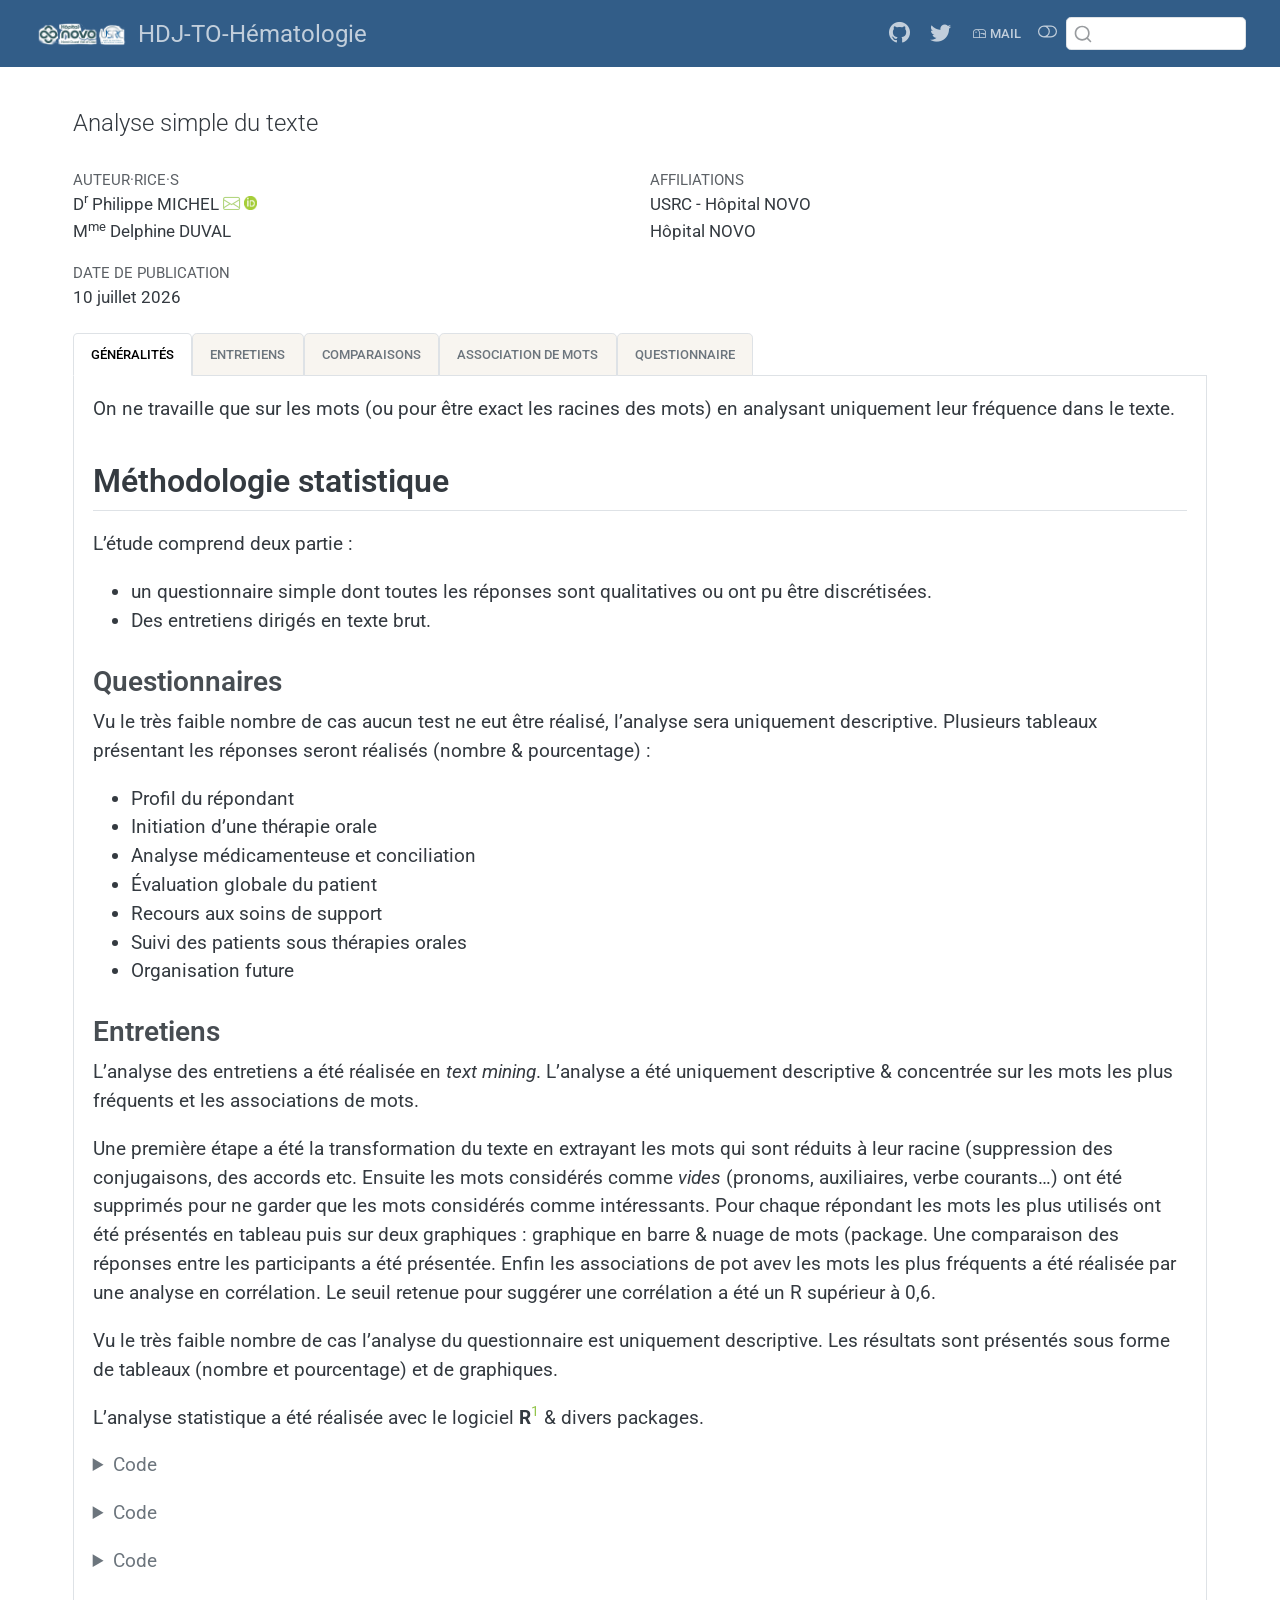
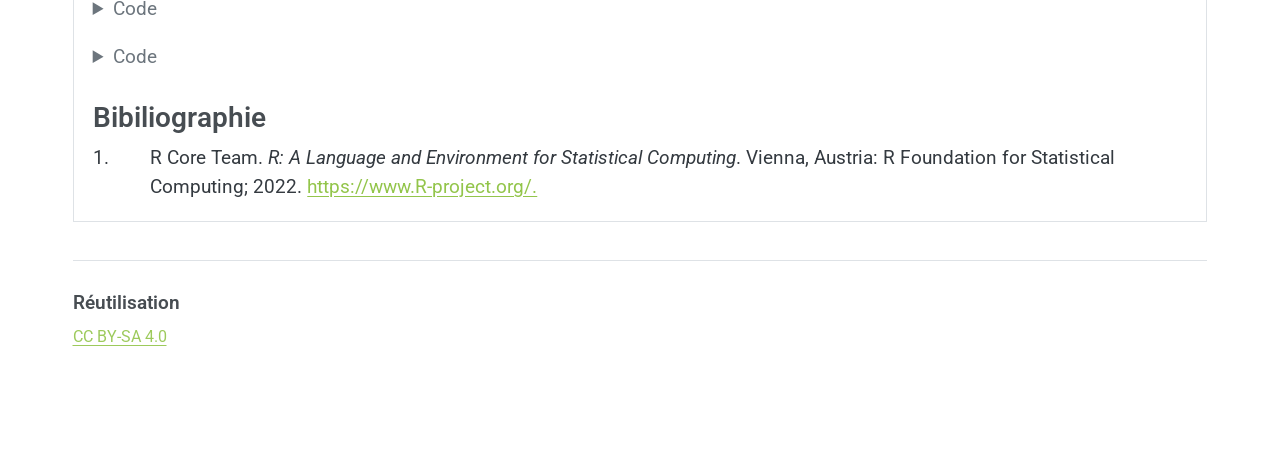
<file: docs/index.html>
<!DOCTYPE html>
<html xmlns="http://www.w3.org/1999/xhtml" lang="fr" xml:lang="fr"><head>

<meta charset="utf-8">
<meta name="generator" content="quarto-1.8.25">

<meta name="viewport" content="width=device-width, initial-scale=1.0, user-scalable=yes">

<meta name="author" content="Dr Philippe MICHEL">
<meta name="author" content="Mme Delphine DUVAL">

<title>HDJ-TO-Hématologie</title>
<style>
code{white-space: pre-wrap;}
span.smallcaps{font-variant: small-caps;}
div.columns{display: flex; gap: min(4vw, 1.5em);}
div.column{flex: auto; overflow-x: auto;}
div.hanging-indent{margin-left: 1.5em; text-indent: -1.5em;}
ul.task-list{list-style: none;}
ul.task-list li input[type="checkbox"] {
  width: 0.8em;
  margin: 0 0.8em 0.2em -1em; /* quarto-specific, see https://github.com/quarto-dev/quarto-cli/issues/4556 */ 
  vertical-align: middle;
}
/* CSS for syntax highlighting */
html { -webkit-text-size-adjust: 100%; }
pre > code.sourceCode { white-space: pre; position: relative; }
pre > code.sourceCode > span { display: inline-block; line-height: 1.25; }
pre > code.sourceCode > span:empty { height: 1.2em; }
.sourceCode { overflow: visible; }
code.sourceCode > span { color: inherit; text-decoration: inherit; }
div.sourceCode { margin: 1em 0; }
pre.sourceCode { margin: 0; }
@media screen {
div.sourceCode { overflow: auto; }
}
@media print {
pre > code.sourceCode { white-space: pre-wrap; }
pre > code.sourceCode > span { text-indent: -5em; padding-left: 5em; }
}
pre.numberSource code
  { counter-reset: source-line 0; }
pre.numberSource code > span
  { position: relative; left: -4em; counter-increment: source-line; }
pre.numberSource code > span > a:first-child::before
  { content: counter(source-line);
    position: relative; left: -1em; text-align: right; vertical-align: baseline;
    border: none; display: inline-block;
    -webkit-touch-callout: none; -webkit-user-select: none;
    -khtml-user-select: none; -moz-user-select: none;
    -ms-user-select: none; user-select: none;
    padding: 0 4px; width: 4em;
  }
pre.numberSource { margin-left: 3em;  padding-left: 4px; }
div.sourceCode
  {   }
@media screen {
pre > code.sourceCode > span > a:first-child::before { text-decoration: underline; }
}
/* CSS for citations */
div.csl-bib-body { }
div.csl-entry {
  clear: both;
}
.hanging-indent div.csl-entry {
  margin-left:2em;
  text-indent:-2em;
}
div.csl-left-margin {
  min-width:2em;
  float:left;
}
div.csl-right-inline {
  margin-left:2em;
  padding-left:1em;
}
div.csl-indent {
  margin-left: 2em;
}</style>


<script src="site_libs/quarto-nav/quarto-nav.js"></script>
<script src="site_libs/quarto-nav/headroom.min.js"></script>
<script src="site_libs/clipboard/clipboard.min.js"></script>
<script src="site_libs/quarto-search/autocomplete.umd.js"></script>
<script src="site_libs/quarto-search/fuse.min.js"></script>
<script src="site_libs/quarto-search/quarto-search.js"></script>
<meta name="quarto:offset" content="./">
<script src="site_libs/quarto-html/quarto.js" type="module"></script>
<script src="site_libs/quarto-html/tabsets/tabsets.js" type="module"></script>
<script src="site_libs/quarto-html/axe/axe-check.js" type="module"></script>
<script src="site_libs/quarto-html/popper.min.js"></script>
<script src="site_libs/quarto-html/tippy.umd.min.js"></script>
<script src="site_libs/quarto-html/anchor.min.js"></script>
<link href="site_libs/quarto-html/tippy.css" rel="stylesheet">
<link href="site_libs/quarto-html/quarto-syntax-highlighting-29987c632d9c708eba81ba88d1291502.css" rel="stylesheet" class="quarto-color-scheme" id="quarto-text-highlighting-styles">
<link href="site_libs/quarto-html/quarto-syntax-highlighting-dark-1df33b310b25e824b5acc70bcebddb02.css" rel="stylesheet" class="quarto-color-scheme quarto-color-alternate" id="quarto-text-highlighting-styles">
<link href="site_libs/quarto-html/quarto-syntax-highlighting-29987c632d9c708eba81ba88d1291502.css" rel="stylesheet" class="quarto-color-scheme-extra" id="quarto-text-highlighting-styles">
<script src="site_libs/bootstrap/bootstrap.min.js"></script>
<link href="site_libs/bootstrap/bootstrap-icons.css" rel="stylesheet">
<link href="site_libs/bootstrap/bootstrap-157be6307936f0d3f175a451fc4cf7bf.min.css" rel="stylesheet" append-hash="true" class="quarto-color-scheme" id="quarto-bootstrap" data-mode="light">
<link href="site_libs/bootstrap/bootstrap-dark-de59febc8b4c15ca6b344932d65a776b.min.css" rel="stylesheet" append-hash="true" class="quarto-color-scheme quarto-color-alternate" id="quarto-bootstrap" data-mode="dark">
<link href="site_libs/bootstrap/bootstrap-157be6307936f0d3f175a451fc4cf7bf.min.css" rel="stylesheet" append-hash="true" class="quarto-color-scheme-extra" id="quarto-bootstrap" data-mode="light">
<script id="quarto-search-options" type="application/json">{
  "location": "sidebar",
  "copy-button": false,
  "collapse-after": 3,
  "panel-placement": "start",
  "type": "textbox",
  "limit": 50,
  "keyboard-shortcut": [
    "f",
    "/",
    "s"
  ],
  "language": {
    "search-no-results-text": "Pas de résultats",
    "search-matching-documents-text": "documents trouvés",
    "search-copy-link-title": "Copier le lien vers la recherche",
    "search-hide-matches-text": "Cacher les correspondances additionnelles",
    "search-more-match-text": "correspondance de plus dans ce document",
    "search-more-matches-text": "correspondances de plus dans ce document",
    "search-clear-button-title": "Effacer",
    "search-text-placeholder": "",
    "search-detached-cancel-button-title": "Annuler",
    "search-submit-button-title": "Envoyer",
    "search-label": "Recherche"
  }
}</script>
<script src="site_libs/kePrint-0.0.1/kePrint.js"></script>
<link href="site_libs/lightable-0.0.1/lightable.css" rel="stylesheet">
<link href="site_libs/htmltools-fill-0.5.9/fill.css" rel="stylesheet">
<script src="site_libs/htmlwidgets-1.6.4/htmlwidgets.js"></script>
<script src="site_libs/plotly-binding-4.12.0/plotly.js"></script>
<script src="site_libs/typedarray-0.1/typedarray.min.js"></script>
<script src="site_libs/jquery-3.5.1/jquery.min.js"></script>
<link href="site_libs/crosstalk-1.2.2/css/crosstalk.min.css" rel="stylesheet">
<script src="site_libs/crosstalk-1.2.2/js/crosstalk.min.js"></script>
<link href="site_libs/plotly-htmlwidgets-css-2.25.2/plotly-htmlwidgets.css" rel="stylesheet">
<script src="site_libs/plotly-main-2.25.2/plotly-latest.min.js"></script>


<meta property="og:title" content="HDJ-TO-Hématologie">
<meta property="og:description" content="Analyse simple du texte">
<meta property="og:image" content="[data-uri]">
<meta property="og:site_name" content="HDJ-TO-Hématologie">
<meta property="og:locale" content="fr_FR">
</head>

<body class="nav-fixed quarto-light"><script id="quarto-html-before-body" type="application/javascript">
    const toggleBodyColorMode = (bsSheetEl) => {
      const mode = bsSheetEl.getAttribute("data-mode");
      const bodyEl = window.document.querySelector("body");
      if (mode === "dark") {
        bodyEl.classList.add("quarto-dark");
        bodyEl.classList.remove("quarto-light");
      } else {
        bodyEl.classList.add("quarto-light");
        bodyEl.classList.remove("quarto-dark");
      }
    }
    const toggleBodyColorPrimary = () => {
      const bsSheetEl = window.document.querySelector("link#quarto-bootstrap:not([rel=disabled-stylesheet])");
      if (bsSheetEl) {
        toggleBodyColorMode(bsSheetEl);
      }
    }
    const setColorSchemeToggle = (alternate) => {
      const toggles = window.document.querySelectorAll('.quarto-color-scheme-toggle');
      for (let i=0; i < toggles.length; i++) {
        const toggle = toggles[i];
        if (toggle) {
          if (alternate) {
            toggle.classList.add("alternate");
          } else {
            toggle.classList.remove("alternate");
          }
        }
      }
    };
    const toggleColorMode = (alternate) => {
      // Switch the stylesheets
      const primaryStylesheets = window.document.querySelectorAll('link.quarto-color-scheme:not(.quarto-color-alternate)');
      const alternateStylesheets = window.document.querySelectorAll('link.quarto-color-scheme.quarto-color-alternate');
      manageTransitions('#quarto-margin-sidebar .nav-link', false);
      if (alternate) {
        // note: dark is layered on light, we don't disable primary!
        enableStylesheet(alternateStylesheets);
        for (const sheetNode of alternateStylesheets) {
          if (sheetNode.id === "quarto-bootstrap") {
            toggleBodyColorMode(sheetNode);
          }
        }
      } else {
        disableStylesheet(alternateStylesheets);
        enableStylesheet(primaryStylesheets)
        toggleBodyColorPrimary();
      }
      manageTransitions('#quarto-margin-sidebar .nav-link', true);
      // Switch the toggles
      setColorSchemeToggle(alternate)
      // Hack to workaround the fact that safari doesn't
      // properly recolor the scrollbar when toggling (#1455)
      if (navigator.userAgent.indexOf('Safari') > 0 && navigator.userAgent.indexOf('Chrome') == -1) {
        manageTransitions("body", false);
        window.scrollTo(0, 1);
        setTimeout(() => {
          window.scrollTo(0, 0);
          manageTransitions("body", true);
        }, 40);
      }
    }
    const disableStylesheet = (stylesheets) => {
      for (let i=0; i < stylesheets.length; i++) {
        const stylesheet = stylesheets[i];
        stylesheet.rel = 'disabled-stylesheet';
      }
    }
    const enableStylesheet = (stylesheets) => {
      for (let i=0; i < stylesheets.length; i++) {
        const stylesheet = stylesheets[i];
        if(stylesheet.rel !== 'stylesheet') { // for Chrome, which will still FOUC without this check
          stylesheet.rel = 'stylesheet';
        }
      }
    }
    const manageTransitions = (selector, allowTransitions) => {
      const els = window.document.querySelectorAll(selector);
      for (let i=0; i < els.length; i++) {
        const el = els[i];
        if (allowTransitions) {
          el.classList.remove('notransition');
        } else {
          el.classList.add('notransition');
        }
      }
    }
    const isFileUrl = () => {
      return window.location.protocol === 'file:';
    }
    const hasAlternateSentinel = () => {
      let styleSentinel = getColorSchemeSentinel();
      if (styleSentinel !== null) {
        return styleSentinel === "alternate";
      } else {
        return false;
      }
    }
    const setStyleSentinel = (alternate) => {
      const value = alternate ? "alternate" : "default";
      if (!isFileUrl()) {
        window.localStorage.setItem("quarto-color-scheme", value);
      } else {
        localAlternateSentinel = value;
      }
    }
    const getColorSchemeSentinel = () => {
      if (!isFileUrl()) {
        const storageValue = window.localStorage.getItem("quarto-color-scheme");
        return storageValue != null ? storageValue : localAlternateSentinel;
      } else {
        return localAlternateSentinel;
      }
    }
    const toggleGiscusIfUsed = (isAlternate, darkModeDefault) => {
      const baseTheme = document.querySelector('#giscus-base-theme')?.value ?? 'light';
      const alternateTheme = document.querySelector('#giscus-alt-theme')?.value ?? 'dark';
      let newTheme = '';
      if(authorPrefersDark) {
        newTheme = isAlternate ? baseTheme : alternateTheme;
      } else {
        newTheme = isAlternate ? alternateTheme : baseTheme;
      }
      const changeGiscusTheme = () => {
        // From: https://github.com/giscus/giscus/issues/336
        const sendMessage = (message) => {
          const iframe = document.querySelector('iframe.giscus-frame');
          if (!iframe) return;
          iframe.contentWindow.postMessage({ giscus: message }, 'https://giscus.app');
        }
        sendMessage({
          setConfig: {
            theme: newTheme
          }
        });
      }
      const isGiscussLoaded = window.document.querySelector('iframe.giscus-frame') !== null;
      if (isGiscussLoaded) {
        changeGiscusTheme();
      }
    };
    const authorPrefersDark = false;
    const darkModeDefault = authorPrefersDark;
      document.querySelector('link#quarto-text-highlighting-styles.quarto-color-scheme-extra').rel = 'disabled-stylesheet';
      document.querySelector('link#quarto-bootstrap.quarto-color-scheme-extra').rel = 'disabled-stylesheet';
    let localAlternateSentinel = darkModeDefault ? 'alternate' : 'default';
    // Dark / light mode switch
    window.quartoToggleColorScheme = () => {
      // Read the current dark / light value
      let toAlternate = !hasAlternateSentinel();
      toggleColorMode(toAlternate);
      setStyleSentinel(toAlternate);
      toggleGiscusIfUsed(toAlternate, darkModeDefault);
      window.dispatchEvent(new Event('resize'));
    };
    // Switch to dark mode if need be
    if (hasAlternateSentinel()) {
      toggleColorMode(true);
    } else {
      toggleColorMode(false);
    }
  </script>

<div id="quarto-search-results"></div>
  <header id="quarto-header" class="headroom fixed-top">
    <nav class="navbar navbar-expand-lg " data-bs-theme="dark">
      <div class="navbar-container container-fluid">
      <div class="navbar-brand-container mx-auto">
    <a href="./index.html" class="navbar-brand navbar-brand-logo">
    <img src="./novo_usrc.png" alt="" class="navbar-logo light-content">
    <img src="./novo_usrc.png" alt="" class="navbar-logo dark-content">
    </a>
    <a class="navbar-brand" href="./index.html">
    <span class="navbar-title">HDJ-TO-Hématologie</span>
    </a>
  </div>
            <div id="quarto-search" class="" title="Recherche"></div>
          <button class="navbar-toggler" type="button" data-bs-toggle="collapse" data-bs-target="#navbarCollapse" aria-controls="navbarCollapse" role="menu" aria-expanded="false" aria-label="Basculer la navigation" onclick="if (window.quartoToggleHeadroom) { window.quartoToggleHeadroom(); }">
  <span class="navbar-toggler-icon"></span>
</button>
          <div class="collapse navbar-collapse" id="navbarCollapse">
            <ul class="navbar-nav navbar-nav-scroll ms-auto">
  <li class="nav-item compact">
    <a class="nav-link" href="https://github.com/philippemichel"> <i class="bi bi-github" role="img">
</i> 
<span class="menu-text"></span></a>
  </li>  
  <li class="nav-item compact">
    <a class="nav-link" href="https://twitter.com/PhiippeMICHEL"> <i class="bi bi-twitter" role="img">
</i> 
<span class="menu-text"></span></a>
  </li>  
  <li class="nav-item">
    <a class="nav-link" href="mailto:philippe.michel@ght-novo.fr"> <i class="bi bi-mailbox" role="img">
</i> 
<span class="menu-text">mail</span></a>
  </li>  
</ul>
          </div> <!-- /navcollapse -->
            <div class="quarto-navbar-tools">
  <a href="" class="quarto-color-scheme-toggle quarto-navigation-tool  px-1" onclick="window.quartoToggleColorScheme(); return false;" title="Basculer le mode sombre"><i class="bi"></i></a>
</div>
      </div> <!-- /container-fluid -->
    </nav>
</header>
<!-- content -->
<div id="quarto-content" class="quarto-container page-columns page-rows-contents page-layout-full page-navbar">
<!-- sidebar -->
<!-- margin-sidebar -->
    
<!-- main -->
<main class="content column-page" id="quarto-document-content">


<header id="title-block-header" class="quarto-title-block default">
<div class="quarto-title">
<p class="subtitle lead">Analyse simple du texte</p>
</div>


<div class="quarto-title-meta-author column-page">
  <div class="quarto-title-meta-heading">Auteur·rice·s</div>
  <div class="quarto-title-meta-heading">Affiliations</div>
  
    <div class="quarto-title-meta-contents">
    <p class="author">D<sup>r</sup> Philippe MICHEL <a href="mailto:philippe.michel@ght-novo.fr" class="quarto-title-author-email"><i class="bi bi-envelope"></i></a> <a href="https://orcid.org/0000-0003-2392-7186" class="quarto-title-author-orcid"> <img src="[data-uri]"></a></p>
  </div>
  <div class="quarto-title-meta-contents">
        <p class="affiliation">
            USRC - Hôpital NOVO
          </p>
      </div>
    <div class="quarto-title-meta-contents">
    <p class="author">M<sup>me</sup> Delphine DUVAL </p>
  </div>
  <div class="quarto-title-meta-contents">
        <p class="affiliation">
            Hôpital NOVO
          </p>
      </div>
  </div>

<div class="quarto-title-meta column-page">

      
    <div>
    <div class="quarto-title-meta-heading">Date de publication</div>
    <div class="quarto-title-meta-contents">
      <p class="date">10 juillet 2026</p>
    </div>
  </div>
  
    
  </div>
  


</header>


<div class="tabset-margin-container"></div><div class="panel-tabset">
<ul class="nav nav-tabs" role="tablist"><li class="nav-item" role="presentation"><a class="nav-link active" id="tabset-3-1-tab" data-bs-toggle="tab" data-bs-target="#tabset-3-1" role="tab" aria-controls="tabset-3-1" aria-selected="true" href="">Généralités</a></li><li class="nav-item" role="presentation"><a class="nav-link" id="tabset-3-2-tab" data-bs-toggle="tab" data-bs-target="#tabset-3-2" role="tab" aria-controls="tabset-3-2" aria-selected="false" href="">Entretiens</a></li><li class="nav-item" role="presentation"><a class="nav-link" id="tabset-3-3-tab" data-bs-toggle="tab" data-bs-target="#tabset-3-3" role="tab" aria-controls="tabset-3-3" aria-selected="false" href="">Comparaisons</a></li><li class="nav-item" role="presentation"><a class="nav-link" id="tabset-3-4-tab" data-bs-toggle="tab" data-bs-target="#tabset-3-4" role="tab" aria-controls="tabset-3-4" aria-selected="false" href="">Association de mots</a></li><li class="nav-item" role="presentation"><a class="nav-link" id="tabset-3-5-tab" data-bs-toggle="tab" data-bs-target="#tabset-3-5" role="tab" aria-controls="tabset-3-5" aria-selected="false" href="">Questionnaire</a></li></ul>
<div class="tab-content">
<div id="tabset-3-1" class="tab-pane active" role="tabpanel" aria-labelledby="tabset-3-1-tab">
<p>On ne travaille que sur les mots (ou pour être exact les racines des mots) en analysant uniquement leur fréquence dans le texte.</p>
<section id="méthodologie-statistique" class="level2">
<h2 class="anchored" data-anchor-id="méthodologie-statistique">Méthodologie statistique</h2>
<p>L’étude comprend deux partie :</p>
<ul>
<li>un questionnaire simple dont toutes les réponses sont qualitatives ou ont pu être discrétisées.</li>
<li>Des entretiens dirigés en texte brut.</li>
</ul>
<section id="questionnaires" class="level3">
<h3 class="anchored" data-anchor-id="questionnaires">Questionnaires</h3>
<p>Vu le très faible nombre de cas aucun test ne eut être réalisé, l’analyse sera uniquement descriptive. Plusieurs tableaux présentant les réponses seront réalisés (nombre &amp; pourcentage) :</p>
<ul>
<li>Profil du répondant</li>
<li>Initiation d’une thérapie orale</li>
<li>Analyse médicamenteuse et conciliation</li>
<li>Évaluation globale du patient</li>
<li>Recours aux soins de support</li>
<li>Suivi des patients sous thérapies orales</li>
<li>Organisation future</li>
</ul>
</section>
<section id="entretiens" class="level3">
<h3 class="anchored" data-anchor-id="entretiens">Entretiens</h3>
<p>L’analyse des entretiens a été réalisée en <em>text mining</em>. L’analyse a été uniquement descriptive &amp; concentrée sur les mots les plus fréquents et les associations de mots.</p>
<p>Une première étape a été la transformation du texte en extrayant les mots qui sont réduits à leur racine (suppression des conjugaisons, des accords etc. Ensuite les mots considérés comme <em>vides</em> (pronoms, auxiliaires, verbe courants…) ont été supprimés pour ne garder que les mots considérés comme intéressants. Pour chaque répondant les mots les plus utilisés ont été présentés en tableau puis sur deux graphiques : graphique en barre &amp; nuage de mots (package. Une comparaison des réponses entre les participants a été présentée. Enfin les associations de pot avev les mots les plus fréquents a été réalisée par une analyse en corrélation. Le seuil retenue pour suggérer une corrélation a été un R supérieur à 0,6.</p>
<p>Vu le très faible nombre de cas l’analyse du questionnaire est uniquement descriptive. Les résultats sont présentés sous forme de tableaux (nombre et pourcentage) et de graphiques.</p>
<p>L’analyse statistique a été réalisée avec le logiciel <strong>R</strong><span class="citation" data-cites="rstat"><sup><a href="#ref-rstat" role="doc-biblioref">1</a></sup></span> &amp; divers packages.</p>
<div class="cell">
<details class="code-fold">
<summary>Code</summary>
<div class="code-copy-outer-scaffold"><div class="sourceCode cell-code" id="cb1"><pre class="sourceCode r code-with-copy"><code class="sourceCode r"><span id="cb1-1"><a href="#cb1-1" aria-hidden="true" tabindex="-1"></a><span class="fu">rm</span>(<span class="at">list =</span> <span class="fu">ls</span>())</span>
<span id="cb1-2"><a href="#cb1-2" aria-hidden="true" tabindex="-1"></a></span>
<span id="cb1-3"><a href="#cb1-3" aria-hidden="true" tabindex="-1"></a><span class="fu">library</span>(<span class="st">"tidyverse"</span>)</span>
<span id="cb1-4"><a href="#cb1-4" aria-hidden="true" tabindex="-1"></a><span class="fu">library</span>(<span class="st">"dplyr"</span>)</span>
<span id="cb1-5"><a href="#cb1-5" aria-hidden="true" tabindex="-1"></a><span class="fu">library</span>(<span class="st">"readODS"</span>)</span>
<span id="cb1-6"><a href="#cb1-6" aria-hidden="true" tabindex="-1"></a><span class="fu">library</span>(<span class="st">"gtsummary"</span>)</span>
<span id="cb1-7"><a href="#cb1-7" aria-hidden="true" tabindex="-1"></a><span class="fu">library</span>(<span class="st">"kableExtra"</span>)</span>
<span id="cb1-8"><a href="#cb1-8" aria-hidden="true" tabindex="-1"></a><span class="fu">library</span>(<span class="st">"plotly"</span>)</span>
<span id="cb1-9"><a href="#cb1-9" aria-hidden="true" tabindex="-1"></a><span class="fu">library</span>(<span class="st">"tm"</span>)</span>
<span id="cb1-10"><a href="#cb1-10" aria-hidden="true" tabindex="-1"></a><span class="fu">library</span>(<span class="st">"proustr"</span>)</span>
<span id="cb1-11"><a href="#cb1-11" aria-hidden="true" tabindex="-1"></a><span class="fu">library</span>(<span class="st">"ggsci"</span>)</span>
<span id="cb1-12"><a href="#cb1-12" aria-hidden="true" tabindex="-1"></a><span class="fu">library</span>(<span class="st">"tidytext"</span>)</span>
<span id="cb1-13"><a href="#cb1-13" aria-hidden="true" tabindex="-1"></a><span class="fu">library</span>(<span class="st">"SnowballC"</span>)</span>
<span id="cb1-14"><a href="#cb1-14" aria-hidden="true" tabindex="-1"></a><span class="fu">library</span>(<span class="st">"ggwordcloud"</span>)</span>
<span id="cb1-15"><a href="#cb1-15" aria-hidden="true" tabindex="-1"></a><span class="fu">library</span>(<span class="st">"RColorBrewer"</span>)</span>
<span id="cb1-16"><a href="#cb1-16" aria-hidden="true" tabindex="-1"></a><span class="fu">library</span>(<span class="st">"baseph"</span>)</span>
<span id="cb1-17"><a href="#cb1-17" aria-hidden="true" tabindex="-1"></a><span class="fu">library</span>(<span class="st">"ggstats"</span>)</span>
<span id="cb1-18"><a href="#cb1-18" aria-hidden="true" tabindex="-1"></a></span>
<span id="cb1-19"><a href="#cb1-19" aria-hidden="true" tabindex="-1"></a>expx <span class="ot">&lt;-</span> <span class="cn">FALSE</span></span>
<span id="cb1-20"><a href="#cb1-20" aria-hidden="true" tabindex="-1"></a>classeur <span class="ot">&lt;-</span> <span class="st">"hdjto.ods"</span></span>
<span id="cb1-21"><a href="#cb1-21" aria-hidden="true" tabindex="-1"></a><span class="co">#</span></span>
<span id="cb1-22"><a href="#cb1-22" aria-hidden="true" tabindex="-1"></a><span class="fu">theme_gtsummary_language</span>(<span class="at">language =</span> <span class="st">"fr"</span>, <span class="at">decimal.mark =</span> <span class="st">","</span>)</span>
<span id="cb1-23"><a href="#cb1-23" aria-hidden="true" tabindex="-1"></a><span class="co"># theme_gtsummary_journal(journal = "jama")</span></span>
<span id="cb1-24"><a href="#cb1-24" aria-hidden="true" tabindex="-1"></a><span class="fu">options</span>(<span class="at">OutDec =</span> <span class="st">","</span>)</span></code></pre></div><button title="Copier vers le presse-papier" class="code-copy-button"><i class="bi"></i></button></div>
</details>
</div>
<div class="cell">
<details class="code-fold">
<summary>Code</summary>
<div class="code-copy-outer-scaffold"><div class="sourceCode cell-code" id="cb2"><pre class="sourceCode r code-with-copy"><code class="sourceCode r"><span id="cb2-1"><a href="#cb2-1" aria-hidden="true" tabindex="-1"></a>tt <span class="ot">&lt;-</span> <span class="cn">NULL</span></span>
<span id="cb2-2"><a href="#cb2-2" aria-hidden="true" tabindex="-1"></a>htdoc <span class="ot">&lt;-</span> <span class="cn">NULL</span></span>
<span id="cb2-3"><a href="#cb2-3" aria-hidden="true" tabindex="-1"></a>nn <span class="ot">&lt;-</span> <span class="dv">0</span></span>
<span id="cb2-4"><a href="#cb2-4" aria-hidden="true" tabindex="-1"></a>prof <span class="ot">&lt;-</span> <span class="fu">c</span>(<span class="st">"IDE en consultation"</span>, <span class="st">"Assistante sociale"</span>, </span>
<span id="cb2-5"><a href="#cb2-5" aria-hidden="true" tabindex="-1"></a>          <span class="st">"Cadre supérieure de santé"</span>, <span class="st">"Pharmacien 1"</span>,</span>
<span id="cb2-6"><a href="#cb2-6" aria-hidden="true" tabindex="-1"></a>          <span class="st">"Pharmacien 2"</span>, <span class="st">"Cadre faisant fonction"</span>,</span>
<span id="cb2-7"><a href="#cb2-7" aria-hidden="true" tabindex="-1"></a>          <span class="st">"Hématologue"</span>, <span class="st">"Secrétaire médicale"</span>)</span>
<span id="cb2-8"><a href="#cb2-8" aria-hidden="true" tabindex="-1"></a></span>
<span id="cb2-9"><a href="#cb2-9" aria-hidden="true" tabindex="-1"></a>mesmots <span class="ot">&lt;-</span> <span class="fu">as_tibble</span>(<span class="fu">c</span>(<span class="st">"c'est"</span>, <span class="st">"ça"</span>, <span class="st">"donc"</span>, <span class="st">"fait"</span>, <span class="st">"parce"</span>,</span>
<span id="cb2-10"><a href="#cb2-10" aria-hidden="true" tabindex="-1"></a>                       <span class="st">"peut"</span>,<span class="st">"quand"</span>,<span class="st">"c'et"</span>,<span class="st">"ca"</span>,<span class="st">"qu’il"</span>, <span class="st">"être"</span>, <span class="st">"puis"</span>, <span class="st">"aussi"</span>, <span class="st">"plus"</span>, <span class="st">"fois"</span>, <span class="st">"là"</span>, <span class="st">"sous"</span>,</span>
<span id="cb2-11"><a href="#cb2-11" aria-hidden="true" tabindex="-1"></a>             <span class="st">"après"</span>, <span class="st">"peux"</span>, <span class="st">"alors"</span>, <span class="st">"beaucoup"</span>, <span class="st">"comme"</span>, <span class="st">"quil"</span>,</span>
<span id="cb2-12"><a href="#cb2-12" aria-hidden="true" tabindex="-1"></a>             <span class="st">"faut"</span>, <span class="st">"voilà"</span>, <span class="st">"j'ai"</span>, <span class="st">"n’est"</span>, <span class="st">"vont"</span>,<span class="st">"oui"</span>, <span class="st">"peutêtr"</span>,</span>
<span id="cb2-13"><a href="#cb2-13" aria-hidden="true" tabindex="-1"></a>             <span class="st">"ben"</span>, <span class="st">"peu"</span>, <span class="st">"tout"</span>, <span class="st">"car"</span>, <span class="st">"quelqu"</span>,<span class="st">"qu'on"</span>,</span>
<span id="cb2-14"><a href="#cb2-14" aria-hidden="true" tabindex="-1"></a>             <span class="st">"qu'il"</span>,<span class="st">"c’est"</span>, <span class="st">"qu’on"</span>,<span class="st">"j’ai"</span>, <span class="st">"qu'el"</span>, <span class="st">"peuvent"</span>, <span class="st">"ell"</span>,</span>
<span id="cb2-15"><a href="#cb2-15" aria-hidden="true" tabindex="-1"></a>             <span class="st">"aller"</span>, <span class="st">"donné"</span>, <span class="st">"ver"</span>, <span class="st">"doit"</span>, <span class="st">"donc"</span>, <span class="st">"dirai"</span>,</span>
<span id="cb2-16"><a href="#cb2-16" aria-hidden="true" tabindex="-1"></a>             <span class="st">"puisqu"</span>,<span class="st">"ell"</span>,<span class="st">"vraiment"</span>, <span class="st">"évidem"</span>, <span class="st">"non"</span>,<span class="st">"jai"</span>, <span class="st">"sai"</span>,<span class="st">"déjà"</span>, <span class="st">"qu'il"</span>, <span class="st">"n'y"</span>, <span class="st">"qu'on"</span>, <span class="st">"n’ai"</span>,<span class="st">"n’y"</span>, <span class="st">"tous"</span>, <span class="st">"avoir"</span>,<span class="st">"estc"</span>, <span class="st">"autr"</span>, <span class="st">"..."</span>, <span class="st">"quon"</span>, <span class="st">"ouai"</span>, <span class="st">"entr"</span>, <span class="st">"dire"</span>, <span class="st">"dirai"</span> ,<span class="st">"commen"</span>, <span class="st">"voi"</span>))</span>
<span id="cb2-17"><a href="#cb2-17" aria-hidden="true" tabindex="-1"></a></span>
<span id="cb2-18"><a href="#cb2-18" aria-hidden="true" tabindex="-1"></a></span>
<span id="cb2-19"><a href="#cb2-19" aria-hidden="true" tabindex="-1"></a><span class="cf">for</span>(nt <span class="cf">in</span> <span class="dv">1</span><span class="sc">:</span><span class="dv">8</span>){</span>
<span id="cb2-20"><a href="#cb2-20" aria-hidden="true" tabindex="-1"></a>nomtxt <span class="ot">&lt;-</span> <span class="fu">paste0</span>(<span class="st">"datas/entretien"</span>,nt,<span class="st">".txt"</span>)</span>
<span id="cb2-21"><a href="#cb2-21" aria-hidden="true" tabindex="-1"></a>texte <span class="ot">&lt;-</span> readr<span class="sc">::</span><span class="fu">read_file</span>(nomtxt)</span>
<span id="cb2-22"><a href="#cb2-22" aria-hidden="true" tabindex="-1"></a>profession <span class="ot">&lt;-</span> prof[nt]</span>
<span id="cb2-23"><a href="#cb2-23" aria-hidden="true" tabindex="-1"></a>ll <span class="ot">&lt;-</span> <span class="fu">c</span>(nt,profession,texte)</span>
<span id="cb2-24"><a href="#cb2-24" aria-hidden="true" tabindex="-1"></a>tt <span class="ot">&lt;-</span> <span class="fu">rbind</span>(tt,ll)</span>
<span id="cb2-25"><a href="#cb2-25" aria-hidden="true" tabindex="-1"></a>}</span>
<span id="cb2-26"><a href="#cb2-26" aria-hidden="true" tabindex="-1"></a>stopw <span class="ot">&lt;-</span> <span class="fu">proust_stopwords</span>()</span>
<span id="cb2-27"><a href="#cb2-27" aria-hidden="true" tabindex="-1"></a>stopw <span class="ot">&lt;-</span> stopw<span class="sc">$</span>word</span>
<span id="cb2-28"><a href="#cb2-28" aria-hidden="true" tabindex="-1"></a></span>
<span id="cb2-29"><a href="#cb2-29" aria-hidden="true" tabindex="-1"></a>tt <span class="ot">&lt;-</span> <span class="fu">as_tibble</span>(tt)</span>
<span id="cb2-30"><a href="#cb2-30" aria-hidden="true" tabindex="-1"></a><span class="fu">names</span>(tt) <span class="ot">&lt;-</span> <span class="fu">c</span>(<span class="st">"id"</span>, <span class="st">"profession"</span>, <span class="st">"texte"</span>)</span>
<span id="cb2-31"><a href="#cb2-31" aria-hidden="true" tabindex="-1"></a></span>
<span id="cb2-32"><a href="#cb2-32" aria-hidden="true" tabindex="-1"></a><span class="co"># Racines, mots significatifs, suppression des mots vide</span></span>
<span id="cb2-33"><a href="#cb2-33" aria-hidden="true" tabindex="-1"></a></span>
<span id="cb2-34"><a href="#cb2-34" aria-hidden="true" tabindex="-1"></a>zz <span class="ot">&lt;-</span> tt <span class="sc">|&gt;</span> </span>
<span id="cb2-35"><a href="#cb2-35" aria-hidden="true" tabindex="-1"></a>tidytext<span class="sc">::</span><span class="fu">unnest_tokens</span>(<span class="at">output=</span><span class="st">"mots"</span>,</span>
<span id="cb2-36"><a href="#cb2-36" aria-hidden="true" tabindex="-1"></a>                        <span class="at">input=</span>texte,</span>
<span id="cb2-37"><a href="#cb2-37" aria-hidden="true" tabindex="-1"></a>                        <span class="at">token=</span><span class="st">"words"</span>) <span class="sc">|&gt;</span> </span>
<span id="cb2-38"><a href="#cb2-38" aria-hidden="true" tabindex="-1"></a>  <span class="fu">anti_join</span>(proustr<span class="sc">::</span><span class="fu">proust_stopwords</span>(),<span class="at">by=</span><span class="fu">c</span>(<span class="st">"mots"</span><span class="ot">=</span><span class="st">"word"</span>)) <span class="sc">|&gt;</span> </span>
<span id="cb2-39"><a href="#cb2-39" aria-hidden="true" tabindex="-1"></a>  <span class="fu">anti_join</span>(<span class="fu">as_tibble</span>(mesmots),<span class="at">by=</span><span class="fu">c</span>(<span class="st">"mots"</span><span class="ot">=</span><span class="st">"value"</span>)) <span class="sc">|&gt;</span> </span>
<span id="cb2-40"><a href="#cb2-40" aria-hidden="true" tabindex="-1"></a>  dplyr<span class="sc">::</span><span class="fu">filter</span>(<span class="sc">!</span>mots <span class="sc">%in%</span> mesmots<span class="sc">$</span>value) <span class="sc">|&gt;</span> </span>
<span id="cb2-41"><a href="#cb2-41" aria-hidden="true" tabindex="-1"></a>  dplyr<span class="sc">::</span><span class="fu">filter</span>(<span class="sc">!</span>mots <span class="sc">%in%</span> <span class="fu">get_stopwords</span>(<span class="st">"fr"</span>)<span class="sc">$</span>word) <span class="sc">|&gt;</span> </span>
<span id="cb2-42"><a href="#cb2-42" aria-hidden="true" tabindex="-1"></a>  <span class="fu">mutate</span>(<span class="at">mots =</span> <span class="fu">wordStem</span>(mots, <span class="at">language =</span> <span class="st">"fr"</span>))</span></code></pre></div><button title="Copier vers le presse-papier" class="code-copy-button"><i class="bi"></i></button></div>
</details>
</div>
<div class="cell">
<details class="code-fold">
<summary>Code</summary>
<div class="code-copy-outer-scaffold"><div class="sourceCode cell-code" id="cb3"><pre class="sourceCode r code-with-copy"><code class="sourceCode r"><span id="cb3-1"><a href="#cb3-1" aria-hidden="true" tabindex="-1"></a>tabfq <span class="ot">&lt;-</span> <span class="cf">function</span>(dd){</span>
<span id="cb3-2"><a href="#cb3-2" aria-hidden="true" tabindex="-1"></a><span class="fu">kbl</span>(<span class="fu">head</span>(dd, <span class="dv">10</span>)) <span class="sc">|&gt;</span></span>
<span id="cb3-3"><a href="#cb3-3" aria-hidden="true" tabindex="-1"></a>  <span class="fu">kable_material</span>(<span class="fu">c</span>(<span class="st">"striped"</span>, <span class="st">"hover"</span>))</span>
<span id="cb3-4"><a href="#cb3-4" aria-hidden="true" tabindex="-1"></a>} <span class="sc">|&gt;</span> </span>
<span id="cb3-5"><a href="#cb3-5" aria-hidden="true" tabindex="-1"></a>   <span class="fu">kable_styling</span>(<span class="at">fixed_thead =</span> <span class="cn">TRUE</span>) <span class="sc">|&gt;</span> </span>
<span id="cb3-6"><a href="#cb3-6" aria-hidden="true" tabindex="-1"></a>    <span class="fu">scroll_box</span>(<span class="at">width =</span> <span class="st">"100%"</span>, <span class="at">height =</span> <span class="st">"80%"</span>)</span></code></pre></div><button title="Copier vers le presse-papier" class="code-copy-button"><i class="bi"></i></button></div>
</details>
</div>
<div class="cell">
<details class="code-fold">
<summary>Code</summary>
<div class="code-copy-outer-scaffold"><div class="sourceCode cell-code" id="cb4"><pre class="sourceCode r code-with-copy"><code class="sourceCode r"><span id="cb4-1"><a href="#cb4-1" aria-hidden="true" tabindex="-1"></a>nuage <span class="ot">&lt;-</span> <span class="cf">function</span>(<span class="at">d =</span> docs){</span>
<span id="cb4-2"><a href="#cb4-2" aria-hidden="true" tabindex="-1"></a>zz <span class="sc">|&gt;</span> </span>
<span id="cb4-3"><a href="#cb4-3" aria-hidden="true" tabindex="-1"></a>  <span class="fu">count</span>(mots, <span class="at">sort =</span> <span class="cn">TRUE</span>) <span class="sc">|&gt;</span> </span>
<span id="cb4-4"><a href="#cb4-4" aria-hidden="true" tabindex="-1"></a>  <span class="fu">head</span>(<span class="dv">20</span>) <span class="sc">|&gt;</span> </span>
<span id="cb4-5"><a href="#cb4-5" aria-hidden="true" tabindex="-1"></a>  <span class="fu">ggplot</span>() <span class="sc">+</span></span>
<span id="cb4-6"><a href="#cb4-6" aria-hidden="true" tabindex="-1"></a>    <span class="fu">theme_grey</span>() <span class="sc">+</span></span>
<span id="cb4-7"><a href="#cb4-7" aria-hidden="true" tabindex="-1"></a>  <span class="fu">aes</span>(<span class="at">label =</span> mots, <span class="at">size=</span> n, <span class="at">color =</span> n) <span class="sc">+</span></span>
<span id="cb4-8"><a href="#cb4-8" aria-hidden="true" tabindex="-1"></a>  <span class="fu">geom_text_wordcloud</span>(<span class="at">grid_size =</span> <span class="dv">20</span>) <span class="sc">+</span></span>
<span id="cb4-9"><a href="#cb4-9" aria-hidden="true" tabindex="-1"></a>   <span class="fu">scale_size_area</span>(<span class="at">max_size =</span> <span class="dv">20</span>) <span class="sc">+</span></span>
<span id="cb4-10"><a href="#cb4-10" aria-hidden="true" tabindex="-1"></a> <span class="fu">scale_color_viridis_c</span>(<span class="at">option =</span> <span class="st">"turbo"</span>, <span class="at">direction =</span> <span class="dv">1</span>) <span class="sc">+</span></span>
<span id="cb4-11"><a href="#cb4-11" aria-hidden="true" tabindex="-1"></a>  <span class="fu">theme</span>(</span>
<span id="cb4-12"><a href="#cb4-12" aria-hidden="true" tabindex="-1"></a>    <span class="at">legend.position =</span> <span class="st">"none"</span>,</span>
<span id="cb4-13"><a href="#cb4-13" aria-hidden="true" tabindex="-1"></a>    <span class="at">plot.title =</span> <span class="fu">element_text</span>(<span class="at">size =</span> <span class="dv">14</span>, <span class="at">face =</span> <span class="st">"bold"</span>),</span>
<span id="cb4-14"><a href="#cb4-14" aria-hidden="true" tabindex="-1"></a>    <span class="at">plot.subtitle =</span> <span class="fu">element_text</span>(<span class="at">size =</span> <span class="dv">12</span>),</span>
<span id="cb4-15"><a href="#cb4-15" aria-hidden="true" tabindex="-1"></a>    <span class="at">axis.title.y.right =</span> <span class="fu">element_blank</span>(),</span>
<span id="cb4-16"><a href="#cb4-16" aria-hidden="true" tabindex="-1"></a>    <span class="at">legend.title =</span> <span class="fu">element_text</span>(<span class="at">size =</span> <span class="dv">12</span>),</span>
<span id="cb4-17"><a href="#cb4-17" aria-hidden="true" tabindex="-1"></a>    <span class="at">axis.title.y =</span> <span class="fu">element_blank</span>(),</span>
<span id="cb4-18"><a href="#cb4-18" aria-hidden="true" tabindex="-1"></a>    <span class="at">axis.text.x =</span> <span class="fu">element_blank</span>(),</span>
<span id="cb4-19"><a href="#cb4-19" aria-hidden="true" tabindex="-1"></a>    <span class="at">axis.text.y =</span> <span class="fu">element_blank</span>()</span>
<span id="cb4-20"><a href="#cb4-20" aria-hidden="true" tabindex="-1"></a>  )</span>
<span id="cb4-21"><a href="#cb4-21" aria-hidden="true" tabindex="-1"></a>} </span></code></pre></div><button title="Copier vers le presse-papier" class="code-copy-button"><i class="bi"></i></button></div>
</details>
</div>
<div class="cell">
<details class="code-fold">
<summary>Code</summary>
<div class="code-copy-outer-scaffold"><div class="sourceCode cell-code" id="cb5"><pre class="sourceCode r code-with-copy"><code class="sourceCode r"><span id="cb5-1"><a href="#cb5-1" aria-hidden="true" tabindex="-1"></a>figfq <span class="ot">&lt;-</span> <span class="cf">function</span>(<span class="at">d =</span> docs,<span class="at">nmax =</span> <span class="dv">6</span>){</span>
<span id="cb5-2"><a href="#cb5-2" aria-hidden="true" tabindex="-1"></a>  gg <span class="ot">&lt;-</span> d <span class="sc">|&gt;</span> </span>
<span id="cb5-3"><a href="#cb5-3" aria-hidden="true" tabindex="-1"></a>  dplyr<span class="sc">::</span><span class="fu">filter</span>(n <span class="sc">&gt;</span> nmax) <span class="sc">|&gt;</span> </span>
<span id="cb5-4"><a href="#cb5-4" aria-hidden="true" tabindex="-1"></a>  <span class="fu">ggplot</span>() <span class="sc">+</span></span>
<span id="cb5-5"><a href="#cb5-5" aria-hidden="true" tabindex="-1"></a>  <span class="fu">aes</span>(<span class="at">x =</span> <span class="fu">fct_reorder</span>(mots,n, <span class="at">.desc =</span> <span class="cn">FALSE</span>), <span class="at">y =</span> n, <span class="at">fill =</span> n) <span class="sc">+</span></span>
<span id="cb5-6"><a href="#cb5-6" aria-hidden="true" tabindex="-1"></a>  <span class="fu">geom_bar</span>(<span class="at">stat=</span><span class="st">"identity"</span>) <span class="sc">+</span></span>
<span id="cb5-7"><a href="#cb5-7" aria-hidden="true" tabindex="-1"></a>  <span class="fu">labs</span>(</span>
<span id="cb5-8"><a href="#cb5-8" aria-hidden="true" tabindex="-1"></a>    <span class="at">title =</span> <span class="st">"Mots les plus fréquents - IDE en consultation"</span>,</span>
<span id="cb5-9"><a href="#cb5-9" aria-hidden="true" tabindex="-1"></a>    <span class="at">y =</span> <span class="st">"Fréquence"</span>,</span>
<span id="cb5-10"><a href="#cb5-10" aria-hidden="true" tabindex="-1"></a>    <span class="at">caption =</span> <span class="st">"Nombre d'occurence des mots significatifs (réduits à leur racine)  les plus fréquents."</span>,</span>
<span id="cb5-11"><a href="#cb5-11" aria-hidden="true" tabindex="-1"></a>  ) <span class="sc">+</span></span>
<span id="cb5-12"><a href="#cb5-12" aria-hidden="true" tabindex="-1"></a>  <span class="fu">theme_light</span>() <span class="sc">+</span></span>
<span id="cb5-13"><a href="#cb5-13" aria-hidden="true" tabindex="-1"></a>   <span class="fu">scale_color_viridis_c</span>(<span class="at">option =</span> <span class="st">"turbo"</span>, <span class="at">direction =</span> <span class="dv">1</span>) <span class="sc">+</span></span>
<span id="cb5-14"><a href="#cb5-14" aria-hidden="true" tabindex="-1"></a>  <span class="fu">theme</span>(</span>
<span id="cb5-15"><a href="#cb5-15" aria-hidden="true" tabindex="-1"></a>    <span class="at">plot.title =</span> <span class="fu">element_text</span>(<span class="at">size =</span> <span class="dv">14</span>, <span class="at">face =</span> <span class="st">"bold"</span>),</span>
<span id="cb5-16"><a href="#cb5-16" aria-hidden="true" tabindex="-1"></a>    <span class="at">plot.subtitle =</span> <span class="fu">element_text</span>(<span class="at">size =</span> <span class="dv">12</span>),</span>
<span id="cb5-17"><a href="#cb5-17" aria-hidden="true" tabindex="-1"></a>    <span class="at">axis.title.y.right =</span> <span class="fu">element_blank</span>(),</span>
<span id="cb5-18"><a href="#cb5-18" aria-hidden="true" tabindex="-1"></a>    <span class="at">legend.title =</span> <span class="fu">element_text</span>(<span class="at">size =</span> <span class="dv">12</span>),</span>
<span id="cb5-19"><a href="#cb5-19" aria-hidden="true" tabindex="-1"></a>    <span class="at">axis.title.y =</span> <span class="fu">element_blank</span>(),</span>
<span id="cb5-20"><a href="#cb5-20" aria-hidden="true" tabindex="-1"></a>    <span class="at">axis.text.x =</span> <span class="fu">element_text</span>(<span class="at">size =</span> <span class="dv">12</span>),</span>
<span id="cb5-21"><a href="#cb5-21" aria-hidden="true" tabindex="-1"></a>    <span class="at">axis.text.y =</span> <span class="fu">element_text</span>(<span class="at">size =</span> <span class="dv">12</span>),</span>
<span id="cb5-22"><a href="#cb5-22" aria-hidden="true" tabindex="-1"></a>    <span class="at">legend.position =</span> <span class="st">"none"</span>) <span class="sc">+</span></span>
<span id="cb5-23"><a href="#cb5-23" aria-hidden="true" tabindex="-1"></a>    <span class="fu">coord_flip</span>() </span>
<span id="cb5-24"><a href="#cb5-24" aria-hidden="true" tabindex="-1"></a>  </span>
<span id="cb5-25"><a href="#cb5-25" aria-hidden="true" tabindex="-1"></a><span class="fu">ggplotly</span>(gg)</span>
<span id="cb5-26"><a href="#cb5-26" aria-hidden="true" tabindex="-1"></a>}</span></code></pre></div><button title="Copier vers le presse-papier" class="code-copy-button"><i class="bi"></i></button></div>
</details>
</div>
</section>
<section id="bibiliographie" class="level3">
<h3 class="anchored" data-anchor-id="bibiliographie">Bibiliographie</h3>
<div id="refs" class="references csl-bib-body" role="list">
<div id="ref-rstat" class="csl-entry" role="listitem">
<div class="csl-left-margin">1. </div><div class="csl-right-inline">R Core Team. <em>R: A Language and Environment for Statistical Computing</em>. Vienna, Austria: R Foundation for Statistical Computing; 2022. <a href="https://www.R-project.org/">https://www.R-project.org/.</a></div>
</div>
</div>
</section>
</section>
</div>
<div id="tabset-3-2" class="tab-pane" role="tabpanel" aria-labelledby="tabset-3-2-tab">
<div class="tabset-margin-container"></div><div class="panel-tabset" data-group="Entretiens">
<ul class="nav nav-tabs" role="tablist"><li class="nav-item" role="presentation"><a class="nav-link active" id="tabset-1-1-tab" data-bs-toggle="tab" data-bs-target="#tabset-1-1" role="tab" aria-controls="tabset-1-1" aria-selected="true" href="">IDE en consultation</a></li><li class="nav-item" role="presentation"><a class="nav-link" id="tabset-1-2-tab" data-bs-toggle="tab" data-bs-target="#tabset-1-2" role="tab" aria-controls="tabset-1-2" aria-selected="false" href="">Assistante sociale</a></li><li class="nav-item" role="presentation"><a class="nav-link" id="tabset-1-3-tab" data-bs-toggle="tab" data-bs-target="#tabset-1-3" role="tab" aria-controls="tabset-1-3" aria-selected="false" href="">Cadre supérieure de santé</a></li><li class="nav-item" role="presentation"><a class="nav-link" id="tabset-1-4-tab" data-bs-toggle="tab" data-bs-target="#tabset-1-4" role="tab" aria-controls="tabset-1-4" aria-selected="false" href="">Pharmacien 1</a></li><li class="nav-item" role="presentation"><a class="nav-link" id="tabset-1-5-tab" data-bs-toggle="tab" data-bs-target="#tabset-1-5" role="tab" aria-controls="tabset-1-5" aria-selected="false" href="">Pharmacien 2</a></li><li class="nav-item" role="presentation"><a class="nav-link" id="tabset-1-6-tab" data-bs-toggle="tab" data-bs-target="#tabset-1-6" role="tab" aria-controls="tabset-1-6" aria-selected="false" href="">Cadre faisant fonction</a></li><li class="nav-item" role="presentation"><a class="nav-link" id="tabset-1-7-tab" data-bs-toggle="tab" data-bs-target="#tabset-1-7" role="tab" aria-controls="tabset-1-7" aria-selected="false" href="">Hématologue</a></li><li class="nav-item" role="presentation"><a class="nav-link" id="tabset-1-8-tab" data-bs-toggle="tab" data-bs-target="#tabset-1-8" role="tab" aria-controls="tabset-1-8" aria-selected="false" href="">Secrétaire médicale</a></li></ul>
<div class="tab-content" data-group="Entretiens">
<div id="tabset-1-1" class="tab-pane active" role="tabpanel" aria-labelledby="tabset-1-1-tab">
<div class="cell">
<details class="code-fold">
<summary>Code</summary>
<div class="code-copy-outer-scaffold"><div class="sourceCode cell-code" id="cb6"><pre class="sourceCode r code-with-copy"><code class="sourceCode r"><span id="cb6-1"><a href="#cb6-1" aria-hidden="true" tabindex="-1"></a>nn <span class="ot">&lt;-</span> nn <span class="sc">+</span><span class="dv">1</span></span>
<span id="cb6-2"><a href="#cb6-2" aria-hidden="true" tabindex="-1"></a>nprof <span class="ot">=</span> prof[nn]</span>
<span id="cb6-3"><a href="#cb6-3" aria-hidden="true" tabindex="-1"></a>docs <span class="ot">&lt;-</span> zz <span class="sc">|&gt;</span> </span>
<span id="cb6-4"><a href="#cb6-4" aria-hidden="true" tabindex="-1"></a>  dplyr<span class="sc">::</span><span class="fu">filter</span>(profession <span class="sc">==</span> nprof) <span class="sc">|&gt;</span> </span>
<span id="cb6-5"><a href="#cb6-5" aria-hidden="true" tabindex="-1"></a>  dplyr<span class="sc">::</span><span class="fu">count</span>(mots, <span class="at">sort =</span> <span class="cn">TRUE</span>)</span></code></pre></div><button title="Copier vers le presse-papier" class="code-copy-button"><i class="bi"></i></button></div>
</details>
</div>
<div class="cell">
<details class="code-fold">
<summary>Code</summary>
<div class="code-copy-outer-scaffold"><div class="sourceCode cell-code" id="cb7"><pre class="sourceCode r code-with-copy"><code class="sourceCode r"><span id="cb7-1"><a href="#cb7-1" aria-hidden="true" tabindex="-1"></a><span class="fu">tabfq</span>(docs)</span></code></pre></div><button title="Copier vers le presse-papier" class="code-copy-button"><i class="bi"></i></button></div>
</details>
<div id="tbl-MOTS1" class="cell quarto-float quarto-figure quarto-figure-center anchored">
<figure class="quarto-float quarto-float-tbl figure">
<figcaption class="quarto-float-caption-top quarto-float-caption quarto-float-tbl" id="tbl-MOTS1-caption-0ceaefa1-69ba-4598-a22c-09a6ac19f8ca">
Table&nbsp;1: Mots les plus fréquents - IDE en consultation
</figcaption>
<div aria-describedby="tbl-MOTS1-caption-0ceaefa1-69ba-4598-a22c-09a6ac19f8ca">
<div class="cell-output-display">
<div style="border: 1px solid #ddd; padding: 0px; overflow-y: scroll; height:80%; overflow-x: scroll; width:100%; ">
<table class="lightable-material lightable-striped lightable-hover table do-not-create-environment cell caption-top table-sm table-striped small">
<thead>
<tr class="header">
<th data-quarto-table-cell-role="th" style="text-align: left; position: sticky; top: 0; background-color: #FFFFFF; position: sticky; top: 0; background-color: #FFFFFF;">mots</th>
<th data-quarto-table-cell-role="th" style="text-align: right; position: sticky; top: 0; background-color: #FFFFFF; position: sticky; top: 0; background-color: #FFFFFF;">n</th>
</tr>
</thead>
<tbody>
<tr class="odd">
<td style="text-align: left;">patient</td>
<td style="text-align: right;">34</td>
</tr>
<tr class="even">
<td style="text-align: left;">médecin</td>
<td style="text-align: right;">21</td>
</tr>
<tr class="odd">
<td style="text-align: left;">consult</td>
<td style="text-align: right;">17</td>
</tr>
<tr class="even">
<td style="text-align: left;">trait</td>
<td style="text-align: right;">17</td>
</tr>
<tr class="odd">
<td style="text-align: left;">oral</td>
<td style="text-align: right;">13</td>
</tr>
<tr class="even">
<td style="text-align: left;">thérap</td>
<td style="text-align: right;">12</td>
</tr>
<tr class="odd">
<td style="text-align: left;">effet</td>
<td style="text-align: right;">8</td>
</tr>
<tr class="even">
<td style="text-align: left;">ger</td>
<td style="text-align: right;">8</td>
</tr>
<tr class="odd">
<td style="text-align: left;">secondair</td>
<td style="text-align: right;">8</td>
</tr>
<tr class="even">
<td style="text-align: left;">annonc</td>
<td style="text-align: right;">7</td>
</tr>
</tbody>
</table>
</div>
</div>
</div>
</figure>
</div>
</div>
<div class="cell">
<details class="code-fold">
<summary>Code</summary>
<div class="code-copy-outer-scaffold"><div class="sourceCode cell-code" id="cb8"><pre class="sourceCode r code-with-copy"><code class="sourceCode r"><span id="cb8-1"><a href="#cb8-1" aria-hidden="true" tabindex="-1"></a><span class="fu">nuage</span>(docs)</span></code></pre></div><button title="Copier vers le presse-papier" class="code-copy-button"><i class="bi"></i></button></div>
</details>
<div class="cell-output-display">
<div id="fig-nuage1" class="quarto-float quarto-figure quarto-figure-center anchored" alt="Mots les plus fréquents - IDE en consultation. Les valeurs sont dans le tableau précédent">
<figure class="quarto-float quarto-float-fig figure">
<div aria-describedby="fig-nuage1-caption-0ceaefa1-69ba-4598-a22c-09a6ac19f8ca">
<img src="index_files/figure-html/fig-nuage1-1.png" class="img-fluid figure-img" alt="Mots les plus fréquents - IDE en consultation. Les valeurs sont dans le tableau précédent" width="672">
</div>
<figcaption class="quarto-float-caption-bottom quarto-float-caption quarto-float-fig" id="fig-nuage1-caption-0ceaefa1-69ba-4598-a22c-09a6ac19f8ca">
Figure&nbsp;1: Mots les plus fréquents - IDE en consultation
</figcaption>
</figure>
</div>
</div>
</div>
<div class="cell">
<details class="code-fold">
<summary>Code</summary>
<div class="code-copy-outer-scaffold"><div class="sourceCode cell-code" id="cb9"><pre class="sourceCode r code-with-copy"><code class="sourceCode r"><span id="cb9-1"><a href="#cb9-1" aria-hidden="true" tabindex="-1"></a><span class="fu">figfq</span>()</span></code></pre></div><button title="Copier vers le presse-papier" class="code-copy-button"><i class="bi"></i></button></div>
</details>
<div id="fig-MOTS1" class="cell-output-display quarto-float quarto-figure quarto-figure-center anchored">
<figure class="quarto-float quarto-float-fig figure">
<div aria-describedby="fig-MOTS1-caption-0ceaefa1-69ba-4598-a22c-09a6ac19f8ca">
<div class="plotly html-widget html-fill-item" id="htmlwidget-6d0d1c02c8f67e8abef2" style="width:100%;height:464px;"></div>
<script type="application/json" data-for="htmlwidget-6d0d1c02c8f67e8abef2">{"x":{"data":[{"orientation":"h","width":[0.89999999999999991,0.90000000000000013,0.90000000000000036,0.90000000000000036],"base":[0,0,0,0],"x":[7,7,7,7],"y":[1,2,3,4],"text":["fct_reorder(mots, n, .desc = FALSE): annonc<br />n:  7<br />n:  7","fct_reorder(mots, n, .desc = FALSE): demand<br />n:  7<br />n:  7","fct_reorder(mots, n, .desc = FALSE): forc<br />n:  7<br />n:  7","fct_reorder(mots, n, .desc = FALSE): vrai<br />n:  7<br />n:  7"],"type":"bar","textposition":"none","marker":{"autocolorscale":false,"color":"rgba(19,43,67,1)","line":{"width":1.8897637795275593,"color":"transparent"}},"showlegend":false,"xaxis":"x","yaxis":"y","hoverinfo":"text","frame":null},{"orientation":"h","width":[0.90000000000000036,0.90000000000000036,0.90000000000000036],"base":[0,0,0],"x":[8,8,8],"y":[5,6,7],"text":["fct_reorder(mots, n, .desc = FALSE): effet<br />n:  8<br />n:  8","fct_reorder(mots, n, .desc = FALSE): ger<br />n:  8<br />n:  8","fct_reorder(mots, n, .desc = FALSE): secondair<br />n:  8<br />n:  8"],"type":"bar","textposition":"none","marker":{"autocolorscale":false,"color":"rgba(21,47,73,1)","line":{"width":1.8897637795275593,"color":"transparent"}},"showlegend":false,"xaxis":"x","yaxis":"y","hoverinfo":"text","frame":null},{"orientation":"h","width":0.89999999999999947,"base":0,"x":[12],"y":[8],"text":"fct_reorder(mots, n, .desc = FALSE): thérap<br />n: 12<br />n: 12","type":"bar","textposition":"none","marker":{"autocolorscale":false,"color":"rgba(30,65,97,1)","line":{"width":1.8897637795275593,"color":"transparent"}},"showlegend":false,"xaxis":"x","yaxis":"y","hoverinfo":"text","frame":null},{"orientation":"h","width":0.89999999999999858,"base":0,"x":[13],"y":[9],"text":"fct_reorder(mots, n, .desc = FALSE): oral<br />n: 13<br />n: 13","type":"bar","textposition":"none","marker":{"autocolorscale":false,"color":"rgba(33,70,103,1)","line":{"width":1.8897637795275593,"color":"transparent"}},"showlegend":false,"xaxis":"x","yaxis":"y","hoverinfo":"text","frame":null},{"orientation":"h","width":[0.89999999999999858,0.89999999999999858],"base":[0,0],"x":[17,17],"y":[10,11],"text":["fct_reorder(mots, n, .desc = FALSE): consult<br />n: 17<br />n: 17","fct_reorder(mots, n, .desc = FALSE): trait<br />n: 17<br />n: 17"],"type":"bar","textposition":"none","marker":{"autocolorscale":false,"color":"rgba(42,89,129,1)","line":{"width":1.8897637795275593,"color":"transparent"}},"showlegend":false,"xaxis":"x","yaxis":"y","hoverinfo":"text","frame":null},{"orientation":"h","width":0.89999999999999858,"base":0,"x":[21],"y":[12],"text":"fct_reorder(mots, n, .desc = FALSE): médecin<br />n: 21<br />n: 21","type":"bar","textposition":"none","marker":{"autocolorscale":false,"color":"rgba(52,109,155,1)","line":{"width":1.8897637795275593,"color":"transparent"}},"showlegend":false,"xaxis":"x","yaxis":"y","hoverinfo":"text","frame":null},{"orientation":"h","width":0.89999999999999858,"base":0,"x":[34],"y":[13],"text":"fct_reorder(mots, n, .desc = FALSE): patient<br />n: 34<br />n: 34","type":"bar","textposition":"none","marker":{"autocolorscale":false,"color":"rgba(86,177,247,1)","line":{"width":1.8897637795275593,"color":"transparent"}},"showlegend":false,"xaxis":"x","yaxis":"y","hoverinfo":"text","frame":null}],"layout":{"margin":{"t":41.90286425902864,"r":7.3059360730593621,"b":41.511000415110004,"l":82.689912826899132},"plot_bgcolor":"rgba(255,255,255,1)","paper_bgcolor":"rgba(255,255,255,1)","font":{"color":"rgba(0,0,0,1)","family":"","size":14.611872146118724},"title":{"text":"<b> Mots les plus fréquents - IDE en consultation <\/b>","font":{"color":"rgba(0,0,0,1)","family":"","size":18.596928185969279},"x":0,"xref":"paper"},"xaxis":{"domain":[0,1],"automargin":true,"type":"linear","autorange":false,"range":[-1.7000000000000002,35.700000000000003],"tickmode":"array","ticktext":["0","10","20","30"],"tickvals":[2.2204460492503131e-16,10,20,30],"categoryorder":"array","categoryarray":["0","10","20","30"],"nticks":null,"ticks":"outside","tickcolor":"rgba(179,179,179,1)","ticklen":3.6529680365296811,"tickwidth":0.33208800332088001,"showticklabels":true,"tickfont":{"color":"rgba(77,77,77,1)","family":"","size":15.940224159402243},"tickangle":-0,"showline":false,"linecolor":null,"linewidth":0,"showgrid":true,"gridcolor":"rgba(222,222,222,1)","gridwidth":0.33208800332088001,"zeroline":false,"anchor":"y","title":{"text":"Fréquence","font":{"color":"rgba(0,0,0,1)","family":"","size":14.611872146118724}},"hoverformat":".2f"},"yaxis":{"domain":[0,1],"automargin":true,"type":"linear","autorange":false,"range":[0.40000000000000002,13.6],"tickmode":"array","ticktext":["annonc","demand","forc","vrai","effet","ger","secondair","thérap","oral","consult","trait","médecin","patient"],"tickvals":[1,2,3,4,5,6,7,8,9,10,11,12,13],"categoryorder":"array","categoryarray":["annonc","demand","forc","vrai","effet","ger","secondair","thérap","oral","consult","trait","médecin","patient"],"nticks":null,"ticks":"outside","tickcolor":"rgba(179,179,179,1)","ticklen":3.6529680365296811,"tickwidth":0.33208800332088001,"showticklabels":true,"tickfont":{"color":"rgba(77,77,77,1)","family":"","size":15.940224159402243},"tickangle":-0,"showline":false,"linecolor":null,"linewidth":0,"showgrid":true,"gridcolor":"rgba(222,222,222,1)","gridwidth":0.33208800332088001,"zeroline":false,"anchor":"x","title":{"text":"","font":{"color":null,"family":null,"size":0}},"hoverformat":".2f"},"shapes":[{"type":"rect","fillcolor":"rgba(255,255,255,1)","line":{"color":"rgba(179,179,179,1)","width":0.66417600664176002,"linetype":"solid"},"yref":"paper","xref":"paper","layer":"below","x0":0,"x1":1,"y0":0,"y1":1}],"showlegend":false,"legend":{"bgcolor":"rgba(255,255,255,1)","bordercolor":"transparent","borderwidth":1.8897637795275593,"font":{"color":"rgba(0,0,0,1)","family":"","size":11.68949771689498}},"hovermode":"closest","barmode":"relative"},"config":{"doubleClick":"reset","modeBarButtonsToAdd":["hoverclosest","hovercompare"],"showSendToCloud":false},"source":"A","attrs":{"3eb140317f91":{"x":{},"y":{},"fill":{},"type":"bar"}},"cur_data":"3eb140317f91","visdat":{"3eb140317f91":["function (y) ","x"]},"highlight":{"on":"plotly_click","persistent":false,"dynamic":false,"selectize":false,"opacityDim":0.20000000000000001,"selected":{"opacity":1},"debounce":0},"shinyEvents":["plotly_hover","plotly_click","plotly_selected","plotly_relayout","plotly_brushed","plotly_brushing","plotly_clickannotation","plotly_doubleclick","plotly_deselect","plotly_afterplot","plotly_sunburstclick"],"base_url":"https://plot.ly"},"evals":[],"jsHooks":[]}</script>
</div>
<figcaption class="quarto-float-caption-bottom quarto-float-caption quarto-float-fig" id="fig-MOTS1-caption-0ceaefa1-69ba-4598-a22c-09a6ac19f8ca">
Figure&nbsp;2: Mots les plus fréquents - IDE en consultation
</figcaption>
</figure>
</div>
</div>
</div>
<div id="tabset-1-2" class="tab-pane" role="tabpanel" aria-labelledby="tabset-1-2-tab">
<div id="tbl-mots2" class="cell quarto-float quarto-figure quarto-figure-center anchored">
<figure class="quarto-float quarto-float-tbl figure">
<figcaption class="quarto-float-caption-top quarto-float-caption quarto-float-tbl" id="tbl-mots2-caption-0ceaefa1-69ba-4598-a22c-09a6ac19f8ca">
Table&nbsp;2: Mots les plus fréquents - Assistante sociale
</figcaption>
<div aria-describedby="tbl-mots2-caption-0ceaefa1-69ba-4598-a22c-09a6ac19f8ca">
<details class="code-fold">
<summary>Code</summary>
<div class="code-copy-outer-scaffold"><div class="sourceCode cell-code" id="cb10"><pre class="sourceCode r code-with-copy"><code class="sourceCode r"><span id="cb10-1"><a href="#cb10-1" aria-hidden="true" tabindex="-1"></a>nn <span class="ot">&lt;-</span> nn <span class="sc">+</span><span class="dv">1</span></span>
<span id="cb10-2"><a href="#cb10-2" aria-hidden="true" tabindex="-1"></a>nprof <span class="ot">=</span> prof[nn]</span>
<span id="cb10-3"><a href="#cb10-3" aria-hidden="true" tabindex="-1"></a>docs <span class="ot">&lt;-</span> zz <span class="sc">|&gt;</span> </span>
<span id="cb10-4"><a href="#cb10-4" aria-hidden="true" tabindex="-1"></a>  dplyr<span class="sc">::</span><span class="fu">filter</span>(profession <span class="sc">==</span> nprof) <span class="sc">|&gt;</span> </span>
<span id="cb10-5"><a href="#cb10-5" aria-hidden="true" tabindex="-1"></a>  dplyr<span class="sc">::</span><span class="fu">count</span>(mots, <span class="at">sort =</span> <span class="cn">TRUE</span>)</span></code></pre></div><button title="Copier vers le presse-papier" class="code-copy-button"><i class="bi"></i></button></div>
</details>
</div>
</figure>
</div>
<div class="cell">
<details class="code-fold">
<summary>Code</summary>
<div class="code-copy-outer-scaffold"><div class="sourceCode cell-code" id="cb11"><pre class="sourceCode r code-with-copy"><code class="sourceCode r"><span id="cb11-1"><a href="#cb11-1" aria-hidden="true" tabindex="-1"></a><span class="fu">nuage</span>()</span></code></pre></div><button title="Copier vers le presse-papier" class="code-copy-button"><i class="bi"></i></button></div>
</details>
<div class="cell-output-display">
<div id="fig-nuage2" class="quarto-float quarto-figure quarto-figure-center anchored" alt="Mots les plus fréquents - Assistante sociale. Les valeurs sont dans le tableau précédent">
<figure class="quarto-float quarto-float-fig figure">
<div aria-describedby="fig-nuage2-caption-0ceaefa1-69ba-4598-a22c-09a6ac19f8ca">
<img src="index_files/figure-html/fig-nuage2-1.png" class="img-fluid figure-img" alt="Mots les plus fréquents - Assistante sociale. Les valeurs sont dans le tableau précédent" width="672">
</div>
<figcaption class="quarto-float-caption-bottom quarto-float-caption quarto-float-fig" id="fig-nuage2-caption-0ceaefa1-69ba-4598-a22c-09a6ac19f8ca">
Figure&nbsp;3: Mots les plus fréquents - Assistante sociale
</figcaption>
</figure>
</div>
</div>
</div>
<div class="cell">
<details class="code-fold">
<summary>Code</summary>
<div class="code-copy-outer-scaffold"><div class="sourceCode cell-code" id="cb12"><pre class="sourceCode r code-with-copy"><code class="sourceCode r"><span id="cb12-1"><a href="#cb12-1" aria-hidden="true" tabindex="-1"></a><span class="fu">figfq</span>(<span class="at">nmax =</span> <span class="dv">7</span>)</span></code></pre></div><button title="Copier vers le presse-papier" class="code-copy-button"><i class="bi"></i></button></div>
</details>
<div id="fig-mots2" class="cell-output-display quarto-float quarto-figure quarto-figure-center anchored">
<figure class="quarto-float quarto-float-fig figure">
<div aria-describedby="fig-mots2-caption-0ceaefa1-69ba-4598-a22c-09a6ac19f8ca">
<div class="plotly html-widget html-fill-item" id="htmlwidget-4767c18742b1d2d585be" style="width:100%;height:464px;"></div>
<script type="application/json" data-for="htmlwidget-4767c18742b1d2d585be">{"x":{"data":[{"orientation":"h","width":[0.89999999999999991,0.90000000000000013,0.90000000000000036,0.90000000000000036],"base":[0,0,0,0],"x":[8,8,8,8],"y":[1,2,3,4],"text":["fct_reorder(mots, n, .desc = FALSE): coup<br />n:  8<br />n:  8","fct_reorder(mots, n, .desc = FALSE): infirmi<br />n:  8<br />n:  8","fct_reorder(mots, n, .desc = FALSE): smr<br />n:  8<br />n:  8","fct_reorder(mots, n, .desc = FALSE): social<br />n:  8<br />n:  8"],"type":"bar","textposition":"none","marker":{"autocolorscale":false,"color":"rgba(19,43,67,1)","line":{"width":1.8897637795275593,"color":"transparent"}},"showlegend":false,"xaxis":"x","yaxis":"y","hoverinfo":"text","frame":null},{"orientation":"h","width":[0.90000000000000036,0.90000000000000036,0.90000000000000036,0.89999999999999947],"base":[0,0,0,0],"x":[9,9,9,9],"y":[5,6,7,8],"text":["fct_reorder(mots, n, .desc = FALSE): consult<br />n:  9<br />n:  9","fct_reorder(mots, n, .desc = FALSE): jour<br />n:  9<br />n:  9","fct_reorder(mots, n, .desc = FALSE): n’a<br />n:  9<br />n:  9","fct_reorder(mots, n, .desc = FALSE): trait<br />n:  9<br />n:  9"],"type":"bar","textposition":"none","marker":{"autocolorscale":false,"color":"rgba(22,49,75,1)","line":{"width":1.8897637795275593,"color":"transparent"}},"showlegend":false,"xaxis":"x","yaxis":"y","hoverinfo":"text","frame":null},{"orientation":"h","width":0.89999999999999858,"base":0,"x":[10],"y":[9],"text":"fct_reorder(mots, n, .desc = FALSE): voir<br />n: 10<br />n: 10","type":"bar","textposition":"none","marker":{"autocolorscale":false,"color":"rgba(25,54,82,1)","line":{"width":1.8897637795275593,"color":"transparent"}},"showlegend":false,"xaxis":"x","yaxis":"y","hoverinfo":"text","frame":null},{"orientation":"h","width":[0.89999999999999858,0.89999999999999858],"base":[0,0],"x":[11,11],"y":[10,11],"text":["fct_reorder(mots, n, .desc = FALSE): sais<br />n: 11<br />n: 11","fct_reorder(mots, n, .desc = FALSE): soin<br />n: 11<br />n: 11"],"type":"bar","textposition":"none","marker":{"autocolorscale":false,"color":"rgba(28,60,90,1)","line":{"width":1.8897637795275593,"color":"transparent"}},"showlegend":false,"xaxis":"x","yaxis":"y","hoverinfo":"text","frame":null},{"orientation":"h","width":0.89999999999999858,"base":0,"x":[13],"y":[12],"text":"fct_reorder(mots, n, .desc = FALSE): droit<br />n: 13<br />n: 13","type":"bar","textposition":"none","marker":{"autocolorscale":false,"color":"rgba(34,72,106,1)","line":{"width":1.8897637795275593,"color":"transparent"}},"showlegend":false,"xaxis":"x","yaxis":"y","hoverinfo":"text","frame":null},{"orientation":"h","width":[0.89999999999999858,0.89999999999999858],"base":[0,0],"x":[15,15],"y":[13,14],"text":["fct_reorder(mots, n, .desc = FALSE): servic<br />n: 15<br />n: 15","fct_reorder(mots, n, .desc = FALSE): voil<br />n: 15<br />n: 15"],"type":"bar","textposition":"none","marker":{"autocolorscale":false,"color":"rgba(40,84,122,1)","line":{"width":1.8897637795275593,"color":"transparent"}},"showlegend":false,"xaxis":"x","yaxis":"y","hoverinfo":"text","frame":null},{"orientation":"h","width":0.89999999999999858,"base":0,"x":[16],"y":[15],"text":"fct_reorder(mots, n, .desc = FALSE): médecin<br />n: 16<br />n: 16","type":"bar","textposition":"none","marker":{"autocolorscale":false,"color":"rgba(43,90,131,1)","line":{"width":1.8897637795275593,"color":"transparent"}},"showlegend":false,"xaxis":"x","yaxis":"y","hoverinfo":"text","frame":null},{"orientation":"h","width":0.89999999999999858,"base":0,"x":[17],"y":[16],"text":"fct_reorder(mots, n, .desc = FALSE): fair<br />n: 17<br />n: 17","type":"bar","textposition":"none","marker":{"autocolorscale":false,"color":"rgba(46,97,139,1)","line":{"width":1.8897637795275593,"color":"transparent"}},"showlegend":false,"xaxis":"x","yaxis":"y","hoverinfo":"text","frame":null},{"orientation":"h","width":0.89999999999999858,"base":0,"x":[29],"y":[17],"text":"fct_reorder(mots, n, .desc = FALSE): patient<br />n: 29<br />n: 29","type":"bar","textposition":"none","marker":{"autocolorscale":false,"color":"rgba(86,177,247,1)","line":{"width":1.8897637795275593,"color":"transparent"}},"showlegend":false,"xaxis":"x","yaxis":"y","hoverinfo":"text","frame":null}],"layout":{"margin":{"t":41.90286425902864,"r":7.3059360730593621,"b":41.511000415110004,"l":66.749688667496883},"plot_bgcolor":"rgba(255,255,255,1)","paper_bgcolor":"rgba(255,255,255,1)","font":{"color":"rgba(0,0,0,1)","family":"","size":14.611872146118724},"title":{"text":"<b> Mots les plus fréquents - IDE en consultation <\/b>","font":{"color":"rgba(0,0,0,1)","family":"","size":18.596928185969279},"x":0,"xref":"paper"},"xaxis":{"domain":[0,1],"automargin":true,"type":"linear","autorange":false,"range":[-1.4500000000000002,30.449999999999999],"tickmode":"array","ticktext":["0","10","20","30"],"tickvals":[0,10,20,30],"categoryorder":"array","categoryarray":["0","10","20","30"],"nticks":null,"ticks":"outside","tickcolor":"rgba(179,179,179,1)","ticklen":3.6529680365296811,"tickwidth":0.33208800332088001,"showticklabels":true,"tickfont":{"color":"rgba(77,77,77,1)","family":"","size":15.940224159402243},"tickangle":-0,"showline":false,"linecolor":null,"linewidth":0,"showgrid":true,"gridcolor":"rgba(222,222,222,1)","gridwidth":0.33208800332088001,"zeroline":false,"anchor":"y","title":{"text":"Fréquence","font":{"color":"rgba(0,0,0,1)","family":"","size":14.611872146118724}},"hoverformat":".2f"},"yaxis":{"domain":[0,1],"automargin":true,"type":"linear","autorange":false,"range":[0.40000000000000002,17.600000000000001],"tickmode":"array","ticktext":["coup","infirmi","smr","social","consult","jour","n’a","trait","voir","sais","soin","droit","servic","voil","médecin","fair","patient"],"tickvals":[1,2,3,4,5,6,7,8,9,10,11,12,13,14,15,16,17],"categoryorder":"array","categoryarray":["coup","infirmi","smr","social","consult","jour","n’a","trait","voir","sais","soin","droit","servic","voil","médecin","fair","patient"],"nticks":null,"ticks":"outside","tickcolor":"rgba(179,179,179,1)","ticklen":3.6529680365296811,"tickwidth":0.33208800332088001,"showticklabels":true,"tickfont":{"color":"rgba(77,77,77,1)","family":"","size":15.940224159402243},"tickangle":-0,"showline":false,"linecolor":null,"linewidth":0,"showgrid":true,"gridcolor":"rgba(222,222,222,1)","gridwidth":0.33208800332088001,"zeroline":false,"anchor":"x","title":{"text":"","font":{"color":null,"family":null,"size":0}},"hoverformat":".2f"},"shapes":[{"type":"rect","fillcolor":"rgba(255,255,255,1)","line":{"color":"rgba(179,179,179,1)","width":0.66417600664176002,"linetype":"solid"},"yref":"paper","xref":"paper","layer":"below","x0":0,"x1":1,"y0":0,"y1":1}],"showlegend":false,"legend":{"bgcolor":"rgba(255,255,255,1)","bordercolor":"transparent","borderwidth":1.8897637795275593,"font":{"color":"rgba(0,0,0,1)","family":"","size":11.68949771689498}},"hovermode":"closest","barmode":"relative"},"config":{"doubleClick":"reset","modeBarButtonsToAdd":["hoverclosest","hovercompare"],"showSendToCloud":false},"source":"A","attrs":{"3eb11979768a":{"x":{},"y":{},"fill":{},"type":"bar"}},"cur_data":"3eb11979768a","visdat":{"3eb11979768a":["function (y) ","x"]},"highlight":{"on":"plotly_click","persistent":false,"dynamic":false,"selectize":false,"opacityDim":0.20000000000000001,"selected":{"opacity":1},"debounce":0},"shinyEvents":["plotly_hover","plotly_click","plotly_selected","plotly_relayout","plotly_brushed","plotly_brushing","plotly_clickannotation","plotly_doubleclick","plotly_deselect","plotly_afterplot","plotly_sunburstclick"],"base_url":"https://plot.ly"},"evals":[],"jsHooks":[]}</script>
</div>
<figcaption class="quarto-float-caption-bottom quarto-float-caption quarto-float-fig" id="fig-mots2-caption-0ceaefa1-69ba-4598-a22c-09a6ac19f8ca">
Figure&nbsp;4: Mots les plus fréquents - Assistante sociale
</figcaption>
</figure>
</div>
</div>
</div>
<div id="tabset-1-3" class="tab-pane" role="tabpanel" aria-labelledby="tabset-1-3-tab">
<div id="tbl-mots3" class="cell quarto-float quarto-figure quarto-figure-center anchored">
<figure class="quarto-float quarto-float-tbl figure">
<figcaption class="quarto-float-caption-top quarto-float-caption quarto-float-tbl" id="tbl-mots3-caption-0ceaefa1-69ba-4598-a22c-09a6ac19f8ca">
Table&nbsp;3: Mots les plus fréquents - Cadre supérieure de santé
</figcaption>
<div aria-describedby="tbl-mots3-caption-0ceaefa1-69ba-4598-a22c-09a6ac19f8ca">
<details class="code-fold">
<summary>Code</summary>
<div class="code-copy-outer-scaffold"><div class="sourceCode cell-code" id="cb13"><pre class="sourceCode r code-with-copy"><code class="sourceCode r"><span id="cb13-1"><a href="#cb13-1" aria-hidden="true" tabindex="-1"></a>nn <span class="ot">&lt;-</span> nn <span class="sc">+</span><span class="dv">1</span></span>
<span id="cb13-2"><a href="#cb13-2" aria-hidden="true" tabindex="-1"></a>nprof <span class="ot">=</span> prof[nn]</span>
<span id="cb13-3"><a href="#cb13-3" aria-hidden="true" tabindex="-1"></a>docs <span class="ot">&lt;-</span> zz <span class="sc">|&gt;</span> </span>
<span id="cb13-4"><a href="#cb13-4" aria-hidden="true" tabindex="-1"></a>  dplyr<span class="sc">::</span><span class="fu">filter</span>(profession <span class="sc">==</span> nprof) <span class="sc">|&gt;</span> </span>
<span id="cb13-5"><a href="#cb13-5" aria-hidden="true" tabindex="-1"></a>  dplyr<span class="sc">::</span><span class="fu">count</span>(mots, <span class="at">sort =</span> <span class="cn">TRUE</span>)</span></code></pre></div><button title="Copier vers le presse-papier" class="code-copy-button"><i class="bi"></i></button></div>
</details>
</div>
</figure>
</div>
<div class="cell">
<details class="code-fold">
<summary>Code</summary>
<div class="code-copy-outer-scaffold"><div class="sourceCode cell-code" id="cb14"><pre class="sourceCode r code-with-copy"><code class="sourceCode r"><span id="cb14-1"><a href="#cb14-1" aria-hidden="true" tabindex="-1"></a><span class="fu">nuage</span>()</span></code></pre></div><button title="Copier vers le presse-papier" class="code-copy-button"><i class="bi"></i></button></div>
</details>
<div class="cell-output-display">
<div id="fig-nuage3" class="quarto-float quarto-figure quarto-figure-center anchored" alt="Mots les plus fréquents - Cadre supérieure de santé. Les valeurs sont dans le tableau précédent">
<figure class="quarto-float quarto-float-fig figure">
<div aria-describedby="fig-nuage3-caption-0ceaefa1-69ba-4598-a22c-09a6ac19f8ca">
<img src="index_files/figure-html/fig-nuage3-1.png" class="img-fluid figure-img" alt="Mots les plus fréquents - Cadre supérieure de santé. Les valeurs sont dans le tableau précédent" width="672">
</div>
<figcaption class="quarto-float-caption-bottom quarto-float-caption quarto-float-fig" id="fig-nuage3-caption-0ceaefa1-69ba-4598-a22c-09a6ac19f8ca">
Figure&nbsp;5: Mots les plus fréquents - Cadre supérieure de santé
</figcaption>
</figure>
</div>
</div>
</div>
<div class="cell">
<details class="code-fold">
<summary>Code</summary>
<div class="code-copy-outer-scaffold"><div class="sourceCode cell-code" id="cb15"><pre class="sourceCode r code-with-copy"><code class="sourceCode r"><span id="cb15-1"><a href="#cb15-1" aria-hidden="true" tabindex="-1"></a><span class="fu">figfq</span>(<span class="at">nmax =</span> <span class="dv">7</span>)</span></code></pre></div><button title="Copier vers le presse-papier" class="code-copy-button"><i class="bi"></i></button></div>
</details>
<div id="fig-MOTS3" class="cell-output-display quarto-float quarto-figure quarto-figure-center anchored">
<figure class="quarto-float quarto-float-fig figure">
<div aria-describedby="fig-MOTS3-caption-0ceaefa1-69ba-4598-a22c-09a6ac19f8ca">
<div class="plotly html-widget html-fill-item" id="htmlwidget-cadd5911c2385e978c0a" style="width:100%;height:464px;"></div>
<script type="application/json" data-for="htmlwidget-cadd5911c2385e978c0a">{"x":{"data":[{"orientation":"h","width":[0.89999999999999991,0.90000000000000013],"base":[0,0],"x":[8,8],"y":[1,2],"text":["fct_reorder(mots, n, .desc = FALSE): oral<br />n:  8<br />n:  8","fct_reorder(mots, n, .desc = FALSE): plac<br />n:  8<br />n:  8"],"type":"bar","textposition":"none","marker":{"autocolorscale":false,"color":"rgba(19,43,67,1)","line":{"width":1.8897637795275593,"color":"transparent"}},"showlegend":false,"xaxis":"x","yaxis":"y","hoverinfo":"text","frame":null},{"orientation":"h","width":[0.90000000000000036,0.90000000000000036,0.90000000000000036],"base":[0,0,0],"x":[9,9,9],"y":[3,4,5],"text":["fct_reorder(mots, n, .desc = FALSE): charg<br />n:  9<br />n:  9","fct_reorder(mots, n, .desc = FALSE): concern<br />n:  9<br />n:  9","fct_reorder(mots, n, .desc = FALSE): trait<br />n:  9<br />n:  9"],"type":"bar","textposition":"none","marker":{"autocolorscale":false,"color":"rgba(21,46,72,1)","line":{"width":1.8897637795275593,"color":"transparent"}},"showlegend":false,"xaxis":"x","yaxis":"y","hoverinfo":"text","frame":null},{"orientation":"h","width":[0.90000000000000036,0.89999999999999947,0.89999999999999858,0.90000000000000036],"base":[0,0,0,0],"x":[10,10,10,10],"y":[7,8,9,6],"text":["fct_reorder(mots, n, .desc = FALSE): part<br />n: 10<br />n: 10","fct_reorder(mots, n, .desc = FALSE): pris<br />n: 10<br />n: 10","fct_reorder(mots, n, .desc = FALSE): thérap<br />n: 10<br />n: 10","fct_reorder(mots, n, .desc = FALSE): évident<br />n: 10<br />n: 10"],"type":"bar","textposition":"none","marker":{"autocolorscale":false,"color":"rgba(23,50,76,1)","line":{"width":1.8897637795275593,"color":"transparent"}},"showlegend":false,"xaxis":"x","yaxis":"y","hoverinfo":"text","frame":null},{"orientation":"h","width":0.89999999999999858,"base":0,"x":[11],"y":[10],"text":"fct_reorder(mots, n, .desc = FALSE): suiv<br />n: 11<br />n: 11","type":"bar","textposition":"none","marker":{"autocolorscale":false,"color":"rgba(24,53,81,1)","line":{"width":1.8897637795275593,"color":"transparent"}},"showlegend":false,"xaxis":"x","yaxis":"y","hoverinfo":"text","frame":null},{"orientation":"h","width":0.89999999999999858,"base":0,"x":[14],"y":[11],"text":"fct_reorder(mots, n, .desc = FALSE): médecin<br />n: 14<br />n: 14","type":"bar","textposition":"none","marker":{"autocolorscale":false,"color":"rgba(30,64,96,1)","line":{"width":1.8897637795275593,"color":"transparent"}},"showlegend":false,"xaxis":"x","yaxis":"y","hoverinfo":"text","frame":null},{"orientation":"h","width":0.89999999999999858,"base":0,"x":[15],"y":[12],"text":"fct_reorder(mots, n, .desc = FALSE): parcour<br />n: 15<br />n: 15","type":"bar","textposition":"none","marker":{"autocolorscale":false,"color":"rgba(32,68,101,1)","line":{"width":1.8897637795275593,"color":"transparent"}},"showlegend":false,"xaxis":"x","yaxis":"y","hoverinfo":"text","frame":null},{"orientation":"h","width":0.89999999999999858,"base":0,"x":[17],"y":[13],"text":"fct_reorder(mots, n, .desc = FALSE): chos<br />n: 17<br />n: 17","type":"bar","textposition":"none","marker":{"autocolorscale":false,"color":"rgba(35,75,110,1)","line":{"width":1.8897637795275593,"color":"transparent"}},"showlegend":false,"xaxis":"x","yaxis":"y","hoverinfo":"text","frame":null},{"orientation":"h","width":0.89999999999999858,"base":0,"x":[25],"y":[14],"text":"fct_reorder(mots, n, .desc = FALSE): rapport<br />n: 25<br />n: 25","type":"bar","textposition":"none","marker":{"autocolorscale":false,"color":"rgba(51,106,152,1)","line":{"width":1.8897637795275593,"color":"transparent"}},"showlegend":false,"xaxis":"x","yaxis":"y","hoverinfo":"text","frame":null},{"orientation":"h","width":0.89999999999999858,"base":0,"x":[42],"y":[15],"text":"fct_reorder(mots, n, .desc = FALSE): patient<br />n: 42<br />n: 42","type":"bar","textposition":"none","marker":{"autocolorscale":false,"color":"rgba(86,177,247,1)","line":{"width":1.8897637795275593,"color":"transparent"}},"showlegend":false,"xaxis":"x","yaxis":"y","hoverinfo":"text","frame":null}],"layout":{"margin":{"t":41.90286425902864,"r":7.3059360730593621,"b":41.511000415110004,"l":66.749688667496883},"plot_bgcolor":"rgba(255,255,255,1)","paper_bgcolor":"rgba(255,255,255,1)","font":{"color":"rgba(0,0,0,1)","family":"","size":14.611872146118724},"title":{"text":"<b> Mots les plus fréquents - IDE en consultation <\/b>","font":{"color":"rgba(0,0,0,1)","family":"","size":18.596928185969279},"x":0,"xref":"paper"},"xaxis":{"domain":[0,1],"automargin":true,"type":"linear","autorange":false,"range":[-2.1000000000000001,44.100000000000001],"tickmode":"array","ticktext":["0","10","20","30","40"],"tickvals":[0,10,20,30,40],"categoryorder":"array","categoryarray":["0","10","20","30","40"],"nticks":null,"ticks":"outside","tickcolor":"rgba(179,179,179,1)","ticklen":3.6529680365296811,"tickwidth":0.33208800332088001,"showticklabels":true,"tickfont":{"color":"rgba(77,77,77,1)","family":"","size":15.940224159402243},"tickangle":-0,"showline":false,"linecolor":null,"linewidth":0,"showgrid":true,"gridcolor":"rgba(222,222,222,1)","gridwidth":0.33208800332088001,"zeroline":false,"anchor":"y","title":{"text":"Fréquence","font":{"color":"rgba(0,0,0,1)","family":"","size":14.611872146118724}},"hoverformat":".2f"},"yaxis":{"domain":[0,1],"automargin":true,"type":"linear","autorange":false,"range":[0.40000000000000002,15.6],"tickmode":"array","ticktext":["oral","plac","charg","concern","trait","évident","part","pris","thérap","suiv","médecin","parcour","chos","rapport","patient"],"tickvals":[1,2,3,4,5,6,7,8,9,10,11,12,13,14,15],"categoryorder":"array","categoryarray":["oral","plac","charg","concern","trait","évident","part","pris","thérap","suiv","médecin","parcour","chos","rapport","patient"],"nticks":null,"ticks":"outside","tickcolor":"rgba(179,179,179,1)","ticklen":3.6529680365296811,"tickwidth":0.33208800332088001,"showticklabels":true,"tickfont":{"color":"rgba(77,77,77,1)","family":"","size":15.940224159402243},"tickangle":-0,"showline":false,"linecolor":null,"linewidth":0,"showgrid":true,"gridcolor":"rgba(222,222,222,1)","gridwidth":0.33208800332088001,"zeroline":false,"anchor":"x","title":{"text":"","font":{"color":null,"family":null,"size":0}},"hoverformat":".2f"},"shapes":[{"type":"rect","fillcolor":"rgba(255,255,255,1)","line":{"color":"rgba(179,179,179,1)","width":0.66417600664176002,"linetype":"solid"},"yref":"paper","xref":"paper","layer":"below","x0":0,"x1":1,"y0":0,"y1":1}],"showlegend":false,"legend":{"bgcolor":"rgba(255,255,255,1)","bordercolor":"transparent","borderwidth":1.8897637795275593,"font":{"color":"rgba(0,0,0,1)","family":"","size":11.68949771689498}},"hovermode":"closest","barmode":"relative"},"config":{"doubleClick":"reset","modeBarButtonsToAdd":["hoverclosest","hovercompare"],"showSendToCloud":false},"source":"A","attrs":{"3eb16ac09318":{"x":{},"y":{},"fill":{},"type":"bar"}},"cur_data":"3eb16ac09318","visdat":{"3eb16ac09318":["function (y) ","x"]},"highlight":{"on":"plotly_click","persistent":false,"dynamic":false,"selectize":false,"opacityDim":0.20000000000000001,"selected":{"opacity":1},"debounce":0},"shinyEvents":["plotly_hover","plotly_click","plotly_selected","plotly_relayout","plotly_brushed","plotly_brushing","plotly_clickannotation","plotly_doubleclick","plotly_deselect","plotly_afterplot","plotly_sunburstclick"],"base_url":"https://plot.ly"},"evals":[],"jsHooks":[]}</script>
</div>
<figcaption class="quarto-float-caption-bottom quarto-float-caption quarto-float-fig" id="fig-MOTS3-caption-0ceaefa1-69ba-4598-a22c-09a6ac19f8ca">
Figure&nbsp;6: Mots les plus fréquents - Cadre supérieure de santé
</figcaption>
</figure>
</div>
</div>
</div>
<div id="tabset-1-4" class="tab-pane" role="tabpanel" aria-labelledby="tabset-1-4-tab">
<div id="tbl-mots4" class="cell quarto-float quarto-figure quarto-figure-center anchored">
<figure class="quarto-float quarto-float-tbl figure">
<figcaption class="quarto-float-caption-top quarto-float-caption quarto-float-tbl" id="tbl-mots4-caption-0ceaefa1-69ba-4598-a22c-09a6ac19f8ca">
Table&nbsp;4: Mots les plus fréquents - Pharmacien
</figcaption>
<div aria-describedby="tbl-mots4-caption-0ceaefa1-69ba-4598-a22c-09a6ac19f8ca">
<details class="code-fold">
<summary>Code</summary>
<div class="code-copy-outer-scaffold"><div class="sourceCode cell-code" id="cb16"><pre class="sourceCode r code-with-copy"><code class="sourceCode r"><span id="cb16-1"><a href="#cb16-1" aria-hidden="true" tabindex="-1"></a>nn <span class="ot">&lt;-</span> nn <span class="sc">+</span><span class="dv">1</span></span>
<span id="cb16-2"><a href="#cb16-2" aria-hidden="true" tabindex="-1"></a>nprof <span class="ot">=</span> prof[nn]</span>
<span id="cb16-3"><a href="#cb16-3" aria-hidden="true" tabindex="-1"></a>docs <span class="ot">&lt;-</span> zz <span class="sc">|&gt;</span> </span>
<span id="cb16-4"><a href="#cb16-4" aria-hidden="true" tabindex="-1"></a>  dplyr<span class="sc">::</span><span class="fu">filter</span>(profession <span class="sc">==</span> nprof) <span class="sc">|&gt;</span> </span>
<span id="cb16-5"><a href="#cb16-5" aria-hidden="true" tabindex="-1"></a>  dplyr<span class="sc">::</span><span class="fu">count</span>(mots, <span class="at">sort =</span> <span class="cn">TRUE</span>)</span></code></pre></div><button title="Copier vers le presse-papier" class="code-copy-button"><i class="bi"></i></button></div>
</details>
</div>
</figure>
</div>
<div class="cell">
<details class="code-fold">
<summary>Code</summary>
<div class="code-copy-outer-scaffold"><div class="sourceCode cell-code" id="cb17"><pre class="sourceCode r code-with-copy"><code class="sourceCode r"><span id="cb17-1"><a href="#cb17-1" aria-hidden="true" tabindex="-1"></a><span class="fu">nuage</span>()</span></code></pre></div><button title="Copier vers le presse-papier" class="code-copy-button"><i class="bi"></i></button></div>
</details>
<div class="cell-output-display">
<div id="fig-nuage4" class="quarto-float quarto-figure quarto-figure-center anchored" alt="Mots les plus fréquents - Pharmacien. Les valeurs sont dans le tableau précédent">
<figure class="quarto-float quarto-float-fig figure">
<div aria-describedby="fig-nuage4-caption-0ceaefa1-69ba-4598-a22c-09a6ac19f8ca">
<img src="index_files/figure-html/fig-nuage4-1.png" class="img-fluid figure-img" alt="Mots les plus fréquents - Pharmacien. Les valeurs sont dans le tableau précédent" width="672">
</div>
<figcaption class="quarto-float-caption-bottom quarto-float-caption quarto-float-fig" id="fig-nuage4-caption-0ceaefa1-69ba-4598-a22c-09a6ac19f8ca">
Figure&nbsp;7: Mots les plus fréquents - Pharmacien
</figcaption>
</figure>
</div>
</div>
</div>
<div class="cell">
<details class="code-fold">
<summary>Code</summary>
<div class="code-copy-outer-scaffold"><div class="sourceCode cell-code" id="cb18"><pre class="sourceCode r code-with-copy"><code class="sourceCode r"><span id="cb18-1"><a href="#cb18-1" aria-hidden="true" tabindex="-1"></a><span class="fu">figfq</span>(<span class="at">nmax =</span> <span class="dv">7</span>)</span></code></pre></div><button title="Copier vers le presse-papier" class="code-copy-button"><i class="bi"></i></button></div>
</details>
<div id="fig-mots4" class="cell-output-display quarto-float quarto-figure quarto-figure-center anchored">
<figure class="quarto-float quarto-float-fig figure">
<div aria-describedby="fig-mots4-caption-0ceaefa1-69ba-4598-a22c-09a6ac19f8ca">
<div class="plotly html-widget html-fill-item" id="htmlwidget-a585fdff7dcbea54d019" style="width:100%;height:464px;"></div>
<script type="application/json" data-for="htmlwidget-a585fdff7dcbea54d019">{"x":{"data":[{"orientation":"h","width":[0.89999999999999991,0.90000000000000013,0.90000000000000036,0.90000000000000036,0.90000000000000036],"base":[0,0,0,0,0],"x":[9,9,9,9,9],"y":[1,2,3,4,5],"text":["fct_reorder(mots, n, .desc = FALSE): fair<br />n:  9<br />n:  9","fct_reorder(mots, n, .desc = FALSE): hémato<br />n:  9<br />n:  9","fct_reorder(mots, n, .desc = FALSE): problem<br />n:  9<br />n:  9","fct_reorder(mots, n, .desc = FALSE): temp<br />n:  9<br />n:  9","fct_reorder(mots, n, .desc = FALSE): trait<br />n:  9<br />n:  9"],"type":"bar","textposition":"none","marker":{"autocolorscale":false,"color":"rgba(19,43,67,1)","line":{"width":1.8897637795275593,"color":"transparent"}},"showlegend":false,"xaxis":"x","yaxis":"y","hoverinfo":"text","frame":null},{"orientation":"h","width":0.90000000000000036,"base":0,"x":[10],"y":[6],"text":"fct_reorder(mots, n, .desc = FALSE): mond<br />n: 10<br />n: 10","type":"bar","textposition":"none","marker":{"autocolorscale":false,"color":"rgba(23,51,78,1)","line":{"width":1.8897637795275593,"color":"transparent"}},"showlegend":false,"xaxis":"x","yaxis":"y","hoverinfo":"text","frame":null},{"orientation":"h","width":0.90000000000000036,"base":0,"x":[12],"y":[7],"text":"fct_reorder(mots, n, .desc = FALSE): médecin<br />n: 12<br />n: 12","type":"bar","textposition":"none","marker":{"autocolorscale":false,"color":"rgba(31,67,100,1)","line":{"width":1.8897637795275593,"color":"transparent"}},"showlegend":false,"xaxis":"x","yaxis":"y","hoverinfo":"text","frame":null},{"orientation":"h","width":0.89999999999999947,"base":0,"x":[13],"y":[8],"text":"fct_reorder(mots, n, .desc = FALSE): coup<br />n: 13<br />n: 13","type":"bar","textposition":"none","marker":{"autocolorscale":false,"color":"rgba(35,76,111,1)","line":{"width":1.8897637795275593,"color":"transparent"}},"showlegend":false,"xaxis":"x","yaxis":"y","hoverinfo":"text","frame":null},{"orientation":"h","width":[0.89999999999999858,0.89999999999999858],"base":[0,0],"x":[14,14],"y":[9,10],"text":["fct_reorder(mots, n, .desc = FALSE): hdj<br />n: 14<br />n: 14","fct_reorder(mots, n, .desc = FALSE): sais<br />n: 14<br />n: 14"],"type":"bar","textposition":"none","marker":{"autocolorscale":false,"color":"rgba(40,84,122,1)","line":{"width":1.8897637795275593,"color":"transparent"}},"showlegend":false,"xaxis":"x","yaxis":"y","hoverinfo":"text","frame":null},{"orientation":"h","width":0.89999999999999858,"base":0,"x":[18],"y":[11],"text":"fct_reorder(mots, n, .desc = FALSE): suiv<br />n: 18<br />n: 18","type":"bar","textposition":"none","marker":{"autocolorscale":false,"color":"rgba(58,120,170,1)","line":{"width":1.8897637795275593,"color":"transparent"}},"showlegend":false,"xaxis":"x","yaxis":"y","hoverinfo":"text","frame":null},{"orientation":"h","width":0.89999999999999858,"base":0,"x":[24],"y":[12],"text":"fct_reorder(mots, n, .desc = FALSE): patient<br />n: 24<br />n: 24","type":"bar","textposition":"none","marker":{"autocolorscale":false,"color":"rgba(86,177,247,1)","line":{"width":1.8897637795275593,"color":"transparent"}},"showlegend":false,"xaxis":"x","yaxis":"y","hoverinfo":"text","frame":null}],"layout":{"margin":{"t":41.90286425902864,"r":7.3059360730593621,"b":41.511000415110004,"l":66.749688667496883},"plot_bgcolor":"rgba(255,255,255,1)","paper_bgcolor":"rgba(255,255,255,1)","font":{"color":"rgba(0,0,0,1)","family":"","size":14.611872146118724},"title":{"text":"<b> Mots les plus fréquents - IDE en consultation <\/b>","font":{"color":"rgba(0,0,0,1)","family":"","size":18.596928185969279},"x":0,"xref":"paper"},"xaxis":{"domain":[0,1],"automargin":true,"type":"linear","autorange":false,"range":[-1.2000000000000002,25.199999999999999],"tickmode":"array","ticktext":["0","5","10","15","20","25"],"tickvals":[0,5,10,15,20,25],"categoryorder":"array","categoryarray":["0","5","10","15","20","25"],"nticks":null,"ticks":"outside","tickcolor":"rgba(179,179,179,1)","ticklen":3.6529680365296811,"tickwidth":0.33208800332088001,"showticklabels":true,"tickfont":{"color":"rgba(77,77,77,1)","family":"","size":15.940224159402243},"tickangle":-0,"showline":false,"linecolor":null,"linewidth":0,"showgrid":true,"gridcolor":"rgba(222,222,222,1)","gridwidth":0.33208800332088001,"zeroline":false,"anchor":"y","title":{"text":"Fréquence","font":{"color":"rgba(0,0,0,1)","family":"","size":14.611872146118724}},"hoverformat":".2f"},"yaxis":{"domain":[0,1],"automargin":true,"type":"linear","autorange":false,"range":[0.40000000000000002,12.6],"tickmode":"array","ticktext":["fair","hémato","problem","temp","trait","mond","médecin","coup","hdj","sais","suiv","patient"],"tickvals":[1,2,3,4.0000000000000009,5,6,7.0000000000000009,8,9,10,11,12],"categoryorder":"array","categoryarray":["fair","hémato","problem","temp","trait","mond","médecin","coup","hdj","sais","suiv","patient"],"nticks":null,"ticks":"outside","tickcolor":"rgba(179,179,179,1)","ticklen":3.6529680365296811,"tickwidth":0.33208800332088001,"showticklabels":true,"tickfont":{"color":"rgba(77,77,77,1)","family":"","size":15.940224159402243},"tickangle":-0,"showline":false,"linecolor":null,"linewidth":0,"showgrid":true,"gridcolor":"rgba(222,222,222,1)","gridwidth":0.33208800332088001,"zeroline":false,"anchor":"x","title":{"text":"","font":{"color":null,"family":null,"size":0}},"hoverformat":".2f"},"shapes":[{"type":"rect","fillcolor":"rgba(255,255,255,1)","line":{"color":"rgba(179,179,179,1)","width":0.66417600664176002,"linetype":"solid"},"yref":"paper","xref":"paper","layer":"below","x0":0,"x1":1,"y0":0,"y1":1}],"showlegend":false,"legend":{"bgcolor":"rgba(255,255,255,1)","bordercolor":"transparent","borderwidth":1.8897637795275593,"font":{"color":"rgba(0,0,0,1)","family":"","size":11.68949771689498}},"hovermode":"closest","barmode":"relative"},"config":{"doubleClick":"reset","modeBarButtonsToAdd":["hoverclosest","hovercompare"],"showSendToCloud":false},"source":"A","attrs":{"3eb119c2105b":{"x":{},"y":{},"fill":{},"type":"bar"}},"cur_data":"3eb119c2105b","visdat":{"3eb119c2105b":["function (y) ","x"]},"highlight":{"on":"plotly_click","persistent":false,"dynamic":false,"selectize":false,"opacityDim":0.20000000000000001,"selected":{"opacity":1},"debounce":0},"shinyEvents":["plotly_hover","plotly_click","plotly_selected","plotly_relayout","plotly_brushed","plotly_brushing","plotly_clickannotation","plotly_doubleclick","plotly_deselect","plotly_afterplot","plotly_sunburstclick"],"base_url":"https://plot.ly"},"evals":[],"jsHooks":[]}</script>
</div>
<figcaption class="quarto-float-caption-bottom quarto-float-caption quarto-float-fig" id="fig-mots4-caption-0ceaefa1-69ba-4598-a22c-09a6ac19f8ca">
Figure&nbsp;8: Mots les plus fréquents - Pharmacien
</figcaption>
</figure>
</div>
</div>
</div>
<div id="tabset-1-5" class="tab-pane" role="tabpanel" aria-labelledby="tabset-1-5-tab">
<p><strong>Pharmacien 2</strong></p>
<div id="tbl-mots5" class="cell quarto-float quarto-figure quarto-figure-center anchored">
<figure class="quarto-float quarto-float-tbl figure">
<figcaption class="quarto-float-caption-top quarto-float-caption quarto-float-tbl" id="tbl-mots5-caption-0ceaefa1-69ba-4598-a22c-09a6ac19f8ca">
Table&nbsp;5: Mots les plus fréquents - Pharmacien
</figcaption>
<div aria-describedby="tbl-mots5-caption-0ceaefa1-69ba-4598-a22c-09a6ac19f8ca">
<details class="code-fold">
<summary>Code</summary>
<div class="code-copy-outer-scaffold"><div class="sourceCode cell-code" id="cb19"><pre class="sourceCode r code-with-copy"><code class="sourceCode r"><span id="cb19-1"><a href="#cb19-1" aria-hidden="true" tabindex="-1"></a>nn <span class="ot">&lt;-</span> nn <span class="sc">+</span><span class="dv">1</span></span>
<span id="cb19-2"><a href="#cb19-2" aria-hidden="true" tabindex="-1"></a>nprof <span class="ot">=</span> prof[nn]</span>
<span id="cb19-3"><a href="#cb19-3" aria-hidden="true" tabindex="-1"></a>docs <span class="ot">&lt;-</span> zz <span class="sc">|&gt;</span> </span>
<span id="cb19-4"><a href="#cb19-4" aria-hidden="true" tabindex="-1"></a>  dplyr<span class="sc">::</span><span class="fu">filter</span>(profession <span class="sc">==</span> nprof) <span class="sc">|&gt;</span> </span>
<span id="cb19-5"><a href="#cb19-5" aria-hidden="true" tabindex="-1"></a>  dplyr<span class="sc">::</span><span class="fu">count</span>(mots, <span class="at">sort =</span> <span class="cn">TRUE</span>)</span></code></pre></div><button title="Copier vers le presse-papier" class="code-copy-button"><i class="bi"></i></button></div>
</details>
</div>
</figure>
</div>
<div class="cell">
<details class="code-fold">
<summary>Code</summary>
<div class="code-copy-outer-scaffold"><div class="sourceCode cell-code" id="cb20"><pre class="sourceCode r code-with-copy"><code class="sourceCode r"><span id="cb20-1"><a href="#cb20-1" aria-hidden="true" tabindex="-1"></a><span class="fu">nuage</span>()</span></code></pre></div><button title="Copier vers le presse-papier" class="code-copy-button"><i class="bi"></i></button></div>
</details>
<div class="cell-output-display">
<div id="fig-nuage5" class="quarto-float quarto-figure quarto-figure-center anchored" alt="Mots les plus fréquents - Pharmacien. Les valeurs sont dans le tableau précédent">
<figure class="quarto-float quarto-float-fig figure">
<div aria-describedby="fig-nuage5-caption-0ceaefa1-69ba-4598-a22c-09a6ac19f8ca">
<img src="index_files/figure-html/fig-nuage5-1.png" class="img-fluid figure-img" alt="Mots les plus fréquents - Pharmacien. Les valeurs sont dans le tableau précédent" width="672">
</div>
<figcaption class="quarto-float-caption-bottom quarto-float-caption quarto-float-fig" id="fig-nuage5-caption-0ceaefa1-69ba-4598-a22c-09a6ac19f8ca">
Figure&nbsp;9: Mots les plus fréquents - Pharmacien
</figcaption>
</figure>
</div>
</div>
</div>
<div class="cell">
<details class="code-fold">
<summary>Code</summary>
<div class="code-copy-outer-scaffold"><div class="sourceCode cell-code" id="cb21"><pre class="sourceCode r code-with-copy"><code class="sourceCode r"><span id="cb21-1"><a href="#cb21-1" aria-hidden="true" tabindex="-1"></a><span class="fu">figfq</span>(<span class="at">nmax =</span> )</span></code></pre></div><button title="Copier vers le presse-papier" class="code-copy-button"><i class="bi"></i></button></div>
</details>
<div id="fig-mots5" class="cell-output-display quarto-float quarto-figure quarto-figure-center anchored">
<figure class="quarto-float quarto-float-fig figure">
<div aria-describedby="fig-mots5-caption-0ceaefa1-69ba-4598-a22c-09a6ac19f8ca">
<div class="plotly html-widget html-fill-item" id="htmlwidget-bcd31547d9b54dff96d6" style="width:100%;height:464px;"></div>
<script type="application/json" data-for="htmlwidget-bcd31547d9b54dff96d6">{"x":{"data":[{"orientation":"h","width":[0.89999999999999991,0.90000000000000013,0.90000000000000036,0.90000000000000036,0.90000000000000036,0.90000000000000036,0.90000000000000036,0.89999999999999947],"base":[0,0,0,0,0,0,0,0],"x":[7,7,7,7,7,7,7,7],"y":[1,2,3,4,5,6,7,8],"text":["fct_reorder(mots, n, .desc = FALSE): cas<br />n:  7<br />n:  7","fct_reorder(mots, n, .desc = FALSE): côt<br />n:  7<br />n:  7","fct_reorder(mots, n, .desc = FALSE): expliqu<br />n:  7<br />n:  7","fct_reorder(mots, n, .desc = FALSE): interact<br />n:  7<br />n:  7","fct_reorder(mots, n, .desc = FALSE): moment<br />n:  7<br />n:  7","fct_reorder(mots, n, .desc = FALSE): oral<br />n:  7<br />n:  7","fct_reorder(mots, n, .desc = FALSE): suiv<br />n:  7<br />n:  7","fct_reorder(mots, n, .desc = FALSE): thérap<br />n:  7<br />n:  7"],"type":"bar","textposition":"none","marker":{"autocolorscale":false,"color":"rgba(19,43,67,1)","line":{"width":1.8897637795275593,"color":"transparent"}},"showlegend":false,"xaxis":"x","yaxis":"y","hoverinfo":"text","frame":null},{"orientation":"h","width":[0.89999999999999858,0.89999999999999858],"base":[0,0],"x":[8,8],"y":[9,10],"text":["fct_reorder(mots, n, .desc = FALSE): l'hôpital<br />n:  8<br />n:  8","fct_reorder(mots, n, .desc = FALSE): mieux<br />n:  8<br />n:  8"],"type":"bar","textposition":"none","marker":{"autocolorscale":false,"color":"rgba(21,48,74,1)","line":{"width":1.8897637795275593,"color":"transparent"}},"showlegend":false,"xaxis":"x","yaxis":"y","hoverinfo":"text","frame":null},{"orientation":"h","width":[0.89999999999999858,0.89999999999999858,0.89999999999999858,0.89999999999999858],"base":[0,0,0,0],"x":[9,9,9,9],"y":[11,12,13,14],"text":["fct_reorder(mots, n, .desc = FALSE): 2<br />n:  9<br />n:  9","fct_reorder(mots, n, .desc = FALSE): 3<br />n:  9<br />n:  9","fct_reorder(mots, n, .desc = FALSE): bilan<br />n:  9<br />n:  9","fct_reorder(mots, n, .desc = FALSE): vision<br />n:  9<br />n:  9"],"type":"bar","textposition":"none","marker":{"autocolorscale":false,"color":"rgba(24,53,80,1)","line":{"width":1.8897637795275593,"color":"transparent"}},"showlegend":false,"xaxis":"x","yaxis":"y","hoverinfo":"text","frame":null},{"orientation":"h","width":[0.89999999999999858,0.89999999999999858],"base":[0,0],"x":[10,10],"y":[15,16],"text":["fct_reorder(mots, n, .desc = FALSE): canc<br />n: 10<br />n: 10","fct_reorder(mots, n, .desc = FALSE): problem<br />n: 10<br />n: 10"],"type":"bar","textposition":"none","marker":{"autocolorscale":false,"color":"rgba(27,58,87,1)","line":{"width":1.8897637795275593,"color":"transparent"}},"showlegend":false,"xaxis":"x","yaxis":"y","hoverinfo":"text","frame":null},{"orientation":"h","width":0.89999999999999858,"base":0,"x":[11],"y":[17],"text":"fct_reorder(mots, n, .desc = FALSE): part<br />n: 11<br />n: 11","type":"bar","textposition":"none","marker":{"autocolorscale":false,"color":"rgba(29,63,94,1)","line":{"width":1.8897637795275593,"color":"transparent"}},"showlegend":false,"xaxis":"x","yaxis":"y","hoverinfo":"text","frame":null},{"orientation":"h","width":[0.89999999999999858,0.89999999999999858],"base":[0,0],"x":[12,12],"y":[18,19],"text":["fct_reorder(mots, n, .desc = FALSE): hdj<br />n: 12<br />n: 12","fct_reorder(mots, n, .desc = FALSE): temp<br />n: 12<br />n: 12"],"type":"bar","textposition":"none","marker":{"autocolorscale":false,"color":"rgba(32,68,101,1)","line":{"width":1.8897637795275593,"color":"transparent"}},"showlegend":false,"xaxis":"x","yaxis":"y","hoverinfo":"text","frame":null},{"orientation":"h","width":0.89999999999999858,"base":0,"x":[15],"y":[20],"text":"fct_reorder(mots, n, .desc = FALSE): médecin<br />n: 15<br />n: 15","type":"bar","textposition":"none","marker":{"autocolorscale":false,"color":"rgba(40,84,122,1)","line":{"width":1.8897637795275593,"color":"transparent"}},"showlegend":false,"xaxis":"x","yaxis":"y","hoverinfo":"text","frame":null},{"orientation":"h","width":[0.89999999999999858,0.89999999999999858],"base":[0,0],"x":[16,16],"y":[21,22],"text":["fct_reorder(mots, n, .desc = FALSE): charg<br />n: 16<br />n: 16","fct_reorder(mots, n, .desc = FALSE): décis<br />n: 16<br />n: 16"],"type":"bar","textposition":"none","marker":{"autocolorscale":false,"color":"rgba(42,90,130,1)","line":{"width":1.8897637795275593,"color":"transparent"}},"showlegend":false,"xaxis":"x","yaxis":"y","hoverinfo":"text","frame":null},{"orientation":"h","width":[0.89999999999999858,0.89999999999999858],"base":[0,0],"x":[18,18],"y":[23,24],"text":["fct_reorder(mots, n, .desc = FALSE): malad<br />n: 18<br />n: 18","fct_reorder(mots, n, .desc = FALSE): pris<br />n: 18<br />n: 18"],"type":"bar","textposition":"none","marker":{"autocolorscale":false,"color":"rgba(48,101,144,1)","line":{"width":1.8897637795275593,"color":"transparent"}},"showlegend":false,"xaxis":"x","yaxis":"y","hoverinfo":"text","frame":null},{"orientation":"h","width":0.89999999999999858,"base":0,"x":[19],"y":[25],"text":"fct_reorder(mots, n, .desc = FALSE): patholog<br />n: 19<br />n: 19","type":"bar","textposition":"none","marker":{"autocolorscale":false,"color":"rgba(51,106,152,1)","line":{"width":1.8897637795275593,"color":"transparent"}},"showlegend":false,"xaxis":"x","yaxis":"y","hoverinfo":"text","frame":null},{"orientation":"h","width":[0.89999999999999858,0.89999999999999858],"base":[0,0],"x":[21,21],"y":[26,27],"text":["fct_reorder(mots, n, .desc = FALSE): fair<br />n: 21<br />n: 21","fct_reorder(mots, n, .desc = FALSE): thérapeut<br />n: 21<br />n: 21"],"type":"bar","textposition":"none","marker":{"autocolorscale":false,"color":"rgba(56,117,167,1)","line":{"width":1.8897637795275593,"color":"transparent"}},"showlegend":false,"xaxis":"x","yaxis":"y","hoverinfo":"text","frame":null},{"orientation":"h","width":0.89999999999999858,"base":0,"x":[28],"y":[28],"text":"fct_reorder(mots, n, .desc = FALSE): global<br />n: 28<br />n: 28","type":"bar","textposition":"none","marker":{"autocolorscale":false,"color":"rgba(77,159,222,1)","line":{"width":1.8897637795275593,"color":"transparent"}},"showlegend":false,"xaxis":"x","yaxis":"y","hoverinfo":"text","frame":null},{"orientation":"h","width":0.89999999999999858,"base":0,"x":[30],"y":[29],"text":"fct_reorder(mots, n, .desc = FALSE): patient<br />n: 30<br />n: 30","type":"bar","textposition":"none","marker":{"autocolorscale":false,"color":"rgba(83,171,239,1)","line":{"width":1.8897637795275593,"color":"transparent"}},"showlegend":false,"xaxis":"x","yaxis":"y","hoverinfo":"text","frame":null},{"orientation":"h","width":0.89999999999999858,"base":0,"x":[31],"y":[30],"text":"fct_reorder(mots, n, .desc = FALSE): trait<br />n: 31<br />n: 31","type":"bar","textposition":"none","marker":{"autocolorscale":false,"color":"rgba(86,177,247,1)","line":{"width":1.8897637795275593,"color":"transparent"}},"showlegend":false,"xaxis":"x","yaxis":"y","hoverinfo":"text","frame":null}],"layout":{"margin":{"t":41.90286425902864,"r":7.3059360730593621,"b":41.511000415110004,"l":82.689912826899132},"plot_bgcolor":"rgba(255,255,255,1)","paper_bgcolor":"rgba(255,255,255,1)","font":{"color":"rgba(0,0,0,1)","family":"","size":14.611872146118724},"title":{"text":"<b> Mots les plus fréquents - IDE en consultation <\/b>","font":{"color":"rgba(0,0,0,1)","family":"","size":18.596928185969279},"x":0,"xref":"paper"},"xaxis":{"domain":[0,1],"automargin":true,"type":"linear","autorange":false,"range":[-1.55,32.549999999999997],"tickmode":"array","ticktext":["0","10","20","30"],"tickvals":[0,10,20,30],"categoryorder":"array","categoryarray":["0","10","20","30"],"nticks":null,"ticks":"outside","tickcolor":"rgba(179,179,179,1)","ticklen":3.6529680365296811,"tickwidth":0.33208800332088001,"showticklabels":true,"tickfont":{"color":"rgba(77,77,77,1)","family":"","size":15.940224159402243},"tickangle":-0,"showline":false,"linecolor":null,"linewidth":0,"showgrid":true,"gridcolor":"rgba(222,222,222,1)","gridwidth":0.33208800332088001,"zeroline":false,"anchor":"y","title":{"text":"Fréquence","font":{"color":"rgba(0,0,0,1)","family":"","size":14.611872146118724}},"hoverformat":".2f"},"yaxis":{"domain":[0,1],"automargin":true,"type":"linear","autorange":false,"range":[0.40000000000000002,30.600000000000001],"tickmode":"array","ticktext":["cas","côt","expliqu","interact","moment","oral","suiv","thérap","l'hôpital","mieux","2","3","bilan","vision","canc","problem","part","hdj","temp","médecin","charg","décis","malad","pris","patholog","fair","thérapeut","global","patient","trait"],"tickvals":[1,2,3,4,5,6,7,8,9,10,11,12,13,14,15,16,17,18,19,20,21,22,23,24,25,26,27,28,29,30],"categoryorder":"array","categoryarray":["cas","côt","expliqu","interact","moment","oral","suiv","thérap","l'hôpital","mieux","2","3","bilan","vision","canc","problem","part","hdj","temp","médecin","charg","décis","malad","pris","patholog","fair","thérapeut","global","patient","trait"],"nticks":null,"ticks":"outside","tickcolor":"rgba(179,179,179,1)","ticklen":3.6529680365296811,"tickwidth":0.33208800332088001,"showticklabels":true,"tickfont":{"color":"rgba(77,77,77,1)","family":"","size":15.940224159402243},"tickangle":-0,"showline":false,"linecolor":null,"linewidth":0,"showgrid":true,"gridcolor":"rgba(222,222,222,1)","gridwidth":0.33208800332088001,"zeroline":false,"anchor":"x","title":{"text":"","font":{"color":null,"family":null,"size":0}},"hoverformat":".2f"},"shapes":[{"type":"rect","fillcolor":"rgba(255,255,255,1)","line":{"color":"rgba(179,179,179,1)","width":0.66417600664176002,"linetype":"solid"},"yref":"paper","xref":"paper","layer":"below","x0":0,"x1":1,"y0":0,"y1":1}],"showlegend":false,"legend":{"bgcolor":"rgba(255,255,255,1)","bordercolor":"transparent","borderwidth":1.8897637795275593,"font":{"color":"rgba(0,0,0,1)","family":"","size":11.68949771689498}},"hovermode":"closest","barmode":"relative"},"config":{"doubleClick":"reset","modeBarButtonsToAdd":["hoverclosest","hovercompare"],"showSendToCloud":false},"source":"A","attrs":{"3eb16d16328f":{"x":{},"y":{},"fill":{},"type":"bar"}},"cur_data":"3eb16d16328f","visdat":{"3eb16d16328f":["function (y) ","x"]},"highlight":{"on":"plotly_click","persistent":false,"dynamic":false,"selectize":false,"opacityDim":0.20000000000000001,"selected":{"opacity":1},"debounce":0},"shinyEvents":["plotly_hover","plotly_click","plotly_selected","plotly_relayout","plotly_brushed","plotly_brushing","plotly_clickannotation","plotly_doubleclick","plotly_deselect","plotly_afterplot","plotly_sunburstclick"],"base_url":"https://plot.ly"},"evals":[],"jsHooks":[]}</script>
</div>
<figcaption class="quarto-float-caption-bottom quarto-float-caption quarto-float-fig" id="fig-mots5-caption-0ceaefa1-69ba-4598-a22c-09a6ac19f8ca">
Figure&nbsp;10: Mots les plus fréquents - Pharmacien
</figcaption>
</figure>
</div>
</div>
</div>
<div id="tabset-1-6" class="tab-pane" role="tabpanel" aria-labelledby="tabset-1-6-tab">
<p><strong>Cadre faisant fonction</strong></p>
<div id="tbl-mots6" class="cell quarto-float quarto-figure quarto-figure-center anchored">
<figure class="quarto-float quarto-float-tbl figure">
<figcaption class="quarto-float-caption-top quarto-float-caption quarto-float-tbl" id="tbl-mots6-caption-0ceaefa1-69ba-4598-a22c-09a6ac19f8ca">
Table&nbsp;6: Mots les plus fréquents - Cadre faisant fonction
</figcaption>
<div aria-describedby="tbl-mots6-caption-0ceaefa1-69ba-4598-a22c-09a6ac19f8ca">
<details class="code-fold">
<summary>Code</summary>
<div class="code-copy-outer-scaffold"><div class="sourceCode cell-code" id="cb22"><pre class="sourceCode r code-with-copy"><code class="sourceCode r"><span id="cb22-1"><a href="#cb22-1" aria-hidden="true" tabindex="-1"></a>nn <span class="ot">&lt;-</span> nn <span class="sc">+</span><span class="dv">1</span></span>
<span id="cb22-2"><a href="#cb22-2" aria-hidden="true" tabindex="-1"></a>nprof <span class="ot">=</span> prof[nn]</span>
<span id="cb22-3"><a href="#cb22-3" aria-hidden="true" tabindex="-1"></a>docs <span class="ot">&lt;-</span> zz <span class="sc">|&gt;</span> </span>
<span id="cb22-4"><a href="#cb22-4" aria-hidden="true" tabindex="-1"></a>  dplyr<span class="sc">::</span><span class="fu">filter</span>(profession <span class="sc">==</span> nprof) <span class="sc">|&gt;</span> </span>
<span id="cb22-5"><a href="#cb22-5" aria-hidden="true" tabindex="-1"></a>  dplyr<span class="sc">::</span><span class="fu">count</span>(mots, <span class="at">sort =</span> <span class="cn">TRUE</span>)</span></code></pre></div><button title="Copier vers le presse-papier" class="code-copy-button"><i class="bi"></i></button></div>
</details>
</div>
</figure>
</div>
<div class="cell">
<details class="code-fold">
<summary>Code</summary>
<div class="code-copy-outer-scaffold"><div class="sourceCode cell-code" id="cb23"><pre class="sourceCode r code-with-copy"><code class="sourceCode r"><span id="cb23-1"><a href="#cb23-1" aria-hidden="true" tabindex="-1"></a><span class="fu">nuage</span>()</span></code></pre></div><button title="Copier vers le presse-papier" class="code-copy-button"><i class="bi"></i></button></div>
</details>
<div class="cell-output-display">
<div id="fig-nuage6" class="quarto-float quarto-figure quarto-figure-center anchored" alt="Mots les plus fréquents - Cadre faisant fonction. Les valeurs sont dans le tableau précédent">
<figure class="quarto-float quarto-float-fig figure">
<div aria-describedby="fig-nuage6-caption-0ceaefa1-69ba-4598-a22c-09a6ac19f8ca">
<img src="index_files/figure-html/fig-nuage6-1.png" class="img-fluid figure-img" alt="Mots les plus fréquents - Cadre faisant fonction. Les valeurs sont dans le tableau précédent" width="672">
</div>
<figcaption class="quarto-float-caption-bottom quarto-float-caption quarto-float-fig" id="fig-nuage6-caption-0ceaefa1-69ba-4598-a22c-09a6ac19f8ca">
Figure&nbsp;11: Mots les plus fréquents - Cadre faisant fonction
</figcaption>
</figure>
</div>
</div>
</div>
<div class="cell">
<details class="code-fold">
<summary>Code</summary>
<div class="code-copy-outer-scaffold"><div class="sourceCode cell-code" id="cb24"><pre class="sourceCode r code-with-copy"><code class="sourceCode r"><span id="cb24-1"><a href="#cb24-1" aria-hidden="true" tabindex="-1"></a><span class="fu">figfq</span>(<span class="at">nmax =</span> <span class="dv">7</span>)</span></code></pre></div><button title="Copier vers le presse-papier" class="code-copy-button"><i class="bi"></i></button></div>
</details>
<div id="fig-mots6" class="cell-output-display quarto-float quarto-figure quarto-figure-center anchored">
<figure class="quarto-float quarto-float-fig figure">
<div aria-describedby="fig-mots6-caption-0ceaefa1-69ba-4598-a22c-09a6ac19f8ca">
<div class="plotly html-widget html-fill-item" id="htmlwidget-d9b09fd7f50b1011a869" style="width:100%;height:464px;"></div>
<script type="application/json" data-for="htmlwidget-d9b09fd7f50b1011a869">{"x":{"data":[{"orientation":"h","width":[0.89999999999999991,0.90000000000000013,0.90000000000000036],"base":[0,0,0],"x":[8,8,8],"y":[1,2,3],"text":["fct_reorder(mots, n, .desc = FALSE): cas<br />n:  8<br />n:  8","fct_reorder(mots, n, .desc = FALSE): médical<br />n:  8<br />n:  8","fct_reorder(mots, n, .desc = FALSE): suiv<br />n:  8<br />n:  8"],"type":"bar","textposition":"none","marker":{"autocolorscale":false,"color":"rgba(19,43,67,1)","line":{"width":1.8897637795275593,"color":"transparent"}},"showlegend":false,"xaxis":"x","yaxis":"y","hoverinfo":"text","frame":null},{"orientation":"h","width":[0.90000000000000036,0.90000000000000036,0.90000000000000036],"base":[0,0,0],"x":[9,9,9],"y":[4,6,5],"text":["fct_reorder(mots, n, .desc = FALSE): d'un<br />n:  9<br />n:  9","fct_reorder(mots, n, .desc = FALSE): dir<br />n:  9<br />n:  9","fct_reorder(mots, n, .desc = FALSE): défin<br />n:  9<br />n:  9"],"type":"bar","textposition":"none","marker":{"autocolorscale":false,"color":"rgba(21,47,72,1)","line":{"width":1.8897637795275593,"color":"transparent"}},"showlegend":false,"xaxis":"x","yaxis":"y","hoverinfo":"text","frame":null},{"orientation":"h","width":[0.90000000000000036,0.89999999999999947,0.89999999999999858],"base":[0,0,0],"x":[10,10,10],"y":[7,8,9],"text":["fct_reorder(mots, n, .desc = FALSE): consult<br />n: 10<br />n: 10","fct_reorder(mots, n, .desc = FALSE): oral<br />n: 10<br />n: 10","fct_reorder(mots, n, .desc = FALSE): référent<br />n: 10<br />n: 10"],"type":"bar","textposition":"none","marker":{"autocolorscale":false,"color":"rgba(23,51,78,1)","line":{"width":1.8897637795275593,"color":"transparent"}},"showlegend":false,"xaxis":"x","yaxis":"y","hoverinfo":"text","frame":null},{"orientation":"h","width":[0.89999999999999858,0.89999999999999858],"base":[0,0],"x":[11,11],"y":[10,11],"text":["fct_reorder(mots, n, .desc = FALSE): médecin<br />n: 11<br />n: 11","fct_reorder(mots, n, .desc = FALSE): soign<br />n: 11<br />n: 11"],"type":"bar","textposition":"none","marker":{"autocolorscale":false,"color":"rgba(25,55,84,1)","line":{"width":1.8897637795275593,"color":"transparent"}},"showlegend":false,"xaxis":"x","yaxis":"y","hoverinfo":"text","frame":null},{"orientation":"h","width":0.89999999999999858,"base":0,"x":[12],"y":[12],"text":"fct_reorder(mots, n, .desc = FALSE): activ<br />n: 12<br />n: 12","type":"bar","textposition":"none","marker":{"autocolorscale":false,"color":"rgba(27,59,89,1)","line":{"width":1.8897637795275593,"color":"transparent"}},"showlegend":false,"xaxis":"x","yaxis":"y","hoverinfo":"text","frame":null},{"orientation":"h","width":0.89999999999999858,"base":0,"x":[15],"y":[13],"text":"fct_reorder(mots, n, .desc = FALSE): thérap<br />n: 15<br />n: 15","type":"bar","textposition":"none","marker":{"autocolorscale":false,"color":"rgba(34,72,107,1)","line":{"width":1.8897637795275593,"color":"transparent"}},"showlegend":false,"xaxis":"x","yaxis":"y","hoverinfo":"text","frame":null},{"orientation":"h","width":0.89999999999999858,"base":0,"x":[37],"y":[14],"text":"fct_reorder(mots, n, .desc = FALSE): patient<br />n: 37<br />n: 37","type":"bar","textposition":"none","marker":{"autocolorscale":false,"color":"rgba(86,177,247,1)","line":{"width":1.8897637795275593,"color":"transparent"}},"showlegend":false,"xaxis":"x","yaxis":"y","hoverinfo":"text","frame":null}],"layout":{"margin":{"t":41.90286425902864,"r":7.3059360730593621,"b":41.511000415110004,"l":74.719800747198008},"plot_bgcolor":"rgba(255,255,255,1)","paper_bgcolor":"rgba(255,255,255,1)","font":{"color":"rgba(0,0,0,1)","family":"","size":14.611872146118724},"title":{"text":"<b> Mots les plus fréquents - IDE en consultation <\/b>","font":{"color":"rgba(0,0,0,1)","family":"","size":18.596928185969279},"x":0,"xref":"paper"},"xaxis":{"domain":[0,1],"automargin":true,"type":"linear","autorange":false,"range":[-1.8500000000000001,38.850000000000001],"tickmode":"array","ticktext":["0","10","20","30"],"tickvals":[0,10.000000000000002,20,30],"categoryorder":"array","categoryarray":["0","10","20","30"],"nticks":null,"ticks":"outside","tickcolor":"rgba(179,179,179,1)","ticklen":3.6529680365296811,"tickwidth":0.33208800332088001,"showticklabels":true,"tickfont":{"color":"rgba(77,77,77,1)","family":"","size":15.940224159402243},"tickangle":-0,"showline":false,"linecolor":null,"linewidth":0,"showgrid":true,"gridcolor":"rgba(222,222,222,1)","gridwidth":0.33208800332088001,"zeroline":false,"anchor":"y","title":{"text":"Fréquence","font":{"color":"rgba(0,0,0,1)","family":"","size":14.611872146118724}},"hoverformat":".2f"},"yaxis":{"domain":[0,1],"automargin":true,"type":"linear","autorange":false,"range":[0.40000000000000002,14.6],"tickmode":"array","ticktext":["cas","médical","suiv","d'un","défin","dir","consult","oral","référent","médecin","soign","activ","thérap","patient"],"tickvals":[1,2,3,3.9999999999999996,5,6,7,7.9999999999999991,9,10,11,12,13,14],"categoryorder":"array","categoryarray":["cas","médical","suiv","d'un","défin","dir","consult","oral","référent","médecin","soign","activ","thérap","patient"],"nticks":null,"ticks":"outside","tickcolor":"rgba(179,179,179,1)","ticklen":3.6529680365296811,"tickwidth":0.33208800332088001,"showticklabels":true,"tickfont":{"color":"rgba(77,77,77,1)","family":"","size":15.940224159402243},"tickangle":-0,"showline":false,"linecolor":null,"linewidth":0,"showgrid":true,"gridcolor":"rgba(222,222,222,1)","gridwidth":0.33208800332088001,"zeroline":false,"anchor":"x","title":{"text":"","font":{"color":null,"family":null,"size":0}},"hoverformat":".2f"},"shapes":[{"type":"rect","fillcolor":"rgba(255,255,255,1)","line":{"color":"rgba(179,179,179,1)","width":0.66417600664176002,"linetype":"solid"},"yref":"paper","xref":"paper","layer":"below","x0":0,"x1":1,"y0":0,"y1":1}],"showlegend":false,"legend":{"bgcolor":"rgba(255,255,255,1)","bordercolor":"transparent","borderwidth":1.8897637795275593,"font":{"color":"rgba(0,0,0,1)","family":"","size":11.68949771689498}},"hovermode":"closest","barmode":"relative"},"config":{"doubleClick":"reset","modeBarButtonsToAdd":["hoverclosest","hovercompare"],"showSendToCloud":false},"source":"A","attrs":{"3eb1597366a1":{"x":{},"y":{},"fill":{},"type":"bar"}},"cur_data":"3eb1597366a1","visdat":{"3eb1597366a1":["function (y) ","x"]},"highlight":{"on":"plotly_click","persistent":false,"dynamic":false,"selectize":false,"opacityDim":0.20000000000000001,"selected":{"opacity":1},"debounce":0},"shinyEvents":["plotly_hover","plotly_click","plotly_selected","plotly_relayout","plotly_brushed","plotly_brushing","plotly_clickannotation","plotly_doubleclick","plotly_deselect","plotly_afterplot","plotly_sunburstclick"],"base_url":"https://plot.ly"},"evals":[],"jsHooks":[]}</script>
</div>
<figcaption class="quarto-float-caption-bottom quarto-float-caption quarto-float-fig" id="fig-mots6-caption-0ceaefa1-69ba-4598-a22c-09a6ac19f8ca">
Figure&nbsp;12: Mots les plus fréquents - Cadre faisant fonction
</figcaption>
</figure>
</div>
</div>
</div>
<div id="tabset-1-7" class="tab-pane" role="tabpanel" aria-labelledby="tabset-1-7-tab">
<p><strong>Hématologue</strong></p>
<div id="tbl-mots7" class="cell quarto-float quarto-figure quarto-figure-center anchored">
<figure class="quarto-float quarto-float-tbl figure">
<figcaption class="quarto-float-caption-top quarto-float-caption quarto-float-tbl" id="tbl-mots7-caption-0ceaefa1-69ba-4598-a22c-09a6ac19f8ca">
Table&nbsp;7: Mots les plus fréquents - Hématologue
</figcaption>
<div aria-describedby="tbl-mots7-caption-0ceaefa1-69ba-4598-a22c-09a6ac19f8ca">
<details class="code-fold">
<summary>Code</summary>
<div class="code-copy-outer-scaffold"><div class="sourceCode cell-code" id="cb25"><pre class="sourceCode r code-with-copy"><code class="sourceCode r"><span id="cb25-1"><a href="#cb25-1" aria-hidden="true" tabindex="-1"></a>nn <span class="ot">&lt;-</span> nn <span class="sc">+</span><span class="dv">1</span></span>
<span id="cb25-2"><a href="#cb25-2" aria-hidden="true" tabindex="-1"></a>nprof <span class="ot">=</span> prof[nn]</span>
<span id="cb25-3"><a href="#cb25-3" aria-hidden="true" tabindex="-1"></a>docs <span class="ot">&lt;-</span> zz <span class="sc">|&gt;</span> </span>
<span id="cb25-4"><a href="#cb25-4" aria-hidden="true" tabindex="-1"></a>  dplyr<span class="sc">::</span><span class="fu">filter</span>(profession <span class="sc">==</span> nprof) <span class="sc">|&gt;</span> </span>
<span id="cb25-5"><a href="#cb25-5" aria-hidden="true" tabindex="-1"></a>  dplyr<span class="sc">::</span><span class="fu">count</span>(mots, <span class="at">sort =</span> <span class="cn">TRUE</span>)</span></code></pre></div><button title="Copier vers le presse-papier" class="code-copy-button"><i class="bi"></i></button></div>
</details>
</div>
</figure>
</div>
<div class="cell">
<details class="code-fold">
<summary>Code</summary>
<div class="code-copy-outer-scaffold"><div class="sourceCode cell-code" id="cb26"><pre class="sourceCode r code-with-copy"><code class="sourceCode r"><span id="cb26-1"><a href="#cb26-1" aria-hidden="true" tabindex="-1"></a><span class="fu">nuage</span>()</span></code></pre></div><button title="Copier vers le presse-papier" class="code-copy-button"><i class="bi"></i></button></div>
</details>
<div class="cell-output-display">
<div id="fig-nuage7" class="quarto-float quarto-figure quarto-figure-center anchored" alt="Mots les plus fréquents - Hématologue. Les valeurs sont dans le tableau précédent">
<figure class="quarto-float quarto-float-fig figure">
<div aria-describedby="fig-nuage7-caption-0ceaefa1-69ba-4598-a22c-09a6ac19f8ca">
<img src="index_files/figure-html/fig-nuage7-1.png" class="img-fluid figure-img" alt="Mots les plus fréquents - Hématologue. Les valeurs sont dans le tableau précédent" width="672">
</div>
<figcaption class="quarto-float-caption-bottom quarto-float-caption quarto-float-fig" id="fig-nuage7-caption-0ceaefa1-69ba-4598-a22c-09a6ac19f8ca">
Figure&nbsp;13: Mots les plus fréquents - Hématologue
</figcaption>
</figure>
</div>
</div>
</div>
<div class="cell">
<details class="code-fold">
<summary>Code</summary>
<div class="code-copy-outer-scaffold"><div class="sourceCode cell-code" id="cb27"><pre class="sourceCode r code-with-copy"><code class="sourceCode r"><span id="cb27-1"><a href="#cb27-1" aria-hidden="true" tabindex="-1"></a><span class="fu">figfq</span>(<span class="at">nmax =</span> <span class="dv">3</span>)</span></code></pre></div><button title="Copier vers le presse-papier" class="code-copy-button"><i class="bi"></i></button></div>
</details>
<div id="fig-mots7" class="cell-output-display quarto-float quarto-figure quarto-figure-center anchored">
<figure class="quarto-float quarto-float-fig figure">
<div aria-describedby="fig-mots7-caption-0ceaefa1-69ba-4598-a22c-09a6ac19f8ca">
<div class="plotly html-widget html-fill-item" id="htmlwidget-a58f53e8694fb0ab27ab" style="width:100%;height:464px;"></div>
<script type="application/json" data-for="htmlwidget-a58f53e8694fb0ab27ab">{"x":{"data":[{"orientation":"h","width":[0.89999999999999991,0.90000000000000013,0.90000000000000036,0.90000000000000036,0.90000000000000036,0.90000000000000036,0.90000000000000036,0.89999999999999947,0.89999999999999858,0.89999999999999858,0.89999999999999858],"base":[0,0,0,0,0,0,0,0,0,0,0],"x":[4,4,4,4,4,4,4,4,4,4,4],"y":[1,2,3,4,5,6,7,8,9,10,11],"text":["fct_reorder(mots, n, .desc = FALSE): 2<br />n:  4<br />n:  4","fct_reorder(mots, n, .desc = FALSE): chos<br />n:  4<br />n:  4","fct_reorder(mots, n, .desc = FALSE): diagnostic<br />n:  4<br />n:  4","fct_reorder(mots, n, .desc = FALSE): don<br />n:  4<br />n:  4","fct_reorder(mots, n, .desc = FALSE): ger<br />n:  4<br />n:  4","fct_reorder(mots, n, .desc = FALSE): jour<br />n:  4<br />n:  4","fct_reorder(mots, n, .desc = FALSE): libéral<br />n:  4<br />n:  4","fct_reorder(mots, n, .desc = FALSE): oral<br />n:  4<br />n:  4","fct_reorder(mots, n, .desc = FALSE): pris<br />n:  4<br />n:  4","fct_reorder(mots, n, .desc = FALSE): suiv<br />n:  4<br />n:  4","fct_reorder(mots, n, .desc = FALSE): temp<br />n:  4<br />n:  4"],"type":"bar","textposition":"none","marker":{"autocolorscale":false,"color":"rgba(19,43,67,1)","line":{"width":1.8897637795275593,"color":"transparent"}},"showlegend":false,"xaxis":"x","yaxis":"y","hoverinfo":"text","frame":null},{"orientation":"h","width":[0.89999999999999858,0.89999999999999858],"base":[0,0],"x":[5,5],"y":[12,13],"text":["fct_reorder(mots, n, .desc = FALSE): charg<br />n:  5<br />n:  5","fct_reorder(mots, n, .desc = FALSE): vérifi<br />n:  5<br />n:  5"],"type":"bar","textposition":"none","marker":{"autocolorscale":false,"color":"rgba(24,53,80,1)","line":{"width":1.8897637795275593,"color":"transparent"}},"showlegend":false,"xaxis":"x","yaxis":"y","hoverinfo":"text","frame":null},{"orientation":"h","width":[0.89999999999999858,0.89999999999999858],"base":[0,0],"x":[6,6],"y":[14,15],"text":["fct_reorder(mots, n, .desc = FALSE): général<br />n:  6<br />n:  6","fct_reorder(mots, n, .desc = FALSE): médecin<br />n:  6<br />n:  6"],"type":"bar","textposition":"none","marker":{"autocolorscale":false,"color":"rgba(29,63,94,1)","line":{"width":1.8897637795275593,"color":"transparent"}},"showlegend":false,"xaxis":"x","yaxis":"y","hoverinfo":"text","frame":null},{"orientation":"h","width":[0.89999999999999858,0.89999999999999858],"base":[0,0],"x":[7,7],"y":[16,17],"text":["fct_reorder(mots, n, .desc = FALSE): fair<br />n:  7<br />n:  7","fct_reorder(mots, n, .desc = FALSE): trait<br />n:  7<br />n:  7"],"type":"bar","textposition":"none","marker":{"autocolorscale":false,"color":"rgba(34,73,108,1)","line":{"width":1.8897637795275593,"color":"transparent"}},"showlegend":false,"xaxis":"x","yaxis":"y","hoverinfo":"text","frame":null},{"orientation":"h","width":0.89999999999999858,"base":0,"x":[9],"y":[18],"text":"fct_reorder(mots, n, .desc = FALSE): ouais<br />n:  9<br />n:  9","type":"bar","textposition":"none","marker":{"autocolorscale":false,"color":"rgba(45,95,137,1)","line":{"width":1.8897637795275593,"color":"transparent"}},"showlegend":false,"xaxis":"x","yaxis":"y","hoverinfo":"text","frame":null},{"orientation":"h","width":0.89999999999999858,"base":0,"x":[13],"y":[19],"text":"fct_reorder(mots, n, .desc = FALSE): patient<br />n: 13<br />n: 13","type":"bar","textposition":"none","marker":{"autocolorscale":false,"color":"rgba(68,141,198,1)","line":{"width":1.8897637795275593,"color":"transparent"}},"showlegend":false,"xaxis":"x","yaxis":"y","hoverinfo":"text","frame":null},{"orientation":"h","width":0.89999999999999858,"base":0,"x":[16],"y":[20],"text":"fct_reorder(mots, n, .desc = FALSE): consult<br />n: 16<br />n: 16","type":"bar","textposition":"none","marker":{"autocolorscale":false,"color":"rgba(86,177,247,1)","line":{"width":1.8897637795275593,"color":"transparent"}},"showlegend":false,"xaxis":"x","yaxis":"y","hoverinfo":"text","frame":null}],"layout":{"margin":{"t":41.90286425902864,"r":7.3059360730593621,"b":41.511000415110004,"l":90.660024906600256},"plot_bgcolor":"rgba(255,255,255,1)","paper_bgcolor":"rgba(255,255,255,1)","font":{"color":"rgba(0,0,0,1)","family":"","size":14.611872146118724},"title":{"text":"<b> Mots les plus fréquents - IDE en consultation <\/b>","font":{"color":"rgba(0,0,0,1)","family":"","size":18.596928185969279},"x":0,"xref":"paper"},"xaxis":{"domain":[0,1],"automargin":true,"type":"linear","autorange":false,"range":[-0.80000000000000004,16.800000000000001],"tickmode":"array","ticktext":["0","5","10","15"],"tickvals":[0,5,10,15],"categoryorder":"array","categoryarray":["0","5","10","15"],"nticks":null,"ticks":"outside","tickcolor":"rgba(179,179,179,1)","ticklen":3.6529680365296811,"tickwidth":0.33208800332088001,"showticklabels":true,"tickfont":{"color":"rgba(77,77,77,1)","family":"","size":15.940224159402243},"tickangle":-0,"showline":false,"linecolor":null,"linewidth":0,"showgrid":true,"gridcolor":"rgba(222,222,222,1)","gridwidth":0.33208800332088001,"zeroline":false,"anchor":"y","title":{"text":"Fréquence","font":{"color":"rgba(0,0,0,1)","family":"","size":14.611872146118724}},"hoverformat":".2f"},"yaxis":{"domain":[0,1],"automargin":true,"type":"linear","autorange":false,"range":[0.40000000000000002,20.600000000000001],"tickmode":"array","ticktext":["2","chos","diagnostic","don","ger","jour","libéral","oral","pris","suiv","temp","charg","vérifi","général","médecin","fair","trait","ouais","patient","consult"],"tickvals":[1,2,3,4.0000000000000009,5,6.0000000000000009,7,8,9,10,11,12.000000000000002,13,14.000000000000002,15,16,17,18,19,20],"categoryorder":"array","categoryarray":["2","chos","diagnostic","don","ger","jour","libéral","oral","pris","suiv","temp","charg","vérifi","général","médecin","fair","trait","ouais","patient","consult"],"nticks":null,"ticks":"outside","tickcolor":"rgba(179,179,179,1)","ticklen":3.6529680365296811,"tickwidth":0.33208800332088001,"showticklabels":true,"tickfont":{"color":"rgba(77,77,77,1)","family":"","size":15.940224159402243},"tickangle":-0,"showline":false,"linecolor":null,"linewidth":0,"showgrid":true,"gridcolor":"rgba(222,222,222,1)","gridwidth":0.33208800332088001,"zeroline":false,"anchor":"x","title":{"text":"","font":{"color":null,"family":null,"size":0}},"hoverformat":".2f"},"shapes":[{"type":"rect","fillcolor":"rgba(255,255,255,1)","line":{"color":"rgba(179,179,179,1)","width":0.66417600664176002,"linetype":"solid"},"yref":"paper","xref":"paper","layer":"below","x0":0,"x1":1,"y0":0,"y1":1}],"showlegend":false,"legend":{"bgcolor":"rgba(255,255,255,1)","bordercolor":"transparent","borderwidth":1.8897637795275593,"font":{"color":"rgba(0,0,0,1)","family":"","size":11.68949771689498}},"hovermode":"closest","barmode":"relative"},"config":{"doubleClick":"reset","modeBarButtonsToAdd":["hoverclosest","hovercompare"],"showSendToCloud":false},"source":"A","attrs":{"3eb166d689a0":{"x":{},"y":{},"fill":{},"type":"bar"}},"cur_data":"3eb166d689a0","visdat":{"3eb166d689a0":["function (y) ","x"]},"highlight":{"on":"plotly_click","persistent":false,"dynamic":false,"selectize":false,"opacityDim":0.20000000000000001,"selected":{"opacity":1},"debounce":0},"shinyEvents":["plotly_hover","plotly_click","plotly_selected","plotly_relayout","plotly_brushed","plotly_brushing","plotly_clickannotation","plotly_doubleclick","plotly_deselect","plotly_afterplot","plotly_sunburstclick"],"base_url":"https://plot.ly"},"evals":[],"jsHooks":[]}</script>
</div>
<figcaption class="quarto-float-caption-bottom quarto-float-caption quarto-float-fig" id="fig-mots7-caption-0ceaefa1-69ba-4598-a22c-09a6ac19f8ca">
Figure&nbsp;14: Mots les plus fréquents - Hématologue
</figcaption>
</figure>
</div>
</div>
</div>
<div id="tabset-1-8" class="tab-pane" role="tabpanel" aria-labelledby="tabset-1-8-tab">
<p><strong>Secrétaire médicale</strong></p>
<div id="tbl-mots8" class="cell quarto-float quarto-figure quarto-figure-center anchored">
<figure class="quarto-float quarto-float-tbl figure">
<figcaption class="quarto-float-caption-top quarto-float-caption quarto-float-tbl" id="tbl-mots8-caption-0ceaefa1-69ba-4598-a22c-09a6ac19f8ca">
Table&nbsp;8: Mots les plus fréquents - Secrétaire médicale
</figcaption>
<div aria-describedby="tbl-mots8-caption-0ceaefa1-69ba-4598-a22c-09a6ac19f8ca">
<details class="code-fold">
<summary>Code</summary>
<div class="code-copy-outer-scaffold"><div class="sourceCode cell-code" id="cb28"><pre class="sourceCode r code-with-copy"><code class="sourceCode r"><span id="cb28-1"><a href="#cb28-1" aria-hidden="true" tabindex="-1"></a>nn <span class="ot">&lt;-</span> nn <span class="sc">+</span><span class="dv">1</span></span>
<span id="cb28-2"><a href="#cb28-2" aria-hidden="true" tabindex="-1"></a>nprof <span class="ot">=</span> prof[nn]</span>
<span id="cb28-3"><a href="#cb28-3" aria-hidden="true" tabindex="-1"></a>docs <span class="ot">&lt;-</span> zz <span class="sc">|&gt;</span> </span>
<span id="cb28-4"><a href="#cb28-4" aria-hidden="true" tabindex="-1"></a>  dplyr<span class="sc">::</span><span class="fu">filter</span>(profession <span class="sc">==</span> nprof) <span class="sc">|&gt;</span> </span>
<span id="cb28-5"><a href="#cb28-5" aria-hidden="true" tabindex="-1"></a>  dplyr<span class="sc">::</span><span class="fu">count</span>(mots, <span class="at">sort =</span> <span class="cn">TRUE</span>)</span></code></pre></div><button title="Copier vers le presse-papier" class="code-copy-button"><i class="bi"></i></button></div>
</details>
</div>
</figure>
</div>
<div class="cell">
<details class="code-fold">
<summary>Code</summary>
<div class="code-copy-outer-scaffold"><div class="sourceCode cell-code" id="cb29"><pre class="sourceCode r code-with-copy"><code class="sourceCode r"><span id="cb29-1"><a href="#cb29-1" aria-hidden="true" tabindex="-1"></a><span class="fu">nuage</span>()</span></code></pre></div><button title="Copier vers le presse-papier" class="code-copy-button"><i class="bi"></i></button></div>
</details>
<div class="cell-output-display">
<div id="fig-nuage8" class="quarto-float quarto-figure quarto-figure-center anchored" alt="Mots les plus fréquents - Secrétaire médicale. Les valeurs sont dans le tableau précédent">
<figure class="quarto-float quarto-float-fig figure">
<div aria-describedby="fig-nuage8-caption-0ceaefa1-69ba-4598-a22c-09a6ac19f8ca">
<img src="index_files/figure-html/fig-nuage8-1.png" class="img-fluid figure-img" alt="Mots les plus fréquents - Secrétaire médicale. Les valeurs sont dans le tableau précédent" width="672">
</div>
<figcaption class="quarto-float-caption-bottom quarto-float-caption quarto-float-fig" id="fig-nuage8-caption-0ceaefa1-69ba-4598-a22c-09a6ac19f8ca">
Figure&nbsp;15: Mots les plus fréquents - Secrétaire médicale
</figcaption>
</figure>
</div>
</div>
</div>
<div class="cell">
<details class="code-fold">
<summary>Code</summary>
<div class="code-copy-outer-scaffold"><div class="sourceCode cell-code" id="cb30"><pre class="sourceCode r code-with-copy"><code class="sourceCode r"><span id="cb30-1"><a href="#cb30-1" aria-hidden="true" tabindex="-1"></a><span class="fu">figfq</span>(<span class="at">nmax =</span> <span class="dv">2</span>)</span></code></pre></div><button title="Copier vers le presse-papier" class="code-copy-button"><i class="bi"></i></button></div>
</details>
<div id="fig-mots8" class="cell-output-display quarto-float quarto-figure quarto-figure-center anchored">
<figure class="quarto-float quarto-float-fig figure">
<div aria-describedby="fig-mots8-caption-0ceaefa1-69ba-4598-a22c-09a6ac19f8ca">
<div class="plotly html-widget html-fill-item" id="htmlwidget-c72bd23026ee9ae19777" style="width:100%;height:464px;"></div>
<script type="application/json" data-for="htmlwidget-c72bd23026ee9ae19777">{"x":{"data":[{"orientation":"h","width":[0.89999999999999991,0.90000000000000013,0.90000000000000036,0.90000000000000036,0.90000000000000036,0.90000000000000036,0.90000000000000036,0.89999999999999947,0.89999999999999858,0.89999999999999858,0.89999999999999858,0.89999999999999858,0.89999999999999858],"base":[0,0,0,0,0,0,0,0,0,0,0,0,0],"x":[3,3,3,3,3,3,3,3,3,3,3,3,3],"y":[1,2,4,3,5,6,7,8,9,11,10,12,13],"text":["fct_reorder(mots, n, .desc = FALSE): appellent<br />n:  3<br />n:  3","fct_reorder(mots, n, .desc = FALSE): envoi<br />n:  3<br />n:  3","fct_reorder(mots, n, .desc = FALSE): lign<br />n:  3<br />n:  3","fct_reorder(mots, n, .desc = FALSE): l’hôpital<br />n:  3<br />n:  3","fct_reorder(mots, n, .desc = FALSE): mail<br />n:  3<br />n:  3","fct_reorder(mots, n, .desc = FALSE): oral<br />n:  3<br />n:  3","fct_reorder(mots, n, .desc = FALSE): question<br />n:  3<br />n:  3","fct_reorder(mots, n, .desc = FALSE): référent<br />n:  3<br />n:  3","fct_reorder(mots, n, .desc = FALSE): rôl<br />n:  3<br />n:  3","fct_reorder(mots, n, .desc = FALSE): sanguin<br />n:  3<br />n:  3","fct_reorder(mots, n, .desc = FALSE): s’il<br />n:  3<br />n:  3","fct_reorder(mots, n, .desc = FALSE): thérap<br />n:  3<br />n:  3","fct_reorder(mots, n, .desc = FALSE): vill<br />n:  3<br />n:  3"],"type":"bar","textposition":"none","marker":{"autocolorscale":false,"color":"rgba(19,43,67,1)","line":{"width":1.8897637795275593,"color":"transparent"}},"showlegend":false,"xaxis":"x","yaxis":"y","hoverinfo":"text","frame":null},{"orientation":"h","width":[0.89999999999999858,0.89999999999999858],"base":[0,0],"x":[4,4],"y":[14,15],"text":["fct_reorder(mots, n, .desc = FALSE): médecin<br />n:  4<br />n:  4","fct_reorder(mots, n, .desc = FALSE): vois<br />n:  4<br />n:  4"],"type":"bar","textposition":"none","marker":{"autocolorscale":false,"color":"rgba(24,54,82,1)","line":{"width":1.8897637795275593,"color":"transparent"}},"showlegend":false,"xaxis":"x","yaxis":"y","hoverinfo":"text","frame":null},{"orientation":"h","width":[0.89999999999999858,0.89999999999999858,0.89999999999999858],"base":[0,0,0],"x":[5,5,5],"y":[16,17,18],"text":["fct_reorder(mots, n, .desc = FALSE): bilan<br />n:  5<br />n:  5","fct_reorder(mots, n, .desc = FALSE): consult<br />n:  5<br />n:  5","fct_reorder(mots, n, .desc = FALSE): secrétariat<br />n:  5<br />n:  5"],"type":"bar","textposition":"none","marker":{"autocolorscale":false,"color":"rgba(30,65,96,1)","line":{"width":1.8897637795275593,"color":"transparent"}},"showlegend":false,"xaxis":"x","yaxis":"y","hoverinfo":"text","frame":null},{"orientation":"h","width":0.89999999999999858,"base":0,"x":[7],"y":[19],"text":"fct_reorder(mots, n, .desc = FALSE): trait<br />n:  7<br />n:  7","type":"bar","textposition":"none","marker":{"autocolorscale":false,"color":"rgba(42,88,128,1)","line":{"width":1.8897637795275593,"color":"transparent"}},"showlegend":false,"xaxis":"x","yaxis":"y","hoverinfo":"text","frame":null},{"orientation":"h","width":0.89999999999999858,"base":0,"x":[14],"y":[20],"text":"fct_reorder(mots, n, .desc = FALSE): patient<br />n: 14<br />n: 14","type":"bar","textposition":"none","marker":{"autocolorscale":false,"color":"rgba(86,177,247,1)","line":{"width":1.8897637795275593,"color":"transparent"}},"showlegend":false,"xaxis":"x","yaxis":"y","hoverinfo":"text","frame":null}],"layout":{"margin":{"t":41.90286425902864,"r":7.3059360730593621,"b":41.511000415110004,"l":98.63013698630138},"plot_bgcolor":"rgba(255,255,255,1)","paper_bgcolor":"rgba(255,255,255,1)","font":{"color":"rgba(0,0,0,1)","family":"","size":14.611872146118724},"title":{"text":"<b> Mots les plus fréquents - IDE en consultation <\/b>","font":{"color":"rgba(0,0,0,1)","family":"","size":18.596928185969279},"x":0,"xref":"paper"},"xaxis":{"domain":[0,1],"automargin":true,"type":"linear","autorange":false,"range":[-0.70000000000000007,14.699999999999999],"tickmode":"array","ticktext":["0","5","10"],"tickvals":[0,5,10],"categoryorder":"array","categoryarray":["0","5","10"],"nticks":null,"ticks":"outside","tickcolor":"rgba(179,179,179,1)","ticklen":3.6529680365296811,"tickwidth":0.33208800332088001,"showticklabels":true,"tickfont":{"color":"rgba(77,77,77,1)","family":"","size":15.940224159402243},"tickangle":-0,"showline":false,"linecolor":null,"linewidth":0,"showgrid":true,"gridcolor":"rgba(222,222,222,1)","gridwidth":0.33208800332088001,"zeroline":false,"anchor":"y","title":{"text":"Fréquence","font":{"color":"rgba(0,0,0,1)","family":"","size":14.611872146118724}},"hoverformat":".2f"},"yaxis":{"domain":[0,1],"automargin":true,"type":"linear","autorange":false,"range":[0.40000000000000002,20.600000000000001],"tickmode":"array","ticktext":["appellent","envoi","l’hôpital","lign","mail","oral","question","référent","rôl","s’il","sanguin","thérap","vill","médecin","vois","bilan","consult","secrétariat","trait","patient"],"tickvals":[1,2,3,4.0000000000000009,5,6.0000000000000009,7,8,9,10,11,12.000000000000002,13,14.000000000000002,15,16,17,18,19,20],"categoryorder":"array","categoryarray":["appellent","envoi","l’hôpital","lign","mail","oral","question","référent","rôl","s’il","sanguin","thérap","vill","médecin","vois","bilan","consult","secrétariat","trait","patient"],"nticks":null,"ticks":"outside","tickcolor":"rgba(179,179,179,1)","ticklen":3.6529680365296811,"tickwidth":0.33208800332088001,"showticklabels":true,"tickfont":{"color":"rgba(77,77,77,1)","family":"","size":15.940224159402243},"tickangle":-0,"showline":false,"linecolor":null,"linewidth":0,"showgrid":true,"gridcolor":"rgba(222,222,222,1)","gridwidth":0.33208800332088001,"zeroline":false,"anchor":"x","title":{"text":"","font":{"color":null,"family":null,"size":0}},"hoverformat":".2f"},"shapes":[{"type":"rect","fillcolor":"rgba(255,255,255,1)","line":{"color":"rgba(179,179,179,1)","width":0.66417600664176002,"linetype":"solid"},"yref":"paper","xref":"paper","layer":"below","x0":0,"x1":1,"y0":0,"y1":1}],"showlegend":false,"legend":{"bgcolor":"rgba(255,255,255,1)","bordercolor":"transparent","borderwidth":1.8897637795275593,"font":{"color":"rgba(0,0,0,1)","family":"","size":11.68949771689498}},"hovermode":"closest","barmode":"relative"},"config":{"doubleClick":"reset","modeBarButtonsToAdd":["hoverclosest","hovercompare"],"showSendToCloud":false},"source":"A","attrs":{"3eb13dcbccc6":{"x":{},"y":{},"fill":{},"type":"bar"}},"cur_data":"3eb13dcbccc6","visdat":{"3eb13dcbccc6":["function (y) ","x"]},"highlight":{"on":"plotly_click","persistent":false,"dynamic":false,"selectize":false,"opacityDim":0.20000000000000001,"selected":{"opacity":1},"debounce":0},"shinyEvents":["plotly_hover","plotly_click","plotly_selected","plotly_relayout","plotly_brushed","plotly_brushing","plotly_clickannotation","plotly_doubleclick","plotly_deselect","plotly_afterplot","plotly_sunburstclick"],"base_url":"https://plot.ly"},"evals":[],"jsHooks":[]}</script>
</div>
<figcaption class="quarto-float-caption-bottom quarto-float-caption quarto-float-fig" id="fig-mots8-caption-0ceaefa1-69ba-4598-a22c-09a6ac19f8ca">
Figure&nbsp;16: Mots les plus fréquents - Secrétaire médicale
</figcaption>
</figure>
</div>
</div>
</div>
</div>
</div>
</div>
<div id="tabset-3-3" class="tab-pane" role="tabpanel" aria-labelledby="tabset-3-3-tab">
<div class="cell">
<details class="code-fold">
<summary>Code</summary>
<div class="code-copy-outer-scaffold"><div class="sourceCode cell-code" id="cb31"><pre class="sourceCode r code-with-copy"><code class="sourceCode r"><span id="cb31-1"><a href="#cb31-1" aria-hidden="true" tabindex="-1"></a><span class="co"># Comparaisons</span></span>
<span id="cb31-2"><a href="#cb31-2" aria-hidden="true" tabindex="-1"></a><span class="co">#| label: tbl-mots-comp</span></span>
<span id="cb31-3"><a href="#cb31-3" aria-hidden="true" tabindex="-1"></a><span class="co">#| tbl-cap: "Mots les plus fréquents"</span></span>
<span id="cb31-4"><a href="#cb31-4" aria-hidden="true" tabindex="-1"></a></span>
<span id="cb31-5"><a href="#cb31-5" aria-hidden="true" tabindex="-1"></a>docs <span class="ot">&lt;-</span> zz <span class="sc">|&gt;</span> </span>
<span id="cb31-6"><a href="#cb31-6" aria-hidden="true" tabindex="-1"></a>  dplyr<span class="sc">::</span><span class="fu">count</span>(mots, <span class="at">sort =</span> <span class="cn">TRUE</span>) <span class="sc">|&gt;</span> </span>
<span id="cb31-7"><a href="#cb31-7" aria-hidden="true" tabindex="-1"></a>  <span class="fu">head</span>(<span class="dv">10</span>) </span>
<span id="cb31-8"><a href="#cb31-8" aria-hidden="true" tabindex="-1"></a></span>
<span id="cb31-9"><a href="#cb31-9" aria-hidden="true" tabindex="-1"></a>czz <span class="ot">&lt;-</span> zz <span class="sc">|&gt;</span> </span>
<span id="cb31-10"><a href="#cb31-10" aria-hidden="true" tabindex="-1"></a>  dplyr<span class="sc">::</span><span class="fu">filter</span>(mots <span class="sc">%in%</span> docs<span class="sc">$</span>mots) <span class="sc">|&gt;</span> </span>
<span id="cb31-11"><a href="#cb31-11" aria-hidden="true" tabindex="-1"></a>  dplyr<span class="sc">::</span><span class="fu">count</span>(profession, mots, <span class="at">sort =</span> <span class="cn">TRUE</span>)<span class="sc">|&gt;</span> </span>
<span id="cb31-12"><a href="#cb31-12" aria-hidden="true" tabindex="-1"></a>  <span class="fu">mutate</span>(<span class="fu">across</span>(is.character, as.factor))</span></code></pre></div><button title="Copier vers le presse-papier" class="code-copy-button"><i class="bi"></i></button></div>
</details>
</div>
<div class="cell">
<details class="code-fold">
<summary>Code</summary>
<div class="code-copy-outer-scaffold"><div class="sourceCode cell-code" id="cb32"><pre class="sourceCode r code-with-copy"><code class="sourceCode r"><span id="cb32-1"><a href="#cb32-1" aria-hidden="true" tabindex="-1"></a>aa <span class="ot">&lt;-</span> czz <span class="sc">|&gt;</span> </span>
<span id="cb32-2"><a href="#cb32-2" aria-hidden="true" tabindex="-1"></a>  <span class="fu">ggplot</span>() <span class="sc">+</span></span>
<span id="cb32-3"><a href="#cb32-3" aria-hidden="true" tabindex="-1"></a>  <span class="fu">aes</span>(<span class="at">x =</span> <span class="fu">fct_reorder</span>(mots,n, <span class="at">.desc =</span> <span class="cn">TRUE</span>), <span class="at">y =</span> n, <span class="at">fill =</span> profession) <span class="sc">+</span></span>
<span id="cb32-4"><a href="#cb32-4" aria-hidden="true" tabindex="-1"></a>  <span class="fu">geom_bar</span>(<span class="at">stat=</span><span class="st">"identity"</span>, <span class="at">position =</span> <span class="st">"dodge"</span>) <span class="sc">+</span></span>
<span id="cb32-5"><a href="#cb32-5" aria-hidden="true" tabindex="-1"></a>  <span class="fu">labs</span>(</span>
<span id="cb32-6"><a href="#cb32-6" aria-hidden="true" tabindex="-1"></a>    <span class="at">title =</span> <span class="st">"Mots les plus fréquents par profession"</span>,</span>
<span id="cb32-7"><a href="#cb32-7" aria-hidden="true" tabindex="-1"></a>    <span class="at">caption =</span> <span class="st">"Nombre d'occurences des mots significatifs</span></span>
<span id="cb32-8"><a href="#cb32-8" aria-hidden="true" tabindex="-1"></a><span class="st">    (réduits à leur racine) les plus fréquents."</span></span>
<span id="cb32-9"><a href="#cb32-9" aria-hidden="true" tabindex="-1"></a>  ) <span class="sc">+</span></span>
<span id="cb32-10"><a href="#cb32-10" aria-hidden="true" tabindex="-1"></a>  <span class="fu">theme_light</span>() <span class="sc">+</span></span>
<span id="cb32-11"><a href="#cb32-11" aria-hidden="true" tabindex="-1"></a><span class="fu">scale_color_viridis_c</span>() <span class="sc">+</span></span>
<span id="cb32-12"><a href="#cb32-12" aria-hidden="true" tabindex="-1"></a>  <span class="fu">theme</span>(</span>
<span id="cb32-13"><a href="#cb32-13" aria-hidden="true" tabindex="-1"></a>    <span class="at">plot.title =</span> <span class="fu">element_text</span>(<span class="at">size =</span> <span class="dv">14</span>, <span class="at">face =</span> <span class="st">"bold"</span>),</span>
<span id="cb32-14"><a href="#cb32-14" aria-hidden="true" tabindex="-1"></a>    <span class="at">plot.subtitle =</span> <span class="fu">element_text</span>(<span class="at">size =</span> <span class="dv">12</span>),</span>
<span id="cb32-15"><a href="#cb32-15" aria-hidden="true" tabindex="-1"></a>    <span class="at">axis.title.y.right =</span> <span class="fu">element_blank</span>(),</span>
<span id="cb32-16"><a href="#cb32-16" aria-hidden="true" tabindex="-1"></a>    <span class="at">legend.title =</span> <span class="fu">element_text</span>(<span class="at">size =</span> <span class="dv">12</span>),</span>
<span id="cb32-17"><a href="#cb32-17" aria-hidden="true" tabindex="-1"></a>    <span class="at">axis.title.y =</span> <span class="fu">element_blank</span>(),</span>
<span id="cb32-18"><a href="#cb32-18" aria-hidden="true" tabindex="-1"></a>    <span class="at">axis.title.x =</span> <span class="fu">element_blank</span>(),</span>
<span id="cb32-19"><a href="#cb32-19" aria-hidden="true" tabindex="-1"></a>    <span class="at">axis.text.x =</span> <span class="fu">element_text</span>(<span class="at">size =</span> <span class="dv">12</span>),</span>
<span id="cb32-20"><a href="#cb32-20" aria-hidden="true" tabindex="-1"></a>    <span class="at">axis.text.y =</span> <span class="fu">element_blank</span>(),</span>
<span id="cb32-21"><a href="#cb32-21" aria-hidden="true" tabindex="-1"></a>    <span class="at">legend.position =</span> <span class="st">"none"</span>) <span class="sc">+</span></span>
<span id="cb32-22"><a href="#cb32-22" aria-hidden="true" tabindex="-1"></a>    <span class="fu">facet_grid</span>(profession <span class="sc">~</span>.,</span>
<span id="cb32-23"><a href="#cb32-23" aria-hidden="true" tabindex="-1"></a>               <span class="at">scales =</span> <span class="st">"free"</span>) </span>
<span id="cb32-24"><a href="#cb32-24" aria-hidden="true" tabindex="-1"></a><span class="fu">ggplotly</span>(aa)</span></code></pre></div><button title="Copier vers le presse-papier" class="code-copy-button"><i class="bi"></i></button></div>
</details>
<div class="cell-output-display">
<div class="plotly html-widget html-fill-item" id="htmlwidget-c573020da1fb2d03db00" style="width:100%;height:1169px;"></div>
<script type="application/json" data-for="htmlwidget-c573020da1fb2d03db00">{"x":{"data":[{"orientation":"v","width":[0.89999999999999991,0.90000000000000036,0.90000000000000013,0.90000000000000036,0.90000000000000036,0.89999999999999947,0.89999999999999858,0.89999999999999858],"base":[0,0,0,0,0,0,0,0],"x":[1,7,2,4,3,8,9,10],"y":[29,17,16,9,9,6,5,3],"text":["fct_reorder(mots, n, .desc = TRUE): patient<br />n: 29<br />profession: Assistante sociale","fct_reorder(mots, n, .desc = TRUE): fair<br />n: 17<br />profession: Assistante sociale","fct_reorder(mots, n, .desc = TRUE): médecin<br />n: 16<br />profession: Assistante sociale","fct_reorder(mots, n, .desc = TRUE): consult<br />n:  9<br />profession: Assistante sociale","fct_reorder(mots, n, .desc = TRUE): trait<br />n:  9<br />profession: Assistante sociale","fct_reorder(mots, n, .desc = TRUE): suiv<br />n:  6<br />profession: Assistante sociale","fct_reorder(mots, n, .desc = TRUE): charg<br />n:  5<br />profession: Assistante sociale","fct_reorder(mots, n, .desc = TRUE): pris<br />n:  3<br />profession: Assistante sociale"],"type":"bar","textposition":"none","marker":{"autocolorscale":false,"color":"rgba(248,118,109,1)","line":{"width":1.8897637795275593,"color":"transparent"}},"name":"Assistante sociale","legendgroup":"Assistante sociale","showlegend":true,"xaxis":"x","yaxis":"y","hoverinfo":"text","frame":null},{"orientation":"v","width":[0.89999999999999991,0.90000000000000036,0.90000000000000013,0.90000000000000036,0.90000000000000036,0.89999999999999947,0.90000000000000036,0.89999999999999858,0.89999999999999858,0.90000000000000036],"base":[0,0,0,0,0,0,0,0,0,0],"x":[1,6,2,4,5,8,7,9,10,3],"y":[37,15,11,10,10,8,5,4,4,3],"text":["fct_reorder(mots, n, .desc = TRUE): patient<br />n: 37<br />profession: Cadre faisant fonction","fct_reorder(mots, n, .desc = TRUE): thérap<br />n: 15<br />profession: Cadre faisant fonction","fct_reorder(mots, n, .desc = TRUE): médecin<br />n: 11<br />profession: Cadre faisant fonction","fct_reorder(mots, n, .desc = TRUE): consult<br />n: 10<br />profession: Cadre faisant fonction","fct_reorder(mots, n, .desc = TRUE): oral<br />n: 10<br />profession: Cadre faisant fonction","fct_reorder(mots, n, .desc = TRUE): suiv<br />n:  8<br />profession: Cadre faisant fonction","fct_reorder(mots, n, .desc = TRUE): fair<br />n:  5<br />profession: Cadre faisant fonction","fct_reorder(mots, n, .desc = TRUE): charg<br />n:  4<br />profession: Cadre faisant fonction","fct_reorder(mots, n, .desc = TRUE): pris<br />n:  4<br />profession: Cadre faisant fonction","fct_reorder(mots, n, .desc = TRUE): trait<br />n:  3<br />profession: Cadre faisant fonction"],"type":"bar","textposition":"none","marker":{"autocolorscale":false,"color":"rgba(205,150,0,1)","line":{"width":1.8897637795275593,"color":"transparent"}},"name":"Cadre faisant fonction","legendgroup":"Cadre faisant fonction","showlegend":true,"xaxis":"x","yaxis":"y2","hoverinfo":"text","frame":null},{"orientation":"v","width":[0.89999999999999991,0.90000000000000013,0.89999999999999947,0.89999999999999858,0.90000000000000036,0.89999999999999858,0.90000000000000036,0.90000000000000036,0.90000000000000036,0.90000000000000036],"base":[0,0,0,0,0,0,0,0,0,0],"x":[1,2,8,10,6,9,3,5,7,4],"y":[42,14,11,10,10,9,9,8,5,1],"text":["fct_reorder(mots, n, .desc = TRUE): patient<br />n: 42<br />profession: Cadre supérieure de santé","fct_reorder(mots, n, .desc = TRUE): médecin<br />n: 14<br />profession: Cadre supérieure de santé","fct_reorder(mots, n, .desc = TRUE): suiv<br />n: 11<br />profession: Cadre supérieure de santé","fct_reorder(mots, n, .desc = TRUE): pris<br />n: 10<br />profession: Cadre supérieure de santé","fct_reorder(mots, n, .desc = TRUE): thérap<br />n: 10<br />profession: Cadre supérieure de santé","fct_reorder(mots, n, .desc = TRUE): charg<br />n:  9<br />profession: Cadre supérieure de santé","fct_reorder(mots, n, .desc = TRUE): trait<br />n:  9<br />profession: Cadre supérieure de santé","fct_reorder(mots, n, .desc = TRUE): oral<br />n:  8<br />profession: Cadre supérieure de santé","fct_reorder(mots, n, .desc = TRUE): fair<br />n:  5<br />profession: Cadre supérieure de santé","fct_reorder(mots, n, .desc = TRUE): consult<br />n:  1<br />profession: Cadre supérieure de santé"],"type":"bar","textposition":"none","marker":{"autocolorscale":false,"color":"rgba(124,174,0,1)","line":{"width":1.8897637795275593,"color":"transparent"}},"name":"Cadre supérieure de santé","legendgroup":"Cadre supérieure de santé","showlegend":true,"xaxis":"x","yaxis":"y3","hoverinfo":"text","frame":null},{"orientation":"v","width":[0.90000000000000036,0.89999999999999991,0.90000000000000036,0.90000000000000036,0.90000000000000013,0.89999999999999858,0.90000000000000036,0.89999999999999858,0.89999999999999947,0.90000000000000036],"base":[0,0,0,0,0,0,0,0,0,0],"x":[4,1,7,3,2,9,5,10,8,6],"y":[16,13,7,7,6,5,4,4,4,1],"text":["fct_reorder(mots, n, .desc = TRUE): consult<br />n: 16<br />profession: Hématologue","fct_reorder(mots, n, .desc = TRUE): patient<br />n: 13<br />profession: Hématologue","fct_reorder(mots, n, .desc = TRUE): fair<br />n:  7<br />profession: Hématologue","fct_reorder(mots, n, .desc = TRUE): trait<br />n:  7<br />profession: Hématologue","fct_reorder(mots, n, .desc = TRUE): médecin<br />n:  6<br />profession: Hématologue","fct_reorder(mots, n, .desc = TRUE): charg<br />n:  5<br />profession: Hématologue","fct_reorder(mots, n, .desc = TRUE): oral<br />n:  4<br />profession: Hématologue","fct_reorder(mots, n, .desc = TRUE): pris<br />n:  4<br />profession: Hématologue","fct_reorder(mots, n, .desc = TRUE): suiv<br />n:  4<br />profession: Hématologue","fct_reorder(mots, n, .desc = TRUE): thérap<br />n:  1<br />profession: Hématologue"],"type":"bar","textposition":"none","marker":{"autocolorscale":false,"color":"rgba(0,190,103,1)","line":{"width":1.8897637795275593,"color":"transparent"}},"name":"Hématologue","legendgroup":"Hématologue","showlegend":true,"xaxis":"x","yaxis":"y4","hoverinfo":"text","frame":null},{"orientation":"v","width":[0.89999999999999991,0.90000000000000013,0.90000000000000036,0.90000000000000036,0.90000000000000036,0.90000000000000036,0.90000000000000036,0.89999999999999858,0.89999999999999858,0.89999999999999947],"base":[0,0,0,0,0,0,0,0,0,0],"x":[1,2,4,3,5,6,7,10,9,8],"y":[34,21,17,17,13,12,6,6,3,3],"text":["fct_reorder(mots, n, .desc = TRUE): patient<br />n: 34<br />profession: IDE en consultation","fct_reorder(mots, n, .desc = TRUE): médecin<br />n: 21<br />profession: IDE en consultation","fct_reorder(mots, n, .desc = TRUE): consult<br />n: 17<br />profession: IDE en consultation","fct_reorder(mots, n, .desc = TRUE): trait<br />n: 17<br />profession: IDE en consultation","fct_reorder(mots, n, .desc = TRUE): oral<br />n: 13<br />profession: IDE en consultation","fct_reorder(mots, n, .desc = TRUE): thérap<br />n: 12<br />profession: IDE en consultation","fct_reorder(mots, n, .desc = TRUE): fair<br />n:  6<br />profession: IDE en consultation","fct_reorder(mots, n, .desc = TRUE): pris<br />n:  6<br />profession: IDE en consultation","fct_reorder(mots, n, .desc = TRUE): charg<br />n:  3<br />profession: IDE en consultation","fct_reorder(mots, n, .desc = TRUE): suiv<br />n:  3<br />profession: IDE en consultation"],"type":"bar","textposition":"none","marker":{"autocolorscale":false,"color":"rgba(0,191,196,1)","line":{"width":1.8897637795275593,"color":"transparent"}},"name":"IDE en consultation","legendgroup":"IDE en consultation","showlegend":true,"xaxis":"x","yaxis":"y5","hoverinfo":"text","frame":null},{"orientation":"v","width":[0.89999999999999991,0.89999999999999947,0.90000000000000013,0.90000000000000036,0.90000000000000036,0.90000000000000036,0.90000000000000036,0.89999999999999858,0.90000000000000036,0.89999999999999858],"base":[0,0,0,0,0,0,0,0,0,0],"x":[1,8,2,7,3,6,5,9,4,10],"y":[24,18,12,9,9,7,6,2,2,2],"text":["fct_reorder(mots, n, .desc = TRUE): patient<br />n: 24<br />profession: Pharmacien 1","fct_reorder(mots, n, .desc = TRUE): suiv<br />n: 18<br />profession: Pharmacien 1","fct_reorder(mots, n, .desc = TRUE): médecin<br />n: 12<br />profession: Pharmacien 1","fct_reorder(mots, n, .desc = TRUE): fair<br />n:  9<br />profession: Pharmacien 1","fct_reorder(mots, n, .desc = TRUE): trait<br />n:  9<br />profession: Pharmacien 1","fct_reorder(mots, n, .desc = TRUE): thérap<br />n:  7<br />profession: Pharmacien 1","fct_reorder(mots, n, .desc = TRUE): oral<br />n:  6<br />profession: Pharmacien 1","fct_reorder(mots, n, .desc = TRUE): charg<br />n:  2<br />profession: Pharmacien 1","fct_reorder(mots, n, .desc = TRUE): consult<br />n:  2<br />profession: Pharmacien 1","fct_reorder(mots, n, .desc = TRUE): pris<br />n:  2<br />profession: Pharmacien 1"],"type":"bar","textposition":"none","marker":{"autocolorscale":false,"color":"rgba(0,169,255,1)","line":{"width":1.8897637795275593,"color":"transparent"}},"name":"Pharmacien 1","legendgroup":"Pharmacien 1","showlegend":true,"xaxis":"x","yaxis":"y6","hoverinfo":"text","frame":null},{"orientation":"v","width":[0.90000000000000036,0.89999999999999991,0.90000000000000036,0.89999999999999858,0.89999999999999858,0.90000000000000013,0.90000000000000036,0.89999999999999947,0.90000000000000036,0.90000000000000036],"base":[0,0,0,0,0,0,0,0,0,0],"x":[3,1,7,10,9,2,5,8,6,4],"y":[31,30,21,18,16,15,7,7,7,5],"text":["fct_reorder(mots, n, .desc = TRUE): trait<br />n: 31<br />profession: Pharmacien 2","fct_reorder(mots, n, .desc = TRUE): patient<br />n: 30<br />profession: Pharmacien 2","fct_reorder(mots, n, .desc = TRUE): fair<br />n: 21<br />profession: Pharmacien 2","fct_reorder(mots, n, .desc = TRUE): pris<br />n: 18<br />profession: Pharmacien 2","fct_reorder(mots, n, .desc = TRUE): charg<br />n: 16<br />profession: Pharmacien 2","fct_reorder(mots, n, .desc = TRUE): médecin<br />n: 15<br />profession: Pharmacien 2","fct_reorder(mots, n, .desc = TRUE): oral<br />n:  7<br />profession: Pharmacien 2","fct_reorder(mots, n, .desc = TRUE): suiv<br />n:  7<br />profession: Pharmacien 2","fct_reorder(mots, n, .desc = TRUE): thérap<br />n:  7<br />profession: Pharmacien 2","fct_reorder(mots, n, .desc = TRUE): consult<br />n:  5<br />profession: Pharmacien 2"],"type":"bar","textposition":"none","marker":{"autocolorscale":false,"color":"rgba(199,124,255,1)","line":{"width":1.8897637795275593,"color":"transparent"}},"name":"Pharmacien 2","legendgroup":"Pharmacien 2","showlegend":true,"xaxis":"x","yaxis":"y7","hoverinfo":"text","frame":null},{"orientation":"v","width":[0.89999999999999991,0.90000000000000036,0.90000000000000036,0.90000000000000013,0.90000000000000036,0.90000000000000036,0.89999999999999858,0.89999999999999858,0.90000000000000036,0.89999999999999947],"base":[0,0,0,0,0,0,0,0,0,0],"x":[1,3,4,2,5,6,9,10,7,8],"y":[14,7,5,4,3,3,2,2,1,1],"text":["fct_reorder(mots, n, .desc = TRUE): patient<br />n: 14<br />profession: Secrétaire médicale","fct_reorder(mots, n, .desc = TRUE): trait<br />n:  7<br />profession: Secrétaire médicale","fct_reorder(mots, n, .desc = TRUE): consult<br />n:  5<br />profession: Secrétaire médicale","fct_reorder(mots, n, .desc = TRUE): médecin<br />n:  4<br />profession: Secrétaire médicale","fct_reorder(mots, n, .desc = TRUE): oral<br />n:  3<br />profession: Secrétaire médicale","fct_reorder(mots, n, .desc = TRUE): thérap<br />n:  3<br />profession: Secrétaire médicale","fct_reorder(mots, n, .desc = TRUE): charg<br />n:  2<br />profession: Secrétaire médicale","fct_reorder(mots, n, .desc = TRUE): pris<br />n:  2<br />profession: Secrétaire médicale","fct_reorder(mots, n, .desc = TRUE): fair<br />n:  1<br />profession: Secrétaire médicale","fct_reorder(mots, n, .desc = TRUE): suiv<br />n:  1<br />profession: Secrétaire médicale"],"type":"bar","textposition":"none","marker":{"autocolorscale":false,"color":"rgba(255,97,204,1)","line":{"width":1.8897637795275593,"color":"transparent"}},"name":"Secrétaire médicale","legendgroup":"Secrétaire médicale","showlegend":true,"xaxis":"x","yaxis":"y8","hoverinfo":"text","frame":null}],"layout":{"margin":{"t":53.592361975923623,"r":18.99543378995434,"b":26.899128268991284,"l":10.958904109589042},"plot_bgcolor":"rgba(255,255,255,1)","paper_bgcolor":"rgba(255,255,255,1)","font":{"color":"rgba(0,0,0,1)","family":"","size":14.611872146118724},"title":{"text":"<b> Mots les plus fréquents par profession <\/b>","font":{"color":"rgba(0,0,0,1)","family":"","size":18.596928185969279},"x":0,"xref":"paper"},"xaxis":{"domain":[0,1],"automargin":true,"type":"linear","autorange":false,"range":[0.40000000000000002,10.6],"tickmode":"array","ticktext":["patient","médecin","trait","consult","oral","thérap","fair","suiv","charg","pris"],"tickvals":[1,2,3,4,5,6.0000000000000009,7,8,9,10],"categoryorder":"array","categoryarray":["patient","médecin","trait","consult","oral","thérap","fair","suiv","charg","pris"],"nticks":null,"ticks":"outside","tickcolor":"rgba(179,179,179,1)","ticklen":3.6529680365296811,"tickwidth":0.33208800332088001,"showticklabels":true,"tickfont":{"color":"rgba(77,77,77,1)","family":"","size":15.940224159402243},"tickangle":-0,"showline":false,"linecolor":null,"linewidth":0,"showgrid":true,"gridcolor":"rgba(222,222,222,1)","gridwidth":0.33208800332088001,"zeroline":false,"anchor":"y8","title":"","hoverformat":".2f"},"yaxis":{"domain":[0.87726517240793489,1],"automargin":true,"type":"linear","autorange":false,"range":[-1.4500000000000002,30.449999999999999],"tickmode":"array","ticktext":["0","10","20","30"],"tickvals":[0,10,20,30],"categoryorder":"array","categoryarray":["0","10","20","30"],"nticks":null,"ticks":"outside","tickcolor":"rgba(179,179,179,1)","ticklen":3.6529680365296811,"tickwidth":0.33208800332088001,"showticklabels":false,"tickfont":{"color":null,"family":null,"size":0},"tickangle":-0,"showline":false,"linecolor":null,"linewidth":0,"showgrid":true,"gridcolor":"rgba(222,222,222,1)","gridwidth":0.33208800332088001,"zeroline":false,"anchor":"x","title":"","hoverformat":".2f"},"shapes":[{"type":"rect","fillcolor":"rgba(255,255,255,1)","line":{"color":"rgba(179,179,179,1)","width":0.66417600664176002,"linetype":"solid"},"yref":"paper","xref":"paper","layer":"below","x0":0,"x1":1,"y0":0.87726517240793489,"y1":1},{"type":"rect","fillcolor":"rgba(179,179,179,1)","line":{"color":"transparent","width":0.66417600664176002,"linetype":"solid"},"yref":"paper","xref":"paper","layer":"below","y0":0.87726517240793489,"y1":1,"x0":0,"x1":23.37899543378996,"xanchor":1,"xsizemode":"pixel"},{"type":"rect","fillcolor":"rgba(255,255,255,1)","line":{"color":"rgba(179,179,179,1)","width":0.66417600664176002,"linetype":"solid"},"yref":"paper","xref":"paper","layer":"below","x0":0,"x1":1,"y0":0.75226517240793489,"y1":0.87273482759206511},{"type":"rect","fillcolor":"rgba(179,179,179,1)","line":{"color":"transparent","width":0.66417600664176002,"linetype":"solid"},"yref":"paper","xref":"paper","layer":"below","y0":0.75226517240793489,"y1":0.87273482759206511,"x0":0,"x1":23.37899543378996,"xanchor":1,"xsizemode":"pixel"},{"type":"rect","fillcolor":"rgba(255,255,255,1)","line":{"color":"rgba(179,179,179,1)","width":0.66417600664176002,"linetype":"solid"},"yref":"paper","xref":"paper","layer":"below","x0":0,"x1":1,"y0":0.62726517240793489,"y1":0.74773482759206511},{"type":"rect","fillcolor":"rgba(179,179,179,1)","line":{"color":"transparent","width":0.66417600664176002,"linetype":"solid"},"yref":"paper","xref":"paper","layer":"below","y0":0.62726517240793489,"y1":0.74773482759206511,"x0":0,"x1":23.37899543378996,"xanchor":1,"xsizemode":"pixel"},{"type":"rect","fillcolor":"rgba(255,255,255,1)","line":{"color":"rgba(179,179,179,1)","width":0.66417600664176002,"linetype":"solid"},"yref":"paper","xref":"paper","layer":"below","x0":0,"x1":1,"y0":0.50226517240793489,"y1":0.62273482759206511},{"type":"rect","fillcolor":"rgba(179,179,179,1)","line":{"color":"transparent","width":0.66417600664176002,"linetype":"solid"},"yref":"paper","xref":"paper","layer":"below","y0":0.50226517240793489,"y1":0.62273482759206511,"x0":0,"x1":23.37899543378996,"xanchor":1,"xsizemode":"pixel"},{"type":"rect","fillcolor":"rgba(255,255,255,1)","line":{"color":"rgba(179,179,179,1)","width":0.66417600664176002,"linetype":"solid"},"yref":"paper","xref":"paper","layer":"below","x0":0,"x1":1,"y0":0.37726517240793489,"y1":0.49773482759206511},{"type":"rect","fillcolor":"rgba(179,179,179,1)","line":{"color":"transparent","width":0.66417600664176002,"linetype":"solid"},"yref":"paper","xref":"paper","layer":"below","y0":0.37726517240793489,"y1":0.49773482759206511,"x0":0,"x1":23.37899543378996,"xanchor":1,"xsizemode":"pixel"},{"type":"rect","fillcolor":"rgba(255,255,255,1)","line":{"color":"rgba(179,179,179,1)","width":0.66417600664176002,"linetype":"solid"},"yref":"paper","xref":"paper","layer":"below","x0":0,"x1":1,"y0":0.25226517240793489,"y1":0.37273482759206511},{"type":"rect","fillcolor":"rgba(179,179,179,1)","line":{"color":"transparent","width":0.66417600664176002,"linetype":"solid"},"yref":"paper","xref":"paper","layer":"below","y0":0.25226517240793489,"y1":0.37273482759206511,"x0":0,"x1":23.37899543378996,"xanchor":1,"xsizemode":"pixel"},{"type":"rect","fillcolor":"rgba(255,255,255,1)","line":{"color":"rgba(179,179,179,1)","width":0.66417600664176002,"linetype":"solid"},"yref":"paper","xref":"paper","layer":"below","x0":0,"x1":1,"y0":0.12726517240793489,"y1":0.24773482759206511},{"type":"rect","fillcolor":"rgba(179,179,179,1)","line":{"color":"transparent","width":0.66417600664176002,"linetype":"solid"},"yref":"paper","xref":"paper","layer":"below","y0":0.12726517240793489,"y1":0.24773482759206511,"x0":0,"x1":23.37899543378996,"xanchor":1,"xsizemode":"pixel"},{"type":"rect","fillcolor":"rgba(255,255,255,1)","line":{"color":"rgba(179,179,179,1)","width":0.66417600664176002,"linetype":"solid"},"yref":"paper","xref":"paper","layer":"below","x0":0,"x1":1,"y0":0,"y1":0.1227348275920651},{"type":"rect","fillcolor":"rgba(179,179,179,1)","line":{"color":"transparent","width":0.66417600664176002,"linetype":"solid"},"yref":"paper","xref":"paper","layer":"below","y0":0,"y1":0.1227348275920651,"x0":0,"x1":23.37899543378996,"xanchor":1,"xsizemode":"pixel"}],"annotations":[{"text":"Assistante sociale","x":1,"y":0.9386325862039675,"showarrow":false,"ax":0,"ay":0,"font":{"color":"rgba(255,255,255,1)","family":"","size":11.68949771689498},"xref":"paper","yref":"paper","textangle":90,"xanchor":"left","yanchor":"middle"},{"text":"Cadre faisant fonction","x":1,"y":0.8125,"showarrow":false,"ax":0,"ay":0,"font":{"color":"rgba(255,255,255,1)","family":"","size":11.68949771689498},"xref":"paper","yref":"paper","textangle":90,"xanchor":"left","yanchor":"middle"},{"text":"Cadre supérieure de santé","x":1,"y":0.6875,"showarrow":false,"ax":0,"ay":0,"font":{"color":"rgba(255,255,255,1)","family":"","size":11.68949771689498},"xref":"paper","yref":"paper","textangle":90,"xanchor":"left","yanchor":"middle"},{"text":"Hématologue","x":1,"y":0.5625,"showarrow":false,"ax":0,"ay":0,"font":{"color":"rgba(255,255,255,1)","family":"","size":11.68949771689498},"xref":"paper","yref":"paper","textangle":90,"xanchor":"left","yanchor":"middle"},{"text":"IDE en consultation","x":1,"y":0.4375,"showarrow":false,"ax":0,"ay":0,"font":{"color":"rgba(255,255,255,1)","family":"","size":11.68949771689498},"xref":"paper","yref":"paper","textangle":90,"xanchor":"left","yanchor":"middle"},{"text":"Pharmacien 1","x":1,"y":0.3125,"showarrow":false,"ax":0,"ay":0,"font":{"color":"rgba(255,255,255,1)","family":"","size":11.68949771689498},"xref":"paper","yref":"paper","textangle":90,"xanchor":"left","yanchor":"middle"},{"text":"Pharmacien 2","x":1,"y":0.1875,"showarrow":false,"ax":0,"ay":0,"font":{"color":"rgba(255,255,255,1)","family":"","size":11.68949771689498},"xref":"paper","yref":"paper","textangle":90,"xanchor":"left","yanchor":"middle"},{"text":"Secrétaire médicale","x":1,"y":0.061367413796032548,"showarrow":false,"ax":0,"ay":0,"font":{"color":"rgba(255,255,255,1)","family":"","size":11.68949771689498},"xref":"paper","yref":"paper","textangle":90,"xanchor":"left","yanchor":"middle"}],"yaxis2":{"type":"linear","autorange":false,"range":[-1.8500000000000001,38.850000000000001],"tickmode":"array","ticktext":["0","10","20","30"],"tickvals":[0,10.000000000000002,20,30],"categoryorder":"array","categoryarray":["0","10","20","30"],"nticks":null,"ticks":"outside","tickcolor":"rgba(179,179,179,1)","ticklen":3.6529680365296811,"tickwidth":0.33208800332088001,"showticklabels":false,"tickfont":{"color":null,"family":null,"size":0},"tickangle":-0,"showline":false,"linecolor":null,"linewidth":0,"showgrid":true,"domain":[0.75226517240793489,0.87273482759206511],"gridcolor":"rgba(222,222,222,1)","gridwidth":0.33208800332088001,"zeroline":false,"anchor":"x","title":"","hoverformat":".2f"},"yaxis3":{"type":"linear","autorange":false,"range":[-2.1000000000000001,44.100000000000001],"tickmode":"array","ticktext":["0","10","20","30","40"],"tickvals":[0,10,20,30,40],"categoryorder":"array","categoryarray":["0","10","20","30","40"],"nticks":null,"ticks":"outside","tickcolor":"rgba(179,179,179,1)","ticklen":3.6529680365296811,"tickwidth":0.33208800332088001,"showticklabels":false,"tickfont":{"color":null,"family":null,"size":0},"tickangle":-0,"showline":false,"linecolor":null,"linewidth":0,"showgrid":true,"domain":[0.62726517240793489,0.74773482759206511],"gridcolor":"rgba(222,222,222,1)","gridwidth":0.33208800332088001,"zeroline":false,"anchor":"x","title":"","hoverformat":".2f"},"yaxis4":{"type":"linear","autorange":false,"range":[-0.80000000000000004,16.800000000000001],"tickmode":"array","ticktext":["0","5","10","15"],"tickvals":[0,5,10,15],"categoryorder":"array","categoryarray":["0","5","10","15"],"nticks":null,"ticks":"outside","tickcolor":"rgba(179,179,179,1)","ticklen":3.6529680365296811,"tickwidth":0.33208800332088001,"showticklabels":false,"tickfont":{"color":null,"family":null,"size":0},"tickangle":-0,"showline":false,"linecolor":null,"linewidth":0,"showgrid":true,"domain":[0.50226517240793489,0.62273482759206511],"gridcolor":"rgba(222,222,222,1)","gridwidth":0.33208800332088001,"zeroline":false,"anchor":"x","title":"","hoverformat":".2f"},"yaxis5":{"type":"linear","autorange":false,"range":[-1.7000000000000002,35.700000000000003],"tickmode":"array","ticktext":["0","10","20","30"],"tickvals":[2.2204460492503131e-16,10,20,30],"categoryorder":"array","categoryarray":["0","10","20","30"],"nticks":null,"ticks":"outside","tickcolor":"rgba(179,179,179,1)","ticklen":3.6529680365296811,"tickwidth":0.33208800332088001,"showticklabels":false,"tickfont":{"color":null,"family":null,"size":0},"tickangle":-0,"showline":false,"linecolor":null,"linewidth":0,"showgrid":true,"domain":[0.37726517240793489,0.49773482759206511],"gridcolor":"rgba(222,222,222,1)","gridwidth":0.33208800332088001,"zeroline":false,"anchor":"x","title":"","hoverformat":".2f"},"yaxis6":{"type":"linear","autorange":false,"range":[-1.2000000000000002,25.199999999999999],"tickmode":"array","ticktext":["0","5","10","15","20","25"],"tickvals":[0,5,10,15,20,25],"categoryorder":"array","categoryarray":["0","5","10","15","20","25"],"nticks":null,"ticks":"outside","tickcolor":"rgba(179,179,179,1)","ticklen":3.6529680365296811,"tickwidth":0.33208800332088001,"showticklabels":false,"tickfont":{"color":null,"family":null,"size":0},"tickangle":-0,"showline":false,"linecolor":null,"linewidth":0,"showgrid":true,"domain":[0.25226517240793489,0.37273482759206511],"gridcolor":"rgba(222,222,222,1)","gridwidth":0.33208800332088001,"zeroline":false,"anchor":"x","title":"","hoverformat":".2f"},"yaxis7":{"type":"linear","autorange":false,"range":[-1.55,32.549999999999997],"tickmode":"array","ticktext":["0","10","20","30"],"tickvals":[0,10,20,30],"categoryorder":"array","categoryarray":["0","10","20","30"],"nticks":null,"ticks":"outside","tickcolor":"rgba(179,179,179,1)","ticklen":3.6529680365296811,"tickwidth":0.33208800332088001,"showticklabels":false,"tickfont":{"color":null,"family":null,"size":0},"tickangle":-0,"showline":false,"linecolor":null,"linewidth":0,"showgrid":true,"domain":[0.12726517240793489,0.24773482759206511],"gridcolor":"rgba(222,222,222,1)","gridwidth":0.33208800332088001,"zeroline":false,"anchor":"x","title":"","hoverformat":".2f"},"yaxis8":{"type":"linear","autorange":false,"range":[-0.70000000000000007,14.699999999999999],"tickmode":"array","ticktext":["0","5","10"],"tickvals":[0,5,10],"categoryorder":"array","categoryarray":["0","5","10"],"nticks":null,"ticks":"outside","tickcolor":"rgba(179,179,179,1)","ticklen":3.6529680365296811,"tickwidth":0.33208800332088001,"showticklabels":false,"tickfont":{"color":null,"family":null,"size":0},"tickangle":-0,"showline":false,"linecolor":null,"linewidth":0,"showgrid":true,"domain":[0,0.1227348275920651],"gridcolor":"rgba(222,222,222,1)","gridwidth":0.33208800332088001,"zeroline":false,"anchor":"x","title":"","hoverformat":".2f"},"showlegend":false,"legend":{"bgcolor":"rgba(255,255,255,1)","bordercolor":"transparent","borderwidth":1.8897637795275593,"font":{"color":"rgba(0,0,0,1)","family":"","size":11.68949771689498}},"hovermode":"closest","barmode":"relative"},"config":{"doubleClick":"reset","modeBarButtonsToAdd":["hoverclosest","hovercompare"],"showSendToCloud":false},"source":"A","attrs":{"3eb1af9aa54":{"x":{},"y":{},"fill":{},"type":"bar"}},"cur_data":"3eb1af9aa54","visdat":{"3eb1af9aa54":["function (y) ","x"]},"highlight":{"on":"plotly_click","persistent":false,"dynamic":false,"selectize":false,"opacityDim":0.20000000000000001,"selected":{"opacity":1},"debounce":0},"shinyEvents":["plotly_hover","plotly_click","plotly_selected","plotly_relayout","plotly_brushed","plotly_brushing","plotly_clickannotation","plotly_doubleclick","plotly_deselect","plotly_afterplot","plotly_sunburstclick"],"base_url":"https://plot.ly"},"evals":[],"jsHooks":[]}</script>
<p>Mots les plus fréquents par profession</p>
</div>
</div>
<div class="cell">
<details class="code-fold">
<summary>Code</summary>
<div class="code-copy-outer-scaffold"><div class="sourceCode cell-code" id="cb33"><pre class="sourceCode r code-with-copy"><code class="sourceCode r"><span id="cb33-1"><a href="#cb33-1" aria-hidden="true" tabindex="-1"></a>aa <span class="ot">&lt;-</span> czz <span class="sc">|&gt;</span> </span>
<span id="cb33-2"><a href="#cb33-2" aria-hidden="true" tabindex="-1"></a>  <span class="fu">ggplot</span>() <span class="sc">+</span></span>
<span id="cb33-3"><a href="#cb33-3" aria-hidden="true" tabindex="-1"></a>  <span class="fu">aes</span>(<span class="at">x =</span> profession, <span class="at">y =</span> n, <span class="at">fill =</span> mots) <span class="sc">+</span></span>
<span id="cb33-4"><a href="#cb33-4" aria-hidden="true" tabindex="-1"></a>  <span class="fu">geom_bar</span>(<span class="at">stat=</span><span class="st">"identity"</span>, <span class="at">position =</span> <span class="st">"dodge"</span>) <span class="sc">+</span></span>
<span id="cb33-5"><a href="#cb33-5" aria-hidden="true" tabindex="-1"></a>  <span class="fu">labs</span>(</span>
<span id="cb33-6"><a href="#cb33-6" aria-hidden="true" tabindex="-1"></a>    <span class="at">title =</span> <span class="st">"Mots les plus fréquents par profession"</span>,</span>
<span id="cb33-7"><a href="#cb33-7" aria-hidden="true" tabindex="-1"></a>    <span class="at">caption =</span> <span class="st">"Nombre d'occurences des mots significatifs</span></span>
<span id="cb33-8"><a href="#cb33-8" aria-hidden="true" tabindex="-1"></a><span class="st">    (réduits à leur racine) les plus fréquents."</span></span>
<span id="cb33-9"><a href="#cb33-9" aria-hidden="true" tabindex="-1"></a>  ) <span class="sc">+</span></span>
<span id="cb33-10"><a href="#cb33-10" aria-hidden="true" tabindex="-1"></a>  <span class="fu">theme_light</span>() <span class="sc">+</span></span>
<span id="cb33-11"><a href="#cb33-11" aria-hidden="true" tabindex="-1"></a><span class="fu">scale_color_viridis_c</span>() <span class="sc">+</span></span>
<span id="cb33-12"><a href="#cb33-12" aria-hidden="true" tabindex="-1"></a>  <span class="fu">theme</span>(</span>
<span id="cb33-13"><a href="#cb33-13" aria-hidden="true" tabindex="-1"></a>    <span class="at">plot.title =</span> <span class="fu">element_text</span>(<span class="at">size =</span> <span class="dv">14</span>, <span class="at">face =</span> <span class="st">"bold"</span>),</span>
<span id="cb33-14"><a href="#cb33-14" aria-hidden="true" tabindex="-1"></a>    <span class="at">plot.subtitle =</span> <span class="fu">element_text</span>(<span class="at">size =</span> <span class="dv">12</span>),</span>
<span id="cb33-15"><a href="#cb33-15" aria-hidden="true" tabindex="-1"></a>    <span class="at">axis.title.y.right =</span> <span class="fu">element_blank</span>(),</span>
<span id="cb33-16"><a href="#cb33-16" aria-hidden="true" tabindex="-1"></a>    <span class="at">legend.title =</span> <span class="fu">element_text</span>(<span class="at">size =</span> <span class="dv">12</span>),</span>
<span id="cb33-17"><a href="#cb33-17" aria-hidden="true" tabindex="-1"></a>    <span class="at">axis.title.y =</span> <span class="fu">element_blank</span>(),</span>
<span id="cb33-18"><a href="#cb33-18" aria-hidden="true" tabindex="-1"></a>    <span class="at">axis.title.x =</span> <span class="fu">element_blank</span>(),</span>
<span id="cb33-19"><a href="#cb33-19" aria-hidden="true" tabindex="-1"></a>    <span class="at">axis.text.x =</span> <span class="fu">element_text</span>(<span class="at">size =</span> <span class="dv">10</span>, <span class="at">angle =</span> <span class="dv">50</span>, <span class="at">hjust =</span> <span class="dv">1</span>),</span>
<span id="cb33-20"><a href="#cb33-20" aria-hidden="true" tabindex="-1"></a>    <span class="at">axis.text.y =</span> <span class="fu">element_blank</span>(),</span>
<span id="cb33-21"><a href="#cb33-21" aria-hidden="true" tabindex="-1"></a>    <span class="at">legend.position =</span> <span class="st">"none"</span>) <span class="sc">+</span></span>
<span id="cb33-22"><a href="#cb33-22" aria-hidden="true" tabindex="-1"></a>    <span class="fu">facet_grid</span>(mots <span class="sc">~</span>.,</span>
<span id="cb33-23"><a href="#cb33-23" aria-hidden="true" tabindex="-1"></a>               <span class="at">scales =</span> <span class="st">"free"</span>)</span>
<span id="cb33-24"><a href="#cb33-24" aria-hidden="true" tabindex="-1"></a></span>
<span id="cb33-25"><a href="#cb33-25" aria-hidden="true" tabindex="-1"></a><span class="fu">ggplotly</span>(aa)</span></code></pre></div><button title="Copier vers le presse-papier" class="code-copy-button"><i class="bi"></i></button></div>
</details>
<div class="cell-output-display">
<div class="plotly html-widget html-fill-item" id="htmlwidget-083aaeb485804e6b2831" style="width:100%;height:1169px;"></div>
<script type="application/json" data-for="htmlwidget-083aaeb485804e6b2831">{"x":{"data":[{"orientation":"v","width":[0.90000000000000036,0.90000000000000036,0.89999999999999991,0.90000000000000036,0.90000000000000013,0.90000000000000036,0.90000000000000036,0.89999999999999947],"base":[0,0,0,0,0,0,0,0],"x":[7,3,1,4,2,5,6,8],"y":[16,9,5,5,4,3,2,2],"text":["profession: Pharmacien 2<br />n: 16<br />mots: charg","profession: Cadre supérieure de santé<br />n:  9<br />mots: charg","profession: Assistante sociale<br />n:  5<br />mots: charg","profession: Hématologue<br />n:  5<br />mots: charg","profession: Cadre faisant fonction<br />n:  4<br />mots: charg","profession: IDE en consultation<br />n:  3<br />mots: charg","profession: Pharmacien 1<br />n:  2<br />mots: charg","profession: Secrétaire médicale<br />n:  2<br />mots: charg"],"type":"bar","textposition":"none","marker":{"autocolorscale":false,"color":"rgba(248,118,109,1)","line":{"width":1.8897637795275593,"color":"transparent"}},"name":"charg","legendgroup":"charg","showlegend":true,"xaxis":"x","yaxis":"y","hoverinfo":"text","frame":null},{"orientation":"v","width":[0.90000000000000036,0.90000000000000036,0.90000000000000013,0.89999999999999991,0.90000000000000036,0.89999999999999947,0.90000000000000036,0.90000000000000036],"base":[0,0,0,0,0,0,0,0],"x":[5,4,2,1,7,8,6,3],"y":[17,16,10,9,5,5,2,1],"text":["profession: IDE en consultation<br />n: 17<br />mots: consult","profession: Hématologue<br />n: 16<br />mots: consult","profession: Cadre faisant fonction<br />n: 10<br />mots: consult","profession: Assistante sociale<br />n:  9<br />mots: consult","profession: Pharmacien 2<br />n:  5<br />mots: consult","profession: Secrétaire médicale<br />n:  5<br />mots: consult","profession: Pharmacien 1<br />n:  2<br />mots: consult","profession: Cadre supérieure de santé<br />n:  1<br />mots: consult"],"type":"bar","textposition":"none","marker":{"autocolorscale":false,"color":"rgba(216,144,0,1)","line":{"width":1.8897637795275593,"color":"transparent"}},"name":"consult","legendgroup":"consult","showlegend":true,"xaxis":"x","yaxis":"y2","hoverinfo":"text","frame":null},{"orientation":"v","width":[0.90000000000000036,0.89999999999999991,0.90000000000000036,0.90000000000000036,0.90000000000000036,0.90000000000000013,0.90000000000000036,0.89999999999999947],"base":[0,0,0,0,0,0,0,0],"x":[7,1,6,4,5,2,3,8],"y":[21,17,9,7,6,5,5,1],"text":["profession: Pharmacien 2<br />n: 21<br />mots: fair","profession: Assistante sociale<br />n: 17<br />mots: fair","profession: Pharmacien 1<br />n:  9<br />mots: fair","profession: Hématologue<br />n:  7<br />mots: fair","profession: IDE en consultation<br />n:  6<br />mots: fair","profession: Cadre faisant fonction<br />n:  5<br />mots: fair","profession: Cadre supérieure de santé<br />n:  5<br />mots: fair","profession: Secrétaire médicale<br />n:  1<br />mots: fair"],"type":"bar","textposition":"none","marker":{"autocolorscale":false,"color":"rgba(163,165,0,1)","line":{"width":1.8897637795275593,"color":"transparent"}},"name":"fair","legendgroup":"fair","showlegend":true,"xaxis":"x","yaxis":"y3","hoverinfo":"text","frame":null},{"orientation":"v","width":[0.90000000000000036,0.89999999999999991,0.90000000000000036,0.90000000000000036,0.90000000000000036,0.90000000000000013,0.90000000000000036,0.89999999999999947],"base":[0,0,0,0,0,0,0,0],"x":[5,1,7,3,6,2,4,8],"y":[21,16,15,14,12,11,6,4],"text":["profession: IDE en consultation<br />n: 21<br />mots: médecin","profession: Assistante sociale<br />n: 16<br />mots: médecin","profession: Pharmacien 2<br />n: 15<br />mots: médecin","profession: Cadre supérieure de santé<br />n: 14<br />mots: médecin","profession: Pharmacien 1<br />n: 12<br />mots: médecin","profession: Cadre faisant fonction<br />n: 11<br />mots: médecin","profession: Hématologue<br />n:  6<br />mots: médecin","profession: Secrétaire médicale<br />n:  4<br />mots: médecin"],"type":"bar","textposition":"none","marker":{"autocolorscale":false,"color":"rgba(57,182,0,1)","line":{"width":1.8897637795275593,"color":"transparent"}},"name":"médecin","legendgroup":"médecin","showlegend":true,"xaxis":"x","yaxis":"y4","hoverinfo":"text","frame":null},{"orientation":"v","width":[0.90000000000000036,0.90000000000000013,0.90000000000000036,0.90000000000000036,0.90000000000000036,0.90000000000000036,0.89999999999999947],"base":[0,0,0,0,0,0,0],"x":[5,2,3,7,6,4,8],"y":[13,10,8,7,6,4,3],"text":["profession: IDE en consultation<br />n: 13<br />mots: oral","profession: Cadre faisant fonction<br />n: 10<br />mots: oral","profession: Cadre supérieure de santé<br />n:  8<br />mots: oral","profession: Pharmacien 2<br />n:  7<br />mots: oral","profession: Pharmacien 1<br />n:  6<br />mots: oral","profession: Hématologue<br />n:  4<br />mots: oral","profession: Secrétaire médicale<br />n:  3<br />mots: oral"],"type":"bar","textposition":"none","marker":{"autocolorscale":false,"color":"rgba(0,191,125,1)","line":{"width":1.8897637795275593,"color":"transparent"}},"name":"oral","legendgroup":"oral","showlegend":true,"xaxis":"x","yaxis":"y5","hoverinfo":"text","frame":null},{"orientation":"v","width":[0.90000000000000036,0.90000000000000013,0.90000000000000036,0.90000000000000036,0.89999999999999991,0.90000000000000036,0.89999999999999947,0.90000000000000036],"base":[0,0,0,0,0,0,0,0],"x":[3,2,5,7,1,6,8,4],"y":[42,37,34,30,29,24,14,13],"text":["profession: Cadre supérieure de santé<br />n: 42<br />mots: patient","profession: Cadre faisant fonction<br />n: 37<br />mots: patient","profession: IDE en consultation<br />n: 34<br />mots: patient","profession: Pharmacien 2<br />n: 30<br />mots: patient","profession: Assistante sociale<br />n: 29<br />mots: patient","profession: Pharmacien 1<br />n: 24<br />mots: patient","profession: Secrétaire médicale<br />n: 14<br />mots: patient","profession: Hématologue<br />n: 13<br />mots: patient"],"type":"bar","textposition":"none","marker":{"autocolorscale":false,"color":"rgba(0,191,196,1)","line":{"width":1.8897637795275593,"color":"transparent"}},"name":"patient","legendgroup":"patient","showlegend":true,"xaxis":"x","yaxis":"y6","hoverinfo":"text","frame":null},{"orientation":"v","width":[0.90000000000000036,0.90000000000000036,0.90000000000000036,0.90000000000000013,0.90000000000000036,0.89999999999999991,0.90000000000000036,0.89999999999999947],"base":[0,0,0,0,0,0,0,0],"x":[7,3,5,2,4,1,6,8],"y":[18,10,6,4,4,3,2,2],"text":["profession: Pharmacien 2<br />n: 18<br />mots: pris","profession: Cadre supérieure de santé<br />n: 10<br />mots: pris","profession: IDE en consultation<br />n:  6<br />mots: pris","profession: Cadre faisant fonction<br />n:  4<br />mots: pris","profession: Hématologue<br />n:  4<br />mots: pris","profession: Assistante sociale<br />n:  3<br />mots: pris","profession: Pharmacien 1<br />n:  2<br />mots: pris","profession: Secrétaire médicale<br />n:  2<br />mots: pris"],"type":"bar","textposition":"none","marker":{"autocolorscale":false,"color":"rgba(0,176,246,1)","line":{"width":1.8897637795275593,"color":"transparent"}},"name":"pris","legendgroup":"pris","showlegend":true,"xaxis":"x","yaxis":"y7","hoverinfo":"text","frame":null},{"orientation":"v","width":[0.90000000000000036,0.90000000000000036,0.90000000000000013,0.90000000000000036,0.89999999999999991,0.90000000000000036,0.90000000000000036,0.89999999999999947],"base":[0,0,0,0,0,0,0,0],"x":[6,3,2,7,1,4,5,8],"y":[18,11,8,7,6,4,3,1],"text":["profession: Pharmacien 1<br />n: 18<br />mots: suiv","profession: Cadre supérieure de santé<br />n: 11<br />mots: suiv","profession: Cadre faisant fonction<br />n:  8<br />mots: suiv","profession: Pharmacien 2<br />n:  7<br />mots: suiv","profession: Assistante sociale<br />n:  6<br />mots: suiv","profession: Hématologue<br />n:  4<br />mots: suiv","profession: IDE en consultation<br />n:  3<br />mots: suiv","profession: Secrétaire médicale<br />n:  1<br />mots: suiv"],"type":"bar","textposition":"none","marker":{"autocolorscale":false,"color":"rgba(149,144,255,1)","line":{"width":1.8897637795275593,"color":"transparent"}},"name":"suiv","legendgroup":"suiv","showlegend":true,"xaxis":"x","yaxis":"y8","hoverinfo":"text","frame":null},{"orientation":"v","width":[0.90000000000000013,0.90000000000000036,0.90000000000000036,0.90000000000000036,0.90000000000000036,0.89999999999999947,0.90000000000000036],"base":[0,0,0,0,0,0,0],"x":[2,5,3,6,7,8,4],"y":[15,12,10,7,7,3,1],"text":["profession: Cadre faisant fonction<br />n: 15<br />mots: thérap","profession: IDE en consultation<br />n: 12<br />mots: thérap","profession: Cadre supérieure de santé<br />n: 10<br />mots: thérap","profession: Pharmacien 1<br />n:  7<br />mots: thérap","profession: Pharmacien 2<br />n:  7<br />mots: thérap","profession: Secrétaire médicale<br />n:  3<br />mots: thérap","profession: Hématologue<br />n:  1<br />mots: thérap"],"type":"bar","textposition":"none","marker":{"autocolorscale":false,"color":"rgba(231,107,243,1)","line":{"width":1.8897637795275593,"color":"transparent"}},"name":"thérap","legendgroup":"thérap","showlegend":true,"xaxis":"x","yaxis":"y9","hoverinfo":"text","frame":null},{"orientation":"v","width":[0.90000000000000036,0.90000000000000036,0.89999999999999991,0.90000000000000036,0.90000000000000036,0.90000000000000036,0.89999999999999947,0.90000000000000013],"base":[0,0,0,0,0,0,0,0],"x":[7,5,1,3,6,4,8,2],"y":[31,17,9,9,9,7,7,3],"text":["profession: Pharmacien 2<br />n: 31<br />mots: trait","profession: IDE en consultation<br />n: 17<br />mots: trait","profession: Assistante sociale<br />n:  9<br />mots: trait","profession: Cadre supérieure de santé<br />n:  9<br />mots: trait","profession: Pharmacien 1<br />n:  9<br />mots: trait","profession: Hématologue<br />n:  7<br />mots: trait","profession: Secrétaire médicale<br />n:  7<br />mots: trait","profession: Cadre faisant fonction<br />n:  3<br />mots: trait"],"type":"bar","textposition":"none","marker":{"autocolorscale":false,"color":"rgba(255,98,188,1)","line":{"width":1.8897637795275593,"color":"transparent"}},"name":"trait","legendgroup":"trait","showlegend":true,"xaxis":"x","yaxis":"y10","hoverinfo":"text","frame":null}],"layout":{"margin":{"t":53.592361975923623,"r":18.99543378995434,"b":24.242424242424249,"l":10.958904109589042},"plot_bgcolor":"rgba(255,255,255,1)","paper_bgcolor":"rgba(255,255,255,1)","font":{"color":"rgba(0,0,0,1)","family":"","size":14.611872146118724},"title":{"text":"<b> Mots les plus fréquents par profession <\/b>","font":{"color":"rgba(0,0,0,1)","family":"","size":18.596928185969279},"x":0,"xref":"paper"},"xaxis":{"domain":[0,1],"automargin":true,"type":"linear","autorange":false,"range":[0.40000000000000002,8.5999999999999996],"tickmode":"array","ticktext":["Assistante sociale","Cadre faisant fonction","Cadre supérieure de santé","Hématologue","IDE en consultation","Pharmacien 1","Pharmacien 2","Secrétaire médicale"],"tickvals":[1,2,3,4,5,6,7,8],"categoryorder":"array","categoryarray":["Assistante sociale","Cadre faisant fonction","Cadre supérieure de santé","Hématologue","IDE en consultation","Pharmacien 1","Pharmacien 2","Secrétaire médicale"],"nticks":null,"ticks":"outside","tickcolor":"rgba(179,179,179,1)","ticklen":3.6529680365296811,"tickwidth":0.33208800332088001,"showticklabels":true,"tickfont":{"color":"rgba(77,77,77,1)","family":"","size":13.283520132835205},"tickangle":-50,"showline":false,"linecolor":null,"linewidth":0,"showgrid":true,"gridcolor":"rgba(222,222,222,1)","gridwidth":0.33208800332088001,"zeroline":false,"anchor":"y10","title":"","hoverformat":".2f"},"yaxis":{"domain":[0.90226517240793491,1],"automargin":true,"type":"linear","autorange":false,"range":[-0.80000000000000004,16.800000000000001],"tickmode":"array","ticktext":["0","5","10","15"],"tickvals":[0,5,10,15],"categoryorder":"array","categoryarray":["0","5","10","15"],"nticks":null,"ticks":"outside","tickcolor":"rgba(179,179,179,1)","ticklen":3.6529680365296811,"tickwidth":0.33208800332088001,"showticklabels":false,"tickfont":{"color":null,"family":null,"size":0},"tickangle":-0,"showline":false,"linecolor":null,"linewidth":0,"showgrid":true,"gridcolor":"rgba(222,222,222,1)","gridwidth":0.33208800332088001,"zeroline":false,"anchor":"x","title":"","hoverformat":".2f"},"shapes":[{"type":"rect","fillcolor":"rgba(255,255,255,1)","line":{"color":"rgba(179,179,179,1)","width":0.66417600664176002,"linetype":"solid"},"yref":"paper","xref":"paper","layer":"below","x0":0,"x1":1,"y0":0.90226517240793491,"y1":1},{"type":"rect","fillcolor":"rgba(179,179,179,1)","line":{"color":"transparent","width":0.66417600664176002,"linetype":"solid"},"yref":"paper","xref":"paper","layer":"below","y0":0.90226517240793491,"y1":1,"x0":0,"x1":23.37899543378996,"xanchor":1,"xsizemode":"pixel"},{"type":"rect","fillcolor":"rgba(255,255,255,1)","line":{"color":"rgba(179,179,179,1)","width":0.66417600664176002,"linetype":"solid"},"yref":"paper","xref":"paper","layer":"below","x0":0,"x1":1,"y0":0.80226517240793493,"y1":0.89773482759206513},{"type":"rect","fillcolor":"rgba(179,179,179,1)","line":{"color":"transparent","width":0.66417600664176002,"linetype":"solid"},"yref":"paper","xref":"paper","layer":"below","y0":0.80226517240793493,"y1":0.89773482759206513,"x0":0,"x1":23.37899543378996,"xanchor":1,"xsizemode":"pixel"},{"type":"rect","fillcolor":"rgba(255,255,255,1)","line":{"color":"rgba(179,179,179,1)","width":0.66417600664176002,"linetype":"solid"},"yref":"paper","xref":"paper","layer":"below","x0":0,"x1":1,"y0":0.70226517240793485,"y1":0.79773482759206515},{"type":"rect","fillcolor":"rgba(179,179,179,1)","line":{"color":"transparent","width":0.66417600664176002,"linetype":"solid"},"yref":"paper","xref":"paper","layer":"below","y0":0.70226517240793485,"y1":0.79773482759206515,"x0":0,"x1":23.37899543378996,"xanchor":1,"xsizemode":"pixel"},{"type":"rect","fillcolor":"rgba(255,255,255,1)","line":{"color":"rgba(179,179,179,1)","width":0.66417600664176002,"linetype":"solid"},"yref":"paper","xref":"paper","layer":"below","x0":0,"x1":1,"y0":0.60226517240793487,"y1":0.69773482759206507},{"type":"rect","fillcolor":"rgba(179,179,179,1)","line":{"color":"transparent","width":0.66417600664176002,"linetype":"solid"},"yref":"paper","xref":"paper","layer":"below","y0":0.60226517240793487,"y1":0.69773482759206507,"x0":0,"x1":23.37899543378996,"xanchor":1,"xsizemode":"pixel"},{"type":"rect","fillcolor":"rgba(255,255,255,1)","line":{"color":"rgba(179,179,179,1)","width":0.66417600664176002,"linetype":"solid"},"yref":"paper","xref":"paper","layer":"below","x0":0,"x1":1,"y0":0.50226517240793489,"y1":0.59773482759206509},{"type":"rect","fillcolor":"rgba(179,179,179,1)","line":{"color":"transparent","width":0.66417600664176002,"linetype":"solid"},"yref":"paper","xref":"paper","layer":"below","y0":0.50226517240793489,"y1":0.59773482759206509,"x0":0,"x1":23.37899543378996,"xanchor":1,"xsizemode":"pixel"},{"type":"rect","fillcolor":"rgba(255,255,255,1)","line":{"color":"rgba(179,179,179,1)","width":0.66417600664176002,"linetype":"solid"},"yref":"paper","xref":"paper","layer":"below","x0":0,"x1":1,"y0":0.4022651724079348,"y1":0.49773482759206511},{"type":"rect","fillcolor":"rgba(179,179,179,1)","line":{"color":"transparent","width":0.66417600664176002,"linetype":"solid"},"yref":"paper","xref":"paper","layer":"below","y0":0.4022651724079348,"y1":0.49773482759206511,"x0":0,"x1":23.37899543378996,"xanchor":1,"xsizemode":"pixel"},{"type":"rect","fillcolor":"rgba(255,255,255,1)","line":{"color":"rgba(179,179,179,1)","width":0.66417600664176002,"linetype":"solid"},"yref":"paper","xref":"paper","layer":"below","x0":0,"x1":1,"y0":0.30226517240793482,"y1":0.39773482759206502},{"type":"rect","fillcolor":"rgba(179,179,179,1)","line":{"color":"transparent","width":0.66417600664176002,"linetype":"solid"},"yref":"paper","xref":"paper","layer":"below","y0":0.30226517240793482,"y1":0.39773482759206502,"x0":0,"x1":23.37899543378996,"xanchor":1,"xsizemode":"pixel"},{"type":"rect","fillcolor":"rgba(255,255,255,1)","line":{"color":"rgba(179,179,179,1)","width":0.66417600664176002,"linetype":"solid"},"yref":"paper","xref":"paper","layer":"below","x0":0,"x1":1,"y0":0.20226517240793485,"y1":0.29773482759206504},{"type":"rect","fillcolor":"rgba(179,179,179,1)","line":{"color":"transparent","width":0.66417600664176002,"linetype":"solid"},"yref":"paper","xref":"paper","layer":"below","y0":0.20226517240793485,"y1":0.29773482759206504,"x0":0,"x1":23.37899543378996,"xanchor":1,"xsizemode":"pixel"},{"type":"rect","fillcolor":"rgba(255,255,255,1)","line":{"color":"rgba(179,179,179,1)","width":0.66417600664176002,"linetype":"solid"},"yref":"paper","xref":"paper","layer":"below","x0":0,"x1":1,"y0":0.10226517240793488,"y1":0.19773482759206507},{"type":"rect","fillcolor":"rgba(179,179,179,1)","line":{"color":"transparent","width":0.66417600664176002,"linetype":"solid"},"yref":"paper","xref":"paper","layer":"below","y0":0.10226517240793488,"y1":0.19773482759206507,"x0":0,"x1":23.37899543378996,"xanchor":1,"xsizemode":"pixel"},{"type":"rect","fillcolor":"rgba(255,255,255,1)","line":{"color":"rgba(179,179,179,1)","width":0.66417600664176002,"linetype":"solid"},"yref":"paper","xref":"paper","layer":"below","x0":0,"x1":1,"y0":0,"y1":0.097734827592065074},{"type":"rect","fillcolor":"rgba(179,179,179,1)","line":{"color":"transparent","width":0.66417600664176002,"linetype":"solid"},"yref":"paper","xref":"paper","layer":"below","y0":0,"y1":0.097734827592065074,"x0":0,"x1":23.37899543378996,"xanchor":1,"xsizemode":"pixel"}],"annotations":[{"text":"charg","x":1,"y":0.95113258620396746,"showarrow":false,"ax":0,"ay":0,"font":{"color":"rgba(255,255,255,1)","family":"","size":11.68949771689498},"xref":"paper","yref":"paper","textangle":90,"xanchor":"left","yanchor":"middle"},{"text":"consult","x":1,"y":0.85000000000000009,"showarrow":false,"ax":0,"ay":0,"font":{"color":"rgba(255,255,255,1)","family":"","size":11.68949771689498},"xref":"paper","yref":"paper","textangle":90,"xanchor":"left","yanchor":"middle"},{"text":"fair","x":1,"y":0.75,"showarrow":false,"ax":0,"ay":0,"font":{"color":"rgba(255,255,255,1)","family":"","size":11.68949771689498},"xref":"paper","yref":"paper","textangle":90,"xanchor":"left","yanchor":"middle"},{"text":"médecin","x":1,"y":0.64999999999999991,"showarrow":false,"ax":0,"ay":0,"font":{"color":"rgba(255,255,255,1)","family":"","size":11.68949771689498},"xref":"paper","yref":"paper","textangle":90,"xanchor":"left","yanchor":"middle"},{"text":"oral","x":1,"y":0.55000000000000004,"showarrow":false,"ax":0,"ay":0,"font":{"color":"rgba(255,255,255,1)","family":"","size":11.68949771689498},"xref":"paper","yref":"paper","textangle":90,"xanchor":"left","yanchor":"middle"},{"text":"patient","x":1,"y":0.44999999999999996,"showarrow":false,"ax":0,"ay":0,"font":{"color":"rgba(255,255,255,1)","family":"","size":11.68949771689498},"xref":"paper","yref":"paper","textangle":90,"xanchor":"left","yanchor":"middle"},{"text":"pris","x":1,"y":0.34999999999999992,"showarrow":false,"ax":0,"ay":0,"font":{"color":"rgba(255,255,255,1)","family":"","size":11.68949771689498},"xref":"paper","yref":"paper","textangle":90,"xanchor":"left","yanchor":"middle"},{"text":"suiv","x":1,"y":0.24999999999999994,"showarrow":false,"ax":0,"ay":0,"font":{"color":"rgba(255,255,255,1)","family":"","size":11.68949771689498},"xref":"paper","yref":"paper","textangle":90,"xanchor":"left","yanchor":"middle"},{"text":"thérap","x":1,"y":0.14999999999999997,"showarrow":false,"ax":0,"ay":0,"font":{"color":"rgba(255,255,255,1)","family":"","size":11.68949771689498},"xref":"paper","yref":"paper","textangle":90,"xanchor":"left","yanchor":"middle"},{"text":"trait","x":1,"y":0.048867413796032537,"showarrow":false,"ax":0,"ay":0,"font":{"color":"rgba(255,255,255,1)","family":"","size":11.68949771689498},"xref":"paper","yref":"paper","textangle":90,"xanchor":"left","yanchor":"middle"}],"yaxis2":{"type":"linear","autorange":false,"range":[-0.85000000000000009,17.850000000000001],"tickmode":"array","ticktext":["0","5","10","15"],"tickvals":[1.1102230246251565e-16,5,10,15],"categoryorder":"array","categoryarray":["0","5","10","15"],"nticks":null,"ticks":"outside","tickcolor":"rgba(179,179,179,1)","ticklen":3.6529680365296811,"tickwidth":0.33208800332088001,"showticklabels":false,"tickfont":{"color":null,"family":null,"size":0},"tickangle":-0,"showline":false,"linecolor":null,"linewidth":0,"showgrid":true,"domain":[0.80226517240793493,0.89773482759206513],"gridcolor":"rgba(222,222,222,1)","gridwidth":0.33208800332088001,"zeroline":false,"anchor":"x","title":"","hoverformat":".2f"},"yaxis3":{"type":"linear","autorange":false,"range":[-1.05,22.050000000000001],"tickmode":"array","ticktext":["0","5","10","15","20"],"tickvals":[0,5,10,15,20],"categoryorder":"array","categoryarray":["0","5","10","15","20"],"nticks":null,"ticks":"outside","tickcolor":"rgba(179,179,179,1)","ticklen":3.6529680365296811,"tickwidth":0.33208800332088001,"showticklabels":false,"tickfont":{"color":null,"family":null,"size":0},"tickangle":-0,"showline":false,"linecolor":null,"linewidth":0,"showgrid":true,"domain":[0.70226517240793485,0.79773482759206515],"gridcolor":"rgba(222,222,222,1)","gridwidth":0.33208800332088001,"zeroline":false,"anchor":"x","title":"","hoverformat":".2f"},"yaxis4":{"type":"linear","autorange":false,"range":[-1.05,22.050000000000001],"tickmode":"array","ticktext":["0","5","10","15","20"],"tickvals":[0,5,10,15,20],"categoryorder":"array","categoryarray":["0","5","10","15","20"],"nticks":null,"ticks":"outside","tickcolor":"rgba(179,179,179,1)","ticklen":3.6529680365296811,"tickwidth":0.33208800332088001,"showticklabels":false,"tickfont":{"color":null,"family":null,"size":0},"tickangle":-0,"showline":false,"linecolor":null,"linewidth":0,"showgrid":true,"domain":[0.60226517240793487,0.69773482759206507],"gridcolor":"rgba(222,222,222,1)","gridwidth":0.33208800332088001,"zeroline":false,"anchor":"x","title":"","hoverformat":".2f"},"yaxis5":{"type":"linear","autorange":false,"range":[-0.65000000000000002,13.65],"tickmode":"array","ticktext":["0","5","10"],"tickvals":[0,5,10],"categoryorder":"array","categoryarray":["0","5","10"],"nticks":null,"ticks":"outside","tickcolor":"rgba(179,179,179,1)","ticklen":3.6529680365296811,"tickwidth":0.33208800332088001,"showticklabels":false,"tickfont":{"color":null,"family":null,"size":0},"tickangle":-0,"showline":false,"linecolor":null,"linewidth":0,"showgrid":true,"domain":[0.50226517240793489,0.59773482759206509],"gridcolor":"rgba(222,222,222,1)","gridwidth":0.33208800332088001,"zeroline":false,"anchor":"x","title":"","hoverformat":".2f"},"yaxis6":{"type":"linear","autorange":false,"range":[-2.1000000000000001,44.100000000000001],"tickmode":"array","ticktext":["0","10","20","30","40"],"tickvals":[0,10,20,30,40],"categoryorder":"array","categoryarray":["0","10","20","30","40"],"nticks":null,"ticks":"outside","tickcolor":"rgba(179,179,179,1)","ticklen":3.6529680365296811,"tickwidth":0.33208800332088001,"showticklabels":false,"tickfont":{"color":null,"family":null,"size":0},"tickangle":-0,"showline":false,"linecolor":null,"linewidth":0,"showgrid":true,"domain":[0.4022651724079348,0.49773482759206511],"gridcolor":"rgba(222,222,222,1)","gridwidth":0.33208800332088001,"zeroline":false,"anchor":"x","title":"","hoverformat":".2f"},"yaxis7":{"type":"linear","autorange":false,"range":[-0.90000000000000002,18.899999999999999],"tickmode":"array","ticktext":["0","5","10","15"],"tickvals":[0,5.0000000000000009,10,15],"categoryorder":"array","categoryarray":["0","5","10","15"],"nticks":null,"ticks":"outside","tickcolor":"rgba(179,179,179,1)","ticklen":3.6529680365296811,"tickwidth":0.33208800332088001,"showticklabels":false,"tickfont":{"color":null,"family":null,"size":0},"tickangle":-0,"showline":false,"linecolor":null,"linewidth":0,"showgrid":true,"domain":[0.30226517240793482,0.39773482759206502],"gridcolor":"rgba(222,222,222,1)","gridwidth":0.33208800332088001,"zeroline":false,"anchor":"x","title":"","hoverformat":".2f"},"yaxis8":{"type":"linear","autorange":false,"range":[-0.90000000000000002,18.899999999999999],"tickmode":"array","ticktext":["0","5","10","15"],"tickvals":[0,5.0000000000000009,10,15],"categoryorder":"array","categoryarray":["0","5","10","15"],"nticks":null,"ticks":"outside","tickcolor":"rgba(179,179,179,1)","ticklen":3.6529680365296811,"tickwidth":0.33208800332088001,"showticklabels":false,"tickfont":{"color":null,"family":null,"size":0},"tickangle":-0,"showline":false,"linecolor":null,"linewidth":0,"showgrid":true,"domain":[0.20226517240793485,0.29773482759206504],"gridcolor":"rgba(222,222,222,1)","gridwidth":0.33208800332088001,"zeroline":false,"anchor":"x","title":"","hoverformat":".2f"},"yaxis9":{"type":"linear","autorange":false,"range":[-0.75,15.75],"tickmode":"array","ticktext":["0","5","10","15"],"tickvals":[0,5,10,15],"categoryorder":"array","categoryarray":["0","5","10","15"],"nticks":null,"ticks":"outside","tickcolor":"rgba(179,179,179,1)","ticklen":3.6529680365296811,"tickwidth":0.33208800332088001,"showticklabels":false,"tickfont":{"color":null,"family":null,"size":0},"tickangle":-0,"showline":false,"linecolor":null,"linewidth":0,"showgrid":true,"domain":[0.10226517240793488,0.19773482759206507],"gridcolor":"rgba(222,222,222,1)","gridwidth":0.33208800332088001,"zeroline":false,"anchor":"x","title":"","hoverformat":".2f"},"yaxis10":{"type":"linear","autorange":false,"range":[-1.55,32.549999999999997],"tickmode":"array","ticktext":["0","10","20","30"],"tickvals":[0,10,20,30],"categoryorder":"array","categoryarray":["0","10","20","30"],"nticks":null,"ticks":"outside","tickcolor":"rgba(179,179,179,1)","ticklen":3.6529680365296811,"tickwidth":0.33208800332088001,"showticklabels":false,"tickfont":{"color":null,"family":null,"size":0},"tickangle":-0,"showline":false,"linecolor":null,"linewidth":0,"showgrid":true,"domain":[0,0.097734827592065074],"gridcolor":"rgba(222,222,222,1)","gridwidth":0.33208800332088001,"zeroline":false,"anchor":"x","title":"","hoverformat":".2f"},"showlegend":false,"legend":{"bgcolor":"rgba(255,255,255,1)","bordercolor":"transparent","borderwidth":1.8897637795275593,"font":{"color":"rgba(0,0,0,1)","family":"","size":11.68949771689498}},"hovermode":"closest","barmode":"relative"},"config":{"doubleClick":"reset","modeBarButtonsToAdd":["hoverclosest","hovercompare"],"showSendToCloud":false},"source":"A","attrs":{"3eb167c3f9b1":{"x":{},"y":{},"fill":{},"type":"bar"}},"cur_data":"3eb167c3f9b1","visdat":{"3eb167c3f9b1":["function (y) ","x"]},"highlight":{"on":"plotly_click","persistent":false,"dynamic":false,"selectize":false,"opacityDim":0.20000000000000001,"selected":{"opacity":1},"debounce":0},"shinyEvents":["plotly_hover","plotly_click","plotly_selected","plotly_relayout","plotly_brushed","plotly_brushing","plotly_clickannotation","plotly_doubleclick","plotly_deselect","plotly_afterplot","plotly_sunburstclick"],"base_url":"https://plot.ly"},"evals":[],"jsHooks":[]}</script>
<p>Mots les plus fréquents</p>
</div>
</div>
</div>
<div id="tabset-3-4" class="tab-pane" role="tabpanel" aria-labelledby="tabset-3-4-tab">
<p>Le mot qui revient le plus souvent est “<em>patient</em>”. On peut donc s’intéresser aux mots qui sont associés à ce mot. On va donc créer un tableau de contingence entre le mot “<em>patient</em>” et les autres mots significatifs. On prend comme limite un coefficient de corrélation supérieur à 0,6. s</p>
<div class="cell">
<details class="code-fold">
<summary>Code</summary>
<div class="code-copy-outer-scaffold"><div class="sourceCode cell-code" id="cb34"><pre class="sourceCode r code-with-copy"><code class="sourceCode r"><span id="cb34-1"><a href="#cb34-1" aria-hidden="true" tabindex="-1"></a>docs <span class="ot">&lt;-</span> <span class="fu">Corpus</span>(<span class="fu">VectorSource</span>(tt<span class="sc">$</span>texte))</span>
<span id="cb34-2"><a href="#cb34-2" aria-hidden="true" tabindex="-1"></a>docs <span class="ot">&lt;-</span> <span class="fu">tm_map</span>(docs, <span class="fu">content_transformer</span>(tolower))</span>
<span id="cb34-3"><a href="#cb34-3" aria-hidden="true" tabindex="-1"></a>docs <span class="ot">&lt;-</span> <span class="fu">tm_map</span>(docs, removeNumbers)</span>
<span id="cb34-4"><a href="#cb34-4" aria-hidden="true" tabindex="-1"></a>docs <span class="ot">&lt;-</span> <span class="fu">tm_map</span>(docs, removeWords, <span class="fu">stopwords</span>(<span class="st">"french"</span>))</span>
<span id="cb34-5"><a href="#cb34-5" aria-hidden="true" tabindex="-1"></a>docs <span class="ot">&lt;-</span> <span class="fu">tm_map</span>(docs, removeWords, mesmots<span class="sc">$</span>value) </span>
<span id="cb34-6"><a href="#cb34-6" aria-hidden="true" tabindex="-1"></a>docs <span class="ot">&lt;-</span> <span class="fu">tm_map</span>(docs, removeWords, <span class="st">"ver"</span>) </span>
<span id="cb34-7"><a href="#cb34-7" aria-hidden="true" tabindex="-1"></a>docs <span class="ot">&lt;-</span> <span class="fu">tm_map</span>(docs, removePunctuation)</span>
<span id="cb34-8"><a href="#cb34-8" aria-hidden="true" tabindex="-1"></a>docs <span class="ot">&lt;-</span> <span class="fu">tm_map</span>(docs, stripWhitespace)</span>
<span id="cb34-9"><a href="#cb34-9" aria-hidden="true" tabindex="-1"></a>docs <span class="ot">&lt;-</span> <span class="fu">tm_map</span>(docs, stemDocument)</span>
<span id="cb34-10"><a href="#cb34-10" aria-hidden="true" tabindex="-1"></a>dtm <span class="ot">&lt;-</span> <span class="fu">TermDocumentMatrix</span>(docs)</span>
<span id="cb34-11"><a href="#cb34-11" aria-hidden="true" tabindex="-1"></a>aap <span class="ot">&lt;-</span> <span class="fu">findAssocs</span>(dtm, <span class="at">terms =</span> <span class="st">"patient"</span>, <span class="at">corlimit =</span> <span class="fl">0.59</span>)</span>
<span id="cb34-12"><a href="#cb34-12" aria-hidden="true" tabindex="-1"></a></span>
<span id="cb34-13"><a href="#cb34-13" aria-hidden="true" tabindex="-1"></a>aa <span class="ot">&lt;-</span> <span class="fu">as_tibble</span>(aap<span class="sc">$</span>patient, <span class="at">rownames =</span> <span class="st">"mots"</span>) <span class="sc">|&gt;</span></span>
<span id="cb34-14"><a href="#cb34-14" aria-hidden="true" tabindex="-1"></a>  dplyr<span class="sc">::</span><span class="fu">filter</span>(<span class="sc">!</span> mots <span class="sc">==</span> <span class="st">"ver"</span>) <span class="sc">|&gt;</span> </span>
<span id="cb34-15"><a href="#cb34-15" aria-hidden="true" tabindex="-1"></a>  dplyr<span class="sc">::</span><span class="fu">rename</span>(<span class="at">corr =</span> value) <span class="sc">|&gt;</span></span>
<span id="cb34-16"><a href="#cb34-16" aria-hidden="true" tabindex="-1"></a>  dplyr<span class="sc">::</span><span class="fu">arrange</span>(<span class="fu">desc</span>(corr)) <span class="sc">|&gt;</span> </span>
<span id="cb34-17"><a href="#cb34-17" aria-hidden="true" tabindex="-1"></a>  <span class="fu">ggplot</span>() <span class="sc">+</span></span>
<span id="cb34-18"><a href="#cb34-18" aria-hidden="true" tabindex="-1"></a>  <span class="fu">aes</span>( <span class="at">x =</span>  <span class="fu">fct_reorder</span>(mots, corr, <span class="at">.desc =</span> <span class="cn">TRUE</span>), <span class="at">y =</span> corr, <span class="at">fill =</span> corr) <span class="sc">+</span></span>
<span id="cb34-19"><a href="#cb34-19" aria-hidden="true" tabindex="-1"></a>    <span class="fu">geom_col</span>() <span class="sc">+</span></span>
<span id="cb34-20"><a href="#cb34-20" aria-hidden="true" tabindex="-1"></a>  <span class="fu">scale_fill_viridis_c</span>() <span class="sc">+</span></span>
<span id="cb34-21"><a href="#cb34-21" aria-hidden="true" tabindex="-1"></a>    <span class="fu">theme_light</span>() <span class="sc">+</span></span>
<span id="cb34-22"><a href="#cb34-22" aria-hidden="true" tabindex="-1"></a>    <span class="fu">labs</span>(</span>
<span id="cb34-23"><a href="#cb34-23" aria-hidden="true" tabindex="-1"></a>    <span class="at">title =</span> <span class="st">"Mots associés au mot </span><span class="sc">\"</span><span class="st">patient</span><span class="sc">\"</span><span class="st">"</span>,</span>
<span id="cb34-24"><a href="#cb34-24" aria-hidden="true" tabindex="-1"></a>    <span class="at">caption =</span> <span class="st">"Mots associés au mot </span><span class="sc">\"</span><span class="st">patient</span><span class="sc">\"</span><span class="st"> (cœfficient de corrélation</span></span>
<span id="cb34-25"><a href="#cb34-25" aria-hidden="true" tabindex="-1"></a><span class="st">    supérieur à 0.6)"</span>, </span>
<span id="cb34-26"><a href="#cb34-26" aria-hidden="true" tabindex="-1"></a>    <span class="at">y =</span> <span class="st">"Coefficient de corrélation"</span></span>
<span id="cb34-27"><a href="#cb34-27" aria-hidden="true" tabindex="-1"></a>  ) <span class="sc">+</span></span>
<span id="cb34-28"><a href="#cb34-28" aria-hidden="true" tabindex="-1"></a>  <span class="fu">theme</span>(</span>
<span id="cb34-29"><a href="#cb34-29" aria-hidden="true" tabindex="-1"></a>    <span class="at">plot.title =</span> <span class="fu">element_text</span>(<span class="at">size =</span> <span class="dv">14</span>, <span class="at">face =</span> <span class="st">"bold"</span>),</span>
<span id="cb34-30"><a href="#cb34-30" aria-hidden="true" tabindex="-1"></a>    <span class="at">plot.subtitle =</span> <span class="fu">element_text</span>(<span class="at">size =</span> <span class="dv">12</span>),</span>
<span id="cb34-31"><a href="#cb34-31" aria-hidden="true" tabindex="-1"></a>    <span class="at">axis.title.y.right =</span> <span class="fu">element_blank</span>(),</span>
<span id="cb34-32"><a href="#cb34-32" aria-hidden="true" tabindex="-1"></a>    <span class="at">legend.title =</span> <span class="fu">element_text</span>(<span class="at">size =</span> <span class="dv">12</span>),</span>
<span id="cb34-33"><a href="#cb34-33" aria-hidden="true" tabindex="-1"></a>    <span class="at">axis.title.y =</span> <span class="fu">element_text</span>(<span class="at">size =</span> <span class="dv">12</span>),</span>
<span id="cb34-34"><a href="#cb34-34" aria-hidden="true" tabindex="-1"></a>    <span class="at">axis.title.x =</span> <span class="fu">element_blank</span>(),</span>
<span id="cb34-35"><a href="#cb34-35" aria-hidden="true" tabindex="-1"></a>    <span class="at">axis.text.x =</span> <span class="fu">element_text</span>(<span class="at">size =</span> <span class="dv">10</span>, <span class="at">angle =</span> <span class="dv">50</span>, <span class="at">hjust =</span> <span class="dv">1</span>),</span>
<span id="cb34-36"><a href="#cb34-36" aria-hidden="true" tabindex="-1"></a>    <span class="at">axis.text.y =</span> <span class="fu">element_text</span>(<span class="at">size =</span> <span class="dv">10</span>),</span>
<span id="cb34-37"><a href="#cb34-37" aria-hidden="true" tabindex="-1"></a>    <span class="at">legend.position =</span> <span class="st">"none"</span>)</span>
<span id="cb34-38"><a href="#cb34-38" aria-hidden="true" tabindex="-1"></a></span>
<span id="cb34-39"><a href="#cb34-39" aria-hidden="true" tabindex="-1"></a><span class="fu">ggplotly</span>(aa)</span></code></pre></div><button title="Copier vers le presse-papier" class="code-copy-button"><i class="bi"></i></button></div>
</details>
<div id="tbl-assoc-patient" class="cell quarto-float quarto-figure quarto-figure-center anchored">
<figure class="quarto-float quarto-float-tbl figure">
<figcaption class="quarto-float-caption-top quarto-float-caption quarto-float-tbl" id="tbl-assoc-patient-caption-0ceaefa1-69ba-4598-a22c-09a6ac19f8ca">
Table&nbsp;9: Mots associés au mot “patient” (corrélation &gt; 0.6)
</figcaption>
<div aria-describedby="tbl-assoc-patient-caption-0ceaefa1-69ba-4598-a22c-09a6ac19f8ca">
<div class="cell-output-display">
<div class="plotly html-widget html-fill-item" id="htmlwidget-71159b643c17bb481d4b" style="width:100%;height:464px;"></div>
<script type="application/json" data-for="htmlwidget-71159b643c17bb481d4b">{"x":{"data":[{"orientation":"v","width":0.89999999999999858,"base":0,"x":[13],"y":[0.58999999999999997],"text":"fct_reorder(mots, corr, .desc = TRUE): connaiss<br />corr: 0,59<br />corr: 0,59","type":"bar","textposition":"none","marker":{"autocolorscale":false,"color":"rgba(68,1,84,1)","line":{"width":1.8897637795275593,"color":"transparent"}},"showlegend":false,"xaxis":"x","yaxis":"y","hoverinfo":"text","frame":null},{"orientation":"v","width":[0.89999999999999858,0.89999999999999858],"base":[0,0],"x":[11,12],"y":[0.60999999999999999,0.60999999999999999],"text":["fct_reorder(mots, corr, .desc = TRUE): maîtris<br />corr: 0,61<br />corr: 0,61","fct_reorder(mots, corr, .desc = TRUE): systématiqu<br />corr: 0,61<br />corr: 0,61"],"type":"bar","textposition":"none","marker":{"autocolorscale":false,"color":"rgba(70,32,102,1)","line":{"width":1.8897637795275593,"color":"transparent"}},"showlegend":false,"xaxis":"x","yaxis":"y","hoverinfo":"text","frame":null},{"orientation":"v","width":[0.89999999999999947,0.89999999999999858,0.89999999999999858],"base":[0,0,0],"x":[8,10,9],"y":[0.62,0.62,0.62],"text":["fct_reorder(mots, corr, .desc = TRUE): certain<br />corr: 0,62<br />corr: 0,62","fct_reorder(mots, corr, .desc = TRUE): traitement<br />corr: 0,62<br />corr: 0,62","fct_reorder(mots, corr, .desc = TRUE): font<br />corr: 0,62<br />corr: 0,62"],"type":"bar","textposition":"none","marker":{"autocolorscale":false,"color":"rgba(69,43,112,1)","line":{"width":1.8897637795275593,"color":"transparent"}},"showlegend":false,"xaxis":"x","yaxis":"y","hoverinfo":"text","frame":null},{"orientation":"v","width":[0.90000000000000036,0.90000000000000036],"base":[0,0],"x":[6,7],"y":[0.65000000000000002,0.65000000000000002],"text":["fct_reorder(mots, corr, .desc = TRUE): mettr<br />corr: 0,65<br />corr: 0,65","fct_reorder(mots, corr, .desc = TRUE): niveau<br />corr: 0,65<br />corr: 0,65"],"type":"bar","textposition":"none","marker":{"autocolorscale":false,"color":"rgba(64,74,136,1)","line":{"width":1.8897637795275593,"color":"transparent"}},"showlegend":false,"xaxis":"x","yaxis":"y","hoverinfo":"text","frame":null},{"orientation":"v","width":0.90000000000000036,"base":0,"x":[5],"y":[0.66000000000000003],"text":"fct_reorder(mots, corr, .desc = TRUE): gère<br />corr: 0,66<br />corr: 0,66","type":"bar","textposition":"none","marker":{"autocolorscale":false,"color":"rgba(62,84,137,1)","line":{"width":1.8897637795275593,"color":"transparent"}},"showlegend":false,"xaxis":"x","yaxis":"y","hoverinfo":"text","frame":null},{"orientation":"v","width":0.90000000000000036,"base":0,"x":[4],"y":[0.67000000000000004],"text":"fct_reorder(mots, corr, .desc = TRUE): médical<br />corr: 0,67<br />corr: 0,67","type":"bar","textposition":"none","marker":{"autocolorscale":false,"color":"rgba(59,93,139,1)","line":{"width":1.8897637795275593,"color":"transparent"}},"showlegend":false,"xaxis":"x","yaxis":"y","hoverinfo":"text","frame":null},{"orientation":"v","width":0.90000000000000036,"base":0,"x":[3],"y":[0.68999999999999995],"text":"fct_reorder(mots, corr, .desc = TRUE): éducat<br />corr: 0,69<br />corr: 0,69","type":"bar","textposition":"none","marker":{"autocolorscale":false,"color":"rgba(49,112,141,1)","line":{"width":1.8897637795275593,"color":"transparent"}},"showlegend":false,"xaxis":"x","yaxis":"y","hoverinfo":"text","frame":null},{"orientation":"v","width":0.90000000000000013,"base":0,"x":[2],"y":[0.70999999999999996],"text":"fct_reorder(mots, corr, .desc = TRUE): donner<br />corr: 0,71<br />corr: 0,71","type":"bar","textposition":"none","marker":{"autocolorscale":false,"color":"rgba(43,130,140,1)","line":{"width":1.8897637795275593,"color":"transparent"}},"showlegend":false,"xaxis":"x","yaxis":"y","hoverinfo":"text","frame":null},{"orientation":"v","width":0.89999999999999991,"base":0,"x":[1],"y":[0.85999999999999999],"text":"fct_reorder(mots, corr, .desc = TRUE): médecin<br />corr: 0,86<br />corr: 0,86","type":"bar","textposition":"none","marker":{"autocolorscale":false,"color":"rgba(253,231,37,1)","line":{"width":1.8897637795275593,"color":"transparent"}},"showlegend":false,"xaxis":"x","yaxis":"y","hoverinfo":"text","frame":null}],"layout":{"margin":{"t":41.90286425902864,"r":7.3059360730593621,"b":24.242424242424242,"l":53.466168534661698},"plot_bgcolor":"rgba(255,255,255,1)","paper_bgcolor":"rgba(255,255,255,1)","font":{"color":"rgba(0,0,0,1)","family":"","size":14.611872146118724},"title":{"text":"<b> Mots associés au mot \"patient\" <\/b>","font":{"color":"rgba(0,0,0,1)","family":"","size":18.596928185969279},"x":0,"xref":"paper"},"xaxis":{"domain":[0,1],"automargin":true,"type":"linear","autorange":false,"range":[0.40000000000000002,13.6],"tickmode":"array","ticktext":["médecin","donner","éducat","médical","gère","mettr","niveau","certain","font","traitement","maîtris","systématiqu","connaiss"],"tickvals":[1,2,3,4,5,6,7,8,9,10,11,12,13],"categoryorder":"array","categoryarray":["médecin","donner","éducat","médical","gère","mettr","niveau","certain","font","traitement","maîtris","systématiqu","connaiss"],"nticks":null,"ticks":"outside","tickcolor":"rgba(179,179,179,1)","ticklen":3.6529680365296811,"tickwidth":0.33208800332088001,"showticklabels":true,"tickfont":{"color":"rgba(77,77,77,1)","family":"","size":13.283520132835198},"tickangle":-50,"showline":false,"linecolor":null,"linewidth":0,"showgrid":true,"gridcolor":"rgba(222,222,222,1)","gridwidth":0.33208800332088001,"zeroline":false,"anchor":"y","title":{"text":"","font":{"color":null,"family":null,"size":0}},"hoverformat":".2f"},"yaxis":{"domain":[0,1],"automargin":true,"type":"linear","autorange":false,"range":[-0.043000000000000003,0.90300000000000002],"tickmode":"array","ticktext":["0,00","0,25","0,50","0,75"],"tickvals":[0,0.24999999999999997,0.5,0.75],"categoryorder":"array","categoryarray":["0,00","0,25","0,50","0,75"],"nticks":null,"ticks":"outside","tickcolor":"rgba(179,179,179,1)","ticklen":3.6529680365296811,"tickwidth":0.33208800332088001,"showticklabels":true,"tickfont":{"color":"rgba(77,77,77,1)","family":"","size":13.283520132835205},"tickangle":-0,"showline":false,"linecolor":null,"linewidth":0,"showgrid":true,"gridcolor":"rgba(222,222,222,1)","gridwidth":0.33208800332088001,"zeroline":false,"anchor":"x","title":{"text":"Coefficient de corrélation","font":{"color":"rgba(0,0,0,1)","family":"","size":15.940224159402243}},"hoverformat":".2f"},"shapes":[{"type":"rect","fillcolor":"rgba(255,255,255,1)","line":{"color":"rgba(179,179,179,1)","width":0.66417600664176002,"linetype":"solid"},"yref":"paper","xref":"paper","layer":"below","x0":0,"x1":1,"y0":0,"y1":1}],"showlegend":false,"legend":{"bgcolor":"rgba(255,255,255,1)","bordercolor":"transparent","borderwidth":1.8897637795275593,"font":{"color":"rgba(0,0,0,1)","family":"","size":11.68949771689498}},"hovermode":"closest","barmode":"relative"},"config":{"doubleClick":"reset","modeBarButtonsToAdd":["hoverclosest","hovercompare"],"showSendToCloud":false},"source":"A","attrs":{"3eb17f50a77c":{"x":{},"y":{},"fill":{},"type":"bar"}},"cur_data":"3eb17f50a77c","visdat":{"3eb17f50a77c":["function (y) ","x"]},"highlight":{"on":"plotly_click","persistent":false,"dynamic":false,"selectize":false,"opacityDim":0.20000000000000001,"selected":{"opacity":1},"debounce":0},"shinyEvents":["plotly_hover","plotly_click","plotly_selected","plotly_relayout","plotly_brushed","plotly_brushing","plotly_clickannotation","plotly_doubleclick","plotly_deselect","plotly_afterplot","plotly_sunburstclick"],"base_url":"https://plot.ly"},"evals":[],"jsHooks":[]}</script>
</div>
</div>
</figure>
</div>
</div>
</div>
<div id="tabset-3-5" class="tab-pane" role="tabpanel" aria-labelledby="tabset-3-5-tab">
<div class="tabset-margin-container"></div><div class="panel-tabset" data-group="qQuestionnaires">
<ul class="nav nav-tabs" role="tablist"><li class="nav-item" role="presentation"><a class="nav-link active" id="tabset-2-1-tab" data-bs-toggle="tab" data-bs-target="#tabset-2-1" role="tab" aria-controls="tabset-2-1" aria-selected="true" href="">Profil du répondant</a></li><li class="nav-item" role="presentation"><a class="nav-link" id="tabset-2-2-tab" data-bs-toggle="tab" data-bs-target="#tabset-2-2" role="tab" aria-controls="tabset-2-2" aria-selected="false" href="">Initiation d’une thérapie orale</a></li><li class="nav-item" role="presentation"><a class="nav-link" id="tabset-2-3-tab" data-bs-toggle="tab" data-bs-target="#tabset-2-3" role="tab" aria-controls="tabset-2-3" aria-selected="false" href="">Analyse médicamenteuse et conciliation</a></li><li class="nav-item" role="presentation"><a class="nav-link" id="tabset-2-4-tab" data-bs-toggle="tab" data-bs-target="#tabset-2-4" role="tab" aria-controls="tabset-2-4" aria-selected="false" href="">Évaluation globale du patient</a></li><li class="nav-item" role="presentation"><a class="nav-link" id="tabset-2-5-tab" data-bs-toggle="tab" data-bs-target="#tabset-2-5" role="tab" aria-controls="tabset-2-5" aria-selected="false" href="">Recours aux soins de support</a></li><li class="nav-item" role="presentation"><a class="nav-link" id="tabset-2-6-tab" data-bs-toggle="tab" data-bs-target="#tabset-2-6" role="tab" aria-controls="tabset-2-6" aria-selected="false" href="">Suivi des patients sous thérapies orales</a></li><li class="nav-item" role="presentation"><a class="nav-link" id="tabset-2-7-tab" data-bs-toggle="tab" data-bs-target="#tabset-2-7" role="tab" aria-controls="tabset-2-7" aria-selected="false" href="">Organisation future</a></li><li class="nav-item" role="presentation"><a class="nav-link" id="tabset-2-8-tab" data-bs-toggle="tab" data-bs-target="#tabset-2-8" role="tab" aria-controls="tabset-2-8" aria-selected="false" href="">Priorités</a></li></ul>
<div class="tab-content" data-group="qQuestionnaires">
<div id="tabset-2-1" class="tab-pane active" role="tabpanel" aria-labelledby="tabset-2-1-tab">
<div class="cell">
<details class="code-fold">
<summary>Code</summary>
<div class="code-copy-outer-scaffold"><div class="sourceCode cell-code" id="cb35"><pre class="sourceCode r code-with-copy"><code class="sourceCode r"><span id="cb35-1"><a href="#cb35-1" aria-hidden="true" tabindex="-1"></a>tt <span class="sc">|&gt;</span> </span>
<span id="cb35-2"><a href="#cb35-2" aria-hidden="true" tabindex="-1"></a>  dplyr<span class="sc">::</span><span class="fu">select</span>(Fonction<span class="sc">:</span>Initie_TO) <span class="sc">|&gt;</span> </span>
<span id="cb35-3"><a href="#cb35-3" aria-hidden="true" tabindex="-1"></a>  <span class="fu">tbl_summary</span>() <span class="sc">|&gt;</span> </span>
<span id="cb35-4"><a href="#cb35-4" aria-hidden="true" tabindex="-1"></a>     <span class="fu">bold_labels</span>() <span class="sc">|&gt;</span> </span>
<span id="cb35-5"><a href="#cb35-5" aria-hidden="true" tabindex="-1"></a>   <span class="fu">modify_header</span>(label <span class="sc">~</span> <span class="st">" "</span>) <span class="sc">|&gt;</span></span>
<span id="cb35-6"><a href="#cb35-6" aria-hidden="true" tabindex="-1"></a>  <span class="fu">pexptabph</span>(<span class="at">exp =</span> expx, <span class="at">nomfich =</span> classeur , <span class="at">nomsheet =</span> <span class="st">"profil"</span>, <span class="at">lg =</span> <span class="cn">TRUE</span>) </span></code></pre></div><button title="Copier vers le presse-papier" class="code-copy-button"><i class="bi"></i></button></div>
</details>
<div id="tbl-profil" class="cell quarto-float quarto-figure quarto-figure-center anchored">
<figure class="quarto-float quarto-float-tbl figure">
<figcaption class="quarto-float-caption-top quarto-float-caption quarto-float-tbl" id="tbl-profil-caption-0ceaefa1-69ba-4598-a22c-09a6ac19f8ca">
Table&nbsp;10: Profil du répondant
</figcaption>
<div aria-describedby="tbl-profil-caption-0ceaefa1-69ba-4598-a22c-09a6ac19f8ca">
<div class="cell-output-display">
<table class="table do-not-create-environment cell caption-top table-sm table-striped small">
<thead>
<tr class="header">
<th style="text-align: left;" data-quarto-table-cell-role="th"></th>
<th style="text-align: center;" data-quarto-table-cell-role="th">N = 6</th>
</tr>
</thead>
<tbody>
<tr class="odd">
<td style="text-align: left; font-weight: bold;">Fonction</td>
<td style="text-align: center;"></td>
</tr>
<tr class="even">
<td style="text-align: left; padding-left: 2em;" data-indentlevel="1">Assistant</td>
<td style="text-align: center;">2 (33%)</td>
</tr>
<tr class="odd">
<td style="text-align: left; padding-left: 2em;" data-indentlevel="1">PH</td>
<td style="text-align: center;">4 (67%)</td>
</tr>
<tr class="even">
<td style="text-align: left; font-weight: bold;">Anciennete_hemato</td>
<td style="text-align: center;"></td>
</tr>
<tr class="odd">
<td style="text-align: left; padding-left: 2em;" data-indentlevel="1">6-10ans</td>
<td style="text-align: center;">2 (33%)</td>
</tr>
<tr class="even">
<td style="text-align: left; padding-left: 2em;" data-indentlevel="1">&gt;10ans</td>
<td style="text-align: center;">4 (67%)</td>
</tr>
<tr class="odd">
<td style="text-align: left; font-weight: bold;">Anciennete_service</td>
<td style="text-align: center;"></td>
</tr>
<tr class="even">
<td style="text-align: left; padding-left: 2em;" data-indentlevel="1">0-5ans</td>
<td style="text-align: center;">2 (33%)</td>
</tr>
<tr class="odd">
<td style="text-align: left; padding-left: 2em;" data-indentlevel="1">6-10ans</td>
<td style="text-align: center;">2 (33%)</td>
</tr>
<tr class="even">
<td style="text-align: left; padding-left: 2em;" data-indentlevel="1">&gt;10ans</td>
<td style="text-align: center;">2 (33%)</td>
</tr>
<tr class="odd">
<td style="text-align: left; font-weight: bold;">Initie_TO</td>
<td style="text-align: center;"></td>
</tr>
<tr class="even">
<td style="text-align: left; padding-left: 2em;" data-indentlevel="1">Oui</td>
<td style="text-align: center;">6 (100%)</td>
</tr>
</tbody><tfoot>
<tr class="odd">
<td style="text-align: left; padding: 0;"><sup>1</sup> n (%)</td>
<td style="text-align: center;"></td>
</tr>
</tfoot>

</table>
</div>
</div>
</figure>
</div>
</div>
</div>
<div id="tabset-2-2" class="tab-pane" role="tabpanel" aria-labelledby="tabset-2-2-tab">
<div class="cell">
<details class="code-fold">
<summary>Code</summary>
<div class="code-copy-outer-scaffold"><div class="sourceCode cell-code" id="cb36"><pre class="sourceCode r code-with-copy"><code class="sourceCode r"><span id="cb36-1"><a href="#cb36-1" aria-hidden="true" tabindex="-1"></a>tt <span class="sc">|&gt;</span> </span>
<span id="cb36-2"><a href="#cb36-2" aria-hidden="true" tabindex="-1"></a>  dplyr<span class="sc">::</span><span class="fu">select</span>(Initiation_mode<span class="sc">:</span>Comprehension_verifiee) <span class="sc">|&gt;</span> </span>
<span id="cb36-3"><a href="#cb36-3" aria-hidden="true" tabindex="-1"></a>  <span class="fu">tbl_summary</span>() <span class="sc">|&gt;</span> </span>
<span id="cb36-4"><a href="#cb36-4" aria-hidden="true" tabindex="-1"></a>     <span class="fu">bold_labels</span>() <span class="sc">|&gt;</span> </span>
<span id="cb36-5"><a href="#cb36-5" aria-hidden="true" tabindex="-1"></a>   <span class="fu">modify_header</span>(label <span class="sc">~</span> <span class="st">" "</span>) <span class="sc">|&gt;</span></span>
<span id="cb36-6"><a href="#cb36-6" aria-hidden="true" tabindex="-1"></a>  <span class="fu">pexptabph</span>(<span class="at">exp =</span> expx, <span class="at">nomfich =</span> classeur , <span class="at">nomsheet =</span> <span class="st">"initto"</span>, <span class="at">lg =</span> <span class="cn">TRUE</span>) </span></code></pre></div><button title="Copier vers le presse-papier" class="code-copy-button"><i class="bi"></i></button></div>
</details>
<div id="tbl-initto" class="cell quarto-float quarto-figure quarto-figure-center anchored">
<figure class="quarto-float quarto-float-tbl figure">
<figcaption class="quarto-float-caption-top quarto-float-caption quarto-float-tbl" id="tbl-initto-caption-0ceaefa1-69ba-4598-a22c-09a6ac19f8ca">
Table&nbsp;11: Initiation d’une thérapie orale
</figcaption>
<div aria-describedby="tbl-initto-caption-0ceaefa1-69ba-4598-a22c-09a6ac19f8ca">
<div class="cell-output-display">
<table class="table do-not-create-environment cell caption-top table-sm table-striped small">
<thead>
<tr class="header">
<th style="text-align: left;" data-quarto-table-cell-role="th"></th>
<th style="text-align: center;" data-quarto-table-cell-role="th">N = 6</th>
</tr>
</thead>
<tbody>
<tr class="odd">
<td style="text-align: left; font-weight: bold;">Initiation_mode</td>
<td style="text-align: center;"></td>
</tr>
<tr class="even">
<td style="text-align: left; padding-left: 2em;" data-indentlevel="1">Consultation classique</td>
<td style="text-align: center;">4 (67%)</td>
</tr>
<tr class="odd">
<td style="text-align: left; padding-left: 2em;" data-indentlevel="1">Consultation classique / En hospitalisation</td>
<td style="text-align: center;">2 (33%)</td>
</tr>
<tr class="even">
<td style="text-align: left; font-weight: bold;">Explication_realisee_par</td>
<td style="text-align: center;"></td>
</tr>
<tr class="odd">
<td style="text-align: left; padding-left: 2em;" data-indentlevel="1">Médecin seul</td>
<td style="text-align: center;">6 (100%)</td>
</tr>
<tr class="even">
<td style="text-align: left; font-weight: bold;">Temps_information</td>
<td style="text-align: center;"></td>
</tr>
<tr class="odd">
<td style="text-align: left; padding-left: 2em;" data-indentlevel="1">10-20min</td>
<td style="text-align: center;">3 (50%)</td>
</tr>
<tr class="even">
<td style="text-align: left; padding-left: 2em;" data-indentlevel="1">&gt;20min</td>
<td style="text-align: center;">3 (50%)</td>
</tr>
<tr class="odd">
<td style="text-align: left; font-weight: bold;">Support_ecrit</td>
<td style="text-align: center;"></td>
</tr>
<tr class="even">
<td style="text-align: left; padding-left: 2em;" data-indentlevel="1">Parfois</td>
<td style="text-align: center;">6 (100%)</td>
</tr>
<tr class="odd">
<td style="text-align: left; font-weight: bold;">Comprehension_verifiee</td>
<td style="text-align: center;"></td>
</tr>
<tr class="even">
<td style="text-align: left; padding-left: 2em;" data-indentlevel="1">Toujours</td>
<td style="text-align: center;">5 (83%)</td>
</tr>
<tr class="odd">
<td style="text-align: left; padding-left: 2em;" data-indentlevel="1">Parfois</td>
<td style="text-align: center;">1 (17%)</td>
</tr>
</tbody><tfoot>
<tr class="odd">
<td style="text-align: left; padding: 0;"><sup>1</sup> n (%)</td>
<td style="text-align: center;"></td>
</tr>
</tfoot>

</table>
</div>
</div>
</figure>
</div>
</div>
</div>
<div id="tabset-2-3" class="tab-pane" role="tabpanel" aria-labelledby="tabset-2-3-tab">
<div class="cell">
<details class="code-fold">
<summary>Code</summary>
<div class="code-copy-outer-scaffold"><div class="sourceCode cell-code" id="cb37"><pre class="sourceCode r code-with-copy"><code class="sourceCode r"><span id="cb37-1"><a href="#cb37-1" aria-hidden="true" tabindex="-1"></a>tt <span class="sc">|&gt;</span> </span>
<span id="cb37-2"><a href="#cb37-2" aria-hidden="true" tabindex="-1"></a>  dplyr<span class="sc">::</span><span class="fu">select</span>(Ord_MT_analyse<span class="sc">:</span>Interactions_identifiees) <span class="sc">|&gt;</span> </span>
<span id="cb37-3"><a href="#cb37-3" aria-hidden="true" tabindex="-1"></a>  <span class="fu">tbl_summary</span>() <span class="sc">|&gt;</span> </span>
<span id="cb37-4"><a href="#cb37-4" aria-hidden="true" tabindex="-1"></a>     <span class="fu">bold_labels</span>() <span class="sc">|&gt;</span> </span>
<span id="cb37-5"><a href="#cb37-5" aria-hidden="true" tabindex="-1"></a>   <span class="fu">modify_header</span>(label <span class="sc">~</span> <span class="st">" "</span>) <span class="sc">|&gt;</span></span>
<span id="cb37-6"><a href="#cb37-6" aria-hidden="true" tabindex="-1"></a>  <span class="fu">pexptabph</span>(<span class="at">exp =</span> expx, <span class="at">nomfich =</span> classeur , <span class="at">nomsheet =</span> <span class="st">"concil"</span>, <span class="at">lg =</span> <span class="cn">TRUE</span>) </span></code></pre></div><button title="Copier vers le presse-papier" class="code-copy-button"><i class="bi"></i></button></div>
</details>
<div id="tbl-concil" class="cell quarto-float quarto-figure quarto-figure-center anchored">
<figure class="quarto-float quarto-float-tbl figure">
<figcaption class="quarto-float-caption-top quarto-float-caption quarto-float-tbl" id="tbl-concil-caption-0ceaefa1-69ba-4598-a22c-09a6ac19f8ca">
Table&nbsp;12: Analyse médicamenteuse et conciliation
</figcaption>
<div aria-describedby="tbl-concil-caption-0ceaefa1-69ba-4598-a22c-09a6ac19f8ca">
<div class="cell-output-display">
<table class="table do-not-create-environment cell caption-top table-sm table-striped small">
<thead>
<tr class="header">
<th style="text-align: left;" data-quarto-table-cell-role="th"></th>
<th style="text-align: center;" data-quarto-table-cell-role="th">N = 6</th>
</tr>
</thead>
<tbody>
<tr class="odd">
<td style="text-align: left; font-weight: bold;">Ord_MT_analyse</td>
<td style="text-align: center;"></td>
</tr>
<tr class="even">
<td style="text-align: left; padding-left: 2em;" data-indentlevel="1">Parfois</td>
<td style="text-align: center;">1 (17%)</td>
</tr>
<tr class="odd">
<td style="text-align: left; padding-left: 2em;" data-indentlevel="1">Rarement</td>
<td style="text-align: center;">1 (17%)</td>
</tr>
<tr class="even">
<td style="text-align: left; padding-left: 2em;" data-indentlevel="1">Toujours</td>
<td style="text-align: center;">4 (67%)</td>
</tr>
<tr class="odd">
<td style="text-align: left; font-weight: bold;">Ord_specialistes_analyse</td>
<td style="text-align: center;"></td>
</tr>
<tr class="even">
<td style="text-align: left; padding-left: 2em;" data-indentlevel="1">Parfois</td>
<td style="text-align: center;">1 (17%)</td>
</tr>
<tr class="odd">
<td style="text-align: left; padding-left: 2em;" data-indentlevel="1">Rarement</td>
<td style="text-align: center;">1 (17%)</td>
</tr>
<tr class="even">
<td style="text-align: left; padding-left: 2em;" data-indentlevel="1">Toujours</td>
<td style="text-align: center;">4 (67%)</td>
</tr>
<tr class="odd">
<td style="text-align: left; font-weight: bold;">Automedication_analyse</td>
<td style="text-align: center;"></td>
</tr>
<tr class="even">
<td style="text-align: left; padding-left: 2em;" data-indentlevel="1">Jamais</td>
<td style="text-align: center;">1 (17%)</td>
</tr>
<tr class="odd">
<td style="text-align: left; padding-left: 2em;" data-indentlevel="1">Parfois</td>
<td style="text-align: center;">2 (33%)</td>
</tr>
<tr class="even">
<td style="text-align: left; padding-left: 2em;" data-indentlevel="1">Rarement</td>
<td style="text-align: center;">1 (17%)</td>
</tr>
<tr class="odd">
<td style="text-align: left; padding-left: 2em;" data-indentlevel="1">Toujours</td>
<td style="text-align: center;">2 (33%)</td>
</tr>
<tr class="even">
<td style="text-align: left; font-weight: bold;">Phytotherapie_analyse</td>
<td style="text-align: center;"></td>
</tr>
<tr class="odd">
<td style="text-align: left; padding-left: 2em;" data-indentlevel="1">Parfois</td>
<td style="text-align: center;">3 (50%)</td>
</tr>
<tr class="even">
<td style="text-align: left; padding-left: 2em;" data-indentlevel="1">Rarement</td>
<td style="text-align: center;">1 (17%)</td>
</tr>
<tr class="odd">
<td style="text-align: left; padding-left: 2em;" data-indentlevel="1">Toujours</td>
<td style="text-align: center;">2 (33%)</td>
</tr>
<tr class="even">
<td style="text-align: left; font-weight: bold;">Conciliation_formalisee</td>
<td style="text-align: center;"></td>
</tr>
<tr class="odd">
<td style="text-align: left; padding-left: 2em;" data-indentlevel="1">Jamais</td>
<td style="text-align: center;">4 (67%)</td>
</tr>
<tr class="even">
<td style="text-align: left; padding-left: 2em;" data-indentlevel="1">Parfois</td>
<td style="text-align: center;">1 (17%)</td>
</tr>
<tr class="odd">
<td style="text-align: left; padding-left: 2em;" data-indentlevel="1">Toujours</td>
<td style="text-align: center;">1 (17%)</td>
</tr>
<tr class="even">
<td style="text-align: left; font-weight: bold;">Analyse_interactions_par</td>
<td style="text-align: center;"></td>
</tr>
<tr class="odd">
<td style="text-align: left; padding-left: 2em;" data-indentlevel="1">Aucun circuit formalisé</td>
<td style="text-align: center;">2 (33%)</td>
</tr>
<tr class="even">
<td style="text-align: left; padding-left: 2em;" data-indentlevel="1">Médecin</td>
<td style="text-align: center;">3 (50%)</td>
</tr>
<tr class="odd">
<td style="text-align: left; padding-left: 2em;" data-indentlevel="1">Médecin / Pharmacien</td>
<td style="text-align: center;">1 (17%)</td>
</tr>
<tr class="even">
<td style="text-align: left; font-weight: bold;">Interactions_identifiees</td>
<td style="text-align: center;"></td>
</tr>
<tr class="odd">
<td style="text-align: left; padding-left: 2em;" data-indentlevel="1">Parfois</td>
<td style="text-align: center;">4 (67%)</td>
</tr>
<tr class="even">
<td style="text-align: left; padding-left: 2em;" data-indentlevel="1">Rarement</td>
<td style="text-align: center;">2 (33%)</td>
</tr>
</tbody><tfoot>
<tr class="odd">
<td style="text-align: left; padding: 0;"><sup>1</sup> n (%)</td>
<td style="text-align: center;"></td>
</tr>
</tfoot>

</table>
</div>
</div>
</figure>
</div>
</div>
</div>
<div id="tabset-2-4" class="tab-pane" role="tabpanel" aria-labelledby="tabset-2-4-tab">
<div class="cell">
<details class="code-fold">
<summary>Code</summary>
<div class="code-copy-outer-scaffold"><div class="sourceCode cell-code" id="cb38"><pre class="sourceCode r code-with-copy"><code class="sourceCode r"><span id="cb38-1"><a href="#cb38-1" aria-hidden="true" tabindex="-1"></a>tt <span class="sc">|&gt;</span> </span>
<span id="cb38-2"><a href="#cb38-2" aria-hidden="true" tabindex="-1"></a>  dplyr<span class="sc">::</span><span class="fu">select</span>(<span class="fu">starts_with</span>(<span class="st">"Evalu"</span>)) <span class="sc">|&gt;</span> </span>
<span id="cb38-3"><a href="#cb38-3" aria-hidden="true" tabindex="-1"></a>  <span class="fu">pivot_longer</span>(<span class="at">cols =</span> <span class="fu">everything</span>(), <span class="at">names_to =</span> <span class="st">"Evaluation"</span>, </span>
<span id="cb38-4"><a href="#cb38-4" aria-hidden="true" tabindex="-1"></a>               <span class="at">values_to =</span> <span class="st">"Réponse"</span>) <span class="sc">|&gt;</span></span>
<span id="cb38-5"><a href="#cb38-5" aria-hidden="true" tabindex="-1"></a>  <span class="fu">tbl_summary</span>(<span class="at">by =</span> <span class="st">"Réponse"</span>) <span class="sc">|&gt;</span> </span>
<span id="cb38-6"><a href="#cb38-6" aria-hidden="true" tabindex="-1"></a>     <span class="fu">bold_labels</span>() <span class="sc">|&gt;</span> </span>
<span id="cb38-7"><a href="#cb38-7" aria-hidden="true" tabindex="-1"></a>   <span class="fu">modify_header</span>(label <span class="sc">~</span> <span class="st">" "</span>) <span class="sc">|&gt;</span></span>
<span id="cb38-8"><a href="#cb38-8" aria-hidden="true" tabindex="-1"></a>  <span class="fu">pexptabph</span>(<span class="at">exp =</span> expx, <span class="at">nomfich =</span> classeur , <span class="at">nomsheet =</span> <span class="st">"eval"</span>, <span class="at">lg =</span> <span class="cn">TRUE</span>) </span></code></pre></div><button title="Copier vers le presse-papier" class="code-copy-button"><i class="bi"></i></button></div>
</details>
<div id="tbl-eval" class="cell quarto-float quarto-figure quarto-figure-center anchored">
<figure class="quarto-float quarto-float-tbl figure">
<figcaption class="quarto-float-caption-top quarto-float-caption quarto-float-tbl" id="tbl-eval-caption-0ceaefa1-69ba-4598-a22c-09a6ac19f8ca">
Table&nbsp;13: Évaluation globale du patient
</figcaption>
<div aria-describedby="tbl-eval-caption-0ceaefa1-69ba-4598-a22c-09a6ac19f8ca">
<div class="cell-output-display">
<table class="table do-not-create-environment cell caption-top table-sm table-striped small">
<thead>
<tr class="header">
<th style="text-align: left;" data-quarto-table-cell-role="th"></th>
<th style="text-align: center;" data-quarto-table-cell-role="th">Parfois N = 9</th>
<th style="text-align: center;" data-quarto-table-cell-role="th">Oui systématiquement N = 21</th>
</tr>
</thead>
<tbody>
<tr class="odd">
<td style="text-align: left; font-weight: bold;">Evaluation</td>
<td style="text-align: center;"></td>
<td style="text-align: center;"></td>
</tr>
<tr class="even">
<td style="text-align: left; padding-left: 2em;" data-indentlevel="1">Evaluation_autonomie</td>
<td style="text-align: center;">1 (11%)</td>
<td style="text-align: center;">5 (24%)</td>
</tr>
<tr class="odd">
<td style="text-align: left; padding-left: 2em;" data-indentlevel="1">Evaluation_cognition</td>
<td style="text-align: center;">2 (22%)</td>
<td style="text-align: center;">4 (19%)</td>
</tr>
<tr class="even">
<td style="text-align: left; padding-left: 2em;" data-indentlevel="1">Evaluation_fragilite</td>
<td style="text-align: center;">2 (22%)</td>
<td style="text-align: center;">4 (19%)</td>
</tr>
<tr class="odd">
<td style="text-align: left; padding-left: 2em;" data-indentlevel="1">Evaluation_nutrition</td>
<td style="text-align: center;">3 (33%)</td>
<td style="text-align: center;">3 (14%)</td>
</tr>
<tr class="even">
<td style="text-align: left; padding-left: 2em;" data-indentlevel="1">Evaluation_social</td>
<td style="text-align: center;">1 (11%)</td>
<td style="text-align: center;">5 (24%)</td>
</tr>
</tbody><tfoot>
<tr class="odd">
<td style="text-align: left; padding: 0;"><sup>1</sup> n (%)</td>
<td style="text-align: center;"></td>
<td style="text-align: center;"></td>
</tr>
</tfoot>

</table>
</div>
</div>
</figure>
</div>
</div>
<div class="cell">
<details class="code-fold">
<summary>Code</summary>
<div class="code-copy-outer-scaffold"><div class="sourceCode cell-code" id="cb39"><pre class="sourceCode r code-with-copy"><code class="sourceCode r"><span id="cb39-1"><a href="#cb39-1" aria-hidden="true" tabindex="-1"></a>aa <span class="ot">&lt;-</span> tt <span class="sc">|&gt;</span> </span>
<span id="cb39-2"><a href="#cb39-2" aria-hidden="true" tabindex="-1"></a>  dplyr<span class="sc">::</span><span class="fu">select</span>(<span class="fu">starts_with</span>(<span class="st">"Evalu"</span>)) <span class="sc">|&gt;</span> </span>
<span id="cb39-3"><a href="#cb39-3" aria-hidden="true" tabindex="-1"></a>  <span class="fu">gglikert</span>() <span class="sc">+</span></span>
<span id="cb39-4"><a href="#cb39-4" aria-hidden="true" tabindex="-1"></a>   <span class="fu">scale_color_viridis_c</span>(<span class="at">option =</span> <span class="st">"turbo"</span>, <span class="at">direction =</span> <span class="dv">1</span>) <span class="sc">+</span> </span>
<span id="cb39-5"><a href="#cb39-5" aria-hidden="true" tabindex="-1"></a>  <span class="fu">labs</span>(<span class="at">title =</span> <span class="st">"Évaluation globale du patient"</span>)</span>
<span id="cb39-6"><a href="#cb39-6" aria-hidden="true" tabindex="-1"></a></span>
<span id="cb39-7"><a href="#cb39-7" aria-hidden="true" tabindex="-1"></a><span class="fu">ggplotly</span>(aa)</span></code></pre></div><button title="Copier vers le presse-papier" class="code-copy-button"><i class="bi"></i></button></div>
</details>
<div id="fig-eval" class="cell-output-display quarto-float quarto-figure quarto-figure-center anchored">
<figure class="quarto-float quarto-float-fig figure">
<div aria-describedby="fig-eval-caption-0ceaefa1-69ba-4598-a22c-09a6ac19f8ca">
<div class="plotly html-widget html-fill-item" id="htmlwidget-8efffc07e81c6d2c947f" style="width:100%;height:464px;"></div>
<script type="application/json" data-for="htmlwidget-8efffc07e81c6d2c947f">{"x":{"data":[{"orientation":"v","width":[0.16666666666666666,0.5,0.33333333333333331,0.16666666666666666,0.33333333333333331],"base":[0.55000000000000004,1.55,2.5499999999999998,3.5499999999999998,4.5499999999999998],"x":[-0.083333333333333329,-0.25,-0.16666666666666666,-0.083333333333333329,-0.16666666666666666],"y":[0.89999999999999991,0.90000000000000013,0.90000000000000036,0.90000000000000036,0.90000000000000036],"text":["count: 0,0000000<br />scales::percent(after_stat(prop), accuracy = 0.1): 16.7%<br />.question: 0,9<br />.answer: Parfois<br />.question: Evaluation_social","count: 0,0000000<br />scales::percent(after_stat(prop), accuracy = 0.1): 50.0%<br />.question: 0,9<br />.answer: Parfois<br />.question: Evaluation_nutrition","count: 0,0000000<br />scales::percent(after_stat(prop), accuracy = 0.1): 33.3%<br />.question: 0,9<br />.answer: Parfois<br />.question: Evaluation_cognition","count: 0,0000000<br />scales::percent(after_stat(prop), accuracy = 0.1): 16.7%<br />.question: 0,9<br />.answer: Parfois<br />.question: Evaluation_autonomie","count: 0,0000000<br />scales::percent(after_stat(prop), accuracy = 0.1): 33.3%<br />.question: 0,9<br />.answer: Parfois<br />.question: Evaluation_fragilite"],"type":"bar","textposition":"none","marker":{"autocolorscale":false,"color":"rgba(216,179,101,1)","line":{"width":1.8897637795275593,"color":"transparent"}},"name":"Parfois","legendgroup":"Parfois","showlegend":true,"xaxis":"x","yaxis":"y","hoverinfo":"text","frame":null},{"orientation":"v","width":[0.83333333333333337,0.5,0.66666666666666674,0.83333333333333337,0.66666666666666674],"base":[0.55000000000000004,1.55,2.5499999999999998,3.5499999999999998,4.5499999999999998],"x":[0.41666666666666669,0.25,0.33333333333333337,0.41666666666666669,0.33333333333333337],"y":[0.89999999999999991,0.90000000000000013,0.90000000000000036,0.90000000000000036,0.90000000000000036],"text":["count: 0,8333333<br />scales::percent(after_stat(prop), accuracy = 0.1): 83.3%<br />.question: 0,9<br />.answer: Oui systématiquement<br />.question: Evaluation_social","count: 0,5000000<br />scales::percent(after_stat(prop), accuracy = 0.1): 50.0%<br />.question: 0,9<br />.answer: Oui systématiquement<br />.question: Evaluation_nutrition","count: 0,6666667<br />scales::percent(after_stat(prop), accuracy = 0.1): 66.7%<br />.question: 0,9<br />.answer: Oui systématiquement<br />.question: Evaluation_cognition","count: 0,8333333<br />scales::percent(after_stat(prop), accuracy = 0.1): 83.3%<br />.question: 0,9<br />.answer: Oui systématiquement<br />.question: Evaluation_autonomie","count: 0,6666667<br />scales::percent(after_stat(prop), accuracy = 0.1): 66.7%<br />.question: 0,9<br />.answer: Oui systématiquement<br />.question: Evaluation_fragilite"],"type":"bar","textposition":"none","marker":{"autocolorscale":false,"color":"rgba(245,245,245,1)","line":{"width":1.8897637795275593,"color":"transparent"}},"name":"Oui systématiquement","legendgroup":"Oui systématiquement","showlegend":true,"xaxis":"x","yaxis":"y","hoverinfo":"text","frame":null},{"x":[-0.083333333333333329,-0.25,-0.16666666666666666,-0.083333333333333329,-0.16666666666666666],"y":[1,2,3,4,5],"text":["17%","50%","33%","17%","33%"],"hovertext":["count: -0,08333333<br />.question: Evaluation_social<br />.answer: Parfois<br />.question: Evaluation_social<br />label_percent_abs(hide_below = labels_hide_below, accuracy = labels_accuracy)(after_stat(prop)): 17%<br />hex_bw(fill): #000000","count: -0,25000000<br />.question: Evaluation_nutrition<br />.answer: Parfois<br />.question: Evaluation_nutrition<br />label_percent_abs(hide_below = labels_hide_below, accuracy = labels_accuracy)(after_stat(prop)): 50%<br />hex_bw(fill): #000000","count: -0,16666667<br />.question: Evaluation_cognition<br />.answer: Parfois<br />.question: Evaluation_cognition<br />label_percent_abs(hide_below = labels_hide_below, accuracy = labels_accuracy)(after_stat(prop)): 33%<br />hex_bw(fill): #000000","count: -0,08333333<br />.question: Evaluation_autonomie<br />.answer: Parfois<br />.question: Evaluation_autonomie<br />label_percent_abs(hide_below = labels_hide_below, accuracy = labels_accuracy)(after_stat(prop)): 17%<br />hex_bw(fill): #000000","count: -0,16666667<br />.question: Evaluation_fragilite<br />.answer: Parfois<br />.question: Evaluation_fragilite<br />label_percent_abs(hide_below = labels_hide_below, accuracy = labels_accuracy)(after_stat(prop)): 33%<br />hex_bw(fill): #000000"],"textfont":{"size":13.228346456692915,"color":"rgba(0,0,0,1)"},"type":"scatter","mode":"text","hoveron":"points","name":"Parfois","legendgroup":"Parfois","showlegend":false,"xaxis":"x","yaxis":"y","hoverinfo":"text","frame":null},{"x":[0.41666666666666674,0.25,0.33333333333333331,0.41666666666666674,0.33333333333333331],"y":[1,2,3,4,5],"text":["83%","50%","67%","83%","67%"],"hovertext":["count:  0,41666667<br />.question: Evaluation_social<br />.answer: Oui systématiquement<br />.question: Evaluation_social<br />label_percent_abs(hide_below = labels_hide_below, accuracy = labels_accuracy)(after_stat(prop)): 83%<br />hex_bw(fill): #000000","count:  0,25000000<br />.question: Evaluation_nutrition<br />.answer: Oui systématiquement<br />.question: Evaluation_nutrition<br />label_percent_abs(hide_below = labels_hide_below, accuracy = labels_accuracy)(after_stat(prop)): 50%<br />hex_bw(fill): #000000","count:  0,33333333<br />.question: Evaluation_cognition<br />.answer: Oui systématiquement<br />.question: Evaluation_cognition<br />label_percent_abs(hide_below = labels_hide_below, accuracy = labels_accuracy)(after_stat(prop)): 67%<br />hex_bw(fill): #000000","count:  0,41666667<br />.question: Evaluation_autonomie<br />.answer: Oui systématiquement<br />.question: Evaluation_autonomie<br />label_percent_abs(hide_below = labels_hide_below, accuracy = labels_accuracy)(after_stat(prop)): 83%<br />hex_bw(fill): #000000","count:  0,33333333<br />.question: Evaluation_fragilite<br />.answer: Oui systématiquement<br />.question: Evaluation_fragilite<br />label_percent_abs(hide_below = labels_hide_below, accuracy = labels_accuracy)(after_stat(prop)): 67%<br />hex_bw(fill): #000000"],"textfont":{"size":13.228346456692915,"color":"rgba(0,0,0,1)"},"type":"scatter","mode":"text","hoveron":"points","name":"Oui systématiquement","legendgroup":"Oui systématiquement","showlegend":false,"xaxis":"x","yaxis":"y","hoverinfo":"text","frame":null},{"x":[-0.59999999999999998,-0.59999999999999998,-0.59999999999999998,-0.59999999999999998,-0.59999999999999998,0.93333333333333335,0.93333333333333335,0.93333333333333335,0.93333333333333335,0.93333333333333335],"y":[1,2,3,4,5,1,2,3,4,5],"text":["17%","50%","33%","17%","33%","83%","50%","67%","83%","67%"],"hovertext":[".question: Evaluation_social<br />x: -0,6000000<br />label: 17%",".question: Evaluation_nutrition<br />x: -0,6000000<br />label: 50%",".question: Evaluation_cognition<br />x: -0,6000000<br />label: 33%",".question: Evaluation_autonomie<br />x: -0,6000000<br />label: 17%",".question: Evaluation_fragilite<br />x: -0,6000000<br />label: 33%",".question: Evaluation_social<br />x:  0,9333333<br />label: 83%",".question: Evaluation_nutrition<br />x:  0,9333333<br />label: 50%",".question: Evaluation_cognition<br />x:  0,9333333<br />label: 67%",".question: Evaluation_autonomie<br />x:  0,9333333<br />label: 83%",".question: Evaluation_fragilite<br />x:  0,9333333<br />label: 67%"],"textfont":{"size":13.228346456692915,"color":"rgba(0,0,0,1)"},"type":"scatter","mode":"text","hoveron":"points","showlegend":false,"xaxis":"x","yaxis":"y","hoverinfo":"text","frame":null}],"layout":{"margin":{"t":52.529680365296812,"r":18.99543378995434,"b":22.648401826484022,"l":127.85388127853884},"plot_bgcolor":"rgba(255,255,255,1)","paper_bgcolor":"rgba(255,255,255,1)","font":{"color":"rgba(0,0,0,1)","family":"","size":14.611872146118724},"title":{"text":"Évaluation globale du patient","font":{"color":"rgba(0,0,0,1)","family":"","size":17.534246575342465},"x":0,"xref":"paper"},"xaxis":{"domain":[0,1],"automargin":true,"type":"linear","autorange":false,"range":[-0.67666666666666664,1.01],"tickmode":"array","ticktext":["50%","0%","50%","100%"],"tickvals":[-0.5,0,0.50000000000000011,1],"categoryorder":"array","categoryarray":["50%","0%","50%","100%"],"nticks":null,"ticks":"outside","tickcolor":"rgba(179,179,179,1)","ticklen":3.6529680365296811,"tickwidth":0.33208800332088001,"showticklabels":true,"tickfont":{"color":"rgba(77,77,77,1)","family":"","size":11.68949771689498},"tickangle":-0,"showline":false,"linecolor":null,"linewidth":0,"showgrid":true,"gridcolor":"rgba(222,222,222,1)","gridwidth":0.33208800332088001,"zeroline":false,"anchor":"y","title":"","hoverformat":".2f"},"yaxis":{"domain":[0,1],"automargin":true,"type":"linear","autorange":false,"range":[0.40000000000000002,5.5999999999999996],"tickmode":"array","ticktext":["Evaluation_social","Evaluation_nutrition","Evaluation_cognition","Evaluation_autonomie","Evaluation_fragilite"],"tickvals":[1,2,3,4,5],"categoryorder":"array","categoryarray":["Evaluation_social","Evaluation_nutrition","Evaluation_cognition","Evaluation_autonomie","Evaluation_fragilite"],"nticks":null,"ticks":"outside","tickcolor":"rgba(179,179,179,1)","ticklen":3.6529680365296811,"tickwidth":0.33208800332088001,"showticklabels":true,"tickfont":{"color":"rgba(77,77,77,1)","family":"","size":11.68949771689498},"tickangle":-0,"showline":false,"linecolor":null,"linewidth":0,"showgrid":false,"gridcolor":null,"gridwidth":0,"zeroline":false,"anchor":"x","title":"","hoverformat":".2f"},"shapes":[{"type":"rect","fillcolor":"rgba(255,255,255,1)","line":{"color":"rgba(179,179,179,1)","width":0.66417600664176002,"linetype":"solid"},"yref":"paper","xref":"paper","layer":"below","x0":0,"x1":1,"y0":0,"y1":1}],"showlegend":true,"legend":{"bgcolor":"rgba(255,255,255,1)","bordercolor":"transparent","borderwidth":1.8897637795275593,"font":{"color":"rgba(0,0,0,1)","family":"","size":11.68949771689498},"orientation":"h","x":0.5,"y":-0.14999999999999999,"xanchor":"center","yanchor":"top","title":{"text":"","font":{"color":"rgba(0,0,0,1)","family":"","size":14.611872146118724}}},"hovermode":"closest","barmode":"relative"},"config":{"doubleClick":"reset","modeBarButtonsToAdd":["hoverclosest","hovercompare"],"showSendToCloud":false},"source":"A","attrs":{"3eb110b33865":{"y":{},"fill":{},"by":{},"weight":{},"type":"bar"},"3eb13fa336e7":{"y":{},"fill":{},"by":{},"weight":{},"label":{},"colour":{}},"3eb111e04141":{"y":{},"x":{},"label":{}}},"cur_data":"3eb110b33865","visdat":{"3eb110b33865":["function (y) ","x"],"3eb13fa336e7":["function (y) ","x"],"3eb111e04141":["function (y) ","x"]},"highlight":{"on":"plotly_click","persistent":false,"dynamic":false,"selectize":false,"opacityDim":0.20000000000000001,"selected":{"opacity":1},"debounce":0},"shinyEvents":["plotly_hover","plotly_click","plotly_selected","plotly_relayout","plotly_brushed","plotly_brushing","plotly_clickannotation","plotly_doubleclick","plotly_deselect","plotly_afterplot","plotly_sunburstclick"],"base_url":"https://plot.ly"},"evals":[],"jsHooks":[]}</script>
</div>
<figcaption class="quarto-float-caption-bottom quarto-float-caption quarto-float-fig" id="fig-eval-caption-0ceaefa1-69ba-4598-a22c-09a6ac19f8ca">
Figure&nbsp;17: Évaluation globale du patient
</figcaption>
</figure>
</div>
</div>
</div>
<div id="tabset-2-5" class="tab-pane" role="tabpanel" aria-labelledby="tabset-2-5-tab">
<div class="cell">
<details class="code-fold">
<summary>Code</summary>
<div class="code-copy-outer-scaffold"><div class="sourceCode cell-code" id="cb40"><pre class="sourceCode r code-with-copy"><code class="sourceCode r"><span id="cb40-1"><a href="#cb40-1" aria-hidden="true" tabindex="-1"></a>tt <span class="sc">|&gt;</span> </span>
<span id="cb40-2"><a href="#cb40-2" aria-hidden="true" tabindex="-1"></a>  dplyr<span class="sc">::</span><span class="fu">select</span>(<span class="fu">starts_with</span>(<span class="st">"Recours"</span>)) <span class="sc">|&gt;</span> </span>
<span id="cb40-3"><a href="#cb40-3" aria-hidden="true" tabindex="-1"></a>  <span class="fu">pivot_longer</span>(<span class="at">cols =</span> <span class="fu">everything</span>(), <span class="at">names_to =</span> <span class="st">"Evaluation"</span>, </span>
<span id="cb40-4"><a href="#cb40-4" aria-hidden="true" tabindex="-1"></a>               <span class="at">values_to =</span> <span class="st">"Réponse"</span>) <span class="sc">|&gt;</span> </span>
<span id="cb40-5"><a href="#cb40-5" aria-hidden="true" tabindex="-1"></a>    <span class="fu">mutate</span>(Réponse <span class="ot">=</span> <span class="fu">fct_relevel</span>(Réponse,                                               <span class="st">"Systématique"</span>,</span>
<span id="cb40-6"><a href="#cb40-6" aria-hidden="true" tabindex="-1"></a>  <span class="st">"Selon situation"</span>,</span>
<span id="cb40-7"><a href="#cb40-7" aria-hidden="true" tabindex="-1"></a>  <span class="st">"Rarement"</span>, <span class="st">"Jamais"</span>)) <span class="sc">|&gt;</span> </span>
<span id="cb40-8"><a href="#cb40-8" aria-hidden="true" tabindex="-1"></a>  <span class="fu">tbl_summary</span>(<span class="at">by =</span> <span class="st">"Réponse"</span>) <span class="sc">|&gt;</span> </span>
<span id="cb40-9"><a href="#cb40-9" aria-hidden="true" tabindex="-1"></a>     <span class="fu">bold_labels</span>() <span class="sc">|&gt;</span> </span>
<span id="cb40-10"><a href="#cb40-10" aria-hidden="true" tabindex="-1"></a>   <span class="fu">modify_header</span>(label <span class="sc">~</span> <span class="st">" "</span>) <span class="sc">|&gt;</span></span>
<span id="cb40-11"><a href="#cb40-11" aria-hidden="true" tabindex="-1"></a>  <span class="fu">pexptabph</span>(<span class="at">exp =</span> expx, <span class="at">nomfich =</span> classeur , <span class="at">nomsheet =</span> <span class="st">"recours"</span>, <span class="at">lg =</span> <span class="cn">TRUE</span>) </span></code></pre></div><button title="Copier vers le presse-papier" class="code-copy-button"><i class="bi"></i></button></div>
</details>
<div id="tbl-recours" class="cell quarto-float quarto-figure quarto-figure-center anchored">
<figure class="quarto-float quarto-float-tbl figure">
<figcaption class="quarto-float-caption-top quarto-float-caption quarto-float-tbl" id="tbl-recours-caption-0ceaefa1-69ba-4598-a22c-09a6ac19f8ca">
Table&nbsp;14: Recours aux soins de support
</figcaption>
<div aria-describedby="tbl-recours-caption-0ceaefa1-69ba-4598-a22c-09a6ac19f8ca">
<div class="cell-output-display">
<table class="table do-not-create-environment cell caption-top table-sm table-striped small">
<thead>
<tr class="header">
<th style="text-align: left;" data-quarto-table-cell-role="th"></th>
<th style="text-align: center;" data-quarto-table-cell-role="th">Systématique N = 2</th>
<th style="text-align: center;" data-quarto-table-cell-role="th">Selon situation N = 14</th>
<th style="text-align: center;" data-quarto-table-cell-role="th">Rarement N = 6</th>
<th style="text-align: center;" data-quarto-table-cell-role="th">Jamais N = 2</th>
</tr>
</thead>
<tbody>
<tr class="odd">
<td style="text-align: left; font-weight: bold;">Evaluation</td>
<td style="text-align: center;"></td>
<td style="text-align: center;"></td>
<td style="text-align: center;"></td>
<td style="text-align: center;"></td>
</tr>
<tr class="even">
<td style="text-align: left; padding-left: 2em;" data-indentlevel="1">Recours_assistante_sociale</td>
<td style="text-align: center;">0 (0%)</td>
<td style="text-align: center;">5 (36%)</td>
<td style="text-align: center;">1 (17%)</td>
<td style="text-align: center;">0 (0%)</td>
</tr>
<tr class="odd">
<td style="text-align: left; padding-left: 2em;" data-indentlevel="1">Recours_dietetique</td>
<td style="text-align: center;">0 (0%)</td>
<td style="text-align: center;">4 (29%)</td>
<td style="text-align: center;">2 (33%)</td>
<td style="text-align: center;">0 (0%)</td>
</tr>
<tr class="even">
<td style="text-align: left; padding-left: 2em;" data-indentlevel="1">Recours_ETP</td>
<td style="text-align: center;">1 (50%)</td>
<td style="text-align: center;">1 (7,1%)</td>
<td style="text-align: center;">2 (33%)</td>
<td style="text-align: center;">2 (100%)</td>
</tr>
<tr class="odd">
<td style="text-align: left; padding-left: 2em;" data-indentlevel="1">Recours_psychologue</td>
<td style="text-align: center;">1 (50%)</td>
<td style="text-align: center;">4 (29%)</td>
<td style="text-align: center;">1 (17%)</td>
<td style="text-align: center;">0 (0%)</td>
</tr>
</tbody><tfoot>
<tr class="odd">
<td style="text-align: left; padding: 0;"><sup>1</sup> n (%)</td>
<td style="text-align: center;"></td>
<td style="text-align: center;"></td>
<td style="text-align: center;"></td>
<td style="text-align: center;"></td>
</tr>
</tfoot>

</table>
</div>
</div>
</figure>
</div>
</div>
<div class="cell">
<details class="code-fold">
<summary>Code</summary>
<div class="code-copy-outer-scaffold"><div class="sourceCode cell-code" id="cb41"><pre class="sourceCode r code-with-copy"><code class="sourceCode r"><span id="cb41-1"><a href="#cb41-1" aria-hidden="true" tabindex="-1"></a>aa <span class="ot">&lt;-</span> tt <span class="sc">|&gt;</span> </span>
<span id="cb41-2"><a href="#cb41-2" aria-hidden="true" tabindex="-1"></a>  dplyr<span class="sc">::</span><span class="fu">select</span>(Recours_ETP,Recours_dietetique,Recours_psychologue</span>
<span id="cb41-3"><a href="#cb41-3" aria-hidden="true" tabindex="-1"></a>                ,Recours_assistante_sociale) <span class="sc">|&gt;</span> </span>
<span id="cb41-4"><a href="#cb41-4" aria-hidden="true" tabindex="-1"></a>  <span class="fu">gglikert</span>(<span class="at">sort =</span> <span class="st">"descending"</span>) <span class="sc">+</span></span>
<span id="cb41-5"><a href="#cb41-5" aria-hidden="true" tabindex="-1"></a>   <span class="fu">scale_color_viridis_c</span>(<span class="at">option =</span> <span class="st">"turbo"</span>, <span class="at">direction =</span> <span class="dv">1</span>) <span class="sc">+</span> </span>
<span id="cb41-6"><a href="#cb41-6" aria-hidden="true" tabindex="-1"></a>  <span class="fu">labs</span>(<span class="at">title =</span> <span class="st">"Recours aux soins de support"</span>)</span>
<span id="cb41-7"><a href="#cb41-7" aria-hidden="true" tabindex="-1"></a></span>
<span id="cb41-8"><a href="#cb41-8" aria-hidden="true" tabindex="-1"></a><span class="fu">ggplotly</span>(aa)</span></code></pre></div><button title="Copier vers le presse-papier" class="code-copy-button"><i class="bi"></i></button></div>
</details>
<div id="fig-recours" class="cell-output-display quarto-float quarto-figure quarto-figure-center anchored">
<figure class="quarto-float quarto-float-fig figure">
<div aria-describedby="fig-recours-caption-0ceaefa1-69ba-4598-a22c-09a6ac19f8ca">
<div class="plotly html-widget html-fill-item" id="htmlwidget-d4453d4f11f121774299" style="width:100%;height:464px;"></div>
<script type="application/json" data-for="htmlwidget-d4453d4f11f121774299">{"x":{"data":[{"orientation":"v","width":[0,0.16666666666666663,0,0.16666666666666666],"base":[0.55000000000000004,1.55,2.5499999999999998,3.5499999999999998],"x":[-0.83333333333333337,-0.75,-0.66666666666666663,-0.25],"y":[0.89999999999999991,0.90000000000000013,0.90000000000000036,0.90000000000000036],"text":["count: -0,8333333<br />scales::percent(after_stat(prop), accuracy = 0.1): 0.0%<br />.question: 0,9<br />.answer: Systématique<br />.question: Recours_assistante_sociale","count: -0,6666667<br />scales::percent(after_stat(prop), accuracy = 0.1): 16.7%<br />.question: 0,9<br />.answer: Systématique<br />.question: Recours_psychologue","count: -0,6666667<br />scales::percent(after_stat(prop), accuracy = 0.1): 0.0%<br />.question: 0,9<br />.answer: Systématique<br />.question: Recours_dietetique","count: -0,1666667<br />scales::percent(after_stat(prop), accuracy = 0.1): 16.7%<br />.question: 0,9<br />.answer: Systématique<br />.question: Recours_ETP"],"type":"bar","textposition":"none","marker":{"autocolorscale":false,"color":"rgba(166,97,26,1)","line":{"width":1.8897637795275593,"color":"transparent"}},"name":"Systématique","legendgroup":"Systématique","showlegend":true,"xaxis":"x","yaxis":"y","hoverinfo":"text","frame":null},{"orientation":"v","width":[0.83333333333333337,0.66666666666666663,0.66666666666666663,0.16666666666666666],"base":[0.55000000000000004,1.55,2.5499999999999998,3.5499999999999998],"x":[-0.41666666666666669,-0.33333333333333331,-0.33333333333333331,-0.083333333333333329],"y":[0.89999999999999991,0.90000000000000013,0.90000000000000036,0.90000000000000036],"text":["count:  0,0000000<br />scales::percent(after_stat(prop), accuracy = 0.1): 83.3%<br />.question: 0,9<br />.answer: Selon situation<br />.question: Recours_assistante_sociale","count:  0,0000000<br />scales::percent(after_stat(prop), accuracy = 0.1): 66.7%<br />.question: 0,9<br />.answer: Selon situation<br />.question: Recours_psychologue","count:  0,0000000<br />scales::percent(after_stat(prop), accuracy = 0.1): 66.7%<br />.question: 0,9<br />.answer: Selon situation<br />.question: Recours_dietetique","count:  0,0000000<br />scales::percent(after_stat(prop), accuracy = 0.1): 16.7%<br />.question: 0,9<br />.answer: Selon situation<br />.question: Recours_ETP"],"type":"bar","textposition":"none","marker":{"autocolorscale":false,"color":"rgba(223,194,125,1)","line":{"width":1.8897637795275593,"color":"transparent"}},"name":"Selon situation","legendgroup":"Selon situation","showlegend":true,"xaxis":"x","yaxis":"y","hoverinfo":"text","frame":null},{"orientation":"v","width":[0.16666666666666663,0.16666666666666674,0.33333333333333337,0.33333333333333331],"base":[0.55000000000000004,1.55,2.5499999999999998,3.5499999999999998],"x":[0.083333333333333315,0.08333333333333337,0.16666666666666669,0.16666666666666666],"y":[0.89999999999999991,0.90000000000000013,0.90000000000000036,0.90000000000000036],"text":["count:  0,1666667<br />scales::percent(after_stat(prop), accuracy = 0.1): 16.7%<br />.question: 0,9<br />.answer: Rarement<br />.question: Recours_assistante_sociale","count:  0,1666667<br />scales::percent(after_stat(prop), accuracy = 0.1): 16.7%<br />.question: 0,9<br />.answer: Rarement<br />.question: Recours_psychologue","count:  0,3333333<br />scales::percent(after_stat(prop), accuracy = 0.1): 33.3%<br />.question: 0,9<br />.answer: Rarement<br />.question: Recours_dietetique","count:  0,3333333<br />scales::percent(after_stat(prop), accuracy = 0.1): 33.3%<br />.question: 0,9<br />.answer: Rarement<br />.question: Recours_ETP"],"type":"bar","textposition":"none","marker":{"autocolorscale":false,"color":"rgba(128,205,193,1)","line":{"width":1.8897637795275593,"color":"transparent"}},"name":"Rarement","legendgroup":"Rarement","showlegend":true,"xaxis":"x","yaxis":"y","hoverinfo":"text","frame":null},{"orientation":"v","width":[0,0,0,0.33333333333333343],"base":[0.55000000000000004,1.55,2.5499999999999998,3.5499999999999998],"x":[0.16666666666666663,0.16666666666666674,0.33333333333333337,0.5],"y":[0.89999999999999991,0.90000000000000013,0.90000000000000036,0.90000000000000036],"text":["count:  0,1666667<br />scales::percent(after_stat(prop), accuracy = 0.1): 0.0%<br />.question: 0,9<br />.answer: Jamais<br />.question: Recours_assistante_sociale","count:  0,1666667<br />scales::percent(after_stat(prop), accuracy = 0.1): 0.0%<br />.question: 0,9<br />.answer: Jamais<br />.question: Recours_psychologue","count:  0,3333333<br />scales::percent(after_stat(prop), accuracy = 0.1): 0.0%<br />.question: 0,9<br />.answer: Jamais<br />.question: Recours_dietetique","count:  0,6666667<br />scales::percent(after_stat(prop), accuracy = 0.1): 33.3%<br />.question: 0,9<br />.answer: Jamais<br />.question: Recours_ETP"],"type":"bar","textposition":"none","marker":{"autocolorscale":false,"color":"rgba(1,133,113,1)","line":{"width":1.8897637795275593,"color":"transparent"}},"name":"Jamais","legendgroup":"Jamais","showlegend":true,"xaxis":"x","yaxis":"y","hoverinfo":"text","frame":null},{"x":[-0.83333333333333337,-0.74999999999999989,-0.66666666666666663,-0.25],"y":[1,2,3,4],"text":["","17%","","17%"],"hovertext":["count: -0,83333333<br />.question: Recours_assistante_sociale<br />.answer: Systématique<br />.question: Recours_assistante_sociale<br />label_percent_abs(hide_below = labels_hide_below, accuracy = labels_accuracy)(after_stat(prop)): <br />hex_bw(fill): #ffffff","count: -0,75000000<br />.question: Recours_psychologue<br />.answer: Systématique<br />.question: Recours_psychologue<br />label_percent_abs(hide_below = labels_hide_below, accuracy = labels_accuracy)(after_stat(prop)): 17%<br />hex_bw(fill): #ffffff","count: -0,66666667<br />.question: Recours_dietetique<br />.answer: Systématique<br />.question: Recours_dietetique<br />label_percent_abs(hide_below = labels_hide_below, accuracy = labels_accuracy)(after_stat(prop)): <br />hex_bw(fill): #ffffff","count: -0,25000000<br />.question: Recours_ETP<br />.answer: Systématique<br />.question: Recours_ETP<br />label_percent_abs(hide_below = labels_hide_below, accuracy = labels_accuracy)(after_stat(prop)): 17%<br />hex_bw(fill): #ffffff"],"textfont":{"size":13.228346456692915,"color":"rgba(255,255,255,1)"},"type":"scatter","mode":"text","hoveron":"points","name":"Systématique","legendgroup":"Systématique","showlegend":false,"xaxis":"x","yaxis":"y","hoverinfo":"text","frame":null},{"x":[-0.41666666666666669,-0.33333333333333331,-0.33333333333333331,-0.083333333333333315],"y":[1,2,3,4],"text":["83%","67%","67%","17%"],"hovertext":["count: -0,41666667<br />.question: Recours_assistante_sociale<br />.answer: Selon situation<br />.question: Recours_assistante_sociale<br />label_percent_abs(hide_below = labels_hide_below, accuracy = labels_accuracy)(after_stat(prop)): 83%<br />hex_bw(fill): #000000","count: -0,33333333<br />.question: Recours_psychologue<br />.answer: Selon situation<br />.question: Recours_psychologue<br />label_percent_abs(hide_below = labels_hide_below, accuracy = labels_accuracy)(after_stat(prop)): 67%<br />hex_bw(fill): #000000","count: -0,33333333<br />.question: Recours_dietetique<br />.answer: Selon situation<br />.question: Recours_dietetique<br />label_percent_abs(hide_below = labels_hide_below, accuracy = labels_accuracy)(after_stat(prop)): 67%<br />hex_bw(fill): #000000","count: -0,08333333<br />.question: Recours_ETP<br />.answer: Selon situation<br />.question: Recours_ETP<br />label_percent_abs(hide_below = labels_hide_below, accuracy = labels_accuracy)(after_stat(prop)): 17%<br />hex_bw(fill): #000000"],"textfont":{"size":13.228346456692915,"color":"rgba(0,0,0,1)"},"type":"scatter","mode":"text","hoveron":"points","name":"Selon situation","legendgroup":"Selon situation","showlegend":false,"xaxis":"x","yaxis":"y","hoverinfo":"text","frame":null},{"x":[0.08333333333333337,0.08333333333333337,0.16666666666666663,0.16666666666666669],"y":[1,2,3,4],"text":["17%","17%","33%","33%"],"hovertext":["count:  0,08333333<br />.question: Recours_assistante_sociale<br />.answer: Rarement<br />.question: Recours_assistante_sociale<br />label_percent_abs(hide_below = labels_hide_below, accuracy = labels_accuracy)(after_stat(prop)): 17%<br />hex_bw(fill): #000000","count:  0,08333333<br />.question: Recours_psychologue<br />.answer: Rarement<br />.question: Recours_psychologue<br />label_percent_abs(hide_below = labels_hide_below, accuracy = labels_accuracy)(after_stat(prop)): 17%<br />hex_bw(fill): #000000","count:  0,16666667<br />.question: Recours_dietetique<br />.answer: Rarement<br />.question: Recours_dietetique<br />label_percent_abs(hide_below = labels_hide_below, accuracy = labels_accuracy)(after_stat(prop)): 33%<br />hex_bw(fill): #000000","count:  0,16666667<br />.question: Recours_ETP<br />.answer: Rarement<br />.question: Recours_ETP<br />label_percent_abs(hide_below = labels_hide_below, accuracy = labels_accuracy)(after_stat(prop)): 33%<br />hex_bw(fill): #000000"],"textfont":{"size":13.228346456692915,"color":"rgba(0,0,0,1)"},"type":"scatter","mode":"text","hoveron":"points","name":"Rarement","legendgroup":"Rarement","showlegend":false,"xaxis":"x","yaxis":"y","hoverinfo":"text","frame":null},{"x":[0.16666666666666663,0.16666666666666674,0.33333333333333337,0.49999999999999994],"y":[1,2,3,4],"text":["","","","33%"],"hovertext":["count:  0,16666667<br />.question: Recours_assistante_sociale<br />.answer: Jamais<br />.question: Recours_assistante_sociale<br />label_percent_abs(hide_below = labels_hide_below, accuracy = labels_accuracy)(after_stat(prop)): <br />hex_bw(fill): #ffffff","count:  0,16666667<br />.question: Recours_psychologue<br />.answer: Jamais<br />.question: Recours_psychologue<br />label_percent_abs(hide_below = labels_hide_below, accuracy = labels_accuracy)(after_stat(prop)): <br />hex_bw(fill): #ffffff","count:  0,33333333<br />.question: Recours_dietetique<br />.answer: Jamais<br />.question: Recours_dietetique<br />label_percent_abs(hide_below = labels_hide_below, accuracy = labels_accuracy)(after_stat(prop)): <br />hex_bw(fill): #ffffff","count:  0,50000000<br />.question: Recours_ETP<br />.answer: Jamais<br />.question: Recours_ETP<br />label_percent_abs(hide_below = labels_hide_below, accuracy = labels_accuracy)(after_stat(prop)): 33%<br />hex_bw(fill): #ffffff"],"textfont":{"size":13.228346456692915,"color":"rgba(255,255,255,1)"},"type":"scatter","mode":"text","hoveron":"points","name":"Jamais","legendgroup":"Jamais","showlegend":false,"xaxis":"x","yaxis":"y","hoverinfo":"text","frame":null},{"x":[-0.93333333333333335,-0.93333333333333335,-0.93333333333333335,-0.93333333333333335,0.76666666666666661,0.76666666666666661,0.76666666666666661,0.76666666666666661],"y":[1,2,3,4,1,2,3,4],"text":["83%","83%","67%","33%","17%","17%","33%","67%"],"hovertext":[".question: Recours_assistante_sociale<br />x: -0,9333333<br />label: 83%",".question: Recours_psychologue<br />x: -0,9333333<br />label: 83%",".question: Recours_dietetique<br />x: -0,9333333<br />label: 67%",".question: Recours_ETP<br />x: -0,9333333<br />label: 33%",".question: Recours_assistante_sociale<br />x:  0,7666667<br />label: 17%",".question: Recours_psychologue<br />x:  0,7666667<br />label: 17%",".question: Recours_dietetique<br />x:  0,7666667<br />label: 33%",".question: Recours_ETP<br />x:  0,7666667<br />label: 67%"],"textfont":{"size":13.228346456692915,"color":"rgba(0,0,0,1)"},"type":"scatter","mode":"text","hoveron":"points","showlegend":false,"xaxis":"x","yaxis":"y","hoverinfo":"text","frame":null}],"layout":{"margin":{"t":52.529680365296812,"r":18.99543378995434,"b":22.648401826484022,"l":162.92237442922379},"plot_bgcolor":"rgba(255,255,255,1)","paper_bgcolor":"rgba(255,255,255,1)","font":{"color":"rgba(0,0,0,1)","family":"","size":14.611872146118724},"title":{"text":"Recours aux soins de support","font":{"color":"rgba(0,0,0,1)","family":"","size":17.534246575342465},"x":0,"xref":"paper"},"xaxis":{"domain":[0,1],"automargin":true,"type":"linear","autorange":false,"range":[-1.0183333333333333,0.85166666666666657],"tickmode":"array","ticktext":["100%","50%","0%","50%"],"tickvals":[-1,-0.5,0,0.5],"categoryorder":"array","categoryarray":["100%","50%","0%","50%"],"nticks":null,"ticks":"outside","tickcolor":"rgba(179,179,179,1)","ticklen":3.6529680365296811,"tickwidth":0.33208800332088001,"showticklabels":true,"tickfont":{"color":"rgba(77,77,77,1)","family":"","size":11.68949771689498},"tickangle":-0,"showline":false,"linecolor":null,"linewidth":0,"showgrid":true,"gridcolor":"rgba(222,222,222,1)","gridwidth":0.33208800332088001,"zeroline":false,"anchor":"y","title":"","hoverformat":".2f"},"yaxis":{"domain":[0,1],"automargin":true,"type":"linear","autorange":false,"range":[0.40000000000000002,4.5999999999999996],"tickmode":"array","ticktext":["Recours_assistante_sociale","Recours_psychologue","Recours_dietetique","Recours_ETP"],"tickvals":[1,2,3,4],"categoryorder":"array","categoryarray":["Recours_assistante_sociale","Recours_psychologue","Recours_dietetique","Recours_ETP"],"nticks":null,"ticks":"outside","tickcolor":"rgba(179,179,179,1)","ticklen":3.6529680365296811,"tickwidth":0.33208800332088001,"showticklabels":true,"tickfont":{"color":"rgba(77,77,77,1)","family":"","size":11.68949771689498},"tickangle":-0,"showline":false,"linecolor":null,"linewidth":0,"showgrid":false,"gridcolor":null,"gridwidth":0,"zeroline":false,"anchor":"x","title":"","hoverformat":".2f"},"shapes":[{"type":"rect","fillcolor":"rgba(255,255,255,1)","line":{"color":"rgba(179,179,179,1)","width":0.66417600664176002,"linetype":"solid"},"yref":"paper","xref":"paper","layer":"below","x0":0,"x1":1,"y0":0,"y1":1}],"showlegend":true,"legend":{"bgcolor":"rgba(255,255,255,1)","bordercolor":"transparent","borderwidth":1.8897637795275593,"font":{"color":"rgba(0,0,0,1)","family":"","size":11.68949771689498},"orientation":"h","x":0.5,"y":-0.14999999999999999,"xanchor":"center","yanchor":"top","title":{"text":"","font":{"color":"rgba(0,0,0,1)","family":"","size":14.611872146118724}}},"hovermode":"closest","barmode":"relative"},"config":{"doubleClick":"reset","modeBarButtonsToAdd":["hoverclosest","hovercompare"],"showSendToCloud":false},"source":"A","attrs":{"3eb127794887":{"y":{},"fill":{},"by":{},"weight":{},"type":"bar"},"3eb125ae06c3":{"y":{},"fill":{},"by":{},"weight":{},"label":{},"colour":{}},"3eb14c64e03f":{"y":{},"x":{},"label":{}}},"cur_data":"3eb127794887","visdat":{"3eb127794887":["function (y) ","x"],"3eb125ae06c3":["function (y) ","x"],"3eb14c64e03f":["function (y) ","x"]},"highlight":{"on":"plotly_click","persistent":false,"dynamic":false,"selectize":false,"opacityDim":0.20000000000000001,"selected":{"opacity":1},"debounce":0},"shinyEvents":["plotly_hover","plotly_click","plotly_selected","plotly_relayout","plotly_brushed","plotly_brushing","plotly_clickannotation","plotly_doubleclick","plotly_deselect","plotly_afterplot","plotly_sunburstclick"],"base_url":"https://plot.ly"},"evals":[],"jsHooks":[]}</script>
</div>
<figcaption class="quarto-float-caption-bottom quarto-float-caption quarto-float-fig" id="fig-recours-caption-0ceaefa1-69ba-4598-a22c-09a6ac19f8ca">
Figure&nbsp;18: Recours aux soins de support
</figcaption>
</figure>
</div>
</div>
<div class="cell">
<details class="code-fold">
<summary>Code</summary>
<div class="code-copy-outer-scaffold"><div class="sourceCode cell-code" id="cb42"><pre class="sourceCode r code-with-copy"><code class="sourceCode r"><span id="cb42-1"><a href="#cb42-1" aria-hidden="true" tabindex="-1"></a>tt <span class="sc">|&gt;</span> </span>
<span id="cb42-2"><a href="#cb42-2" aria-hidden="true" tabindex="-1"></a>  dplyr<span class="sc">::</span><span class="fu">select</span>(Acces_soins_support_suffisant) <span class="sc">|&gt;</span> </span>
<span id="cb42-3"><a href="#cb42-3" aria-hidden="true" tabindex="-1"></a>  <span class="fu">tbl_summary</span>() <span class="sc">|&gt;</span> </span>
<span id="cb42-4"><a href="#cb42-4" aria-hidden="true" tabindex="-1"></a>     <span class="fu">bold_labels</span>() <span class="sc">|&gt;</span> </span>
<span id="cb42-5"><a href="#cb42-5" aria-hidden="true" tabindex="-1"></a>   <span class="fu">modify_header</span>(label <span class="sc">~</span> <span class="st">" "</span>) <span class="sc">|&gt;</span></span>
<span id="cb42-6"><a href="#cb42-6" aria-hidden="true" tabindex="-1"></a>  <span class="fu">pexptabph</span>(<span class="at">exp =</span> expx, <span class="at">nomfich =</span> classeur , <span class="at">nomsheet =</span> <span class="st">"recours2"</span>, <span class="at">lg =</span> <span class="cn">TRUE</span>) </span></code></pre></div><button title="Copier vers le presse-papier" class="code-copy-button"><i class="bi"></i></button></div>
</details>
<div id="tbl-recours2" class="cell quarto-float quarto-figure quarto-figure-center anchored">
<figure class="quarto-float quarto-float-tbl figure">
<figcaption class="quarto-float-caption-top quarto-float-caption quarto-float-tbl" id="tbl-recours2-caption-0ceaefa1-69ba-4598-a22c-09a6ac19f8ca">
Table&nbsp;15: Recours aux soins de support
</figcaption>
<div aria-describedby="tbl-recours2-caption-0ceaefa1-69ba-4598-a22c-09a6ac19f8ca">
<div class="cell-output-display">
<table class="table do-not-create-environment cell caption-top table-sm table-striped small">
<thead>
<tr class="header">
<th style="text-align: left;" data-quarto-table-cell-role="th"></th>
<th style="text-align: center;" data-quarto-table-cell-role="th">N = 6</th>
</tr>
</thead>
<tbody>
<tr class="odd">
<td style="text-align: left; font-weight: bold;">Acces_soins_support_suffisant</td>
<td style="text-align: center;"></td>
</tr>
<tr class="even">
<td style="text-align: left; padding-left: 2em;" data-indentlevel="1">Oui</td>
<td style="text-align: center;">1 (17%)</td>
</tr>
<tr class="odd">
<td style="text-align: left; padding-left: 2em;" data-indentlevel="1">Partiellement</td>
<td style="text-align: center;">1 (17%)</td>
</tr>
<tr class="even">
<td style="text-align: left; padding-left: 2em;" data-indentlevel="1">Non</td>
<td style="text-align: center;">4 (67%)</td>
</tr>
</tbody><tfoot>
<tr class="odd">
<td style="text-align: left; padding: 0;"><sup>1</sup> n (%)</td>
<td style="text-align: center;"></td>
</tr>
</tfoot>

</table>
</div>
</div>
</figure>
</div>
</div>
</div>
<div id="tabset-2-6" class="tab-pane" role="tabpanel" aria-labelledby="tabset-2-6-tab">
<div class="cell">
<details class="code-fold">
<summary>Code</summary>
<div class="code-copy-outer-scaffold"><div class="sourceCode cell-code" id="cb43"><pre class="sourceCode r code-with-copy"><code class="sourceCode r"><span id="cb43-1"><a href="#cb43-1" aria-hidden="true" tabindex="-1"></a>tt <span class="sc">|&gt;</span> </span>
<span id="cb43-2"><a href="#cb43-2" aria-hidden="true" tabindex="-1"></a>  dplyr<span class="sc">::</span><span class="fu">select</span>(<span class="fu">c</span>(Analyse_biologie, EI_detectes_tardivement<span class="sc">:</span>Denutrition_non_reperee)) <span class="sc">|&gt;</span> </span>
<span id="cb43-3"><a href="#cb43-3" aria-hidden="true" tabindex="-1"></a>  <span class="fu">tbl_summary</span>() <span class="sc">|&gt;</span> </span>
<span id="cb43-4"><a href="#cb43-4" aria-hidden="true" tabindex="-1"></a>     <span class="fu">bold_labels</span>() <span class="sc">|&gt;</span> </span>
<span id="cb43-5"><a href="#cb43-5" aria-hidden="true" tabindex="-1"></a>   <span class="fu">modify_header</span>(label <span class="sc">~</span> <span class="st">" "</span>) <span class="sc">|&gt;</span></span>
<span id="cb43-6"><a href="#cb43-6" aria-hidden="true" tabindex="-1"></a>  <span class="fu">pexptabph</span>(<span class="at">exp =</span> expx, <span class="at">nomfich =</span> classeur , <span class="at">nomsheet =</span> <span class="st">"suivi"</span>, <span class="at">lg =</span> <span class="cn">TRUE</span>) </span></code></pre></div><button title="Copier vers le presse-papier" class="code-copy-button"><i class="bi"></i></button></div>
</details>
<div id="tbl-suivi" class="cell quarto-float quarto-figure quarto-figure-center anchored">
<figure class="quarto-float quarto-float-tbl figure">
<figcaption class="quarto-float-caption-top quarto-float-caption quarto-float-tbl" id="tbl-suivi-caption-0ceaefa1-69ba-4598-a22c-09a6ac19f8ca">
Table&nbsp;16: Suivi des patients sous thérapies orales
</figcaption>
<div aria-describedby="tbl-suivi-caption-0ceaefa1-69ba-4598-a22c-09a6ac19f8ca">
<div class="cell-output-display">
<table class="table do-not-create-environment cell caption-top table-sm table-striped small">
<thead>
<tr class="header">
<th style="text-align: left;" data-quarto-table-cell-role="th"></th>
<th style="text-align: center;" data-quarto-table-cell-role="th">N = 6</th>
</tr>
</thead>
<tbody>
<tr class="odd">
<td style="text-align: left; font-weight: bold;">Analyse_biologie</td>
<td style="text-align: center;"></td>
</tr>
<tr class="even">
<td style="text-align: left; padding-left: 2em;" data-indentlevel="1">IDE puis médecin</td>
<td style="text-align: center;">3 (50%)</td>
</tr>
<tr class="odd">
<td style="text-align: left; padding-left: 2em;" data-indentlevel="1">Médecin</td>
<td style="text-align: center;">3 (50%)</td>
</tr>
<tr class="even">
<td style="text-align: left; font-weight: bold;">EI_detectes_tardivement</td>
<td style="text-align: center;"></td>
</tr>
<tr class="odd">
<td style="text-align: left; padding-left: 2em;" data-indentlevel="1">Parfois</td>
<td style="text-align: center;">5 (83%)</td>
</tr>
<tr class="even">
<td style="text-align: left; padding-left: 2em;" data-indentlevel="1">Rarement</td>
<td style="text-align: center;">1 (17%)</td>
</tr>
<tr class="odd">
<td style="text-align: left; font-weight: bold;">Hospit_non_programmees</td>
<td style="text-align: center;"></td>
</tr>
<tr class="even">
<td style="text-align: left; padding-left: 2em;" data-indentlevel="1">Parfois</td>
<td style="text-align: center;">6 (100%)</td>
</tr>
<tr class="odd">
<td style="text-align: left; font-weight: bold;">Iatrogenie</td>
<td style="text-align: center;"></td>
</tr>
<tr class="even">
<td style="text-align: left; padding-left: 2em;" data-indentlevel="1">Parfois</td>
<td style="text-align: center;">5 (83%)</td>
</tr>
<tr class="odd">
<td style="text-align: left; padding-left: 2em;" data-indentlevel="1">Souvent</td>
<td style="text-align: center;">1 (17%)</td>
</tr>
<tr class="even">
<td style="text-align: left; font-weight: bold;">Problemes_observance</td>
<td style="text-align: center;"></td>
</tr>
<tr class="odd">
<td style="text-align: left; padding-left: 2em;" data-indentlevel="1">Parfois</td>
<td style="text-align: center;">5 (83%)</td>
</tr>
<tr class="even">
<td style="text-align: left; padding-left: 2em;" data-indentlevel="1">Souvent</td>
<td style="text-align: center;">1 (17%)</td>
</tr>
<tr class="odd">
<td style="text-align: left; font-weight: bold;">Denutrition_non_reperee</td>
<td style="text-align: center;"></td>
</tr>
<tr class="even">
<td style="text-align: left; padding-left: 2em;" data-indentlevel="1">Parfois</td>
<td style="text-align: center;">6 (100%)</td>
</tr>
</tbody><tfoot>
<tr class="odd">
<td style="text-align: left; padding: 0;"><sup>1</sup> n (%)</td>
<td style="text-align: center;"></td>
</tr>
</tfoot>

</table>
</div>
</div>
</figure>
</div>
</div>
<div class="cell" data-tbl-cap="= &quot;Modalités du suivi&quot;">
<details class="code-fold">
<summary>Code</summary>
<div class="code-copy-outer-scaffold"><div class="sourceCode cell-code" id="cb44"><pre class="sourceCode r code-with-copy"><code class="sourceCode r"><span id="cb44-1"><a href="#cb44-1" aria-hidden="true" tabindex="-1"></a>zz <span class="ot">&lt;-</span> <span class="fu">str_split</span>(tt<span class="sc">$</span>Modalites_suivi, <span class="at">pattern =</span> <span class="st">"/"</span>) <span class="sc">|&gt;</span> </span>
<span id="cb44-2"><a href="#cb44-2" aria-hidden="true" tabindex="-1"></a>  <span class="fu">unlist</span>() <span class="sc">|&gt;</span> </span>
<span id="cb44-3"><a href="#cb44-3" aria-hidden="true" tabindex="-1"></a>  <span class="fu">as_tibble</span>() <span class="sc">|&gt;</span> </span>
<span id="cb44-4"><a href="#cb44-4" aria-hidden="true" tabindex="-1"></a>  <span class="fu">group_by</span>(value) <span class="sc">|&gt;</span> </span>
<span id="cb44-5"><a href="#cb44-5" aria-hidden="true" tabindex="-1"></a>  <span class="fu">summarise</span>(<span class="at">n =</span> <span class="fu">n</span>()) <span class="sc">|&gt;</span> </span>
<span id="cb44-6"><a href="#cb44-6" aria-hidden="true" tabindex="-1"></a>  <span class="fu">rename</span>(<span class="st">'Modalités de suivi'</span> <span class="ot">=</span> value) <span class="sc">|&gt;</span></span>
<span id="cb44-7"><a href="#cb44-7" aria-hidden="true" tabindex="-1"></a>  <span class="fu">arrange</span>(<span class="fu">desc</span>(n)) </span>
<span id="cb44-8"><a href="#cb44-8" aria-hidden="true" tabindex="-1"></a></span>
<span id="cb44-9"><a href="#cb44-9" aria-hidden="true" tabindex="-1"></a>zz <span class="sc">|&gt;</span> </span>
<span id="cb44-10"><a href="#cb44-10" aria-hidden="true" tabindex="-1"></a>  <span class="fu">kbl</span>(<span class="at">escape =</span> <span class="cn">TRUE</span>, <span class="at">longtable =</span> lg, <span class="at">booktabs =</span> <span class="cn">TRUE</span>) <span class="sc">|&gt;</span></span>
<span id="cb44-11"><a href="#cb44-11" aria-hidden="true" tabindex="-1"></a>    <span class="fu">kable_styling</span>(<span class="at">latex_options =</span> <span class="fu">c</span>(<span class="st">"scale_down"</span>, <span class="st">"repeat_header"</span>))</span></code></pre></div><button title="Copier vers le presse-papier" class="code-copy-button"><i class="bi"></i></button></div>
</details>
<div class="cell-output-display">
<table class="table caption-top table-sm table-striped small">
<caption>= “Modalités du suivi”</caption>
<thead>
<tr class="header">
<th style="text-align: left;" data-quarto-table-cell-role="th">Modalités de suivi</th>
<th style="text-align: right;" data-quarto-table-cell-role="th">n</th>
</tr>
</thead>
<tbody>
<tr class="odd">
<td style="text-align: left;">Consultation programmée</td>
<td style="text-align: right;">3</td>
</tr>
<tr class="even">
<td style="text-align: left;">Appel IDE</td>
<td style="text-align: right;">2</td>
</tr>
<tr class="odd">
<td style="text-align: left;">Suivi biologique</td>
<td style="text-align: right;">2</td>
</tr>
<tr class="even">
<td style="text-align: left;">Consultation programmée</td>
<td style="text-align: right;">2</td>
</tr>
<tr class="odd">
<td style="text-align: left;">Pas de suivi structuré</td>
<td style="text-align: right;">1</td>
</tr>
<tr class="even">
<td style="text-align: left;">Suivi biologique</td>
<td style="text-align: right;">1</td>
</tr>
<tr class="odd">
<td style="text-align: left;">Pas de suivi structuré</td>
<td style="text-align: right;">1</td>
</tr>
</tbody>
</table>
</div>
<details class="code-fold">
<summary>Code</summary>
<div class="code-copy-outer-scaffold"><div class="sourceCode cell-code" id="cb45"><pre class="sourceCode r code-with-copy"><code class="sourceCode r"><span id="cb45-1"><a href="#cb45-1" aria-hidden="true" tabindex="-1"></a><span class="cf">if</span>(expx) {</span>
<span id="cb45-2"><a href="#cb45-2" aria-hidden="true" tabindex="-1"></a> <span class="fu">write_ods</span>(zz,<span class="at">path =</span> classeur, <span class="at">sheet =</span> <span class="st">"modsuivi"</span>, <span class="at">append =</span> <span class="cn">TRUE</span>)</span>
<span id="cb45-3"><a href="#cb45-3" aria-hidden="true" tabindex="-1"></a>}</span></code></pre></div><button title="Copier vers le presse-papier" class="code-copy-button"><i class="bi"></i></button></div>
</details>
</div>
<div class="cell" data-tbl-cap="= &quot;Gestion_anomalie&quot;">
<details class="code-fold">
<summary>Code</summary>
<div class="code-copy-outer-scaffold"><div class="sourceCode cell-code" id="cb46"><pre class="sourceCode r code-with-copy"><code class="sourceCode r"><span id="cb46-1"><a href="#cb46-1" aria-hidden="true" tabindex="-1"></a>zz <span class="ot">&lt;-</span> <span class="fu">str_split</span>(tt<span class="sc">$</span>Gestion_anomalie, <span class="at">pattern =</span> <span class="st">"/"</span>) <span class="sc">|&gt;</span> </span>
<span id="cb46-2"><a href="#cb46-2" aria-hidden="true" tabindex="-1"></a>  <span class="fu">unlist</span>() <span class="sc">|&gt;</span> </span>
<span id="cb46-3"><a href="#cb46-3" aria-hidden="true" tabindex="-1"></a>  <span class="fu">as_tibble</span>() <span class="sc">|&gt;</span> </span>
<span id="cb46-4"><a href="#cb46-4" aria-hidden="true" tabindex="-1"></a>  <span class="fu">group_by</span>(value) <span class="sc">|&gt;</span> </span>
<span id="cb46-5"><a href="#cb46-5" aria-hidden="true" tabindex="-1"></a>  <span class="fu">summarise</span>(<span class="at">n =</span> <span class="fu">n</span>()) <span class="sc">|&gt;</span> </span>
<span id="cb46-6"><a href="#cb46-6" aria-hidden="true" tabindex="-1"></a>  <span class="fu">rename</span>(<span class="st">'Gestion_anomalie'</span> <span class="ot">=</span> value) <span class="sc">|&gt;</span></span>
<span id="cb46-7"><a href="#cb46-7" aria-hidden="true" tabindex="-1"></a>  <span class="fu">arrange</span>(<span class="fu">desc</span>(n)) </span>
<span id="cb46-8"><a href="#cb46-8" aria-hidden="true" tabindex="-1"></a></span>
<span id="cb46-9"><a href="#cb46-9" aria-hidden="true" tabindex="-1"></a>zz <span class="sc">|&gt;</span> </span>
<span id="cb46-10"><a href="#cb46-10" aria-hidden="true" tabindex="-1"></a>  <span class="fu">kbl</span>(<span class="at">escape =</span> <span class="cn">TRUE</span>, <span class="at">longtable =</span> lg, <span class="at">booktabs =</span> <span class="cn">TRUE</span>) <span class="sc">|&gt;</span></span>
<span id="cb46-11"><a href="#cb46-11" aria-hidden="true" tabindex="-1"></a>      <span class="fu">kable_styling</span>(<span class="at">latex_options =</span> <span class="fu">c</span>(<span class="st">"scale_down"</span>, <span class="st">"repeat_header"</span>))</span></code></pre></div><button title="Copier vers le presse-papier" class="code-copy-button"><i class="bi"></i></button></div>
</details>
<div class="cell-output-display">
<table class="table caption-top table-sm table-striped small">
<caption>= “Gestion_anomalie”</caption>
<thead>
<tr class="header">
<th style="text-align: left;" data-quarto-table-cell-role="th">Gestion_anomalie</th>
<th style="text-align: right;" data-quarto-table-cell-role="th">n</th>
</tr>
</thead>
<tbody>
<tr class="odd">
<td style="text-align: left;">Contact patient</td>
<td style="text-align: right;">5</td>
</tr>
<tr class="even">
<td style="text-align: left;">Adaptation thérapeutique</td>
<td style="text-align: right;">3</td>
</tr>
<tr class="odd">
<td style="text-align: left;">Adaptation thérapeutique</td>
<td style="text-align: right;">2</td>
</tr>
<tr class="even">
<td style="text-align: left;">Hospitalisation</td>
<td style="text-align: right;">1</td>
</tr>
<tr class="odd">
<td style="text-align: left;">Hospitalisation</td>
<td style="text-align: right;">1</td>
</tr>
<tr class="even">
<td style="text-align: left;">Médecin traitant ou service des urgences</td>
<td style="text-align: right;">1</td>
</tr>
<tr class="odd">
<td style="text-align: left;">Contact patient</td>
<td style="text-align: right;">1</td>
</tr>
</tbody>
</table>
</div>
<details class="code-fold">
<summary>Code</summary>
<div class="code-copy-outer-scaffold"><div class="sourceCode cell-code" id="cb47"><pre class="sourceCode r code-with-copy"><code class="sourceCode r"><span id="cb47-1"><a href="#cb47-1" aria-hidden="true" tabindex="-1"></a><span class="cf">if</span>(expx) {</span>
<span id="cb47-2"><a href="#cb47-2" aria-hidden="true" tabindex="-1"></a> <span class="fu">write_ods</span>(zz, <span class="at">path =</span> classeur, <span class="at">sheet =</span> <span class="st">"gestano"</span>, <span class="at">append =</span> <span class="cn">TRUE</span>)</span>
<span id="cb47-3"><a href="#cb47-3" aria-hidden="true" tabindex="-1"></a>}</span></code></pre></div><button title="Copier vers le presse-papier" class="code-copy-button"><i class="bi"></i></button></div>
</details>
</div>
</div>
<div id="tabset-2-7" class="tab-pane" role="tabpanel" aria-labelledby="tabset-2-7-tab">
<div class="cell">
<details class="code-fold">
<summary>Code</summary>
<div class="code-copy-outer-scaffold"><div class="sourceCode cell-code" id="cb48"><pre class="sourceCode r code-with-copy"><code class="sourceCode r"><span id="cb48-1"><a href="#cb48-1" aria-hidden="true" tabindex="-1"></a>tt <span class="sc">|&gt;</span> </span>
<span id="cb48-2"><a href="#cb48-2" aria-hidden="true" tabindex="-1"></a>  dplyr<span class="sc">::</span><span class="fu">select</span>(Parcours_structurer_utile<span class="sc">:</span>Experience_patient) <span class="sc">|&gt;</span> </span>
<span id="cb48-3"><a href="#cb48-3" aria-hidden="true" tabindex="-1"></a>  <span class="fu">tbl_summary</span>() <span class="sc">|&gt;</span> </span>
<span id="cb48-4"><a href="#cb48-4" aria-hidden="true" tabindex="-1"></a>     <span class="fu">bold_labels</span>() <span class="sc">|&gt;</span> </span>
<span id="cb48-5"><a href="#cb48-5" aria-hidden="true" tabindex="-1"></a>   <span class="fu">modify_header</span>(label <span class="sc">~</span> <span class="st">" "</span>) <span class="sc">|&gt;</span></span>
<span id="cb48-6"><a href="#cb48-6" aria-hidden="true" tabindex="-1"></a>  <span class="fu">pexptabph</span>(<span class="at">exp =</span> expx, <span class="at">nomfich =</span> classeur , <span class="at">nomsheet =</span> <span class="st">"futur"</span>, <span class="at">lg =</span> <span class="cn">TRUE</span>) </span></code></pre></div><button title="Copier vers le presse-papier" class="code-copy-button"><i class="bi"></i></button></div>
</details>
<div id="tbl-futur" class="cell quarto-float quarto-figure quarto-figure-center anchored">
<figure class="quarto-float quarto-float-tbl figure">
<figcaption class="quarto-float-caption-top quarto-float-caption quarto-float-tbl" id="tbl-futur-caption-0ceaefa1-69ba-4598-a22c-09a6ac19f8ca">
Table&nbsp;17: Organisation future
</figcaption>
<div aria-describedby="tbl-futur-caption-0ceaefa1-69ba-4598-a22c-09a6ac19f8ca">
<div class="cell-output-display">
<table class="table do-not-create-environment cell caption-top table-sm table-striped small">
<thead>
<tr class="header">
<th style="text-align: left;" data-quarto-table-cell-role="th"></th>
<th style="text-align: center;" data-quarto-table-cell-role="th">N = 6</th>
</tr>
</thead>
<tbody>
<tr class="odd">
<td style="text-align: left; font-weight: bold;">Parcours_structurer_utile</td>
<td style="text-align: center;"></td>
</tr>
<tr class="even">
<td style="text-align: left; padding-left: 2em;" data-indentlevel="1">Oui</td>
<td style="text-align: center;">6 (100%)</td>
</tr>
<tr class="odd">
<td style="text-align: left; font-weight: bold;">Coordination_amelioree</td>
<td style="text-align: center;"></td>
</tr>
<tr class="even">
<td style="text-align: left; padding-left: 2em;" data-indentlevel="1">Oui</td>
<td style="text-align: center;">6 (100%)</td>
</tr>
<tr class="odd">
<td style="text-align: left; font-weight: bold;">Reduction_hospit</td>
<td style="text-align: center;"></td>
</tr>
<tr class="even">
<td style="text-align: left; padding-left: 2em;" data-indentlevel="1">Non</td>
<td style="text-align: center;">1 (17%)</td>
</tr>
<tr class="odd">
<td style="text-align: left; padding-left: 2em;" data-indentlevel="1">Oui</td>
<td style="text-align: center;">5 (83%)</td>
</tr>
<tr class="even">
<td style="text-align: left; font-weight: bold;">Experience_patient</td>
<td style="text-align: center;"></td>
</tr>
<tr class="odd">
<td style="text-align: left; padding-left: 2em;" data-indentlevel="1">Oui</td>
<td style="text-align: center;">6 (100%)</td>
</tr>
</tbody><tfoot>
<tr class="odd">
<td style="text-align: left; padding: 0;"><sup>1</sup> n (%)</td>
<td style="text-align: center;"></td>
</tr>
</tfoot>

</table>
</div>
</div>
</figure>
</div>
</div>
</div>
<div id="tabset-2-8" class="tab-pane" role="tabpanel" aria-labelledby="tabset-2-8-tab">
<div class="cell">
<details class="code-fold">
<summary>Code</summary>
<div class="code-copy-outer-scaffold"><div class="sourceCode cell-code" id="cb49"><pre class="sourceCode r code-with-copy"><code class="sourceCode r"><span id="cb49-1"><a href="#cb49-1" aria-hidden="true" tabindex="-1"></a><span class="co">#| label: priorite</span></span>
<span id="cb49-2"><a href="#cb49-2" aria-hidden="true" tabindex="-1"></a><span class="co">#| tbl-cap: Priorités</span></span>
<span id="cb49-3"><a href="#cb49-3" aria-hidden="true" tabindex="-1"></a></span>
<span id="cb49-4"><a href="#cb49-4" aria-hidden="true" tabindex="-1"></a>zz <span class="ot">&lt;-</span> tt <span class="sc">|&gt;</span> </span>
<span id="cb49-5"><a href="#cb49-5" aria-hidden="true" tabindex="-1"></a>  dplyr<span class="sc">::</span><span class="fu">select</span>(<span class="fu">starts_with</span>(<span class="st">"Priorite"</span>)) <span class="sc">|&gt;</span></span>
<span id="cb49-6"><a href="#cb49-6" aria-hidden="true" tabindex="-1"></a>  <span class="fu">summarise</span>(<span class="fu">across</span>(<span class="fu">everything</span>(), <span class="sc">~</span> <span class="fu">sum</span>(.x))) <span class="sc">|&gt;</span> </span>
<span id="cb49-7"><a href="#cb49-7" aria-hidden="true" tabindex="-1"></a>  <span class="fu">pivot_longer</span>(<span class="at">cols =</span> <span class="fu">everything</span>(), <span class="at">names_to =</span> <span class="st">"Priorité"</span>, <span class="at">values_to =</span> <span class="st">"Note"</span>) <span class="sc">|&gt;</span> </span>
<span id="cb49-8"><a href="#cb49-8" aria-hidden="true" tabindex="-1"></a>   <span class="fu">arrange</span>(<span class="fu">desc</span>(Note))</span>
<span id="cb49-9"><a href="#cb49-9" aria-hidden="true" tabindex="-1"></a></span>
<span id="cb49-10"><a href="#cb49-10" aria-hidden="true" tabindex="-1"></a>zz <span class="sc">|&gt;</span> </span>
<span id="cb49-11"><a href="#cb49-11" aria-hidden="true" tabindex="-1"></a>    <span class="fu">kbl</span>(<span class="at">escape =</span> <span class="cn">TRUE</span>, <span class="at">longtable =</span> lg, <span class="at">booktabs =</span> <span class="cn">TRUE</span>) <span class="sc">|&gt;</span></span>
<span id="cb49-12"><a href="#cb49-12" aria-hidden="true" tabindex="-1"></a>      <span class="fu">kable_styling</span>(<span class="at">latex_options =</span> <span class="fu">c</span>(<span class="st">"scale_down"</span>, <span class="st">"repeat_header"</span>))</span></code></pre></div><button title="Copier vers le presse-papier" class="code-copy-button"><i class="bi"></i></button></div>
</details>
<div class="cell-output-display">
<table class="table caption-top table-sm table-striped small">
<thead>
<tr class="header">
<th style="text-align: left;" data-quarto-table-cell-role="th">Priorité</th>
<th style="text-align: right;" data-quarto-table-cell-role="th">Note</th>
</tr>
</thead>
<tbody>
<tr class="odd">
<td style="text-align: left;">Priorite_coordination</td>
<td style="text-align: right;">29</td>
</tr>
<tr class="even">
<td style="text-align: left;">Priorite_soins_support</td>
<td style="text-align: right;">29</td>
</tr>
<tr class="odd">
<td style="text-align: left;">Priorite_suivi_bio</td>
<td style="text-align: right;">22</td>
</tr>
<tr class="even">
<td style="text-align: left;">Priorite_toxicites</td>
<td style="text-align: right;">22</td>
</tr>
<tr class="odd">
<td style="text-align: left;">Priorite_ETP</td>
<td style="text-align: right;">17</td>
</tr>
<tr class="even">
<td style="text-align: left;">Priorite_conciliation</td>
<td style="text-align: right;">10</td>
</tr>
</tbody>
</table>
</div>
<details class="code-fold">
<summary>Code</summary>
<div class="code-copy-outer-scaffold"><div class="sourceCode cell-code" id="cb50"><pre class="sourceCode r code-with-copy"><code class="sourceCode r"><span id="cb50-1"><a href="#cb50-1" aria-hidden="true" tabindex="-1"></a><span class="cf">if</span>(expx) {</span>
<span id="cb50-2"><a href="#cb50-2" aria-hidden="true" tabindex="-1"></a> <span class="fu">write_ods</span>(zz, <span class="at">path =</span> classeur, <span class="at">sheet =</span> <span class="st">"priorites"</span>, <span class="at">append =</span> <span class="cn">TRUE</span>)</span>
<span id="cb50-3"><a href="#cb50-3" aria-hidden="true" tabindex="-1"></a>}</span></code></pre></div><button title="Copier vers le presse-papier" class="code-copy-button"><i class="bi"></i></button></div>
</details>
</div>
</div>
</div>
</div>
</div>
</div>
</div>



<div id="quarto-appendix" class="default"><section class="quarto-appendix-contents" id="quarto-reuse"><h2 class="anchored quarto-appendix-heading">Réutilisation</h2><div class="quarto-appendix-contents"><div><a rel="license" href="https://creativecommons.org/licenses/by-sa/4.0/deed.fr">CC BY-SA 4.0</a></div></div></section></div></main> <!-- /main -->
<script id="quarto-html-after-body" type="application/javascript">
  window.document.addEventListener("DOMContentLoaded", function (event) {
    // Ensure there is a toggle, if there isn't float one in the top right
    if (window.document.querySelector('.quarto-color-scheme-toggle') === null) {
      const a = window.document.createElement('a');
      a.classList.add('top-right');
      a.classList.add('quarto-color-scheme-toggle');
      a.href = "";
      a.onclick = function() { try { window.quartoToggleColorScheme(); } catch {} return false; };
      const i = window.document.createElement("i");
      i.classList.add('bi');
      a.appendChild(i);
      window.document.body.appendChild(a);
    }
    setColorSchemeToggle(hasAlternateSentinel())
    const icon = "";
    const anchorJS = new window.AnchorJS();
    anchorJS.options = {
      placement: 'right',
      icon: icon
    };
    anchorJS.add('.anchored');
    const isCodeAnnotation = (el) => {
      for (const clz of el.classList) {
        if (clz.startsWith('code-annotation-')) {                     
          return true;
        }
      }
      return false;
    }
    const onCopySuccess = function(e) {
      // button target
      const button = e.trigger;
      // don't keep focus
      button.blur();
      // flash "checked"
      button.classList.add('code-copy-button-checked');
      var currentTitle = button.getAttribute("title");
      button.setAttribute("title", "Copié");
      let tooltip;
      if (window.bootstrap) {
        button.setAttribute("data-bs-toggle", "tooltip");
        button.setAttribute("data-bs-placement", "left");
        button.setAttribute("data-bs-title", "Copié");
        tooltip = new bootstrap.Tooltip(button, 
          { trigger: "manual", 
            customClass: "code-copy-button-tooltip",
            offset: [0, -8]});
        tooltip.show();    
      }
      setTimeout(function() {
        if (tooltip) {
          tooltip.hide();
          button.removeAttribute("data-bs-title");
          button.removeAttribute("data-bs-toggle");
          button.removeAttribute("data-bs-placement");
        }
        button.setAttribute("title", currentTitle);
        button.classList.remove('code-copy-button-checked');
      }, 1000);
      // clear code selection
      e.clearSelection();
    }
    const getTextToCopy = function(trigger) {
      const outerScaffold = trigger.parentElement.cloneNode(true);
      const codeEl = outerScaffold.querySelector('code');
      for (const childEl of codeEl.children) {
        if (isCodeAnnotation(childEl)) {
          childEl.remove();
        }
      }
      return codeEl.innerText;
    }
    const clipboard = new window.ClipboardJS('.code-copy-button:not([data-in-quarto-modal])', {
      text: getTextToCopy
    });
    clipboard.on('success', onCopySuccess);
    if (window.document.getElementById('quarto-embedded-source-code-modal')) {
      const clipboardModal = new window.ClipboardJS('.code-copy-button[data-in-quarto-modal]', {
        text: getTextToCopy,
        container: window.document.getElementById('quarto-embedded-source-code-modal')
      });
      clipboardModal.on('success', onCopySuccess);
    }
      var localhostRegex = new RegExp(/^(?:http|https):\/\/localhost\:?[0-9]*\//);
      var mailtoRegex = new RegExp(/^mailto:/);
        var filterRegex = new RegExp('/' + window.location.host + '/');
      var isInternal = (href) => {
          return filterRegex.test(href) || localhostRegex.test(href) || mailtoRegex.test(href);
      }
      // Inspect non-navigation links and adorn them if external
     var links = window.document.querySelectorAll('a[href]:not(.nav-link):not(.navbar-brand):not(.toc-action):not(.sidebar-link):not(.sidebar-item-toggle):not(.pagination-link):not(.no-external):not([aria-hidden]):not(.dropdown-item):not(.quarto-navigation-tool):not(.about-link)');
      for (var i=0; i<links.length; i++) {
        const link = links[i];
        if (!isInternal(link.href)) {
          // undo the damage that might have been done by quarto-nav.js in the case of
          // links that we want to consider external
          if (link.dataset.originalHref !== undefined) {
            link.href = link.dataset.originalHref;
          }
        }
      }
    function tippyHover(el, contentFn, onTriggerFn, onUntriggerFn) {
      const config = {
        allowHTML: true,
        maxWidth: 500,
        delay: 100,
        arrow: false,
        appendTo: function(el) {
            return el.parentElement;
        },
        interactive: true,
        interactiveBorder: 10,
        theme: 'quarto',
        placement: 'bottom-start',
      };
      if (contentFn) {
        config.content = contentFn;
      }
      if (onTriggerFn) {
        config.onTrigger = onTriggerFn;
      }
      if (onUntriggerFn) {
        config.onUntrigger = onUntriggerFn;
      }
      window.tippy(el, config); 
    }
    const noterefs = window.document.querySelectorAll('a[role="doc-noteref"]');
    for (var i=0; i<noterefs.length; i++) {
      const ref = noterefs[i];
      tippyHover(ref, function() {
        // use id or data attribute instead here
        let href = ref.getAttribute('data-footnote-href') || ref.getAttribute('href');
        try { href = new URL(href).hash; } catch {}
        const id = href.replace(/^#\/?/, "");
        const note = window.document.getElementById(id);
        if (note) {
          return note.innerHTML;
        } else {
          return "";
        }
      });
    }
    const xrefs = window.document.querySelectorAll('a.quarto-xref');
    const processXRef = (id, note) => {
      // Strip column container classes
      const stripColumnClz = (el) => {
        el.classList.remove("page-full", "page-columns");
        if (el.children) {
          for (const child of el.children) {
            stripColumnClz(child);
          }
        }
      }
      stripColumnClz(note)
      if (id === null || id.startsWith('sec-')) {
        // Special case sections, only their first couple elements
        const container = document.createElement("div");
        if (note.children && note.children.length > 2) {
          container.appendChild(note.children[0].cloneNode(true));
          for (let i = 1; i < note.children.length; i++) {
            const child = note.children[i];
            if (child.tagName === "P" && child.innerText === "") {
              continue;
            } else {
              container.appendChild(child.cloneNode(true));
              break;
            }
          }
          if (window.Quarto?.typesetMath) {
            window.Quarto.typesetMath(container);
          }
          return container.innerHTML
        } else {
          if (window.Quarto?.typesetMath) {
            window.Quarto.typesetMath(note);
          }
          return note.innerHTML;
        }
      } else {
        // Remove any anchor links if they are present
        const anchorLink = note.querySelector('a.anchorjs-link');
        if (anchorLink) {
          anchorLink.remove();
        }
        if (window.Quarto?.typesetMath) {
          window.Quarto.typesetMath(note);
        }
        if (note.classList.contains("callout")) {
          return note.outerHTML;
        } else {
          return note.innerHTML;
        }
      }
    }
    for (var i=0; i<xrefs.length; i++) {
      const xref = xrefs[i];
      tippyHover(xref, undefined, function(instance) {
        instance.disable();
        let url = xref.getAttribute('href');
        let hash = undefined; 
        if (url.startsWith('#')) {
          hash = url;
        } else {
          try { hash = new URL(url).hash; } catch {}
        }
        if (hash) {
          const id = hash.replace(/^#\/?/, "");
          const note = window.document.getElementById(id);
          if (note !== null) {
            try {
              const html = processXRef(id, note.cloneNode(true));
              instance.setContent(html);
            } finally {
              instance.enable();
              instance.show();
            }
          } else {
            // See if we can fetch this
            fetch(url.split('#')[0])
            .then(res => res.text())
            .then(html => {
              const parser = new DOMParser();
              const htmlDoc = parser.parseFromString(html, "text/html");
              const note = htmlDoc.getElementById(id);
              if (note !== null) {
                const html = processXRef(id, note);
                instance.setContent(html);
              } 
            }).finally(() => {
              instance.enable();
              instance.show();
            });
          }
        } else {
          // See if we can fetch a full url (with no hash to target)
          // This is a special case and we should probably do some content thinning / targeting
          fetch(url)
          .then(res => res.text())
          .then(html => {
            const parser = new DOMParser();
            const htmlDoc = parser.parseFromString(html, "text/html");
            const note = htmlDoc.querySelector('main.content');
            if (note !== null) {
              // This should only happen for chapter cross references
              // (since there is no id in the URL)
              // remove the first header
              if (note.children.length > 0 && note.children[0].tagName === "HEADER") {
                note.children[0].remove();
              }
              const html = processXRef(null, note);
              instance.setContent(html);
            } 
          }).finally(() => {
            instance.enable();
            instance.show();
          });
        }
      }, function(instance) {
      });
    }
        let selectedAnnoteEl;
        const selectorForAnnotation = ( cell, annotation) => {
          let cellAttr = 'data-code-cell="' + cell + '"';
          let lineAttr = 'data-code-annotation="' +  annotation + '"';
          const selector = 'span[' + cellAttr + '][' + lineAttr + ']';
          return selector;
        }
        const selectCodeLines = (annoteEl) => {
          const doc = window.document;
          const targetCell = annoteEl.getAttribute("data-target-cell");
          const targetAnnotation = annoteEl.getAttribute("data-target-annotation");
          const annoteSpan = window.document.querySelector(selectorForAnnotation(targetCell, targetAnnotation));
          const lines = annoteSpan.getAttribute("data-code-lines").split(",");
          const lineIds = lines.map((line) => {
            return targetCell + "-" + line;
          })
          let top = null;
          let height = null;
          let parent = null;
          if (lineIds.length > 0) {
              //compute the position of the single el (top and bottom and make a div)
              const el = window.document.getElementById(lineIds[0]);
              top = el.offsetTop;
              height = el.offsetHeight;
              parent = el.parentElement.parentElement;
            if (lineIds.length > 1) {
              const lastEl = window.document.getElementById(lineIds[lineIds.length - 1]);
              const bottom = lastEl.offsetTop + lastEl.offsetHeight;
              height = bottom - top;
            }
            if (top !== null && height !== null && parent !== null) {
              // cook up a div (if necessary) and position it 
              let div = window.document.getElementById("code-annotation-line-highlight");
              if (div === null) {
                div = window.document.createElement("div");
                div.setAttribute("id", "code-annotation-line-highlight");
                div.style.position = 'absolute';
                parent.appendChild(div);
              }
              div.style.top = top - 2 + "px";
              div.style.height = height + 4 + "px";
              div.style.left = 0;
              let gutterDiv = window.document.getElementById("code-annotation-line-highlight-gutter");
              if (gutterDiv === null) {
                gutterDiv = window.document.createElement("div");
                gutterDiv.setAttribute("id", "code-annotation-line-highlight-gutter");
                gutterDiv.style.position = 'absolute';
                const codeCell = window.document.getElementById(targetCell);
                const gutter = codeCell.querySelector('.code-annotation-gutter');
                gutter.appendChild(gutterDiv);
              }
              gutterDiv.style.top = top - 2 + "px";
              gutterDiv.style.height = height + 4 + "px";
            }
            selectedAnnoteEl = annoteEl;
          }
        };
        const unselectCodeLines = () => {
          const elementsIds = ["code-annotation-line-highlight", "code-annotation-line-highlight-gutter"];
          elementsIds.forEach((elId) => {
            const div = window.document.getElementById(elId);
            if (div) {
              div.remove();
            }
          });
          selectedAnnoteEl = undefined;
        };
          // Handle positioning of the toggle
      window.addEventListener(
        "resize",
        throttle(() => {
          elRect = undefined;
          if (selectedAnnoteEl) {
            selectCodeLines(selectedAnnoteEl);
          }
        }, 10)
      );
      function throttle(fn, ms) {
      let throttle = false;
      let timer;
        return (...args) => {
          if(!throttle) { // first call gets through
              fn.apply(this, args);
              throttle = true;
          } else { // all the others get throttled
              if(timer) clearTimeout(timer); // cancel #2
              timer = setTimeout(() => {
                fn.apply(this, args);
                timer = throttle = false;
              }, ms);
          }
        };
      }
        // Attach click handler to the DT
        const annoteDls = window.document.querySelectorAll('dt[data-target-cell]');
        for (const annoteDlNode of annoteDls) {
          annoteDlNode.addEventListener('click', (event) => {
            const clickedEl = event.target;
            if (clickedEl !== selectedAnnoteEl) {
              unselectCodeLines();
              const activeEl = window.document.querySelector('dt[data-target-cell].code-annotation-active');
              if (activeEl) {
                activeEl.classList.remove('code-annotation-active');
              }
              selectCodeLines(clickedEl);
              clickedEl.classList.add('code-annotation-active');
            } else {
              // Unselect the line
              unselectCodeLines();
              clickedEl.classList.remove('code-annotation-active');
            }
          });
        }
    const findCites = (el) => {
      const parentEl = el.parentElement;
      if (parentEl) {
        const cites = parentEl.dataset.cites;
        if (cites) {
          return {
            el,
            cites: cites.split(' ')
          };
        } else {
          return findCites(el.parentElement)
        }
      } else {
        return undefined;
      }
    };
    var bibliorefs = window.document.querySelectorAll('a[role="doc-biblioref"]');
    for (var i=0; i<bibliorefs.length; i++) {
      const ref = bibliorefs[i];
      const citeInfo = findCites(ref);
      if (citeInfo) {
        tippyHover(citeInfo.el, function() {
          var popup = window.document.createElement('div');
          citeInfo.cites.forEach(function(cite) {
            var citeDiv = window.document.createElement('div');
            citeDiv.classList.add('hanging-indent');
            citeDiv.classList.add('csl-entry');
            var biblioDiv = window.document.getElementById('ref-' + cite);
            if (biblioDiv) {
              citeDiv.innerHTML = biblioDiv.innerHTML;
            }
            popup.appendChild(citeDiv);
          });
          return popup.innerHTML;
        });
      }
    }
  });
  </script>
</div> <!-- /content -->




</body></html>
</file>
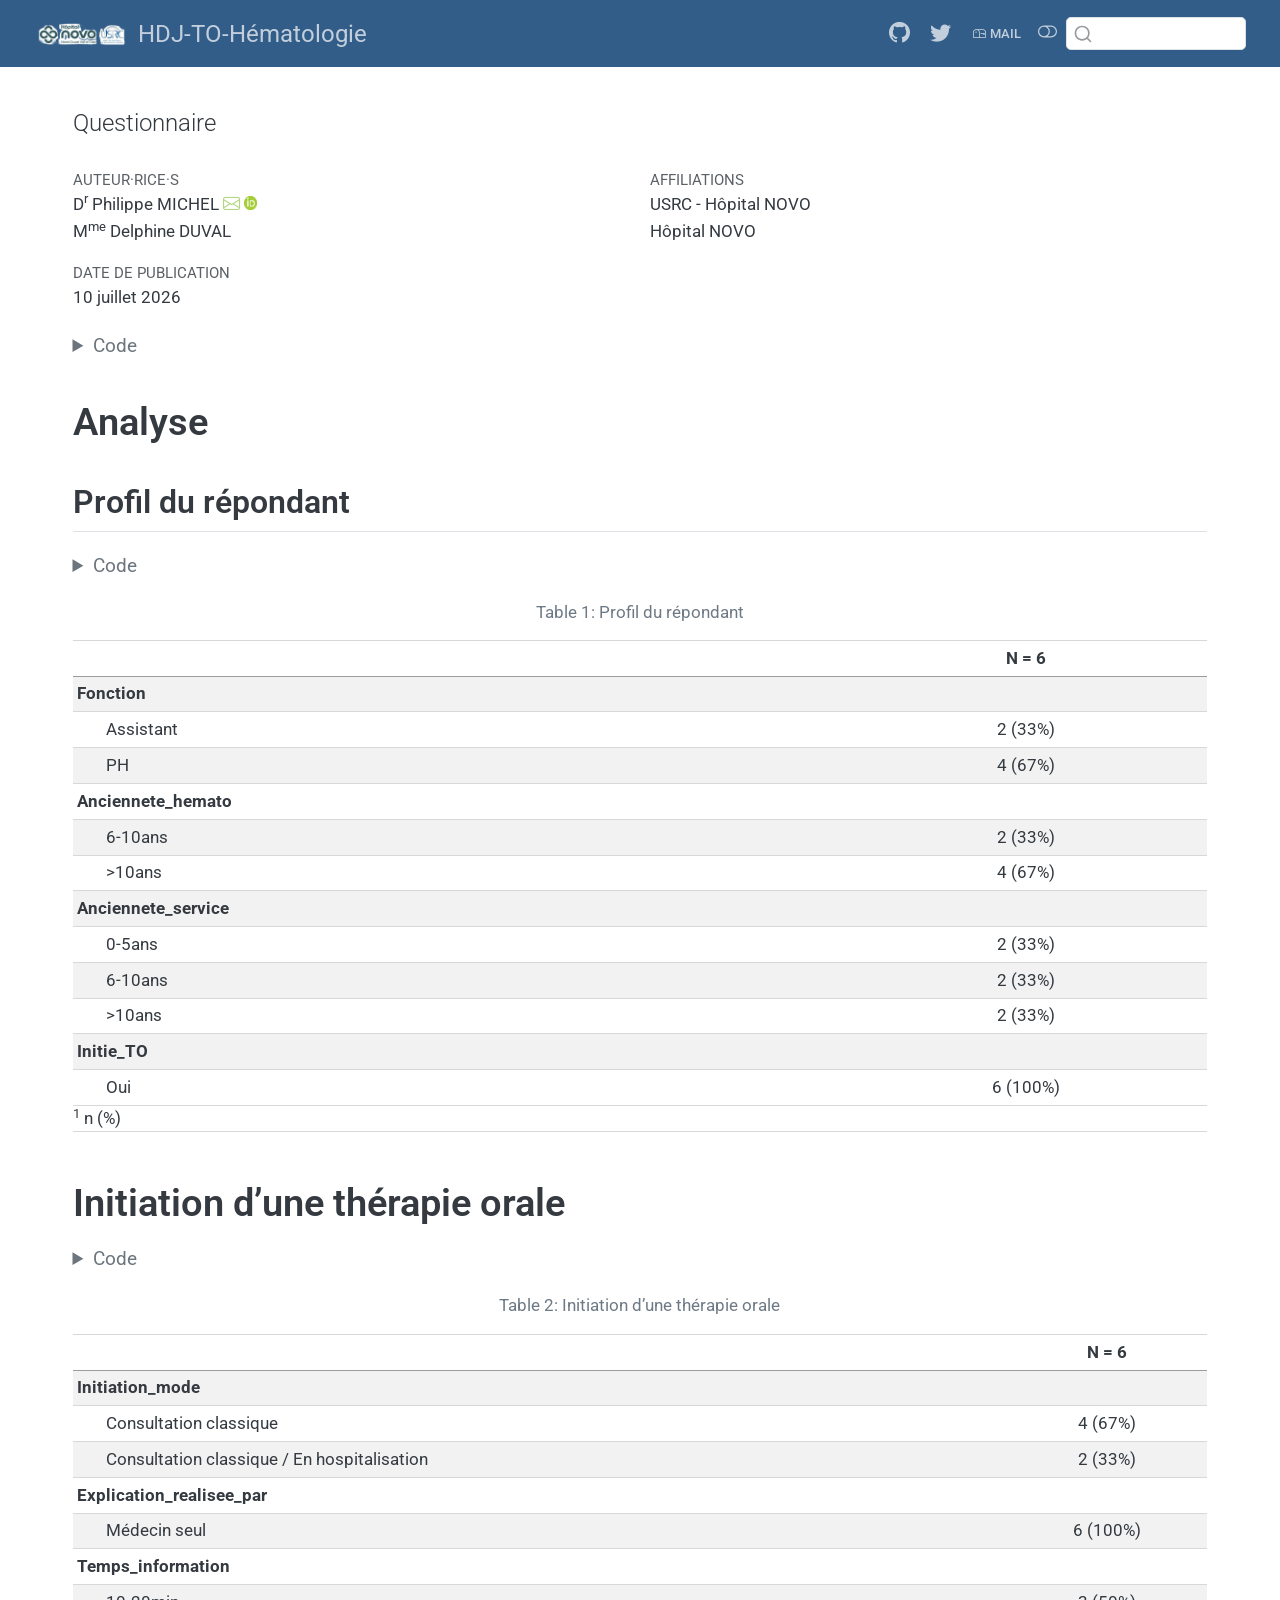
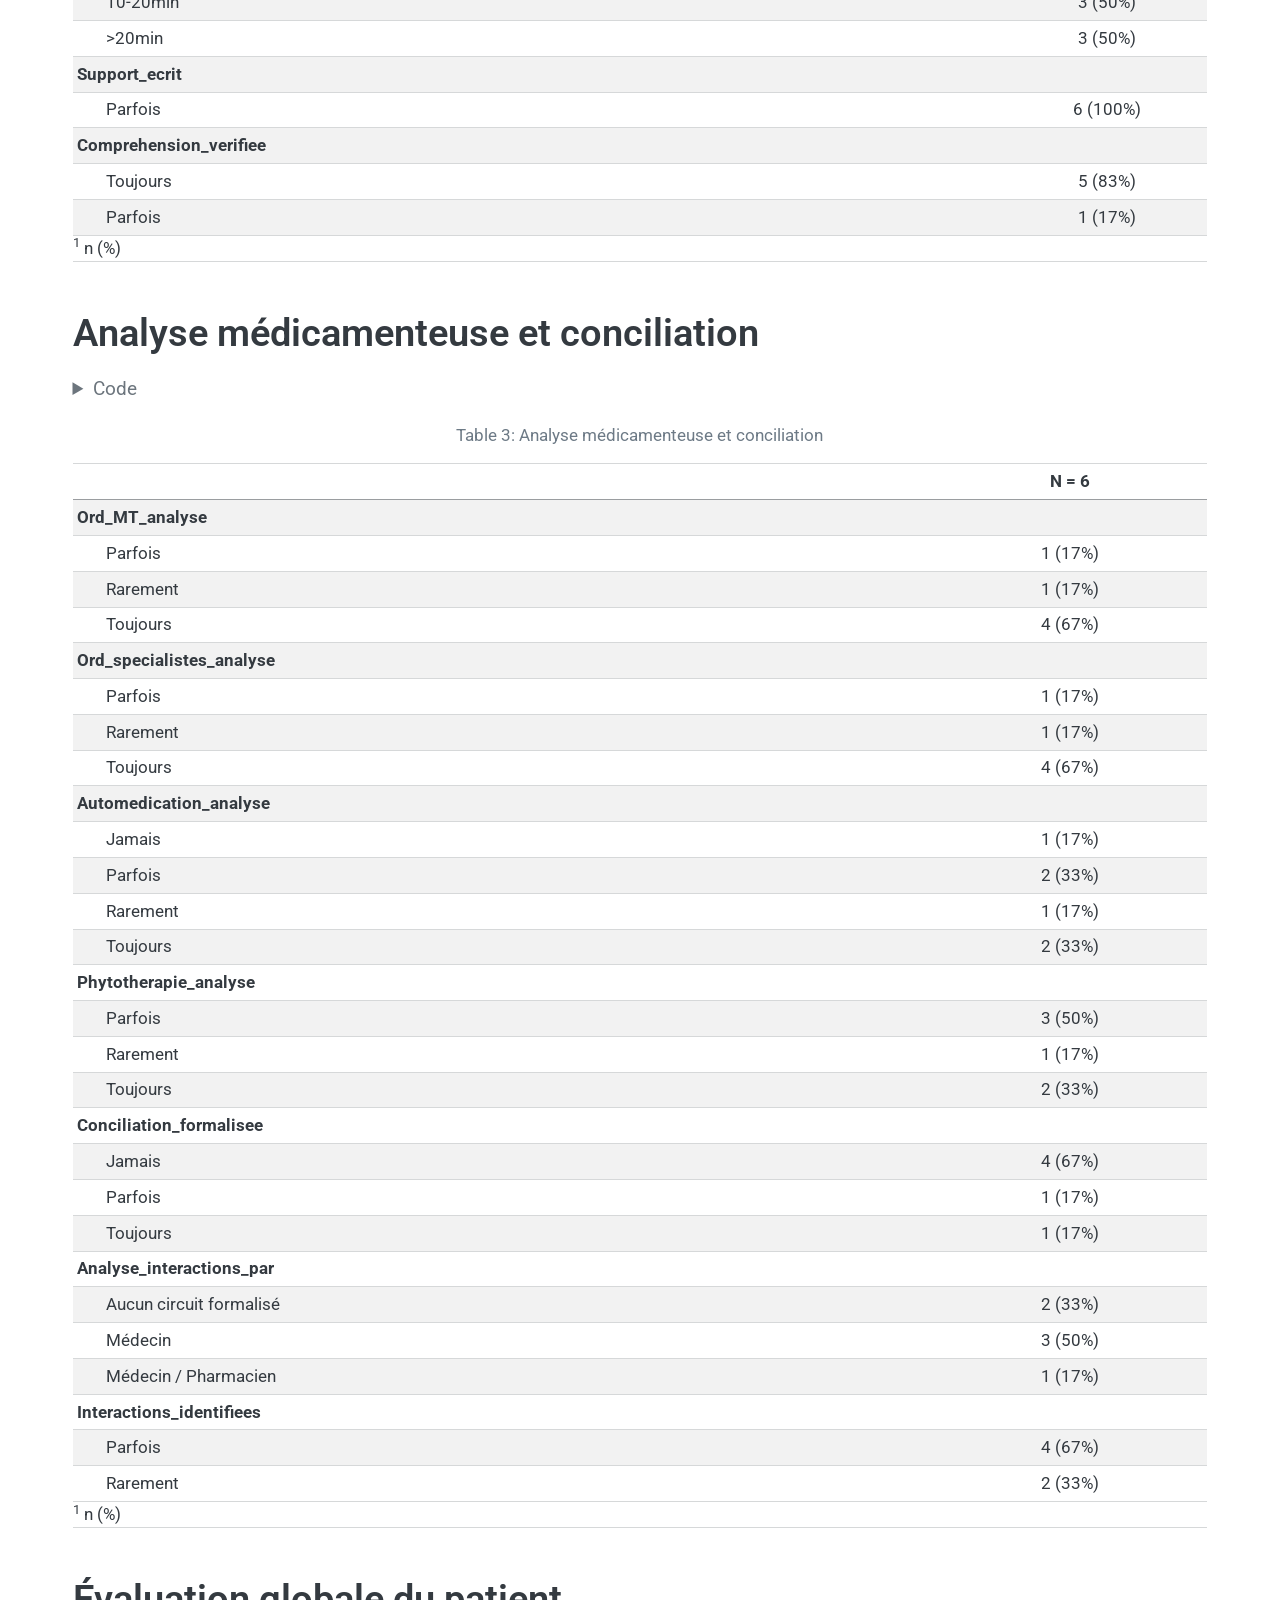
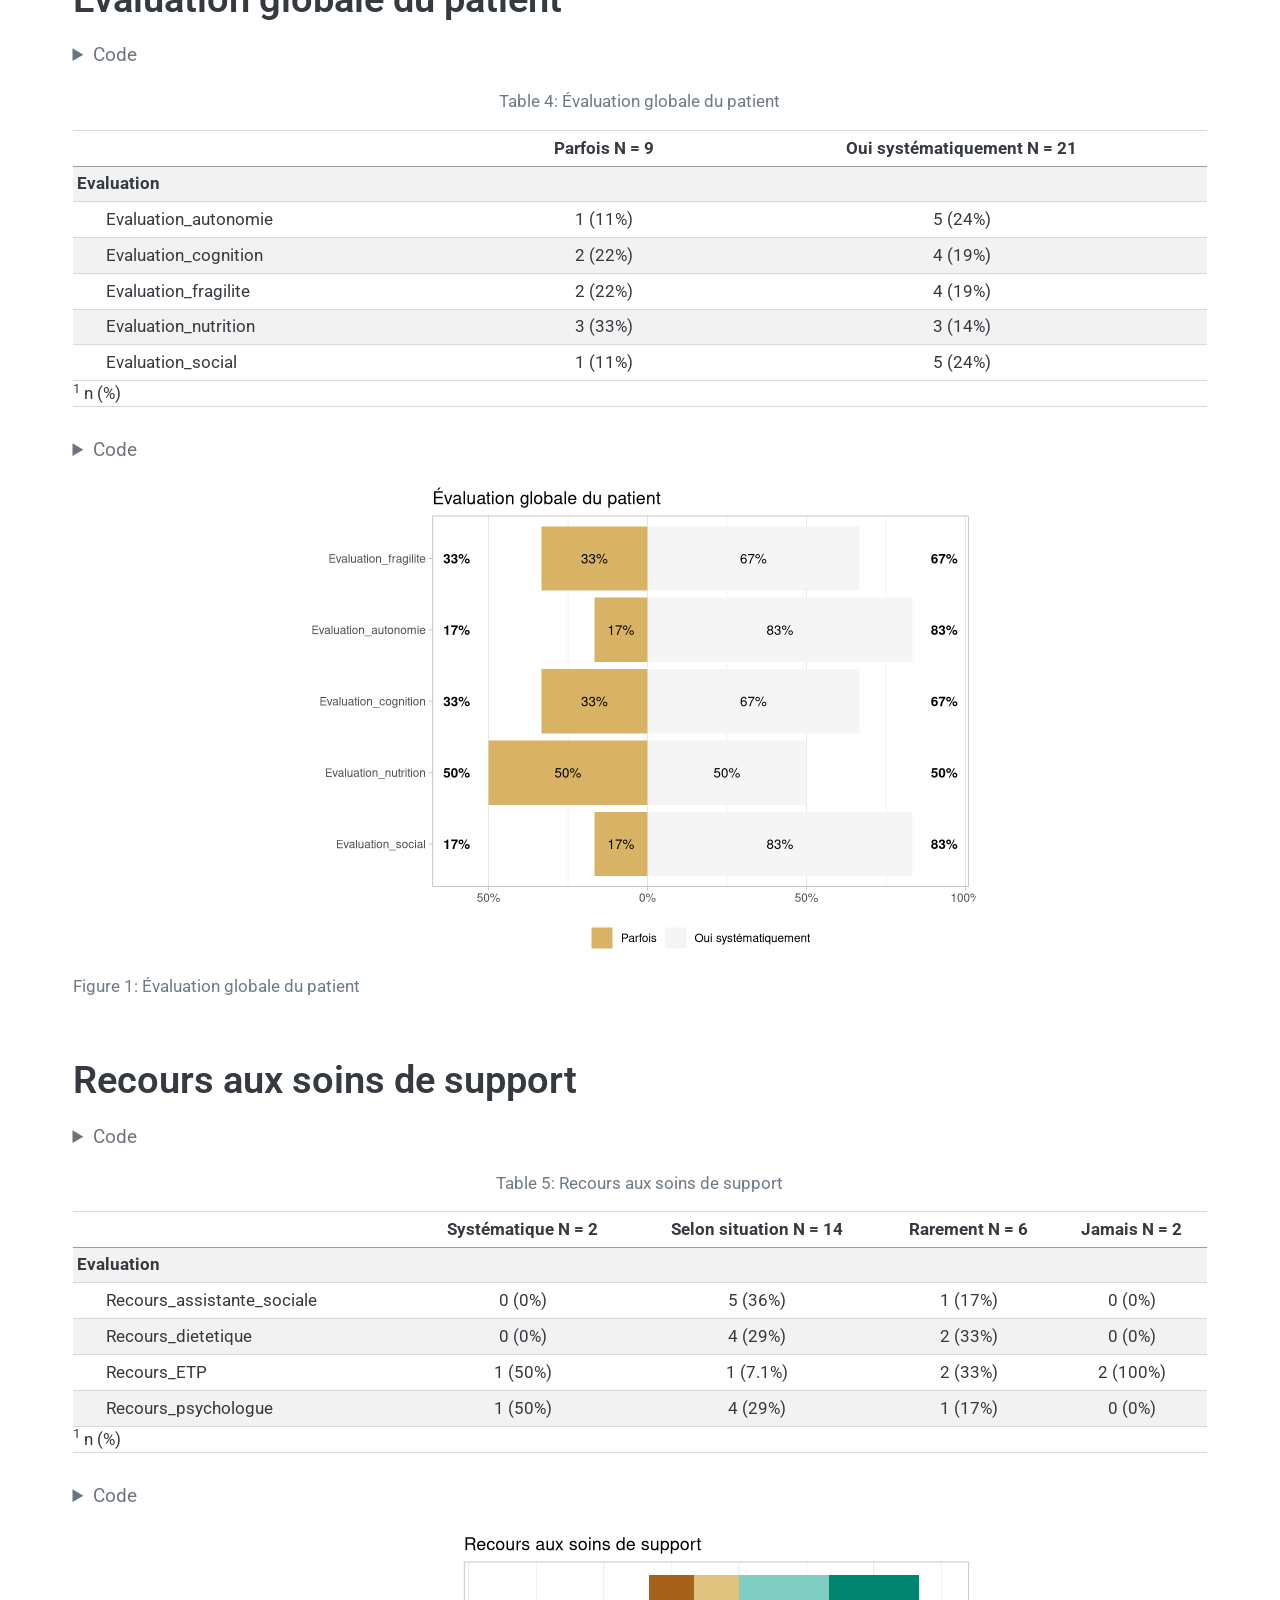
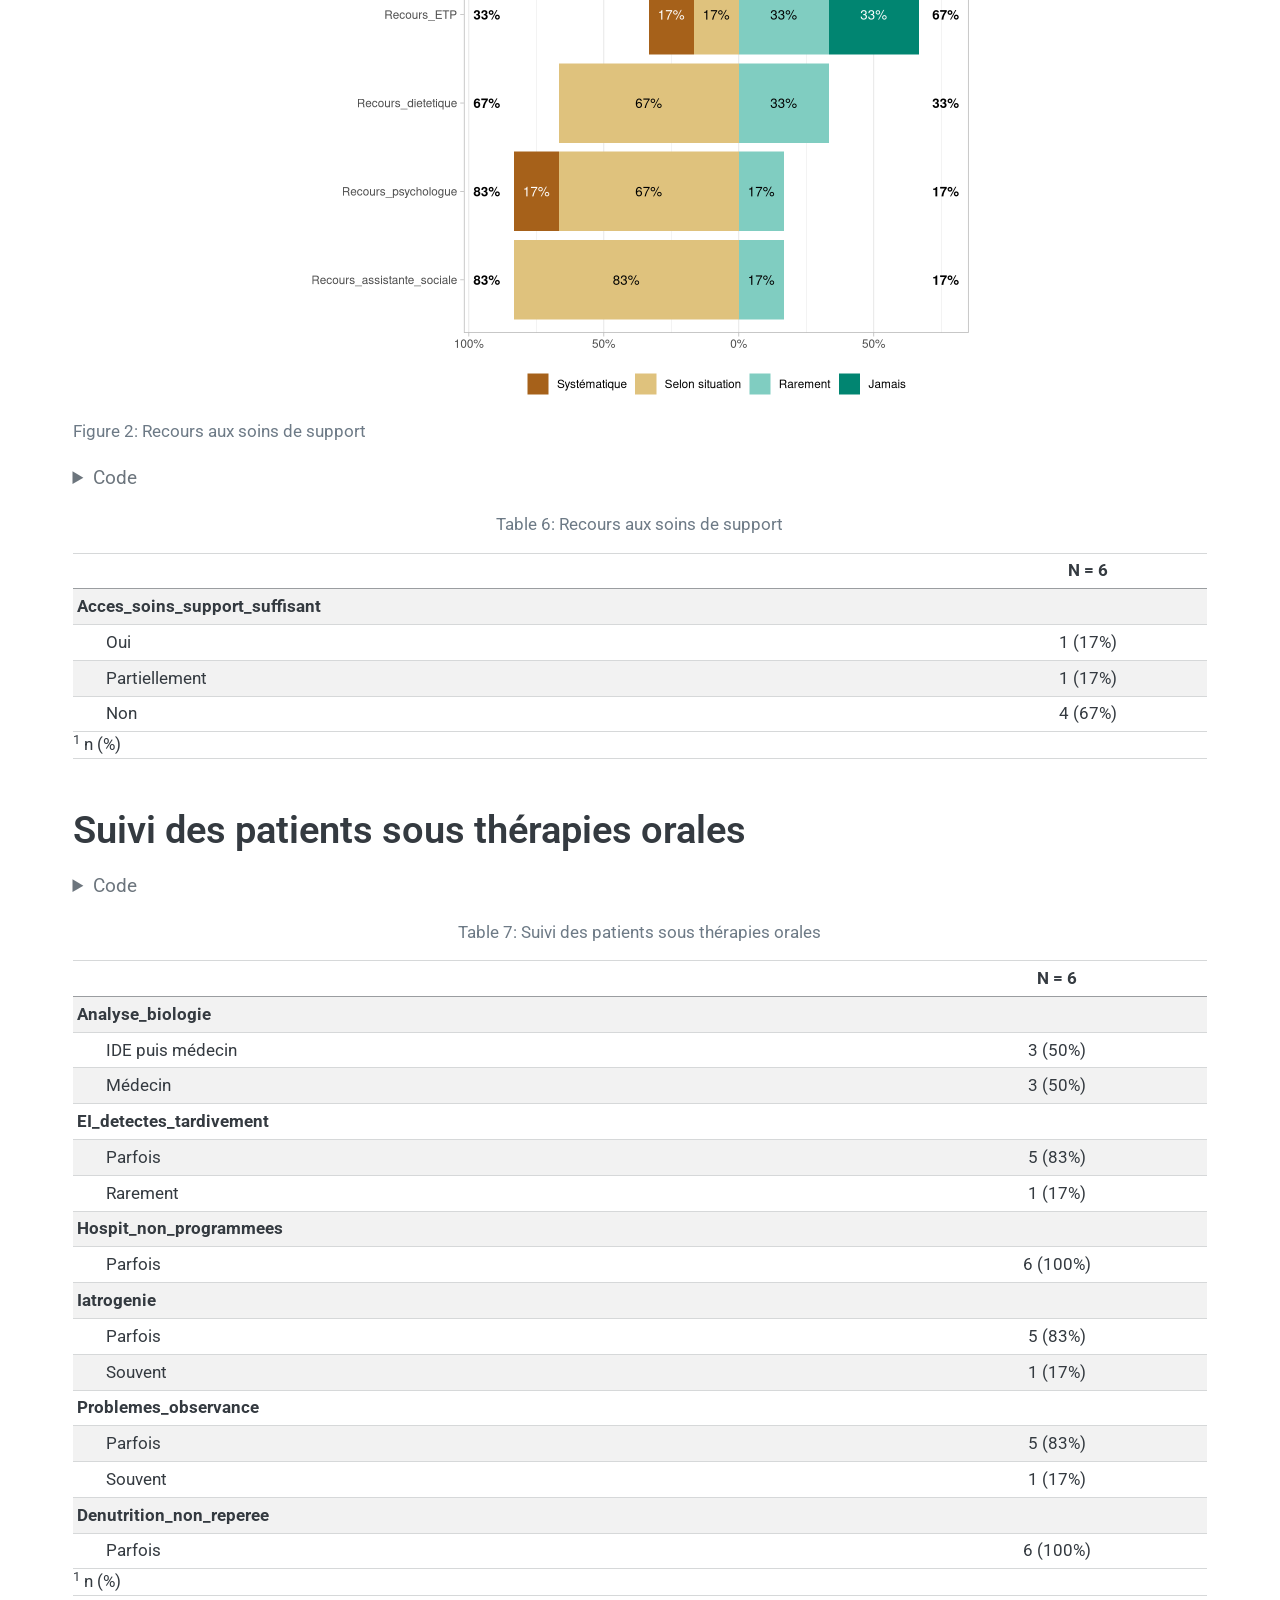
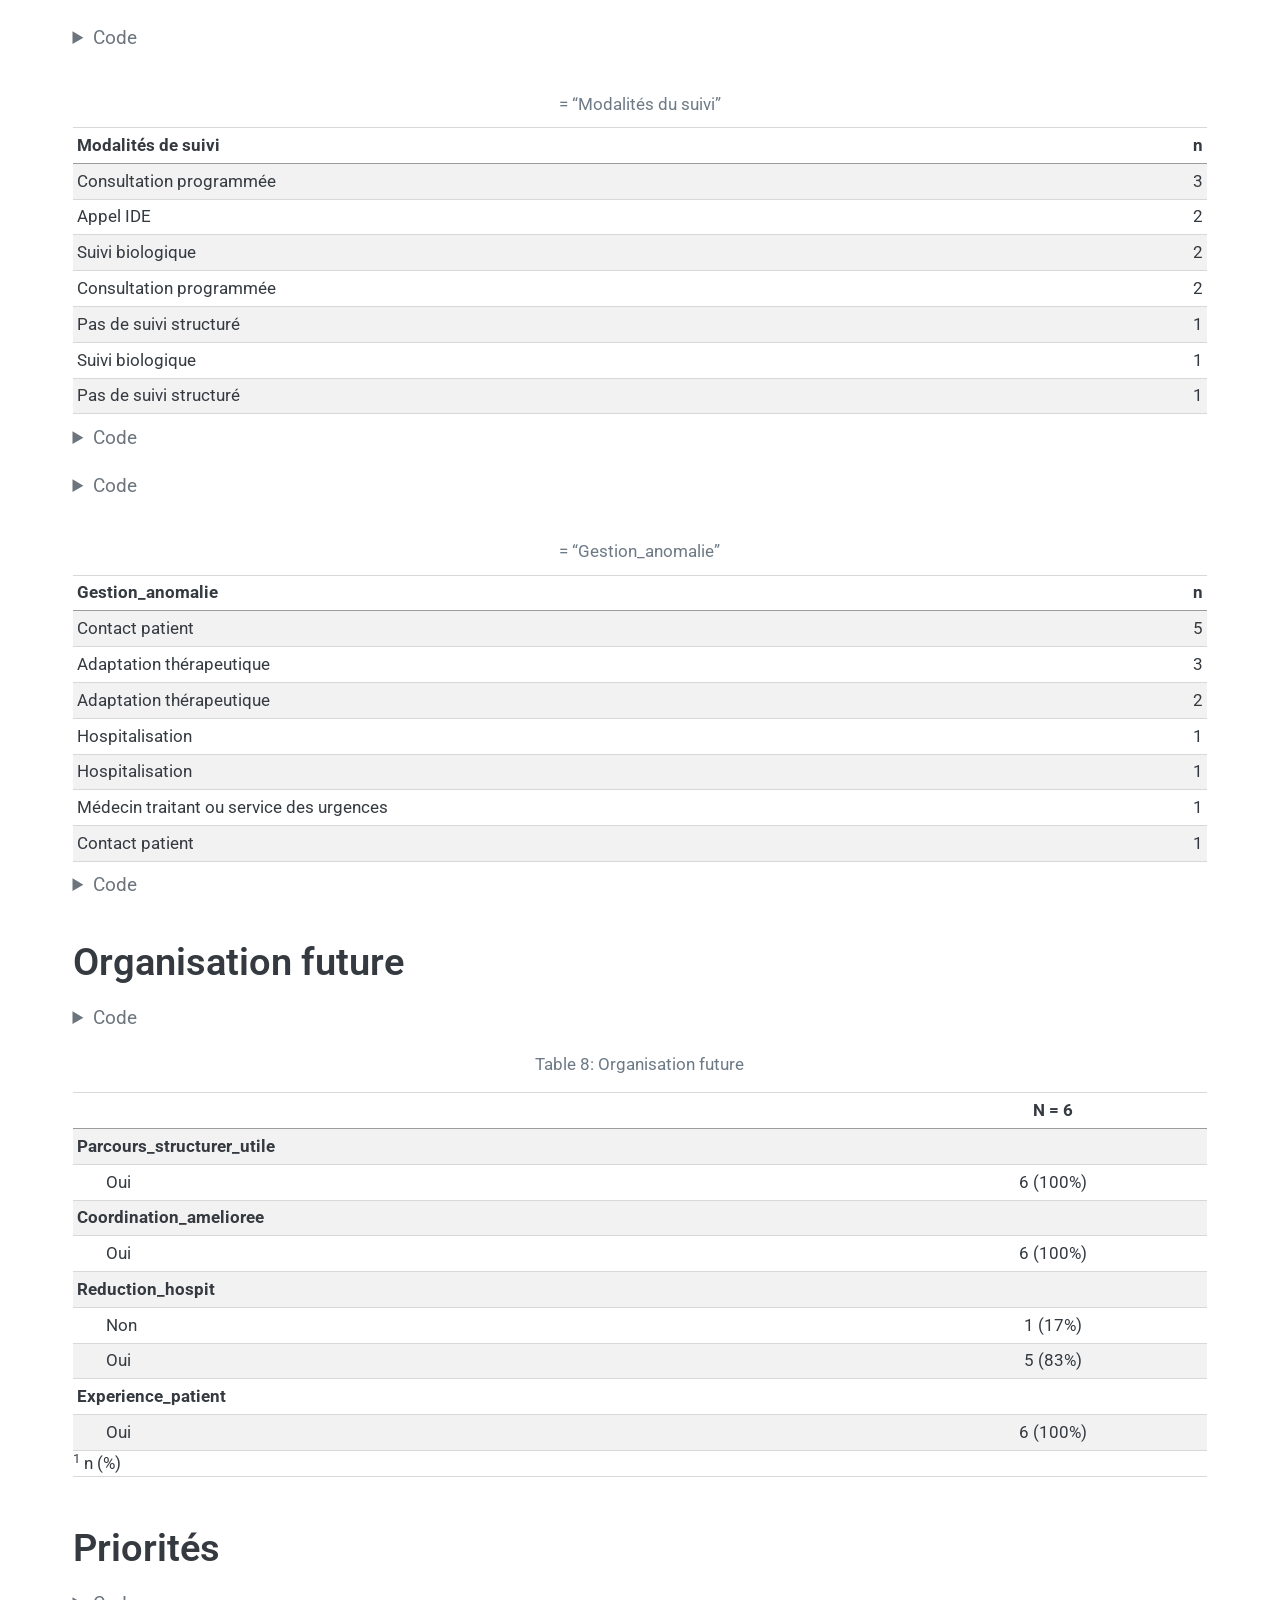
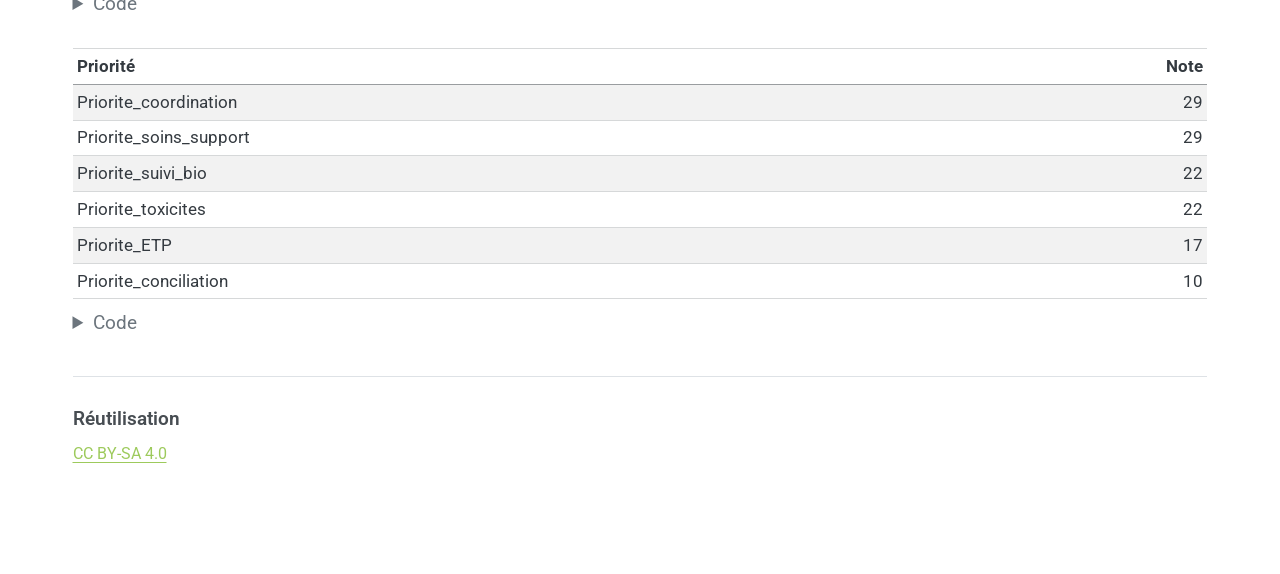
<file: docs/questionnaire.html>
<!DOCTYPE html>
<html xmlns="http://www.w3.org/1999/xhtml" lang="fr" xml:lang="fr"><head>

<meta charset="utf-8">
<meta name="generator" content="quarto-1.8.25">

<meta name="viewport" content="width=device-width, initial-scale=1.0, user-scalable=yes">

<meta name="author" content="Dr Philippe MICHEL">
<meta name="author" content="Mme Delphine DUVAL">

<title>questionnaire – HDJ-TO-Hématologie</title>
<style>
code{white-space: pre-wrap;}
span.smallcaps{font-variant: small-caps;}
div.columns{display: flex; gap: min(4vw, 1.5em);}
div.column{flex: auto; overflow-x: auto;}
div.hanging-indent{margin-left: 1.5em; text-indent: -1.5em;}
ul.task-list{list-style: none;}
ul.task-list li input[type="checkbox"] {
  width: 0.8em;
  margin: 0 0.8em 0.2em -1em; /* quarto-specific, see https://github.com/quarto-dev/quarto-cli/issues/4556 */ 
  vertical-align: middle;
}
/* CSS for syntax highlighting */
html { -webkit-text-size-adjust: 100%; }
pre > code.sourceCode { white-space: pre; position: relative; }
pre > code.sourceCode > span { display: inline-block; line-height: 1.25; }
pre > code.sourceCode > span:empty { height: 1.2em; }
.sourceCode { overflow: visible; }
code.sourceCode > span { color: inherit; text-decoration: inherit; }
div.sourceCode { margin: 1em 0; }
pre.sourceCode { margin: 0; }
@media screen {
div.sourceCode { overflow: auto; }
}
@media print {
pre > code.sourceCode { white-space: pre-wrap; }
pre > code.sourceCode > span { text-indent: -5em; padding-left: 5em; }
}
pre.numberSource code
  { counter-reset: source-line 0; }
pre.numberSource code > span
  { position: relative; left: -4em; counter-increment: source-line; }
pre.numberSource code > span > a:first-child::before
  { content: counter(source-line);
    position: relative; left: -1em; text-align: right; vertical-align: baseline;
    border: none; display: inline-block;
    -webkit-touch-callout: none; -webkit-user-select: none;
    -khtml-user-select: none; -moz-user-select: none;
    -ms-user-select: none; user-select: none;
    padding: 0 4px; width: 4em;
  }
pre.numberSource { margin-left: 3em;  padding-left: 4px; }
div.sourceCode
  {   }
@media screen {
pre > code.sourceCode > span > a:first-child::before { text-decoration: underline; }
}
</style>


<script src="site_libs/quarto-nav/quarto-nav.js"></script>
<script src="site_libs/quarto-nav/headroom.min.js"></script>
<script src="site_libs/clipboard/clipboard.min.js"></script>
<script src="site_libs/quarto-search/autocomplete.umd.js"></script>
<script src="site_libs/quarto-search/fuse.min.js"></script>
<script src="site_libs/quarto-search/quarto-search.js"></script>
<meta name="quarto:offset" content="./">
<script src="site_libs/quarto-html/quarto.js" type="module"></script>
<script src="site_libs/quarto-html/tabsets/tabsets.js" type="module"></script>
<script src="site_libs/quarto-html/axe/axe-check.js" type="module"></script>
<script src="site_libs/quarto-html/popper.min.js"></script>
<script src="site_libs/quarto-html/tippy.umd.min.js"></script>
<script src="site_libs/quarto-html/anchor.min.js"></script>
<link href="site_libs/quarto-html/tippy.css" rel="stylesheet">
<link href="site_libs/quarto-html/quarto-syntax-highlighting-29987c632d9c708eba81ba88d1291502.css" rel="stylesheet" class="quarto-color-scheme" id="quarto-text-highlighting-styles">
<link href="site_libs/quarto-html/quarto-syntax-highlighting-dark-1df33b310b25e824b5acc70bcebddb02.css" rel="stylesheet" class="quarto-color-scheme quarto-color-alternate" id="quarto-text-highlighting-styles">
<link href="site_libs/quarto-html/quarto-syntax-highlighting-29987c632d9c708eba81ba88d1291502.css" rel="stylesheet" class="quarto-color-scheme-extra" id="quarto-text-highlighting-styles">
<script src="site_libs/bootstrap/bootstrap.min.js"></script>
<link href="site_libs/bootstrap/bootstrap-icons.css" rel="stylesheet">
<link href="site_libs/bootstrap/bootstrap-157be6307936f0d3f175a451fc4cf7bf.min.css" rel="stylesheet" append-hash="true" class="quarto-color-scheme" id="quarto-bootstrap" data-mode="light">
<link href="site_libs/bootstrap/bootstrap-dark-de59febc8b4c15ca6b344932d65a776b.min.css" rel="stylesheet" append-hash="true" class="quarto-color-scheme quarto-color-alternate" id="quarto-bootstrap" data-mode="dark">
<link href="site_libs/bootstrap/bootstrap-157be6307936f0d3f175a451fc4cf7bf.min.css" rel="stylesheet" append-hash="true" class="quarto-color-scheme-extra" id="quarto-bootstrap" data-mode="light">
<script id="quarto-search-options" type="application/json">{
  "location": "sidebar",
  "copy-button": false,
  "collapse-after": 3,
  "panel-placement": "start",
  "type": "textbox",
  "limit": 50,
  "keyboard-shortcut": [
    "f",
    "/",
    "s"
  ],
  "language": {
    "search-no-results-text": "Pas de résultats",
    "search-matching-documents-text": "documents trouvés",
    "search-copy-link-title": "Copier le lien vers la recherche",
    "search-hide-matches-text": "Cacher les correspondances additionnelles",
    "search-more-match-text": "correspondance de plus dans ce document",
    "search-more-matches-text": "correspondances de plus dans ce document",
    "search-clear-button-title": "Effacer",
    "search-text-placeholder": "",
    "search-detached-cancel-button-title": "Annuler",
    "search-submit-button-title": "Envoyer",
    "search-label": "Recherche"
  }
}</script>
<script src="site_libs/kePrint-0.0.1/kePrint.js"></script>
<link href="site_libs/lightable-0.0.1/lightable.css" rel="stylesheet">


<meta property="og:title" content="HDJ-TO-Hématologie">
<meta property="og:description" content="Questionnaire">
<meta property="og:image" content="[data-uri]">
<meta property="og:site_name" content="HDJ-TO-Hématologie">
<meta property="og:locale" content="fr_FR">
</head>

<body class="nav-fixed quarto-light"><script id="quarto-html-before-body" type="application/javascript">
    const toggleBodyColorMode = (bsSheetEl) => {
      const mode = bsSheetEl.getAttribute("data-mode");
      const bodyEl = window.document.querySelector("body");
      if (mode === "dark") {
        bodyEl.classList.add("quarto-dark");
        bodyEl.classList.remove("quarto-light");
      } else {
        bodyEl.classList.add("quarto-light");
        bodyEl.classList.remove("quarto-dark");
      }
    }
    const toggleBodyColorPrimary = () => {
      const bsSheetEl = window.document.querySelector("link#quarto-bootstrap:not([rel=disabled-stylesheet])");
      if (bsSheetEl) {
        toggleBodyColorMode(bsSheetEl);
      }
    }
    const setColorSchemeToggle = (alternate) => {
      const toggles = window.document.querySelectorAll('.quarto-color-scheme-toggle');
      for (let i=0; i < toggles.length; i++) {
        const toggle = toggles[i];
        if (toggle) {
          if (alternate) {
            toggle.classList.add("alternate");
          } else {
            toggle.classList.remove("alternate");
          }
        }
      }
    };
    const toggleColorMode = (alternate) => {
      // Switch the stylesheets
      const primaryStylesheets = window.document.querySelectorAll('link.quarto-color-scheme:not(.quarto-color-alternate)');
      const alternateStylesheets = window.document.querySelectorAll('link.quarto-color-scheme.quarto-color-alternate');
      manageTransitions('#quarto-margin-sidebar .nav-link', false);
      if (alternate) {
        // note: dark is layered on light, we don't disable primary!
        enableStylesheet(alternateStylesheets);
        for (const sheetNode of alternateStylesheets) {
          if (sheetNode.id === "quarto-bootstrap") {
            toggleBodyColorMode(sheetNode);
          }
        }
      } else {
        disableStylesheet(alternateStylesheets);
        enableStylesheet(primaryStylesheets)
        toggleBodyColorPrimary();
      }
      manageTransitions('#quarto-margin-sidebar .nav-link', true);
      // Switch the toggles
      setColorSchemeToggle(alternate)
      // Hack to workaround the fact that safari doesn't
      // properly recolor the scrollbar when toggling (#1455)
      if (navigator.userAgent.indexOf('Safari') > 0 && navigator.userAgent.indexOf('Chrome') == -1) {
        manageTransitions("body", false);
        window.scrollTo(0, 1);
        setTimeout(() => {
          window.scrollTo(0, 0);
          manageTransitions("body", true);
        }, 40);
      }
    }
    const disableStylesheet = (stylesheets) => {
      for (let i=0; i < stylesheets.length; i++) {
        const stylesheet = stylesheets[i];
        stylesheet.rel = 'disabled-stylesheet';
      }
    }
    const enableStylesheet = (stylesheets) => {
      for (let i=0; i < stylesheets.length; i++) {
        const stylesheet = stylesheets[i];
        if(stylesheet.rel !== 'stylesheet') { // for Chrome, which will still FOUC without this check
          stylesheet.rel = 'stylesheet';
        }
      }
    }
    const manageTransitions = (selector, allowTransitions) => {
      const els = window.document.querySelectorAll(selector);
      for (let i=0; i < els.length; i++) {
        const el = els[i];
        if (allowTransitions) {
          el.classList.remove('notransition');
        } else {
          el.classList.add('notransition');
        }
      }
    }
    const isFileUrl = () => {
      return window.location.protocol === 'file:';
    }
    const hasAlternateSentinel = () => {
      let styleSentinel = getColorSchemeSentinel();
      if (styleSentinel !== null) {
        return styleSentinel === "alternate";
      } else {
        return false;
      }
    }
    const setStyleSentinel = (alternate) => {
      const value = alternate ? "alternate" : "default";
      if (!isFileUrl()) {
        window.localStorage.setItem("quarto-color-scheme", value);
      } else {
        localAlternateSentinel = value;
      }
    }
    const getColorSchemeSentinel = () => {
      if (!isFileUrl()) {
        const storageValue = window.localStorage.getItem("quarto-color-scheme");
        return storageValue != null ? storageValue : localAlternateSentinel;
      } else {
        return localAlternateSentinel;
      }
    }
    const toggleGiscusIfUsed = (isAlternate, darkModeDefault) => {
      const baseTheme = document.querySelector('#giscus-base-theme')?.value ?? 'light';
      const alternateTheme = document.querySelector('#giscus-alt-theme')?.value ?? 'dark';
      let newTheme = '';
      if(authorPrefersDark) {
        newTheme = isAlternate ? baseTheme : alternateTheme;
      } else {
        newTheme = isAlternate ? alternateTheme : baseTheme;
      }
      const changeGiscusTheme = () => {
        // From: https://github.com/giscus/giscus/issues/336
        const sendMessage = (message) => {
          const iframe = document.querySelector('iframe.giscus-frame');
          if (!iframe) return;
          iframe.contentWindow.postMessage({ giscus: message }, 'https://giscus.app');
        }
        sendMessage({
          setConfig: {
            theme: newTheme
          }
        });
      }
      const isGiscussLoaded = window.document.querySelector('iframe.giscus-frame') !== null;
      if (isGiscussLoaded) {
        changeGiscusTheme();
      }
    };
    const authorPrefersDark = false;
    const darkModeDefault = authorPrefersDark;
      document.querySelector('link#quarto-text-highlighting-styles.quarto-color-scheme-extra').rel = 'disabled-stylesheet';
      document.querySelector('link#quarto-bootstrap.quarto-color-scheme-extra').rel = 'disabled-stylesheet';
    let localAlternateSentinel = darkModeDefault ? 'alternate' : 'default';
    // Dark / light mode switch
    window.quartoToggleColorScheme = () => {
      // Read the current dark / light value
      let toAlternate = !hasAlternateSentinel();
      toggleColorMode(toAlternate);
      setStyleSentinel(toAlternate);
      toggleGiscusIfUsed(toAlternate, darkModeDefault);
      window.dispatchEvent(new Event('resize'));
    };
    // Switch to dark mode if need be
    if (hasAlternateSentinel()) {
      toggleColorMode(true);
    } else {
      toggleColorMode(false);
    }
  </script>

<div id="quarto-search-results"></div>
  <header id="quarto-header" class="headroom fixed-top">
    <nav class="navbar navbar-expand-lg " data-bs-theme="dark">
      <div class="navbar-container container-fluid">
      <div class="navbar-brand-container mx-auto">
    <a href="./index.html" class="navbar-brand navbar-brand-logo">
    <img src="./novo_usrc.png" alt="" class="navbar-logo light-content">
    <img src="./novo_usrc.png" alt="" class="navbar-logo dark-content">
    </a>
    <a class="navbar-brand" href="./index.html">
    <span class="navbar-title">HDJ-TO-Hématologie</span>
    </a>
  </div>
            <div id="quarto-search" class="" title="Recherche"></div>
          <button class="navbar-toggler" type="button" data-bs-toggle="collapse" data-bs-target="#navbarCollapse" aria-controls="navbarCollapse" role="menu" aria-expanded="false" aria-label="Basculer la navigation" onclick="if (window.quartoToggleHeadroom) { window.quartoToggleHeadroom(); }">
  <span class="navbar-toggler-icon"></span>
</button>
          <div class="collapse navbar-collapse" id="navbarCollapse">
            <ul class="navbar-nav navbar-nav-scroll ms-auto">
  <li class="nav-item compact">
    <a class="nav-link" href="https://github.com/philippemichel"> <i class="bi bi-github" role="img">
</i> 
<span class="menu-text"></span></a>
  </li>  
  <li class="nav-item compact">
    <a class="nav-link" href="https://twitter.com/PhiippeMICHEL"> <i class="bi bi-twitter" role="img">
</i> 
<span class="menu-text"></span></a>
  </li>  
  <li class="nav-item">
    <a class="nav-link" href="mailto:philippe.michel@ght-novo.fr"> <i class="bi bi-mailbox" role="img">
</i> 
<span class="menu-text">mail</span></a>
  </li>  
</ul>
          </div> <!-- /navcollapse -->
            <div class="quarto-navbar-tools">
  <a href="" class="quarto-color-scheme-toggle quarto-navigation-tool  px-1" onclick="window.quartoToggleColorScheme(); return false;" title="Basculer le mode sombre"><i class="bi"></i></a>
</div>
      </div> <!-- /container-fluid -->
    </nav>
</header>
<!-- content -->
<div id="quarto-content" class="quarto-container page-columns page-rows-contents page-layout-full page-navbar">
<!-- sidebar -->
<!-- margin-sidebar -->
    
<!-- main -->
<main class="content column-page" id="quarto-document-content">


<header id="title-block-header" class="quarto-title-block default">
<div class="quarto-title">
<p class="subtitle lead">Questionnaire</p>
</div>


<div class="quarto-title-meta-author column-page">
  <div class="quarto-title-meta-heading">Auteur·rice·s</div>
  <div class="quarto-title-meta-heading">Affiliations</div>
  
    <div class="quarto-title-meta-contents">
    <p class="author">D<sup>r</sup> Philippe MICHEL <a href="mailto:philippe.michel@ght-novo.fr" class="quarto-title-author-email"><i class="bi bi-envelope"></i></a> <a href="https://orcid.org/0000-0003-2392-7186" class="quarto-title-author-orcid"> <img src="[data-uri]"></a></p>
  </div>
  <div class="quarto-title-meta-contents">
        <p class="affiliation">
            USRC - Hôpital NOVO
          </p>
      </div>
    <div class="quarto-title-meta-contents">
    <p class="author">M<sup>me</sup> Delphine DUVAL </p>
  </div>
  <div class="quarto-title-meta-contents">
        <p class="affiliation">
            Hôpital NOVO
          </p>
      </div>
  </div>

<div class="quarto-title-meta column-page">

      
    <div>
    <div class="quarto-title-meta-heading">Date de publication</div>
    <div class="quarto-title-meta-contents">
      <p class="date">10 juillet 2026</p>
    </div>
  </div>
  
    
  </div>
  


</header>


<div class="cell">
<details class="code-fold">
<summary>Code</summary>
<div class="code-copy-outer-scaffold"><div class="sourceCode cell-code" id="cb1"><pre class="sourceCode r code-with-copy"><code class="sourceCode r"><span id="cb1-1"><a href="#cb1-1" aria-hidden="true" tabindex="-1"></a><span class="fu">library</span>(<span class="st">"baseph"</span>)</span>
<span id="cb1-2"><a href="#cb1-2" aria-hidden="true" tabindex="-1"></a><span class="fu">library</span>(<span class="st">"tidyverse"</span>)</span>
<span id="cb1-3"><a href="#cb1-3" aria-hidden="true" tabindex="-1"></a><span class="fu">library</span>(<span class="st">"gtsummary"</span>)</span>
<span id="cb1-4"><a href="#cb1-4" aria-hidden="true" tabindex="-1"></a><span class="fu">library</span>(<span class="st">"kableExtra"</span>)</span>
<span id="cb1-5"><a href="#cb1-5" aria-hidden="true" tabindex="-1"></a><span class="fu">library</span>(<span class="st">"ggstats"</span>)</span>
<span id="cb1-6"><a href="#cb1-6" aria-hidden="true" tabindex="-1"></a></span>
<span id="cb1-7"><a href="#cb1-7" aria-hidden="true" tabindex="-1"></a>expx <span class="ot">=</span> <span class="cn">FALSE</span></span>
<span id="cb1-8"><a href="#cb1-8" aria-hidden="true" tabindex="-1"></a></span>
<span id="cb1-9"><a href="#cb1-9" aria-hidden="true" tabindex="-1"></a>tt <span class="ot">&lt;-</span> readODS<span class="sc">::</span><span class="fu">read_ods</span>(<span class="st">"datas/HDJ-TO.ods"</span>) <span class="sc">|&gt;</span> </span>
<span id="cb1-10"><a href="#cb1-10" aria-hidden="true" tabindex="-1"></a>  <span class="fu">mutate</span>(<span class="fu">across</span>(is.character, as.factor)) <span class="sc">|&gt;</span> </span>
<span id="cb1-11"><a href="#cb1-11" aria-hidden="true" tabindex="-1"></a>  <span class="fu">mutate</span>(<span class="fu">across</span>(Comprehension_verifiee<span class="sc">:</span>Comprehension_verifiee, <span class="sc">~</span><span class="fu">fct_relevel</span>(.x,</span>
<span id="cb1-12"><a href="#cb1-12" aria-hidden="true" tabindex="-1"></a>    <span class="st">"Toujours"</span>, <span class="st">"Parfois"</span>, <span class="st">"Rarement"</span>, <span class="st">"Jamais"</span></span>
<span id="cb1-13"><a href="#cb1-13" aria-hidden="true" tabindex="-1"></a>  ))) <span class="sc">|&gt;</span> </span>
<span id="cb1-14"><a href="#cb1-14" aria-hidden="true" tabindex="-1"></a>    <span class="fu">mutate</span>(<span class="at">Evaluation_fragilite =</span> <span class="fu">fct_relevel</span>(Evaluation_fragilite,</span>
<span id="cb1-15"><a href="#cb1-15" aria-hidden="true" tabindex="-1"></a>    <span class="st">"Toujours"</span>, <span class="st">"Parfois"</span></span>
<span id="cb1-16"><a href="#cb1-16" aria-hidden="true" tabindex="-1"></a>  )) <span class="sc">|&gt;</span> </span>
<span id="cb1-17"><a href="#cb1-17" aria-hidden="true" tabindex="-1"></a>  <span class="fu">mutate</span>(<span class="fu">across</span>(<span class="fu">starts_with</span>(<span class="st">"Recours"</span>),<span class="sc">~</span> <span class="fu">fct_relevel</span>(.x,                                                     <span class="st">"Systématique"</span>,</span>
<span id="cb1-18"><a href="#cb1-18" aria-hidden="true" tabindex="-1"></a>  <span class="st">"Selon situation"</span>,</span>
<span id="cb1-19"><a href="#cb1-19" aria-hidden="true" tabindex="-1"></a>  <span class="st">"Rarement"</span>, <span class="st">"Jamais"</span>))) <span class="sc">|&gt;</span> </span>
<span id="cb1-20"><a href="#cb1-20" aria-hidden="true" tabindex="-1"></a>  <span class="fu">mutate</span>(<span class="fu">across</span>(<span class="fu">starts_with</span>(<span class="st">"Ancien"</span>),<span class="sc">~</span> <span class="fu">fct_relevel</span>(.x, <span class="st">"0-5ans"</span>, <span class="st">"6-10ans"</span>,</span>
<span id="cb1-21"><a href="#cb1-21" aria-hidden="true" tabindex="-1"></a>                                                    <span class="st">"&gt;10ans"</span>))) <span class="sc">|&gt;</span> </span>
<span id="cb1-22"><a href="#cb1-22" aria-hidden="true" tabindex="-1"></a>  <span class="fu">mutate</span>(<span class="at">Temps_information =</span> <span class="fu">fct_relevel</span>(Temps_information, </span>
<span id="cb1-23"><a href="#cb1-23" aria-hidden="true" tabindex="-1"></a>                                         <span class="st">"10-20min"</span>, <span class="st">"&gt;20min"</span>)) <span class="sc">|&gt;</span> </span>
<span id="cb1-24"><a href="#cb1-24" aria-hidden="true" tabindex="-1"></a>  <span class="fu">mutate</span>(<span class="at">Acces_soins_support_suffisant =</span> <span class="fu">fct_relevel</span>(Acces_soins_support_suffisant, </span>
<span id="cb1-25"><a href="#cb1-25" aria-hidden="true" tabindex="-1"></a>                                         <span class="st">"Oui"</span>,<span class="st">"Partiellement"</span> ,<span class="st">"Non"</span>))</span></code></pre></div><button title="Copier vers le presse-papier" class="code-copy-button"><i class="bi"></i></button></div>
</details>
</div>
<section id="analyse" class="level1">
<h1>Analyse</h1>
<section id="profil-du-répondant" class="level2">
<h2 class="anchored" data-anchor-id="profil-du-répondant">Profil du répondant</h2>
<div class="cell">
<details class="code-fold">
<summary>Code</summary>
<div class="code-copy-outer-scaffold"><div class="sourceCode cell-code" id="cb2"><pre class="sourceCode r code-with-copy"><code class="sourceCode r"><span id="cb2-1"><a href="#cb2-1" aria-hidden="true" tabindex="-1"></a>tt <span class="sc">|&gt;</span> </span>
<span id="cb2-2"><a href="#cb2-2" aria-hidden="true" tabindex="-1"></a>  dplyr<span class="sc">::</span><span class="fu">select</span>(Fonction<span class="sc">:</span>Initie_TO) <span class="sc">|&gt;</span> </span>
<span id="cb2-3"><a href="#cb2-3" aria-hidden="true" tabindex="-1"></a>  <span class="fu">tbl_summary</span>() <span class="sc">|&gt;</span> </span>
<span id="cb2-4"><a href="#cb2-4" aria-hidden="true" tabindex="-1"></a>     <span class="fu">bold_labels</span>() <span class="sc">|&gt;</span> </span>
<span id="cb2-5"><a href="#cb2-5" aria-hidden="true" tabindex="-1"></a>   <span class="fu">modify_header</span>(label <span class="sc">~</span> <span class="st">" "</span>) <span class="sc">|&gt;</span></span>
<span id="cb2-6"><a href="#cb2-6" aria-hidden="true" tabindex="-1"></a>  <span class="fu">pexptabph</span>(<span class="at">exp =</span> expx, <span class="at">nomfich =</span> classeur , <span class="at">nomsheet =</span> <span class="st">"profil"</span>, <span class="at">lg =</span> <span class="cn">TRUE</span>) </span></code></pre></div><button title="Copier vers le presse-papier" class="code-copy-button"><i class="bi"></i></button></div>
</details>
<div id="tbl-profil" class="cell quarto-float quarto-figure quarto-figure-center anchored">
<figure class="quarto-float quarto-float-tbl figure">
<figcaption class="quarto-float-caption-top quarto-float-caption quarto-float-tbl" id="tbl-profil-caption-0ceaefa1-69ba-4598-a22c-09a6ac19f8ca">
Table&nbsp;1: Profil du répondant
</figcaption>
<div aria-describedby="tbl-profil-caption-0ceaefa1-69ba-4598-a22c-09a6ac19f8ca">
<div class="cell-output-display">
<table class="table do-not-create-environment cell caption-top table-sm table-striped small">
<thead>
<tr class="header">
<th style="text-align: left;" data-quarto-table-cell-role="th"></th>
<th style="text-align: center;" data-quarto-table-cell-role="th">N = 6</th>
</tr>
</thead>
<tbody>
<tr class="odd">
<td style="text-align: left; font-weight: bold;">Fonction</td>
<td style="text-align: center;"></td>
</tr>
<tr class="even">
<td style="text-align: left; padding-left: 2em;" data-indentlevel="1">Assistant</td>
<td style="text-align: center;">2 (33%)</td>
</tr>
<tr class="odd">
<td style="text-align: left; padding-left: 2em;" data-indentlevel="1">PH</td>
<td style="text-align: center;">4 (67%)</td>
</tr>
<tr class="even">
<td style="text-align: left; font-weight: bold;">Anciennete_hemato</td>
<td style="text-align: center;"></td>
</tr>
<tr class="odd">
<td style="text-align: left; padding-left: 2em;" data-indentlevel="1">6-10ans</td>
<td style="text-align: center;">2 (33%)</td>
</tr>
<tr class="even">
<td style="text-align: left; padding-left: 2em;" data-indentlevel="1">&gt;10ans</td>
<td style="text-align: center;">4 (67%)</td>
</tr>
<tr class="odd">
<td style="text-align: left; font-weight: bold;">Anciennete_service</td>
<td style="text-align: center;"></td>
</tr>
<tr class="even">
<td style="text-align: left; padding-left: 2em;" data-indentlevel="1">0-5ans</td>
<td style="text-align: center;">2 (33%)</td>
</tr>
<tr class="odd">
<td style="text-align: left; padding-left: 2em;" data-indentlevel="1">6-10ans</td>
<td style="text-align: center;">2 (33%)</td>
</tr>
<tr class="even">
<td style="text-align: left; padding-left: 2em;" data-indentlevel="1">&gt;10ans</td>
<td style="text-align: center;">2 (33%)</td>
</tr>
<tr class="odd">
<td style="text-align: left; font-weight: bold;">Initie_TO</td>
<td style="text-align: center;"></td>
</tr>
<tr class="even">
<td style="text-align: left; padding-left: 2em;" data-indentlevel="1">Oui</td>
<td style="text-align: center;">6 (100%)</td>
</tr>
</tbody><tfoot>
<tr class="odd">
<td style="text-align: left; padding: 0;"><sup>1</sup> n (%)</td>
<td style="text-align: center;"></td>
</tr>
</tfoot>

</table>
</div>
</div>
</figure>
</div>
</div>
</section>
</section>
<section id="initiation-dune-thérapie-orale" class="level1">
<h1>Initiation d’une thérapie orale</h1>
<div class="cell">
<details class="code-fold">
<summary>Code</summary>
<div class="code-copy-outer-scaffold"><div class="sourceCode cell-code" id="cb3"><pre class="sourceCode r code-with-copy"><code class="sourceCode r"><span id="cb3-1"><a href="#cb3-1" aria-hidden="true" tabindex="-1"></a>tt <span class="sc">|&gt;</span> </span>
<span id="cb3-2"><a href="#cb3-2" aria-hidden="true" tabindex="-1"></a>  dplyr<span class="sc">::</span><span class="fu">select</span>(Initiation_mode<span class="sc">:</span>Comprehension_verifiee) <span class="sc">|&gt;</span> </span>
<span id="cb3-3"><a href="#cb3-3" aria-hidden="true" tabindex="-1"></a>  <span class="fu">tbl_summary</span>() <span class="sc">|&gt;</span> </span>
<span id="cb3-4"><a href="#cb3-4" aria-hidden="true" tabindex="-1"></a>     <span class="fu">bold_labels</span>() <span class="sc">|&gt;</span> </span>
<span id="cb3-5"><a href="#cb3-5" aria-hidden="true" tabindex="-1"></a>   <span class="fu">modify_header</span>(label <span class="sc">~</span> <span class="st">" "</span>) <span class="sc">|&gt;</span></span>
<span id="cb3-6"><a href="#cb3-6" aria-hidden="true" tabindex="-1"></a>  <span class="fu">pexptabph</span>(<span class="at">exp =</span> expx, <span class="at">nomfich =</span> classeur , <span class="at">nomsheet =</span> <span class="st">"initto"</span>, <span class="at">lg =</span> <span class="cn">TRUE</span>) </span></code></pre></div><button title="Copier vers le presse-papier" class="code-copy-button"><i class="bi"></i></button></div>
</details>
<div id="tbl-initto" class="cell quarto-float quarto-figure quarto-figure-center anchored">
<figure class="quarto-float quarto-float-tbl figure">
<figcaption class="quarto-float-caption-top quarto-float-caption quarto-float-tbl" id="tbl-initto-caption-0ceaefa1-69ba-4598-a22c-09a6ac19f8ca">
Table&nbsp;2: Initiation d’une thérapie orale
</figcaption>
<div aria-describedby="tbl-initto-caption-0ceaefa1-69ba-4598-a22c-09a6ac19f8ca">
<div class="cell-output-display">
<table class="table do-not-create-environment cell caption-top table-sm table-striped small">
<thead>
<tr class="header">
<th style="text-align: left;" data-quarto-table-cell-role="th"></th>
<th style="text-align: center;" data-quarto-table-cell-role="th">N = 6</th>
</tr>
</thead>
<tbody>
<tr class="odd">
<td style="text-align: left; font-weight: bold;">Initiation_mode</td>
<td style="text-align: center;"></td>
</tr>
<tr class="even">
<td style="text-align: left; padding-left: 2em;" data-indentlevel="1">Consultation classique</td>
<td style="text-align: center;">4 (67%)</td>
</tr>
<tr class="odd">
<td style="text-align: left; padding-left: 2em;" data-indentlevel="1">Consultation classique / En hospitalisation</td>
<td style="text-align: center;">2 (33%)</td>
</tr>
<tr class="even">
<td style="text-align: left; font-weight: bold;">Explication_realisee_par</td>
<td style="text-align: center;"></td>
</tr>
<tr class="odd">
<td style="text-align: left; padding-left: 2em;" data-indentlevel="1">Médecin seul</td>
<td style="text-align: center;">6 (100%)</td>
</tr>
<tr class="even">
<td style="text-align: left; font-weight: bold;">Temps_information</td>
<td style="text-align: center;"></td>
</tr>
<tr class="odd">
<td style="text-align: left; padding-left: 2em;" data-indentlevel="1">10-20min</td>
<td style="text-align: center;">3 (50%)</td>
</tr>
<tr class="even">
<td style="text-align: left; padding-left: 2em;" data-indentlevel="1">&gt;20min</td>
<td style="text-align: center;">3 (50%)</td>
</tr>
<tr class="odd">
<td style="text-align: left; font-weight: bold;">Support_ecrit</td>
<td style="text-align: center;"></td>
</tr>
<tr class="even">
<td style="text-align: left; padding-left: 2em;" data-indentlevel="1">Parfois</td>
<td style="text-align: center;">6 (100%)</td>
</tr>
<tr class="odd">
<td style="text-align: left; font-weight: bold;">Comprehension_verifiee</td>
<td style="text-align: center;"></td>
</tr>
<tr class="even">
<td style="text-align: left; padding-left: 2em;" data-indentlevel="1">Toujours</td>
<td style="text-align: center;">5 (83%)</td>
</tr>
<tr class="odd">
<td style="text-align: left; padding-left: 2em;" data-indentlevel="1">Parfois</td>
<td style="text-align: center;">1 (17%)</td>
</tr>
</tbody><tfoot>
<tr class="odd">
<td style="text-align: left; padding: 0;"><sup>1</sup> n (%)</td>
<td style="text-align: center;"></td>
</tr>
</tfoot>

</table>
</div>
</div>
</figure>
</div>
</div>
</section>
<section id="analyse-médicamenteuse-et-conciliation" class="level1">
<h1>Analyse médicamenteuse et conciliation</h1>
<div class="cell">
<details class="code-fold">
<summary>Code</summary>
<div class="code-copy-outer-scaffold"><div class="sourceCode cell-code" id="cb4"><pre class="sourceCode r code-with-copy"><code class="sourceCode r"><span id="cb4-1"><a href="#cb4-1" aria-hidden="true" tabindex="-1"></a>tt <span class="sc">|&gt;</span> </span>
<span id="cb4-2"><a href="#cb4-2" aria-hidden="true" tabindex="-1"></a>  dplyr<span class="sc">::</span><span class="fu">select</span>(Ord_MT_analyse<span class="sc">:</span>Interactions_identifiees) <span class="sc">|&gt;</span> </span>
<span id="cb4-3"><a href="#cb4-3" aria-hidden="true" tabindex="-1"></a>  <span class="fu">tbl_summary</span>() <span class="sc">|&gt;</span> </span>
<span id="cb4-4"><a href="#cb4-4" aria-hidden="true" tabindex="-1"></a>     <span class="fu">bold_labels</span>() <span class="sc">|&gt;</span> </span>
<span id="cb4-5"><a href="#cb4-5" aria-hidden="true" tabindex="-1"></a>   <span class="fu">modify_header</span>(label <span class="sc">~</span> <span class="st">" "</span>) <span class="sc">|&gt;</span></span>
<span id="cb4-6"><a href="#cb4-6" aria-hidden="true" tabindex="-1"></a>  <span class="fu">pexptabph</span>(<span class="at">exp =</span> expx, <span class="at">nomfich =</span> classeur , <span class="at">nomsheet =</span> <span class="st">"concil"</span>, <span class="at">lg =</span> <span class="cn">TRUE</span>) </span></code></pre></div><button title="Copier vers le presse-papier" class="code-copy-button"><i class="bi"></i></button></div>
</details>
<div id="tbl-concil" class="cell quarto-float quarto-figure quarto-figure-center anchored">
<figure class="quarto-float quarto-float-tbl figure">
<figcaption class="quarto-float-caption-top quarto-float-caption quarto-float-tbl" id="tbl-concil-caption-0ceaefa1-69ba-4598-a22c-09a6ac19f8ca">
Table&nbsp;3: Analyse médicamenteuse et conciliation
</figcaption>
<div aria-describedby="tbl-concil-caption-0ceaefa1-69ba-4598-a22c-09a6ac19f8ca">
<div class="cell-output-display">
<table class="table do-not-create-environment cell caption-top table-sm table-striped small">
<thead>
<tr class="header">
<th style="text-align: left;" data-quarto-table-cell-role="th"></th>
<th style="text-align: center;" data-quarto-table-cell-role="th">N = 6</th>
</tr>
</thead>
<tbody>
<tr class="odd">
<td style="text-align: left; font-weight: bold;">Ord_MT_analyse</td>
<td style="text-align: center;"></td>
</tr>
<tr class="even">
<td style="text-align: left; padding-left: 2em;" data-indentlevel="1">Parfois</td>
<td style="text-align: center;">1 (17%)</td>
</tr>
<tr class="odd">
<td style="text-align: left; padding-left: 2em;" data-indentlevel="1">Rarement</td>
<td style="text-align: center;">1 (17%)</td>
</tr>
<tr class="even">
<td style="text-align: left; padding-left: 2em;" data-indentlevel="1">Toujours</td>
<td style="text-align: center;">4 (67%)</td>
</tr>
<tr class="odd">
<td style="text-align: left; font-weight: bold;">Ord_specialistes_analyse</td>
<td style="text-align: center;"></td>
</tr>
<tr class="even">
<td style="text-align: left; padding-left: 2em;" data-indentlevel="1">Parfois</td>
<td style="text-align: center;">1 (17%)</td>
</tr>
<tr class="odd">
<td style="text-align: left; padding-left: 2em;" data-indentlevel="1">Rarement</td>
<td style="text-align: center;">1 (17%)</td>
</tr>
<tr class="even">
<td style="text-align: left; padding-left: 2em;" data-indentlevel="1">Toujours</td>
<td style="text-align: center;">4 (67%)</td>
</tr>
<tr class="odd">
<td style="text-align: left; font-weight: bold;">Automedication_analyse</td>
<td style="text-align: center;"></td>
</tr>
<tr class="even">
<td style="text-align: left; padding-left: 2em;" data-indentlevel="1">Jamais</td>
<td style="text-align: center;">1 (17%)</td>
</tr>
<tr class="odd">
<td style="text-align: left; padding-left: 2em;" data-indentlevel="1">Parfois</td>
<td style="text-align: center;">2 (33%)</td>
</tr>
<tr class="even">
<td style="text-align: left; padding-left: 2em;" data-indentlevel="1">Rarement</td>
<td style="text-align: center;">1 (17%)</td>
</tr>
<tr class="odd">
<td style="text-align: left; padding-left: 2em;" data-indentlevel="1">Toujours</td>
<td style="text-align: center;">2 (33%)</td>
</tr>
<tr class="even">
<td style="text-align: left; font-weight: bold;">Phytotherapie_analyse</td>
<td style="text-align: center;"></td>
</tr>
<tr class="odd">
<td style="text-align: left; padding-left: 2em;" data-indentlevel="1">Parfois</td>
<td style="text-align: center;">3 (50%)</td>
</tr>
<tr class="even">
<td style="text-align: left; padding-left: 2em;" data-indentlevel="1">Rarement</td>
<td style="text-align: center;">1 (17%)</td>
</tr>
<tr class="odd">
<td style="text-align: left; padding-left: 2em;" data-indentlevel="1">Toujours</td>
<td style="text-align: center;">2 (33%)</td>
</tr>
<tr class="even">
<td style="text-align: left; font-weight: bold;">Conciliation_formalisee</td>
<td style="text-align: center;"></td>
</tr>
<tr class="odd">
<td style="text-align: left; padding-left: 2em;" data-indentlevel="1">Jamais</td>
<td style="text-align: center;">4 (67%)</td>
</tr>
<tr class="even">
<td style="text-align: left; padding-left: 2em;" data-indentlevel="1">Parfois</td>
<td style="text-align: center;">1 (17%)</td>
</tr>
<tr class="odd">
<td style="text-align: left; padding-left: 2em;" data-indentlevel="1">Toujours</td>
<td style="text-align: center;">1 (17%)</td>
</tr>
<tr class="even">
<td style="text-align: left; font-weight: bold;">Analyse_interactions_par</td>
<td style="text-align: center;"></td>
</tr>
<tr class="odd">
<td style="text-align: left; padding-left: 2em;" data-indentlevel="1">Aucun circuit formalisé</td>
<td style="text-align: center;">2 (33%)</td>
</tr>
<tr class="even">
<td style="text-align: left; padding-left: 2em;" data-indentlevel="1">Médecin</td>
<td style="text-align: center;">3 (50%)</td>
</tr>
<tr class="odd">
<td style="text-align: left; padding-left: 2em;" data-indentlevel="1">Médecin / Pharmacien</td>
<td style="text-align: center;">1 (17%)</td>
</tr>
<tr class="even">
<td style="text-align: left; font-weight: bold;">Interactions_identifiees</td>
<td style="text-align: center;"></td>
</tr>
<tr class="odd">
<td style="text-align: left; padding-left: 2em;" data-indentlevel="1">Parfois</td>
<td style="text-align: center;">4 (67%)</td>
</tr>
<tr class="even">
<td style="text-align: left; padding-left: 2em;" data-indentlevel="1">Rarement</td>
<td style="text-align: center;">2 (33%)</td>
</tr>
</tbody><tfoot>
<tr class="odd">
<td style="text-align: left; padding: 0;"><sup>1</sup> n (%)</td>
<td style="text-align: center;"></td>
</tr>
</tfoot>

</table>
</div>
</div>
</figure>
</div>
</div>
</section>
<section id="évaluation-globale-du-patient" class="level1">
<h1>Évaluation globale du patient</h1>
<div class="cell">
<details class="code-fold">
<summary>Code</summary>
<div class="code-copy-outer-scaffold"><div class="sourceCode cell-code" id="cb5"><pre class="sourceCode r code-with-copy"><code class="sourceCode r"><span id="cb5-1"><a href="#cb5-1" aria-hidden="true" tabindex="-1"></a>tt <span class="sc">|&gt;</span> </span>
<span id="cb5-2"><a href="#cb5-2" aria-hidden="true" tabindex="-1"></a>  dplyr<span class="sc">::</span><span class="fu">select</span>(<span class="fu">starts_with</span>(<span class="st">"Evalu"</span>)) <span class="sc">|&gt;</span> </span>
<span id="cb5-3"><a href="#cb5-3" aria-hidden="true" tabindex="-1"></a>  <span class="fu">pivot_longer</span>(<span class="at">cols =</span> <span class="fu">everything</span>(), <span class="at">names_to =</span> <span class="st">"Evaluation"</span>, </span>
<span id="cb5-4"><a href="#cb5-4" aria-hidden="true" tabindex="-1"></a>               <span class="at">values_to =</span> <span class="st">"Réponse"</span>) <span class="sc">|&gt;</span></span>
<span id="cb5-5"><a href="#cb5-5" aria-hidden="true" tabindex="-1"></a>  <span class="fu">tbl_summary</span>(<span class="at">by =</span> <span class="st">"Réponse"</span>) <span class="sc">|&gt;</span> </span>
<span id="cb5-6"><a href="#cb5-6" aria-hidden="true" tabindex="-1"></a>     <span class="fu">bold_labels</span>() <span class="sc">|&gt;</span> </span>
<span id="cb5-7"><a href="#cb5-7" aria-hidden="true" tabindex="-1"></a>   <span class="fu">modify_header</span>(label <span class="sc">~</span> <span class="st">" "</span>) <span class="sc">|&gt;</span></span>
<span id="cb5-8"><a href="#cb5-8" aria-hidden="true" tabindex="-1"></a>  <span class="fu">pexptabph</span>(<span class="at">exp =</span> expx, <span class="at">nomfich =</span> classeur , <span class="at">nomsheet =</span> <span class="st">"eval"</span>, <span class="at">lg =</span> <span class="cn">TRUE</span>) </span></code></pre></div><button title="Copier vers le presse-papier" class="code-copy-button"><i class="bi"></i></button></div>
</details>
<div id="tbl-eval" class="cell quarto-float quarto-figure quarto-figure-center anchored">
<figure class="quarto-float quarto-float-tbl figure">
<figcaption class="quarto-float-caption-top quarto-float-caption quarto-float-tbl" id="tbl-eval-caption-0ceaefa1-69ba-4598-a22c-09a6ac19f8ca">
Table&nbsp;4: Évaluation globale du patient
</figcaption>
<div aria-describedby="tbl-eval-caption-0ceaefa1-69ba-4598-a22c-09a6ac19f8ca">
<div class="cell-output-display">
<table class="table do-not-create-environment cell caption-top table-sm table-striped small">
<thead>
<tr class="header">
<th style="text-align: left;" data-quarto-table-cell-role="th"></th>
<th style="text-align: center;" data-quarto-table-cell-role="th">Parfois N = 9</th>
<th style="text-align: center;" data-quarto-table-cell-role="th">Oui systématiquement N = 21</th>
</tr>
</thead>
<tbody>
<tr class="odd">
<td style="text-align: left; font-weight: bold;">Evaluation</td>
<td style="text-align: center;"></td>
<td style="text-align: center;"></td>
</tr>
<tr class="even">
<td style="text-align: left; padding-left: 2em;" data-indentlevel="1">Evaluation_autonomie</td>
<td style="text-align: center;">1 (11%)</td>
<td style="text-align: center;">5 (24%)</td>
</tr>
<tr class="odd">
<td style="text-align: left; padding-left: 2em;" data-indentlevel="1">Evaluation_cognition</td>
<td style="text-align: center;">2 (22%)</td>
<td style="text-align: center;">4 (19%)</td>
</tr>
<tr class="even">
<td style="text-align: left; padding-left: 2em;" data-indentlevel="1">Evaluation_fragilite</td>
<td style="text-align: center;">2 (22%)</td>
<td style="text-align: center;">4 (19%)</td>
</tr>
<tr class="odd">
<td style="text-align: left; padding-left: 2em;" data-indentlevel="1">Evaluation_nutrition</td>
<td style="text-align: center;">3 (33%)</td>
<td style="text-align: center;">3 (14%)</td>
</tr>
<tr class="even">
<td style="text-align: left; padding-left: 2em;" data-indentlevel="1">Evaluation_social</td>
<td style="text-align: center;">1 (11%)</td>
<td style="text-align: center;">5 (24%)</td>
</tr>
</tbody><tfoot>
<tr class="odd">
<td style="text-align: left; padding: 0;"><sup>1</sup> n (%)</td>
<td style="text-align: center;"></td>
<td style="text-align: center;"></td>
</tr>
</tfoot>

</table>
</div>
</div>
</figure>
</div>
</div>
<div class="cell">
<details class="code-fold">
<summary>Code</summary>
<div class="code-copy-outer-scaffold"><div class="sourceCode cell-code" id="cb6"><pre class="sourceCode r code-with-copy"><code class="sourceCode r"><span id="cb6-1"><a href="#cb6-1" aria-hidden="true" tabindex="-1"></a>tt <span class="sc">|&gt;</span> </span>
<span id="cb6-2"><a href="#cb6-2" aria-hidden="true" tabindex="-1"></a>  dplyr<span class="sc">::</span><span class="fu">select</span>(<span class="fu">starts_with</span>(<span class="st">"Evalu"</span>)) <span class="sc">|&gt;</span> </span>
<span id="cb6-3"><a href="#cb6-3" aria-hidden="true" tabindex="-1"></a>  <span class="fu">gglikert</span>() <span class="sc">+</span></span>
<span id="cb6-4"><a href="#cb6-4" aria-hidden="true" tabindex="-1"></a>   <span class="fu">scale_color_viridis_c</span>(<span class="at">option =</span> <span class="st">"turbo"</span>, <span class="at">direction =</span> <span class="dv">1</span>) <span class="sc">+</span> </span>
<span id="cb6-5"><a href="#cb6-5" aria-hidden="true" tabindex="-1"></a>  <span class="fu">labs</span>(<span class="at">title =</span> <span class="st">"Évaluation globale du patient"</span>)</span></code></pre></div><button title="Copier vers le presse-papier" class="code-copy-button"><i class="bi"></i></button></div>
</details>
<div class="cell-output-display">
<div id="fig-eval" class="quarto-float quarto-figure quarto-figure-center anchored">
<figure class="quarto-float quarto-float-fig figure">
<div aria-describedby="fig-eval-caption-0ceaefa1-69ba-4598-a22c-09a6ac19f8ca">
<img src="questionnaire_files/figure-html/fig-eval-1.png" class="img-fluid figure-img" width="672">
</div>
<figcaption class="quarto-float-caption-bottom quarto-float-caption quarto-float-fig" id="fig-eval-caption-0ceaefa1-69ba-4598-a22c-09a6ac19f8ca">
Figure&nbsp;1: Évaluation globale du patient
</figcaption>
</figure>
</div>
</div>
</div>
</section>
<section id="recours-aux-soins-de-support" class="level1">
<h1>Recours aux soins de support</h1>
<div class="cell">
<details class="code-fold">
<summary>Code</summary>
<div class="code-copy-outer-scaffold"><div class="sourceCode cell-code" id="cb7"><pre class="sourceCode r code-with-copy"><code class="sourceCode r"><span id="cb7-1"><a href="#cb7-1" aria-hidden="true" tabindex="-1"></a>tt <span class="sc">|&gt;</span> </span>
<span id="cb7-2"><a href="#cb7-2" aria-hidden="true" tabindex="-1"></a>  dplyr<span class="sc">::</span><span class="fu">select</span>(<span class="fu">starts_with</span>(<span class="st">"Recours"</span>)) <span class="sc">|&gt;</span> </span>
<span id="cb7-3"><a href="#cb7-3" aria-hidden="true" tabindex="-1"></a>  <span class="fu">pivot_longer</span>(<span class="at">cols =</span> <span class="fu">everything</span>(), <span class="at">names_to =</span> <span class="st">"Evaluation"</span>, </span>
<span id="cb7-4"><a href="#cb7-4" aria-hidden="true" tabindex="-1"></a>               <span class="at">values_to =</span> <span class="st">"Réponse"</span>) <span class="sc">|&gt;</span> </span>
<span id="cb7-5"><a href="#cb7-5" aria-hidden="true" tabindex="-1"></a>    <span class="fu">mutate</span>(Réponse <span class="ot">=</span> <span class="fu">fct_relevel</span>(Réponse,                                               <span class="st">"Systématique"</span>,</span>
<span id="cb7-6"><a href="#cb7-6" aria-hidden="true" tabindex="-1"></a>  <span class="st">"Selon situation"</span>,</span>
<span id="cb7-7"><a href="#cb7-7" aria-hidden="true" tabindex="-1"></a>  <span class="st">"Rarement"</span>, <span class="st">"Jamais"</span>)) <span class="sc">|&gt;</span> </span>
<span id="cb7-8"><a href="#cb7-8" aria-hidden="true" tabindex="-1"></a>  <span class="fu">tbl_summary</span>(<span class="at">by =</span> <span class="st">"Réponse"</span>) <span class="sc">|&gt;</span> </span>
<span id="cb7-9"><a href="#cb7-9" aria-hidden="true" tabindex="-1"></a>     <span class="fu">bold_labels</span>() <span class="sc">|&gt;</span> </span>
<span id="cb7-10"><a href="#cb7-10" aria-hidden="true" tabindex="-1"></a>   <span class="fu">modify_header</span>(label <span class="sc">~</span> <span class="st">" "</span>) <span class="sc">|&gt;</span></span>
<span id="cb7-11"><a href="#cb7-11" aria-hidden="true" tabindex="-1"></a>  <span class="fu">pexptabph</span>(<span class="at">exp =</span> expx, <span class="at">nomfich =</span> classeur , <span class="at">nomsheet =</span> <span class="st">"recours"</span>, <span class="at">lg =</span> <span class="cn">TRUE</span>) </span></code></pre></div><button title="Copier vers le presse-papier" class="code-copy-button"><i class="bi"></i></button></div>
</details>
<div id="tbl-recours" class="cell quarto-float quarto-figure quarto-figure-center anchored">
<figure class="quarto-float quarto-float-tbl figure">
<figcaption class="quarto-float-caption-top quarto-float-caption quarto-float-tbl" id="tbl-recours-caption-0ceaefa1-69ba-4598-a22c-09a6ac19f8ca">
Table&nbsp;5: Recours aux soins de support
</figcaption>
<div aria-describedby="tbl-recours-caption-0ceaefa1-69ba-4598-a22c-09a6ac19f8ca">
<div class="cell-output-display">
<table class="table do-not-create-environment cell caption-top table-sm table-striped small">
<thead>
<tr class="header">
<th style="text-align: left;" data-quarto-table-cell-role="th"></th>
<th style="text-align: center;" data-quarto-table-cell-role="th">Systématique N = 2</th>
<th style="text-align: center;" data-quarto-table-cell-role="th">Selon situation N = 14</th>
<th style="text-align: center;" data-quarto-table-cell-role="th">Rarement N = 6</th>
<th style="text-align: center;" data-quarto-table-cell-role="th">Jamais N = 2</th>
</tr>
</thead>
<tbody>
<tr class="odd">
<td style="text-align: left; font-weight: bold;">Evaluation</td>
<td style="text-align: center;"></td>
<td style="text-align: center;"></td>
<td style="text-align: center;"></td>
<td style="text-align: center;"></td>
</tr>
<tr class="even">
<td style="text-align: left; padding-left: 2em;" data-indentlevel="1">Recours_assistante_sociale</td>
<td style="text-align: center;">0 (0%)</td>
<td style="text-align: center;">5 (36%)</td>
<td style="text-align: center;">1 (17%)</td>
<td style="text-align: center;">0 (0%)</td>
</tr>
<tr class="odd">
<td style="text-align: left; padding-left: 2em;" data-indentlevel="1">Recours_dietetique</td>
<td style="text-align: center;">0 (0%)</td>
<td style="text-align: center;">4 (29%)</td>
<td style="text-align: center;">2 (33%)</td>
<td style="text-align: center;">0 (0%)</td>
</tr>
<tr class="even">
<td style="text-align: left; padding-left: 2em;" data-indentlevel="1">Recours_ETP</td>
<td style="text-align: center;">1 (50%)</td>
<td style="text-align: center;">1 (7.1%)</td>
<td style="text-align: center;">2 (33%)</td>
<td style="text-align: center;">2 (100%)</td>
</tr>
<tr class="odd">
<td style="text-align: left; padding-left: 2em;" data-indentlevel="1">Recours_psychologue</td>
<td style="text-align: center;">1 (50%)</td>
<td style="text-align: center;">4 (29%)</td>
<td style="text-align: center;">1 (17%)</td>
<td style="text-align: center;">0 (0%)</td>
</tr>
</tbody><tfoot>
<tr class="odd">
<td style="text-align: left; padding: 0;"><sup>1</sup> n (%)</td>
<td style="text-align: center;"></td>
<td style="text-align: center;"></td>
<td style="text-align: center;"></td>
<td style="text-align: center;"></td>
</tr>
</tfoot>

</table>
</div>
</div>
</figure>
</div>
</div>
<div class="cell">
<details class="code-fold">
<summary>Code</summary>
<div class="code-copy-outer-scaffold"><div class="sourceCode cell-code" id="cb8"><pre class="sourceCode r code-with-copy"><code class="sourceCode r"><span id="cb8-1"><a href="#cb8-1" aria-hidden="true" tabindex="-1"></a>tt <span class="sc">|&gt;</span> </span>
<span id="cb8-2"><a href="#cb8-2" aria-hidden="true" tabindex="-1"></a>  dplyr<span class="sc">::</span><span class="fu">select</span>(Recours_ETP,Recours_dietetique,Recours_psychologue</span>
<span id="cb8-3"><a href="#cb8-3" aria-hidden="true" tabindex="-1"></a>                ,Recours_assistante_sociale) <span class="sc">|&gt;</span> </span>
<span id="cb8-4"><a href="#cb8-4" aria-hidden="true" tabindex="-1"></a>  <span class="fu">gglikert</span>(<span class="at">sort =</span> <span class="st">"descending"</span>) <span class="sc">+</span></span>
<span id="cb8-5"><a href="#cb8-5" aria-hidden="true" tabindex="-1"></a>   <span class="fu">scale_color_viridis_c</span>(<span class="at">option =</span> <span class="st">"turbo"</span>, <span class="at">direction =</span> <span class="dv">1</span>) <span class="sc">+</span> </span>
<span id="cb8-6"><a href="#cb8-6" aria-hidden="true" tabindex="-1"></a>  <span class="fu">labs</span>(<span class="at">title =</span> <span class="st">"Recours aux soins de support"</span>)</span></code></pre></div><button title="Copier vers le presse-papier" class="code-copy-button"><i class="bi"></i></button></div>
</details>
<div class="cell-output-display">
<div id="fig-recours" class="quarto-float quarto-figure quarto-figure-center anchored">
<figure class="quarto-float quarto-float-fig figure">
<div aria-describedby="fig-recours-caption-0ceaefa1-69ba-4598-a22c-09a6ac19f8ca">
<img src="questionnaire_files/figure-html/fig-recours-1.png" class="img-fluid figure-img" width="672">
</div>
<figcaption class="quarto-float-caption-bottom quarto-float-caption quarto-float-fig" id="fig-recours-caption-0ceaefa1-69ba-4598-a22c-09a6ac19f8ca">
Figure&nbsp;2: Recours aux soins de support
</figcaption>
</figure>
</div>
</div>
</div>
<div class="cell">
<details class="code-fold">
<summary>Code</summary>
<div class="code-copy-outer-scaffold"><div class="sourceCode cell-code" id="cb9"><pre class="sourceCode r code-with-copy"><code class="sourceCode r"><span id="cb9-1"><a href="#cb9-1" aria-hidden="true" tabindex="-1"></a>tt <span class="sc">|&gt;</span> </span>
<span id="cb9-2"><a href="#cb9-2" aria-hidden="true" tabindex="-1"></a>  dplyr<span class="sc">::</span><span class="fu">select</span>(Acces_soins_support_suffisant) <span class="sc">|&gt;</span> </span>
<span id="cb9-3"><a href="#cb9-3" aria-hidden="true" tabindex="-1"></a>  <span class="fu">tbl_summary</span>() <span class="sc">|&gt;</span> </span>
<span id="cb9-4"><a href="#cb9-4" aria-hidden="true" tabindex="-1"></a>     <span class="fu">bold_labels</span>() <span class="sc">|&gt;</span> </span>
<span id="cb9-5"><a href="#cb9-5" aria-hidden="true" tabindex="-1"></a>   <span class="fu">modify_header</span>(label <span class="sc">~</span> <span class="st">" "</span>) <span class="sc">|&gt;</span></span>
<span id="cb9-6"><a href="#cb9-6" aria-hidden="true" tabindex="-1"></a>  <span class="fu">pexptabph</span>(<span class="at">exp =</span> expx, <span class="at">nomfich =</span> classeur , <span class="at">nomsheet =</span> <span class="st">"recours2"</span>, <span class="at">lg =</span> <span class="cn">TRUE</span>) </span></code></pre></div><button title="Copier vers le presse-papier" class="code-copy-button"><i class="bi"></i></button></div>
</details>
<div id="tbl-recours2" class="cell quarto-float quarto-figure quarto-figure-center anchored">
<figure class="quarto-float quarto-float-tbl figure">
<figcaption class="quarto-float-caption-top quarto-float-caption quarto-float-tbl" id="tbl-recours2-caption-0ceaefa1-69ba-4598-a22c-09a6ac19f8ca">
Table&nbsp;6: Recours aux soins de support
</figcaption>
<div aria-describedby="tbl-recours2-caption-0ceaefa1-69ba-4598-a22c-09a6ac19f8ca">
<div class="cell-output-display">
<table class="table do-not-create-environment cell caption-top table-sm table-striped small">
<thead>
<tr class="header">
<th style="text-align: left;" data-quarto-table-cell-role="th"></th>
<th style="text-align: center;" data-quarto-table-cell-role="th">N = 6</th>
</tr>
</thead>
<tbody>
<tr class="odd">
<td style="text-align: left; font-weight: bold;">Acces_soins_support_suffisant</td>
<td style="text-align: center;"></td>
</tr>
<tr class="even">
<td style="text-align: left; padding-left: 2em;" data-indentlevel="1">Oui</td>
<td style="text-align: center;">1 (17%)</td>
</tr>
<tr class="odd">
<td style="text-align: left; padding-left: 2em;" data-indentlevel="1">Partiellement</td>
<td style="text-align: center;">1 (17%)</td>
</tr>
<tr class="even">
<td style="text-align: left; padding-left: 2em;" data-indentlevel="1">Non</td>
<td style="text-align: center;">4 (67%)</td>
</tr>
</tbody><tfoot>
<tr class="odd">
<td style="text-align: left; padding: 0;"><sup>1</sup> n (%)</td>
<td style="text-align: center;"></td>
</tr>
</tfoot>

</table>
</div>
</div>
</figure>
</div>
</div>
</section>
<section id="suivi-des-patients-sous-thérapies-orales" class="level1">
<h1>Suivi des patients sous thérapies orales</h1>
<div class="cell">
<details class="code-fold">
<summary>Code</summary>
<div class="code-copy-outer-scaffold"><div class="sourceCode cell-code" id="cb10"><pre class="sourceCode r code-with-copy"><code class="sourceCode r"><span id="cb10-1"><a href="#cb10-1" aria-hidden="true" tabindex="-1"></a>tt <span class="sc">|&gt;</span> </span>
<span id="cb10-2"><a href="#cb10-2" aria-hidden="true" tabindex="-1"></a>  dplyr<span class="sc">::</span><span class="fu">select</span>(<span class="fu">c</span>(Analyse_biologie, EI_detectes_tardivement<span class="sc">:</span>Denutrition_non_reperee)) <span class="sc">|&gt;</span> </span>
<span id="cb10-3"><a href="#cb10-3" aria-hidden="true" tabindex="-1"></a>  <span class="fu">tbl_summary</span>() <span class="sc">|&gt;</span> </span>
<span id="cb10-4"><a href="#cb10-4" aria-hidden="true" tabindex="-1"></a>     <span class="fu">bold_labels</span>() <span class="sc">|&gt;</span> </span>
<span id="cb10-5"><a href="#cb10-5" aria-hidden="true" tabindex="-1"></a>   <span class="fu">modify_header</span>(label <span class="sc">~</span> <span class="st">" "</span>) <span class="sc">|&gt;</span></span>
<span id="cb10-6"><a href="#cb10-6" aria-hidden="true" tabindex="-1"></a>  <span class="fu">pexptabph</span>(<span class="at">exp =</span> expx, <span class="at">nomfich =</span> classeur , <span class="at">nomsheet =</span> <span class="st">"suivi"</span>, <span class="at">lg =</span> <span class="cn">TRUE</span>) </span></code></pre></div><button title="Copier vers le presse-papier" class="code-copy-button"><i class="bi"></i></button></div>
</details>
<div id="tbl-suivi" class="cell quarto-float quarto-figure quarto-figure-center anchored">
<figure class="quarto-float quarto-float-tbl figure">
<figcaption class="quarto-float-caption-top quarto-float-caption quarto-float-tbl" id="tbl-suivi-caption-0ceaefa1-69ba-4598-a22c-09a6ac19f8ca">
Table&nbsp;7: Suivi des patients sous thérapies orales
</figcaption>
<div aria-describedby="tbl-suivi-caption-0ceaefa1-69ba-4598-a22c-09a6ac19f8ca">
<div class="cell-output-display">
<table class="table do-not-create-environment cell caption-top table-sm table-striped small">
<thead>
<tr class="header">
<th style="text-align: left;" data-quarto-table-cell-role="th"></th>
<th style="text-align: center;" data-quarto-table-cell-role="th">N = 6</th>
</tr>
</thead>
<tbody>
<tr class="odd">
<td style="text-align: left; font-weight: bold;">Analyse_biologie</td>
<td style="text-align: center;"></td>
</tr>
<tr class="even">
<td style="text-align: left; padding-left: 2em;" data-indentlevel="1">IDE puis médecin</td>
<td style="text-align: center;">3 (50%)</td>
</tr>
<tr class="odd">
<td style="text-align: left; padding-left: 2em;" data-indentlevel="1">Médecin</td>
<td style="text-align: center;">3 (50%)</td>
</tr>
<tr class="even">
<td style="text-align: left; font-weight: bold;">EI_detectes_tardivement</td>
<td style="text-align: center;"></td>
</tr>
<tr class="odd">
<td style="text-align: left; padding-left: 2em;" data-indentlevel="1">Parfois</td>
<td style="text-align: center;">5 (83%)</td>
</tr>
<tr class="even">
<td style="text-align: left; padding-left: 2em;" data-indentlevel="1">Rarement</td>
<td style="text-align: center;">1 (17%)</td>
</tr>
<tr class="odd">
<td style="text-align: left; font-weight: bold;">Hospit_non_programmees</td>
<td style="text-align: center;"></td>
</tr>
<tr class="even">
<td style="text-align: left; padding-left: 2em;" data-indentlevel="1">Parfois</td>
<td style="text-align: center;">6 (100%)</td>
</tr>
<tr class="odd">
<td style="text-align: left; font-weight: bold;">Iatrogenie</td>
<td style="text-align: center;"></td>
</tr>
<tr class="even">
<td style="text-align: left; padding-left: 2em;" data-indentlevel="1">Parfois</td>
<td style="text-align: center;">5 (83%)</td>
</tr>
<tr class="odd">
<td style="text-align: left; padding-left: 2em;" data-indentlevel="1">Souvent</td>
<td style="text-align: center;">1 (17%)</td>
</tr>
<tr class="even">
<td style="text-align: left; font-weight: bold;">Problemes_observance</td>
<td style="text-align: center;"></td>
</tr>
<tr class="odd">
<td style="text-align: left; padding-left: 2em;" data-indentlevel="1">Parfois</td>
<td style="text-align: center;">5 (83%)</td>
</tr>
<tr class="even">
<td style="text-align: left; padding-left: 2em;" data-indentlevel="1">Souvent</td>
<td style="text-align: center;">1 (17%)</td>
</tr>
<tr class="odd">
<td style="text-align: left; font-weight: bold;">Denutrition_non_reperee</td>
<td style="text-align: center;"></td>
</tr>
<tr class="even">
<td style="text-align: left; padding-left: 2em;" data-indentlevel="1">Parfois</td>
<td style="text-align: center;">6 (100%)</td>
</tr>
</tbody><tfoot>
<tr class="odd">
<td style="text-align: left; padding: 0;"><sup>1</sup> n (%)</td>
<td style="text-align: center;"></td>
</tr>
</tfoot>

</table>
</div>
</div>
</figure>
</div>
</div>
<div class="cell" data-tbl-cap="= &quot;Modalités du suivi&quot;">
<details class="code-fold">
<summary>Code</summary>
<div class="code-copy-outer-scaffold"><div class="sourceCode cell-code" id="cb11"><pre class="sourceCode r code-with-copy"><code class="sourceCode r"><span id="cb11-1"><a href="#cb11-1" aria-hidden="true" tabindex="-1"></a>zz <span class="ot">&lt;-</span> <span class="fu">str_split</span>(tt<span class="sc">$</span>Modalites_suivi, <span class="at">pattern =</span> <span class="st">"/"</span>) <span class="sc">|&gt;</span> </span>
<span id="cb11-2"><a href="#cb11-2" aria-hidden="true" tabindex="-1"></a>  <span class="fu">unlist</span>() <span class="sc">|&gt;</span> </span>
<span id="cb11-3"><a href="#cb11-3" aria-hidden="true" tabindex="-1"></a>  <span class="fu">as_tibble</span>() <span class="sc">|&gt;</span> </span>
<span id="cb11-4"><a href="#cb11-4" aria-hidden="true" tabindex="-1"></a>  <span class="fu">group_by</span>(value) <span class="sc">|&gt;</span> </span>
<span id="cb11-5"><a href="#cb11-5" aria-hidden="true" tabindex="-1"></a>  <span class="fu">summarise</span>(<span class="at">n =</span> <span class="fu">n</span>()) <span class="sc">|&gt;</span> </span>
<span id="cb11-6"><a href="#cb11-6" aria-hidden="true" tabindex="-1"></a>  <span class="fu">rename</span>(<span class="st">'Modalités de suivi'</span> <span class="ot">=</span> value) <span class="sc">|&gt;</span></span>
<span id="cb11-7"><a href="#cb11-7" aria-hidden="true" tabindex="-1"></a>  <span class="fu">arrange</span>(<span class="fu">desc</span>(n)) </span>
<span id="cb11-8"><a href="#cb11-8" aria-hidden="true" tabindex="-1"></a></span>
<span id="cb11-9"><a href="#cb11-9" aria-hidden="true" tabindex="-1"></a>zz <span class="sc">|&gt;</span> </span>
<span id="cb11-10"><a href="#cb11-10" aria-hidden="true" tabindex="-1"></a>  <span class="fu">kbl</span>(<span class="at">escape =</span> <span class="cn">TRUE</span>, <span class="at">longtable =</span> lg, <span class="at">booktabs =</span> <span class="cn">TRUE</span>) <span class="sc">|&gt;</span></span>
<span id="cb11-11"><a href="#cb11-11" aria-hidden="true" tabindex="-1"></a>    <span class="fu">kable_styling</span>(<span class="at">latex_options =</span> <span class="fu">c</span>(<span class="st">"scale_down"</span>, <span class="st">"repeat_header"</span>))</span></code></pre></div><button title="Copier vers le presse-papier" class="code-copy-button"><i class="bi"></i></button></div>
</details>
<div class="cell-output-display">
<table class="table caption-top table-sm table-striped small">
<caption>= “Modalités du suivi”</caption>
<thead>
<tr class="header">
<th style="text-align: left;" data-quarto-table-cell-role="th">Modalités de suivi</th>
<th style="text-align: right;" data-quarto-table-cell-role="th">n</th>
</tr>
</thead>
<tbody>
<tr class="odd">
<td style="text-align: left;">Consultation programmée</td>
<td style="text-align: right;">3</td>
</tr>
<tr class="even">
<td style="text-align: left;">Appel IDE</td>
<td style="text-align: right;">2</td>
</tr>
<tr class="odd">
<td style="text-align: left;">Suivi biologique</td>
<td style="text-align: right;">2</td>
</tr>
<tr class="even">
<td style="text-align: left;">Consultation programmée</td>
<td style="text-align: right;">2</td>
</tr>
<tr class="odd">
<td style="text-align: left;">Pas de suivi structuré</td>
<td style="text-align: right;">1</td>
</tr>
<tr class="even">
<td style="text-align: left;">Suivi biologique</td>
<td style="text-align: right;">1</td>
</tr>
<tr class="odd">
<td style="text-align: left;">Pas de suivi structuré</td>
<td style="text-align: right;">1</td>
</tr>
</tbody>
</table>
</div>
<details class="code-fold">
<summary>Code</summary>
<div class="code-copy-outer-scaffold"><div class="sourceCode cell-code" id="cb12"><pre class="sourceCode r code-with-copy"><code class="sourceCode r"><span id="cb12-1"><a href="#cb12-1" aria-hidden="true" tabindex="-1"></a><span class="cf">if</span>(expx) {</span>
<span id="cb12-2"><a href="#cb12-2" aria-hidden="true" tabindex="-1"></a> <span class="fu">write_ods</span>(zz,<span class="at">path =</span> classeur, <span class="at">sheet =</span> <span class="st">"modsuivi"</span>, <span class="at">append =</span> <span class="cn">TRUE</span>)</span>
<span id="cb12-3"><a href="#cb12-3" aria-hidden="true" tabindex="-1"></a>}</span></code></pre></div><button title="Copier vers le presse-papier" class="code-copy-button"><i class="bi"></i></button></div>
</details>
</div>
<div class="cell" data-tbl-cap="= &quot;Gestion_anomalie&quot;">
<details class="code-fold">
<summary>Code</summary>
<div class="code-copy-outer-scaffold"><div class="sourceCode cell-code" id="cb13"><pre class="sourceCode r code-with-copy"><code class="sourceCode r"><span id="cb13-1"><a href="#cb13-1" aria-hidden="true" tabindex="-1"></a>zz <span class="ot">&lt;-</span> <span class="fu">str_split</span>(tt<span class="sc">$</span>Gestion_anomalie, <span class="at">pattern =</span> <span class="st">"/"</span>) <span class="sc">|&gt;</span> </span>
<span id="cb13-2"><a href="#cb13-2" aria-hidden="true" tabindex="-1"></a>  <span class="fu">unlist</span>() <span class="sc">|&gt;</span> </span>
<span id="cb13-3"><a href="#cb13-3" aria-hidden="true" tabindex="-1"></a>  <span class="fu">as_tibble</span>() <span class="sc">|&gt;</span> </span>
<span id="cb13-4"><a href="#cb13-4" aria-hidden="true" tabindex="-1"></a>  <span class="fu">group_by</span>(value) <span class="sc">|&gt;</span> </span>
<span id="cb13-5"><a href="#cb13-5" aria-hidden="true" tabindex="-1"></a>  <span class="fu">summarise</span>(<span class="at">n =</span> <span class="fu">n</span>()) <span class="sc">|&gt;</span> </span>
<span id="cb13-6"><a href="#cb13-6" aria-hidden="true" tabindex="-1"></a>  <span class="fu">rename</span>(<span class="st">'Gestion_anomalie'</span> <span class="ot">=</span> value) <span class="sc">|&gt;</span></span>
<span id="cb13-7"><a href="#cb13-7" aria-hidden="true" tabindex="-1"></a>  <span class="fu">arrange</span>(<span class="fu">desc</span>(n)) </span>
<span id="cb13-8"><a href="#cb13-8" aria-hidden="true" tabindex="-1"></a></span>
<span id="cb13-9"><a href="#cb13-9" aria-hidden="true" tabindex="-1"></a>zz <span class="sc">|&gt;</span> </span>
<span id="cb13-10"><a href="#cb13-10" aria-hidden="true" tabindex="-1"></a>  <span class="fu">kbl</span>(<span class="at">escape =</span> <span class="cn">TRUE</span>, <span class="at">longtable =</span> lg, <span class="at">booktabs =</span> <span class="cn">TRUE</span>) <span class="sc">|&gt;</span></span>
<span id="cb13-11"><a href="#cb13-11" aria-hidden="true" tabindex="-1"></a>      <span class="fu">kable_styling</span>(<span class="at">latex_options =</span> <span class="fu">c</span>(<span class="st">"scale_down"</span>, <span class="st">"repeat_header"</span>))</span></code></pre></div><button title="Copier vers le presse-papier" class="code-copy-button"><i class="bi"></i></button></div>
</details>
<div class="cell-output-display">
<table class="table caption-top table-sm table-striped small">
<caption>= “Gestion_anomalie”</caption>
<thead>
<tr class="header">
<th style="text-align: left;" data-quarto-table-cell-role="th">Gestion_anomalie</th>
<th style="text-align: right;" data-quarto-table-cell-role="th">n</th>
</tr>
</thead>
<tbody>
<tr class="odd">
<td style="text-align: left;">Contact patient</td>
<td style="text-align: right;">5</td>
</tr>
<tr class="even">
<td style="text-align: left;">Adaptation thérapeutique</td>
<td style="text-align: right;">3</td>
</tr>
<tr class="odd">
<td style="text-align: left;">Adaptation thérapeutique</td>
<td style="text-align: right;">2</td>
</tr>
<tr class="even">
<td style="text-align: left;">Hospitalisation</td>
<td style="text-align: right;">1</td>
</tr>
<tr class="odd">
<td style="text-align: left;">Hospitalisation</td>
<td style="text-align: right;">1</td>
</tr>
<tr class="even">
<td style="text-align: left;">Médecin traitant ou service des urgences</td>
<td style="text-align: right;">1</td>
</tr>
<tr class="odd">
<td style="text-align: left;">Contact patient</td>
<td style="text-align: right;">1</td>
</tr>
</tbody>
</table>
</div>
<details class="code-fold">
<summary>Code</summary>
<div class="code-copy-outer-scaffold"><div class="sourceCode cell-code" id="cb14"><pre class="sourceCode r code-with-copy"><code class="sourceCode r"><span id="cb14-1"><a href="#cb14-1" aria-hidden="true" tabindex="-1"></a><span class="cf">if</span>(expx) {</span>
<span id="cb14-2"><a href="#cb14-2" aria-hidden="true" tabindex="-1"></a> <span class="fu">write_ods</span>(zz, <span class="at">path =</span> classeur, <span class="at">sheet =</span> <span class="st">"gestano"</span>, <span class="at">append =</span> <span class="cn">TRUE</span>)</span>
<span id="cb14-3"><a href="#cb14-3" aria-hidden="true" tabindex="-1"></a>}</span></code></pre></div><button title="Copier vers le presse-papier" class="code-copy-button"><i class="bi"></i></button></div>
</details>
</div>
</section>
<section id="organisation-future" class="level1">
<h1>Organisation future</h1>
<div class="cell">
<details class="code-fold">
<summary>Code</summary>
<div class="code-copy-outer-scaffold"><div class="sourceCode cell-code" id="cb15"><pre class="sourceCode r code-with-copy"><code class="sourceCode r"><span id="cb15-1"><a href="#cb15-1" aria-hidden="true" tabindex="-1"></a>tt <span class="sc">|&gt;</span> </span>
<span id="cb15-2"><a href="#cb15-2" aria-hidden="true" tabindex="-1"></a>  dplyr<span class="sc">::</span><span class="fu">select</span>(Parcours_structurer_utile<span class="sc">:</span>Experience_patient) <span class="sc">|&gt;</span> </span>
<span id="cb15-3"><a href="#cb15-3" aria-hidden="true" tabindex="-1"></a>  <span class="fu">tbl_summary</span>() <span class="sc">|&gt;</span> </span>
<span id="cb15-4"><a href="#cb15-4" aria-hidden="true" tabindex="-1"></a>     <span class="fu">bold_labels</span>() <span class="sc">|&gt;</span> </span>
<span id="cb15-5"><a href="#cb15-5" aria-hidden="true" tabindex="-1"></a>   <span class="fu">modify_header</span>(label <span class="sc">~</span> <span class="st">" "</span>) <span class="sc">|&gt;</span></span>
<span id="cb15-6"><a href="#cb15-6" aria-hidden="true" tabindex="-1"></a>  <span class="fu">pexptabph</span>(<span class="at">exp =</span> expx, <span class="at">nomfich =</span> classeur , <span class="at">nomsheet =</span> <span class="st">"futur"</span>, <span class="at">lg =</span> <span class="cn">TRUE</span>) </span></code></pre></div><button title="Copier vers le presse-papier" class="code-copy-button"><i class="bi"></i></button></div>
</details>
<div id="tbl-futur" class="cell quarto-float quarto-figure quarto-figure-center anchored">
<figure class="quarto-float quarto-float-tbl figure">
<figcaption class="quarto-float-caption-top quarto-float-caption quarto-float-tbl" id="tbl-futur-caption-0ceaefa1-69ba-4598-a22c-09a6ac19f8ca">
Table&nbsp;8: Organisation future
</figcaption>
<div aria-describedby="tbl-futur-caption-0ceaefa1-69ba-4598-a22c-09a6ac19f8ca">
<div class="cell-output-display">
<table class="table do-not-create-environment cell caption-top table-sm table-striped small">
<thead>
<tr class="header">
<th style="text-align: left;" data-quarto-table-cell-role="th"></th>
<th style="text-align: center;" data-quarto-table-cell-role="th">N = 6</th>
</tr>
</thead>
<tbody>
<tr class="odd">
<td style="text-align: left; font-weight: bold;">Parcours_structurer_utile</td>
<td style="text-align: center;"></td>
</tr>
<tr class="even">
<td style="text-align: left; padding-left: 2em;" data-indentlevel="1">Oui</td>
<td style="text-align: center;">6 (100%)</td>
</tr>
<tr class="odd">
<td style="text-align: left; font-weight: bold;">Coordination_amelioree</td>
<td style="text-align: center;"></td>
</tr>
<tr class="even">
<td style="text-align: left; padding-left: 2em;" data-indentlevel="1">Oui</td>
<td style="text-align: center;">6 (100%)</td>
</tr>
<tr class="odd">
<td style="text-align: left; font-weight: bold;">Reduction_hospit</td>
<td style="text-align: center;"></td>
</tr>
<tr class="even">
<td style="text-align: left; padding-left: 2em;" data-indentlevel="1">Non</td>
<td style="text-align: center;">1 (17%)</td>
</tr>
<tr class="odd">
<td style="text-align: left; padding-left: 2em;" data-indentlevel="1">Oui</td>
<td style="text-align: center;">5 (83%)</td>
</tr>
<tr class="even">
<td style="text-align: left; font-weight: bold;">Experience_patient</td>
<td style="text-align: center;"></td>
</tr>
<tr class="odd">
<td style="text-align: left; padding-left: 2em;" data-indentlevel="1">Oui</td>
<td style="text-align: center;">6 (100%)</td>
</tr>
</tbody><tfoot>
<tr class="odd">
<td style="text-align: left; padding: 0;"><sup>1</sup> n (%)</td>
<td style="text-align: center;"></td>
</tr>
</tfoot>

</table>
</div>
</div>
</figure>
</div>
</div>
</section>
<section id="priorités" class="level1">
<h1>Priorités</h1>
<div class="cell">
<details class="code-fold">
<summary>Code</summary>
<div class="code-copy-outer-scaffold"><div class="sourceCode cell-code" id="cb16"><pre class="sourceCode r code-with-copy"><code class="sourceCode r"><span id="cb16-1"><a href="#cb16-1" aria-hidden="true" tabindex="-1"></a><span class="co">#| label: priorite</span></span>
<span id="cb16-2"><a href="#cb16-2" aria-hidden="true" tabindex="-1"></a><span class="co">#| tbl-cap: Priorités</span></span>
<span id="cb16-3"><a href="#cb16-3" aria-hidden="true" tabindex="-1"></a></span>
<span id="cb16-4"><a href="#cb16-4" aria-hidden="true" tabindex="-1"></a>zz <span class="ot">&lt;-</span> tt <span class="sc">|&gt;</span> </span>
<span id="cb16-5"><a href="#cb16-5" aria-hidden="true" tabindex="-1"></a>  dplyr<span class="sc">::</span><span class="fu">select</span>(<span class="fu">starts_with</span>(<span class="st">"Priorite"</span>)) <span class="sc">|&gt;</span></span>
<span id="cb16-6"><a href="#cb16-6" aria-hidden="true" tabindex="-1"></a>  <span class="fu">summarise</span>(<span class="fu">across</span>(<span class="fu">everything</span>(), <span class="sc">~</span> <span class="fu">sum</span>(.x))) <span class="sc">|&gt;</span> </span>
<span id="cb16-7"><a href="#cb16-7" aria-hidden="true" tabindex="-1"></a>  <span class="fu">pivot_longer</span>(<span class="at">cols =</span> <span class="fu">everything</span>(), <span class="at">names_to =</span> <span class="st">"Priorité"</span>, <span class="at">values_to =</span> <span class="st">"Note"</span>) <span class="sc">|&gt;</span> </span>
<span id="cb16-8"><a href="#cb16-8" aria-hidden="true" tabindex="-1"></a>   <span class="fu">arrange</span>(<span class="fu">desc</span>(Note))</span>
<span id="cb16-9"><a href="#cb16-9" aria-hidden="true" tabindex="-1"></a></span>
<span id="cb16-10"><a href="#cb16-10" aria-hidden="true" tabindex="-1"></a>zz <span class="sc">|&gt;</span> </span>
<span id="cb16-11"><a href="#cb16-11" aria-hidden="true" tabindex="-1"></a>    <span class="fu">kbl</span>(<span class="at">escape =</span> <span class="cn">TRUE</span>, <span class="at">longtable =</span> lg, <span class="at">booktabs =</span> <span class="cn">TRUE</span>) <span class="sc">|&gt;</span></span>
<span id="cb16-12"><a href="#cb16-12" aria-hidden="true" tabindex="-1"></a>      <span class="fu">kable_styling</span>(<span class="at">latex_options =</span> <span class="fu">c</span>(<span class="st">"scale_down"</span>, <span class="st">"repeat_header"</span>))</span></code></pre></div><button title="Copier vers le presse-papier" class="code-copy-button"><i class="bi"></i></button></div>
</details>
<div class="cell-output-display">
<table class="table caption-top table-sm table-striped small">
<thead>
<tr class="header">
<th style="text-align: left;" data-quarto-table-cell-role="th">Priorité</th>
<th style="text-align: right;" data-quarto-table-cell-role="th">Note</th>
</tr>
</thead>
<tbody>
<tr class="odd">
<td style="text-align: left;">Priorite_coordination</td>
<td style="text-align: right;">29</td>
</tr>
<tr class="even">
<td style="text-align: left;">Priorite_soins_support</td>
<td style="text-align: right;">29</td>
</tr>
<tr class="odd">
<td style="text-align: left;">Priorite_suivi_bio</td>
<td style="text-align: right;">22</td>
</tr>
<tr class="even">
<td style="text-align: left;">Priorite_toxicites</td>
<td style="text-align: right;">22</td>
</tr>
<tr class="odd">
<td style="text-align: left;">Priorite_ETP</td>
<td style="text-align: right;">17</td>
</tr>
<tr class="even">
<td style="text-align: left;">Priorite_conciliation</td>
<td style="text-align: right;">10</td>
</tr>
</tbody>
</table>
</div>
<details class="code-fold">
<summary>Code</summary>
<div class="code-copy-outer-scaffold"><div class="sourceCode cell-code" id="cb17"><pre class="sourceCode r code-with-copy"><code class="sourceCode r"><span id="cb17-1"><a href="#cb17-1" aria-hidden="true" tabindex="-1"></a><span class="cf">if</span>(expx) {</span>
<span id="cb17-2"><a href="#cb17-2" aria-hidden="true" tabindex="-1"></a> <span class="fu">write_ods</span>(zz, <span class="at">path =</span> classeur, <span class="at">sheet =</span> <span class="st">"priorites"</span>, <span class="at">append =</span> <span class="cn">TRUE</span>)</span>
<span id="cb17-3"><a href="#cb17-3" aria-hidden="true" tabindex="-1"></a>}</span></code></pre></div><button title="Copier vers le presse-papier" class="code-copy-button"><i class="bi"></i></button></div>
</details>
</div>


</section>

<div id="quarto-appendix" class="default"><section class="quarto-appendix-contents" id="quarto-reuse"><h2 class="anchored quarto-appendix-heading">Réutilisation</h2><div class="quarto-appendix-contents"><div><a rel="license" href="https://creativecommons.org/licenses/by-sa/4.0/deed.fr">CC BY-SA 4.0</a></div></div></section></div></main> <!-- /main -->
<script id="quarto-html-after-body" type="application/javascript">
  window.document.addEventListener("DOMContentLoaded", function (event) {
    // Ensure there is a toggle, if there isn't float one in the top right
    if (window.document.querySelector('.quarto-color-scheme-toggle') === null) {
      const a = window.document.createElement('a');
      a.classList.add('top-right');
      a.classList.add('quarto-color-scheme-toggle');
      a.href = "";
      a.onclick = function() { try { window.quartoToggleColorScheme(); } catch {} return false; };
      const i = window.document.createElement("i");
      i.classList.add('bi');
      a.appendChild(i);
      window.document.body.appendChild(a);
    }
    setColorSchemeToggle(hasAlternateSentinel())
    const icon = "";
    const anchorJS = new window.AnchorJS();
    anchorJS.options = {
      placement: 'right',
      icon: icon
    };
    anchorJS.add('.anchored');
    const isCodeAnnotation = (el) => {
      for (const clz of el.classList) {
        if (clz.startsWith('code-annotation-')) {                     
          return true;
        }
      }
      return false;
    }
    const onCopySuccess = function(e) {
      // button target
      const button = e.trigger;
      // don't keep focus
      button.blur();
      // flash "checked"
      button.classList.add('code-copy-button-checked');
      var currentTitle = button.getAttribute("title");
      button.setAttribute("title", "Copié");
      let tooltip;
      if (window.bootstrap) {
        button.setAttribute("data-bs-toggle", "tooltip");
        button.setAttribute("data-bs-placement", "left");
        button.setAttribute("data-bs-title", "Copié");
        tooltip = new bootstrap.Tooltip(button, 
          { trigger: "manual", 
            customClass: "code-copy-button-tooltip",
            offset: [0, -8]});
        tooltip.show();    
      }
      setTimeout(function() {
        if (tooltip) {
          tooltip.hide();
          button.removeAttribute("data-bs-title");
          button.removeAttribute("data-bs-toggle");
          button.removeAttribute("data-bs-placement");
        }
        button.setAttribute("title", currentTitle);
        button.classList.remove('code-copy-button-checked');
      }, 1000);
      // clear code selection
      e.clearSelection();
    }
    const getTextToCopy = function(trigger) {
      const outerScaffold = trigger.parentElement.cloneNode(true);
      const codeEl = outerScaffold.querySelector('code');
      for (const childEl of codeEl.children) {
        if (isCodeAnnotation(childEl)) {
          childEl.remove();
        }
      }
      return codeEl.innerText;
    }
    const clipboard = new window.ClipboardJS('.code-copy-button:not([data-in-quarto-modal])', {
      text: getTextToCopy
    });
    clipboard.on('success', onCopySuccess);
    if (window.document.getElementById('quarto-embedded-source-code-modal')) {
      const clipboardModal = new window.ClipboardJS('.code-copy-button[data-in-quarto-modal]', {
        text: getTextToCopy,
        container: window.document.getElementById('quarto-embedded-source-code-modal')
      });
      clipboardModal.on('success', onCopySuccess);
    }
      var localhostRegex = new RegExp(/^(?:http|https):\/\/localhost\:?[0-9]*\//);
      var mailtoRegex = new RegExp(/^mailto:/);
        var filterRegex = new RegExp('/' + window.location.host + '/');
      var isInternal = (href) => {
          return filterRegex.test(href) || localhostRegex.test(href) || mailtoRegex.test(href);
      }
      // Inspect non-navigation links and adorn them if external
     var links = window.document.querySelectorAll('a[href]:not(.nav-link):not(.navbar-brand):not(.toc-action):not(.sidebar-link):not(.sidebar-item-toggle):not(.pagination-link):not(.no-external):not([aria-hidden]):not(.dropdown-item):not(.quarto-navigation-tool):not(.about-link)');
      for (var i=0; i<links.length; i++) {
        const link = links[i];
        if (!isInternal(link.href)) {
          // undo the damage that might have been done by quarto-nav.js in the case of
          // links that we want to consider external
          if (link.dataset.originalHref !== undefined) {
            link.href = link.dataset.originalHref;
          }
        }
      }
    function tippyHover(el, contentFn, onTriggerFn, onUntriggerFn) {
      const config = {
        allowHTML: true,
        maxWidth: 500,
        delay: 100,
        arrow: false,
        appendTo: function(el) {
            return el.parentElement;
        },
        interactive: true,
        interactiveBorder: 10,
        theme: 'quarto',
        placement: 'bottom-start',
      };
      if (contentFn) {
        config.content = contentFn;
      }
      if (onTriggerFn) {
        config.onTrigger = onTriggerFn;
      }
      if (onUntriggerFn) {
        config.onUntrigger = onUntriggerFn;
      }
      window.tippy(el, config); 
    }
    const noterefs = window.document.querySelectorAll('a[role="doc-noteref"]');
    for (var i=0; i<noterefs.length; i++) {
      const ref = noterefs[i];
      tippyHover(ref, function() {
        // use id or data attribute instead here
        let href = ref.getAttribute('data-footnote-href') || ref.getAttribute('href');
        try { href = new URL(href).hash; } catch {}
        const id = href.replace(/^#\/?/, "");
        const note = window.document.getElementById(id);
        if (note) {
          return note.innerHTML;
        } else {
          return "";
        }
      });
    }
    const xrefs = window.document.querySelectorAll('a.quarto-xref');
    const processXRef = (id, note) => {
      // Strip column container classes
      const stripColumnClz = (el) => {
        el.classList.remove("page-full", "page-columns");
        if (el.children) {
          for (const child of el.children) {
            stripColumnClz(child);
          }
        }
      }
      stripColumnClz(note)
      if (id === null || id.startsWith('sec-')) {
        // Special case sections, only their first couple elements
        const container = document.createElement("div");
        if (note.children && note.children.length > 2) {
          container.appendChild(note.children[0].cloneNode(true));
          for (let i = 1; i < note.children.length; i++) {
            const child = note.children[i];
            if (child.tagName === "P" && child.innerText === "") {
              continue;
            } else {
              container.appendChild(child.cloneNode(true));
              break;
            }
          }
          if (window.Quarto?.typesetMath) {
            window.Quarto.typesetMath(container);
          }
          return container.innerHTML
        } else {
          if (window.Quarto?.typesetMath) {
            window.Quarto.typesetMath(note);
          }
          return note.innerHTML;
        }
      } else {
        // Remove any anchor links if they are present
        const anchorLink = note.querySelector('a.anchorjs-link');
        if (anchorLink) {
          anchorLink.remove();
        }
        if (window.Quarto?.typesetMath) {
          window.Quarto.typesetMath(note);
        }
        if (note.classList.contains("callout")) {
          return note.outerHTML;
        } else {
          return note.innerHTML;
        }
      }
    }
    for (var i=0; i<xrefs.length; i++) {
      const xref = xrefs[i];
      tippyHover(xref, undefined, function(instance) {
        instance.disable();
        let url = xref.getAttribute('href');
        let hash = undefined; 
        if (url.startsWith('#')) {
          hash = url;
        } else {
          try { hash = new URL(url).hash; } catch {}
        }
        if (hash) {
          const id = hash.replace(/^#\/?/, "");
          const note = window.document.getElementById(id);
          if (note !== null) {
            try {
              const html = processXRef(id, note.cloneNode(true));
              instance.setContent(html);
            } finally {
              instance.enable();
              instance.show();
            }
          } else {
            // See if we can fetch this
            fetch(url.split('#')[0])
            .then(res => res.text())
            .then(html => {
              const parser = new DOMParser();
              const htmlDoc = parser.parseFromString(html, "text/html");
              const note = htmlDoc.getElementById(id);
              if (note !== null) {
                const html = processXRef(id, note);
                instance.setContent(html);
              } 
            }).finally(() => {
              instance.enable();
              instance.show();
            });
          }
        } else {
          // See if we can fetch a full url (with no hash to target)
          // This is a special case and we should probably do some content thinning / targeting
          fetch(url)
          .then(res => res.text())
          .then(html => {
            const parser = new DOMParser();
            const htmlDoc = parser.parseFromString(html, "text/html");
            const note = htmlDoc.querySelector('main.content');
            if (note !== null) {
              // This should only happen for chapter cross references
              // (since there is no id in the URL)
              // remove the first header
              if (note.children.length > 0 && note.children[0].tagName === "HEADER") {
                note.children[0].remove();
              }
              const html = processXRef(null, note);
              instance.setContent(html);
            } 
          }).finally(() => {
            instance.enable();
            instance.show();
          });
        }
      }, function(instance) {
      });
    }
        let selectedAnnoteEl;
        const selectorForAnnotation = ( cell, annotation) => {
          let cellAttr = 'data-code-cell="' + cell + '"';
          let lineAttr = 'data-code-annotation="' +  annotation + '"';
          const selector = 'span[' + cellAttr + '][' + lineAttr + ']';
          return selector;
        }
        const selectCodeLines = (annoteEl) => {
          const doc = window.document;
          const targetCell = annoteEl.getAttribute("data-target-cell");
          const targetAnnotation = annoteEl.getAttribute("data-target-annotation");
          const annoteSpan = window.document.querySelector(selectorForAnnotation(targetCell, targetAnnotation));
          const lines = annoteSpan.getAttribute("data-code-lines").split(",");
          const lineIds = lines.map((line) => {
            return targetCell + "-" + line;
          })
          let top = null;
          let height = null;
          let parent = null;
          if (lineIds.length > 0) {
              //compute the position of the single el (top and bottom and make a div)
              const el = window.document.getElementById(lineIds[0]);
              top = el.offsetTop;
              height = el.offsetHeight;
              parent = el.parentElement.parentElement;
            if (lineIds.length > 1) {
              const lastEl = window.document.getElementById(lineIds[lineIds.length - 1]);
              const bottom = lastEl.offsetTop + lastEl.offsetHeight;
              height = bottom - top;
            }
            if (top !== null && height !== null && parent !== null) {
              // cook up a div (if necessary) and position it 
              let div = window.document.getElementById("code-annotation-line-highlight");
              if (div === null) {
                div = window.document.createElement("div");
                div.setAttribute("id", "code-annotation-line-highlight");
                div.style.position = 'absolute';
                parent.appendChild(div);
              }
              div.style.top = top - 2 + "px";
              div.style.height = height + 4 + "px";
              div.style.left = 0;
              let gutterDiv = window.document.getElementById("code-annotation-line-highlight-gutter");
              if (gutterDiv === null) {
                gutterDiv = window.document.createElement("div");
                gutterDiv.setAttribute("id", "code-annotation-line-highlight-gutter");
                gutterDiv.style.position = 'absolute';
                const codeCell = window.document.getElementById(targetCell);
                const gutter = codeCell.querySelector('.code-annotation-gutter');
                gutter.appendChild(gutterDiv);
              }
              gutterDiv.style.top = top - 2 + "px";
              gutterDiv.style.height = height + 4 + "px";
            }
            selectedAnnoteEl = annoteEl;
          }
        };
        const unselectCodeLines = () => {
          const elementsIds = ["code-annotation-line-highlight", "code-annotation-line-highlight-gutter"];
          elementsIds.forEach((elId) => {
            const div = window.document.getElementById(elId);
            if (div) {
              div.remove();
            }
          });
          selectedAnnoteEl = undefined;
        };
          // Handle positioning of the toggle
      window.addEventListener(
        "resize",
        throttle(() => {
          elRect = undefined;
          if (selectedAnnoteEl) {
            selectCodeLines(selectedAnnoteEl);
          }
        }, 10)
      );
      function throttle(fn, ms) {
      let throttle = false;
      let timer;
        return (...args) => {
          if(!throttle) { // first call gets through
              fn.apply(this, args);
              throttle = true;
          } else { // all the others get throttled
              if(timer) clearTimeout(timer); // cancel #2
              timer = setTimeout(() => {
                fn.apply(this, args);
                timer = throttle = false;
              }, ms);
          }
        };
      }
        // Attach click handler to the DT
        const annoteDls = window.document.querySelectorAll('dt[data-target-cell]');
        for (const annoteDlNode of annoteDls) {
          annoteDlNode.addEventListener('click', (event) => {
            const clickedEl = event.target;
            if (clickedEl !== selectedAnnoteEl) {
              unselectCodeLines();
              const activeEl = window.document.querySelector('dt[data-target-cell].code-annotation-active');
              if (activeEl) {
                activeEl.classList.remove('code-annotation-active');
              }
              selectCodeLines(clickedEl);
              clickedEl.classList.add('code-annotation-active');
            } else {
              // Unselect the line
              unselectCodeLines();
              clickedEl.classList.remove('code-annotation-active');
            }
          });
        }
    const findCites = (el) => {
      const parentEl = el.parentElement;
      if (parentEl) {
        const cites = parentEl.dataset.cites;
        if (cites) {
          return {
            el,
            cites: cites.split(' ')
          };
        } else {
          return findCites(el.parentElement)
        }
      } else {
        return undefined;
      }
    };
    var bibliorefs = window.document.querySelectorAll('a[role="doc-biblioref"]');
    for (var i=0; i<bibliorefs.length; i++) {
      const ref = bibliorefs[i];
      const citeInfo = findCites(ref);
      if (citeInfo) {
        tippyHover(citeInfo.el, function() {
          var popup = window.document.createElement('div');
          citeInfo.cites.forEach(function(cite) {
            var citeDiv = window.document.createElement('div');
            citeDiv.classList.add('hanging-indent');
            citeDiv.classList.add('csl-entry');
            var biblioDiv = window.document.getElementById('ref-' + cite);
            if (biblioDiv) {
              citeDiv.innerHTML = biblioDiv.innerHTML;
            }
            popup.appendChild(citeDiv);
          });
          return popup.innerHTML;
        });
      }
    }
  });
  </script>
</div> <!-- /content -->




</body></html>
</file>
<file: docs/site_libs/quarto-html/tippy.css>
.tippy-box[data-animation=fade][data-state=hidden]{opacity:0}[data-tippy-root]{max-width:calc(100vw - 10px)}.tippy-box{position:relative;background-color:#333;color:#fff;border-radius:4px;font-size:14px;line-height:1.4;white-space:normal;outline:0;transition-property:transform,visibility,opacity}.tippy-box[data-placement^=top]>.tippy-arrow{bottom:0}.tippy-box[data-placement^=top]>.tippy-arrow:before{bottom:-7px;left:0;border-width:8px 8px 0;border-top-color:initial;transform-origin:center top}.tippy-box[data-placement^=bottom]>.tippy-arrow{top:0}.tippy-box[data-placement^=bottom]>.tippy-arrow:before{top:-7px;left:0;border-width:0 8px 8px;border-bottom-color:initial;transform-origin:center bottom}.tippy-box[data-placement^=left]>.tippy-arrow{right:0}.tippy-box[data-placement^=left]>.tippy-arrow:before{border-width:8px 0 8px 8px;border-left-color:initial;right:-7px;transform-origin:center left}.tippy-box[data-placement^=right]>.tippy-arrow{left:0}.tippy-box[data-placement^=right]>.tippy-arrow:before{left:-7px;border-width:8px 8px 8px 0;border-right-color:initial;transform-origin:center right}.tippy-box[data-inertia][data-state=visible]{transition-timing-function:cubic-bezier(.54,1.5,.38,1.11)}.tippy-arrow{width:16px;height:16px;color:#333}.tippy-arrow:before{content:"";position:absolute;border-color:transparent;border-style:solid}.tippy-content{position:relative;padding:5px 9px;z-index:1}
</file>
<file: docs/site_libs/quarto-html/quarto-syntax-highlighting-29987c632d9c708eba81ba88d1291502.css>
/* quarto syntax highlight colors */
:root {
  --quarto-hl-al-color: #f51818;
  --quarto-hl-an-color: #e6ba7e;
  --quarto-hl-at-color: #399ee6;
  --quarto-hl-bn-color: #ff9940;
  --quarto-hl-bu-color: #4cbf99;
  --quarto-hl-ch-color: #4cbf99;
  --quarto-hl-co-color: #607880;
  --quarto-hl-cv-color: #a37acc;
  --quarto-hl-cn-color: #a37acc;
  --quarto-hl-cf-color: #fa8d3e;
  --quarto-hl-dt-color: #fa8d3e;
  --quarto-hl-dv-color: #ff9940;
  --quarto-hl-do-color: #607880;
  --quarto-hl-er-color: #f51818;
  --quarto-hl-ex-color: #399ee6;
  --quarto-hl-fl-color: #ff9940;
  --quarto-hl-fu-color: #f2ae49;
  --quarto-hl-im-color: #86b300;
  --quarto-hl-in-color: #ff9940;
  --quarto-hl-kw-color: #fa8d3e;
  --quarto-hl-op-color: #ed9366;
  --quarto-hl-pp-color: #f07171;
  --quarto-hl-re-color: #399ee6;
  --quarto-hl-sc-color: #4cbf99;
  --quarto-hl-ss-color: #4cbf99;
  --quarto-hl-st-color: #86b300;
  --quarto-hl-va-color: #55b4d4;
  --quarto-hl-vs-color: #86b300;
  --quarto-hl-wa-color: #f07171;
}

/* other quarto variables */
:root {
  --quarto-font-monospace: SFMono-Regular, Menlo, Monaco, Consolas, "Liberation Mono", "Courier New", monospace;
}

/* syntax highlight based on Pandoc's rules */
pre > code.sourceCode > span {
  color: #575f66;
}

code.sourceCode > span {
  color: #575f66;
}

div.sourceCode,
div.sourceCode pre.sourceCode {
  color: #575f66;
}

/* Normal */
code span {
  color: #575f66;
}

/* Alert */
code span.al {
  background-color: #faefef;
  font-weight: bold;
  color: #f51818;
}

/* Annotation */
code span.an {
  color: #e6ba7e;
}

/* Attribute */
code span.at {
  color: #399ee6;
}

/* BaseN */
code span.bn {
  color: #ff9940;
}

/* BuiltIn */
code span.bu {
  color: #4cbf99;
}

/* ControlFlow */
code span.cf {
  font-weight: bold;
  color: #fa8d3e;
}

/* Char */
code span.ch {
  color: #4cbf99;
}

/* Constant */
code span.cn {
  color: #a37acc;
}

/* Comment */
code span.co {
  font-style: italic;
  color: #607880;
}

/* CommentVar */
code span.cv {
  color: #a37acc;
}

/* Documentation */
code span.do {
  color: #607880;
}

/* DataType */
code span.dt {
  color: #fa8d3e;
}

/* DecVal */
code span.dv {
  color: #ff9940;
}

/* Error */
code span.er {
  color: #f51818;
  text-decoration: underline;
}

/* Extension */
code span.ex {
  font-weight: bold;
  color: #399ee6;
}

/* Float */
code span.fl {
  color: #ff9940;
}

/* Function */
code span.fu {
  color: #f2ae49;
}

/* Import */
code span.im {
  color: #86b300;
}

/* Information */
code span.in {
  color: #ff9940;
}

/* Keyword */
code span.kw {
  font-weight: bold;
  color: #fa8d3e;
}

/* Operator */
code span.op {
  color: #ed9366;
}

/* Preprocessor */
code span.pp {
  color: #f07171;
}

/* RegionMarker */
code span.re {
  background-color: #ddecf3;
  color: #399ee6;
}

/* SpecialChar */
code span.sc {
  color: #4cbf99;
}

/* SpecialString */
code span.ss {
  color: #4cbf99;
}

/* String */
code span.st {
  color: #86b300;
}

/* Variable */
code span.va {
  color: #55b4d4;
}

/* VerbatimString */
code span.vs {
  color: #86b300;
}

/* Warning */
code span.wa {
  color: #f07171;
}

.prevent-inlining {
  content: "</";
}

/*# sourceMappingURL=834b18b56634d3a31552fa6fbf157c18.css.map */
</file>
<file: docs/site_libs/quarto-html/quarto-syntax-highlighting-dark-1df33b310b25e824b5acc70bcebddb02.css>
/* quarto syntax highlight colors */
:root {
  --quarto-hl-al-color: #ff3333;
  --quarto-hl-an-color: #e6b673;
  --quarto-hl-at-color: #59c2ff;
  --quarto-hl-bn-color: #e6b450;
  --quarto-hl-bu-color: #95e6cb;
  --quarto-hl-ch-color: #95e6cb;
  --quarto-hl-co-color: #626a73;
  --quarto-hl-cv-color: #ffee99;
  --quarto-hl-cn-color: #ffee99;
  --quarto-hl-cf-color: #ff8f40;
  --quarto-hl-dt-color: #ff8f40;
  --quarto-hl-dv-color: #e6b450;
  --quarto-hl-do-color: #626a73;
  --quarto-hl-er-color: #ff3333;
  --quarto-hl-ex-color: #59c2ff;
  --quarto-hl-fl-color: #e6b450;
  --quarto-hl-fu-color: #ffb454;
  --quarto-hl-im-color: #c2d94c;
  --quarto-hl-in-color: #e6b450;
  --quarto-hl-kw-color: #ff8f40;
  --quarto-hl-op-color: #f29668;
  --quarto-hl-pp-color: #f07178;
  --quarto-hl-re-color: #59c2ff;
  --quarto-hl-sc-color: #95e6cb;
  --quarto-hl-ss-color: #95e6cb;
  --quarto-hl-st-color: #c2d94c;
  --quarto-hl-va-color: #39bae6;
  --quarto-hl-vs-color: #c2d94c;
  --quarto-hl-wa-color: #f07178;
}

/* other quarto variables */
:root {
  --quarto-font-monospace: SFMono-Regular, Menlo, Monaco, Consolas, "Liberation Mono", "Courier New", monospace;
}

/* syntax highlight based on Pandoc's rules */
pre > code.sourceCode > span {
  color: #b3b1ad;
}

code.sourceCode > span {
  color: #b3b1ad;
}

div.sourceCode,
div.sourceCode pre.sourceCode {
  color: #b3b1ad;
}

/* Normal */
code span {
  color: #b3b1ad;
}

/* Alert */
code span.al {
  background-color: #2a0f15;
  font-weight: bold;
  color: #ff3333;
}

/* Annotation */
code span.an {
  color: #e6b673;
}

/* Attribute */
code span.at {
  color: #59c2ff;
}

/* BaseN */
code span.bn {
  color: #e6b450;
}

/* BuiltIn */
code span.bu {
  color: #95e6cb;
}

/* ControlFlow */
code span.cf {
  font-weight: bold;
  color: #ff8f40;
}

/* Char */
code span.ch {
  color: #95e6cb;
}

/* Constant */
code span.cn {
  color: #ffee99;
}

/* Comment */
code span.co {
  font-style: italic;
  color: #626a73;
}

/* CommentVar */
code span.cv {
  color: #ffee99;
}

/* Documentation */
code span.do {
  color: #626a73;
}

/* DataType */
code span.dt {
  color: #ff8f40;
}

/* DecVal */
code span.dv {
  color: #e6b450;
}

/* Error */
code span.er {
  color: #ff3333;
  text-decoration: underline;
}

/* Extension */
code span.ex {
  font-weight: bold;
  color: #59c2ff;
}

/* Float */
code span.fl {
  color: #e6b450;
}

/* Function */
code span.fu {
  color: #ffb454;
}

/* Import */
code span.im {
  color: #c2d94c;
}

/* Information */
code span.in {
  color: #e6b450;
}

/* Keyword */
code span.kw {
  font-weight: bold;
  color: #ff8f40;
}

/* Operator */
code span.op {
  color: #f29668;
}

/* Preprocessor */
code span.pp {
  color: #f07178;
}

/* RegionMarker */
code span.re {
  background-color: #173649;
  color: #59c2ff;
}

/* SpecialChar */
code span.sc {
  color: #95e6cb;
}

/* SpecialString */
code span.ss {
  color: #95e6cb;
}

/* String */
code span.st {
  color: #c2d94c;
}

/* Variable */
code span.va {
  color: #39bae6;
}

/* VerbatimString */
code span.vs {
  color: #c2d94c;
}

/* Warning */
code span.wa {
  color: #f07178;
}

.prevent-inlining {
  content: "</";
}

/*# sourceMappingURL=94191637f646895ace90e6424e2d4b35.css.map */
</file>
<file: docs/site_libs/lightable-0.0.1/lightable.css>
/*!
 * lightable v0.0.1
 * Copyright 2020 Hao Zhu
 * Licensed under MIT (https://github.com/haozhu233/kableExtra/blob/master/LICENSE)
 */

.lightable-minimal {
  border-collapse: separate;
  border-spacing: 16px 1px;
  width: 100%;
  margin-bottom: 10px;
}

.lightable-minimal td {
  margin-left: 5px;
  margin-right: 5px;
}

.lightable-minimal th {
  margin-left: 5px;
  margin-right: 5px;
}

.lightable-minimal thead tr:last-child th {
  border-bottom: 2px solid #00000050;
  empty-cells: hide;

}

.lightable-minimal tbody tr:first-child td {
  padding-top: 0.5em;
}

.lightable-minimal.lightable-hover tbody tr:hover {
  background-color: #f5f5f5;
}

.lightable-minimal.lightable-striped tbody tr:nth-child(even) {
  background-color: #f5f5f5;
}

.lightable-classic {
  border-top: 0.16em solid #111111;
  border-bottom: 0.16em solid #111111;
  width: 100%;
  margin-bottom: 10px;
  margin: 10px 5px;
}

.lightable-classic tfoot tr td {
  border: 0;
}

.lightable-classic tfoot tr:first-child td {
  border-top: 0.14em solid #111111;
}

.lightable-classic caption {
  color: #222222;
}

.lightable-classic td {
  padding-left: 5px;
  padding-right: 5px;
  color: #222222;
}

.lightable-classic th {
  padding-left: 5px;
  padding-right: 5px;
  font-weight: normal;
  color: #222222;
}

.lightable-classic thead tr:last-child th {
  border-bottom: 0.10em solid #111111;
}

.lightable-classic.lightable-hover tbody tr:hover {
  background-color: #F9EEC1;
}

.lightable-classic.lightable-striped tbody tr:nth-child(even) {
  background-color: #f5f5f5;
}

.lightable-classic-2 {
  border-top: 3px double #111111;
  border-bottom: 3px double #111111;
  width: 100%;
  margin-bottom: 10px;
}

.lightable-classic-2 tfoot tr td {
  border: 0;
}

.lightable-classic-2 tfoot tr:first-child td {
  border-top: 3px double #111111;
}

.lightable-classic-2 caption {
  color: #222222;
}

.lightable-classic-2 td {
  padding-left: 5px;
  padding-right: 5px;
  color: #222222;
}

.lightable-classic-2 th {
  padding-left: 5px;
  padding-right: 5px;
  font-weight: normal;
  color: #222222;
}

.lightable-classic-2 tbody tr:last-child td {
  border-bottom: 3px double #111111;
}

.lightable-classic-2 thead tr:last-child th {
  border-bottom: 1px solid #111111;
}

.lightable-classic-2.lightable-hover tbody tr:hover {
  background-color: #F9EEC1;
}

.lightable-classic-2.lightable-striped tbody tr:nth-child(even) {
  background-color: #f5f5f5;
}

.lightable-material {
  min-width: 100%;
  white-space: nowrap;
  table-layout: fixed;
  font-family: Roboto, sans-serif;
  border: 1px solid #EEE;
  border-collapse: collapse;
  margin-bottom: 10px;
}

.lightable-material tfoot tr td {
  border: 0;
}

.lightable-material tfoot tr:first-child td {
  border-top: 1px solid #EEE;
}

.lightable-material th {
  height: 56px;
  padding-left: 16px;
  padding-right: 16px;
}

.lightable-material td {
  height: 52px;
  padding-left: 16px;
  padding-right: 16px;
  border-top: 1px solid #eeeeee;
}

.lightable-material.lightable-hover tbody tr:hover {
  background-color: #f5f5f5;
}

.lightable-material.lightable-striped tbody tr:nth-child(even) {
  background-color: #f5f5f5;
}

.lightable-material.lightable-striped tbody td {
  border: 0;
}

.lightable-material.lightable-striped thead tr:last-child th {
  border-bottom: 1px solid #ddd;
}

.lightable-material-dark {
  min-width: 100%;
  white-space: nowrap;
  table-layout: fixed;
  font-family: Roboto, sans-serif;
  border: 1px solid #FFFFFF12;
  border-collapse: collapse;
  margin-bottom: 10px;
  background-color: #363640;
}

.lightable-material-dark tfoot tr td {
  border: 0;
}

.lightable-material-dark tfoot tr:first-child td {
  border-top: 1px solid #FFFFFF12;
}

.lightable-material-dark th {
  height: 56px;
  padding-left: 16px;
  padding-right: 16px;
  color: #FFFFFF60;
}

.lightable-material-dark td {
  height: 52px;
  padding-left: 16px;
  padding-right: 16px;
  color: #FFFFFF;
  border-top: 1px solid #FFFFFF12;
}

.lightable-material-dark.lightable-hover tbody tr:hover {
  background-color: #FFFFFF12;
}

.lightable-material-dark.lightable-striped tbody tr:nth-child(even) {
  background-color: #FFFFFF12;
}

.lightable-material-dark.lightable-striped tbody td {
  border: 0;
}

.lightable-material-dark.lightable-striped thead tr:last-child th {
  border-bottom: 1px solid #FFFFFF12;
}

.lightable-paper {
  width: 100%;
  margin-bottom: 10px;
  color: #444;
}

.lightable-paper tfoot tr td {
  border: 0;
}

.lightable-paper tfoot tr:first-child td {
  border-top: 1px solid #00000020;
}

.lightable-paper thead tr:last-child th {
  color: #666;
  vertical-align: bottom;
  border-bottom: 1px solid #00000020;
  line-height: 1.15em;
  padding: 10px 5px;
}

.lightable-paper td {
  vertical-align: middle;
  border-bottom: 1px solid #00000010;
  line-height: 1.15em;
  padding: 7px 5px;
}

.lightable-paper.lightable-hover tbody tr:hover {
  background-color: #F9EEC1;
}

.lightable-paper.lightable-striped tbody tr:nth-child(even) {
  background-color: #00000008;
}

.lightable-paper.lightable-striped tbody td {
  border: 0;
}
</file>
<file: docs/site_libs/htmltools-fill-0.5.9/fill.css>
@layer htmltools {
  .html-fill-container {
    display: flex;
    flex-direction: column;
    /* Prevent the container from expanding vertically or horizontally beyond its
    parent's constraints. */
    min-height: 0;
    min-width: 0;
  }
  .html-fill-container > .html-fill-item {
    /* Fill items can grow and shrink freely within
    available vertical space in fillable container */
    flex: 1 1 auto;
    min-height: 0;
    min-width: 0;
  }
  .html-fill-container > :not(.html-fill-item) {
    /* Prevent shrinking or growing of non-fill items */
    flex: 0 0 auto;
  }
}
</file>
<file: docs/site_libs/plotly-htmlwidgets-css-2.25.2/plotly-htmlwidgets.css>
/*
just here so that plotly works
correctly with ioslides.
see https://github.com/ropensci/plotly/issues/463
*/

slide:not(.current) .plotly.html-widget{
  display: none;
}
</file>
<file: docs/site_libs/crosstalk-1.2.2/css/crosstalk.min.css>
.container-fluid.crosstalk-bscols{margin-left:-30px;margin-right:-30px;white-space:normal}body>.container-fluid.crosstalk-bscols{margin-left:auto;margin-right:auto}.crosstalk-input-checkboxgroup .crosstalk-options-group .crosstalk-options-column{display:inline-block;padding-right:12px;vertical-align:top}@media only screen and (max-width: 480px){.crosstalk-input-checkboxgroup .crosstalk-options-group .crosstalk-options-column{display:block;padding-right:inherit}}.crosstalk-input{margin-bottom:15px}.crosstalk-input .control-label{margin-bottom:0;vertical-align:middle}.crosstalk-input input[type="checkbox"]{margin:4px 0 0;margin-top:1px;line-height:normal}.crosstalk-input .checkbox{position:relative;display:block;margin-top:10px;margin-bottom:10px}.crosstalk-input .checkbox>label{padding-left:20px;margin-bottom:0;font-weight:400;cursor:pointer}.crosstalk-input .checkbox input[type="checkbox"],.crosstalk-input .checkbox-inline input[type="checkbox"]{position:absolute;margin-top:2px;margin-left:-20px}.crosstalk-input .checkbox+.checkbox{margin-top:-5px}.crosstalk-input .checkbox-inline{position:relative;display:inline-block;padding-left:20px;margin-bottom:0;font-weight:400;vertical-align:middle;cursor:pointer}.crosstalk-input .checkbox-inline+.checkbox-inline{margin-top:0;margin-left:10px}
</file>
